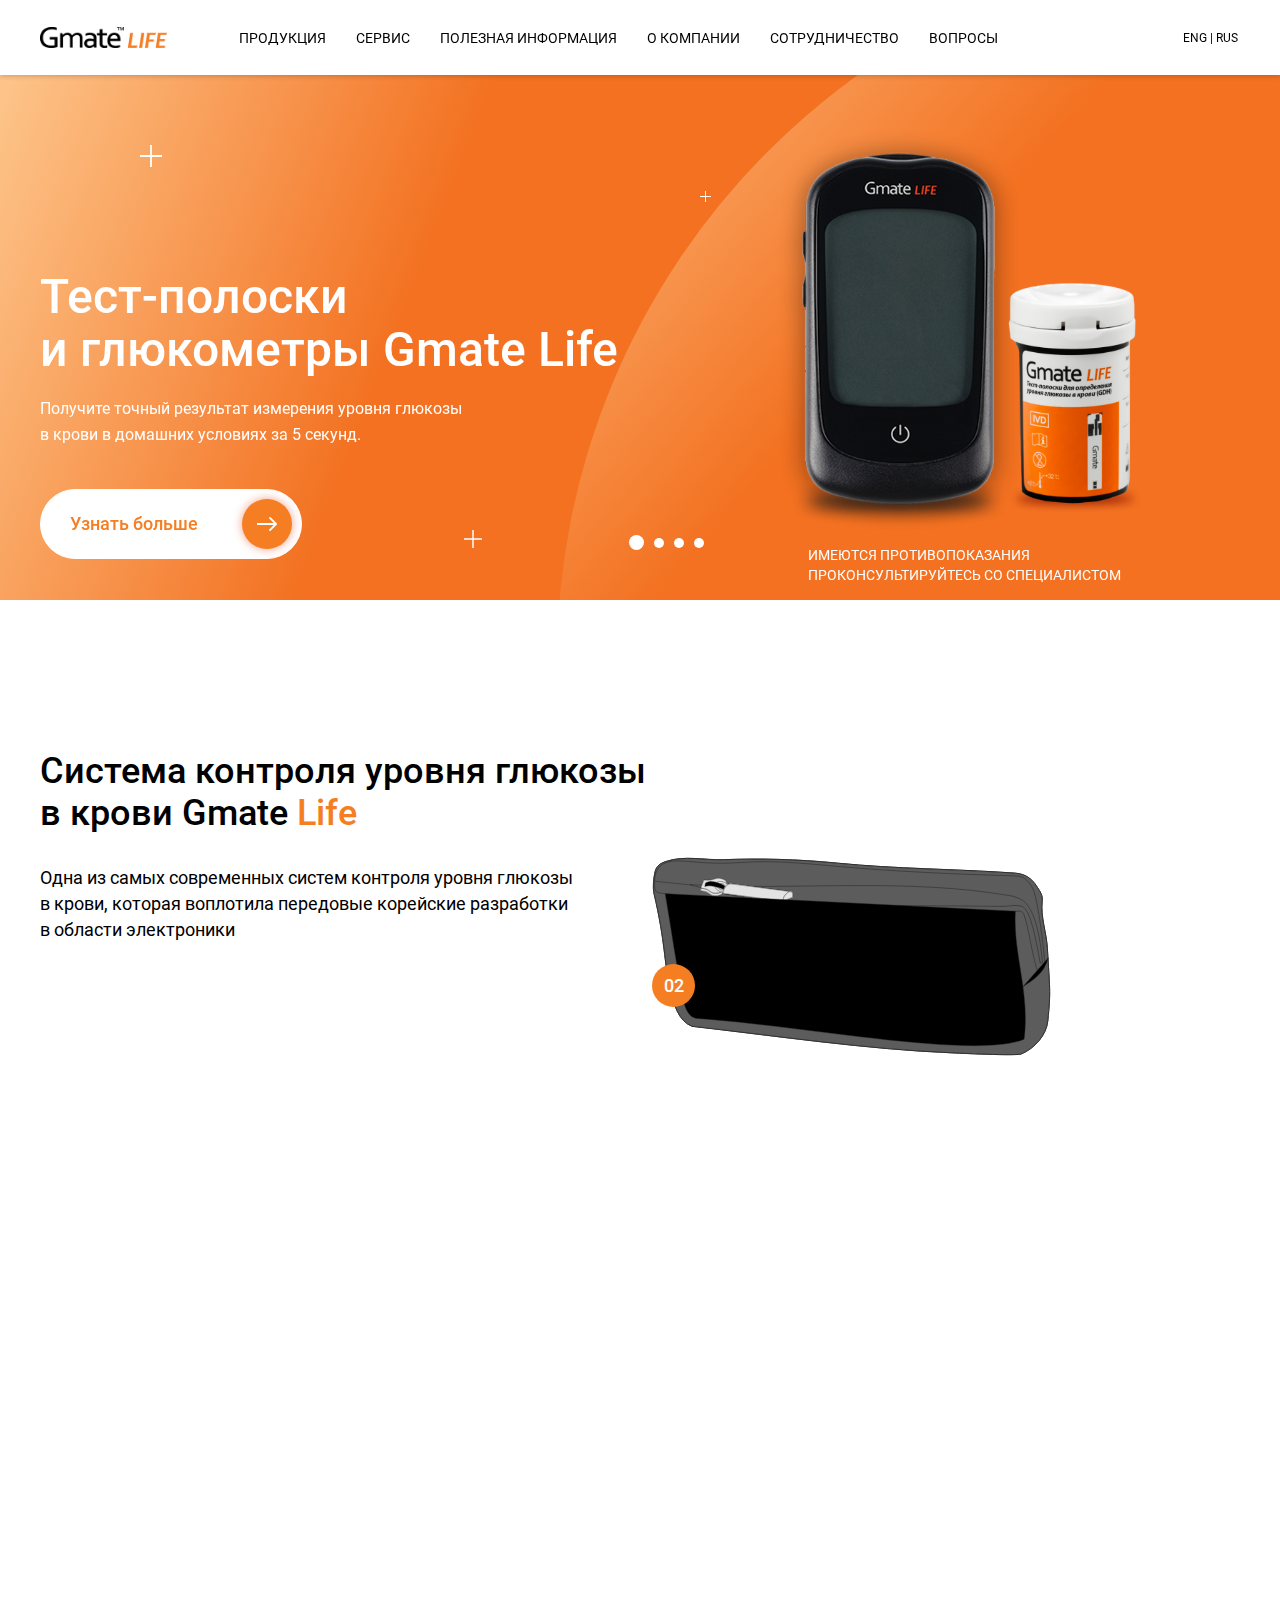
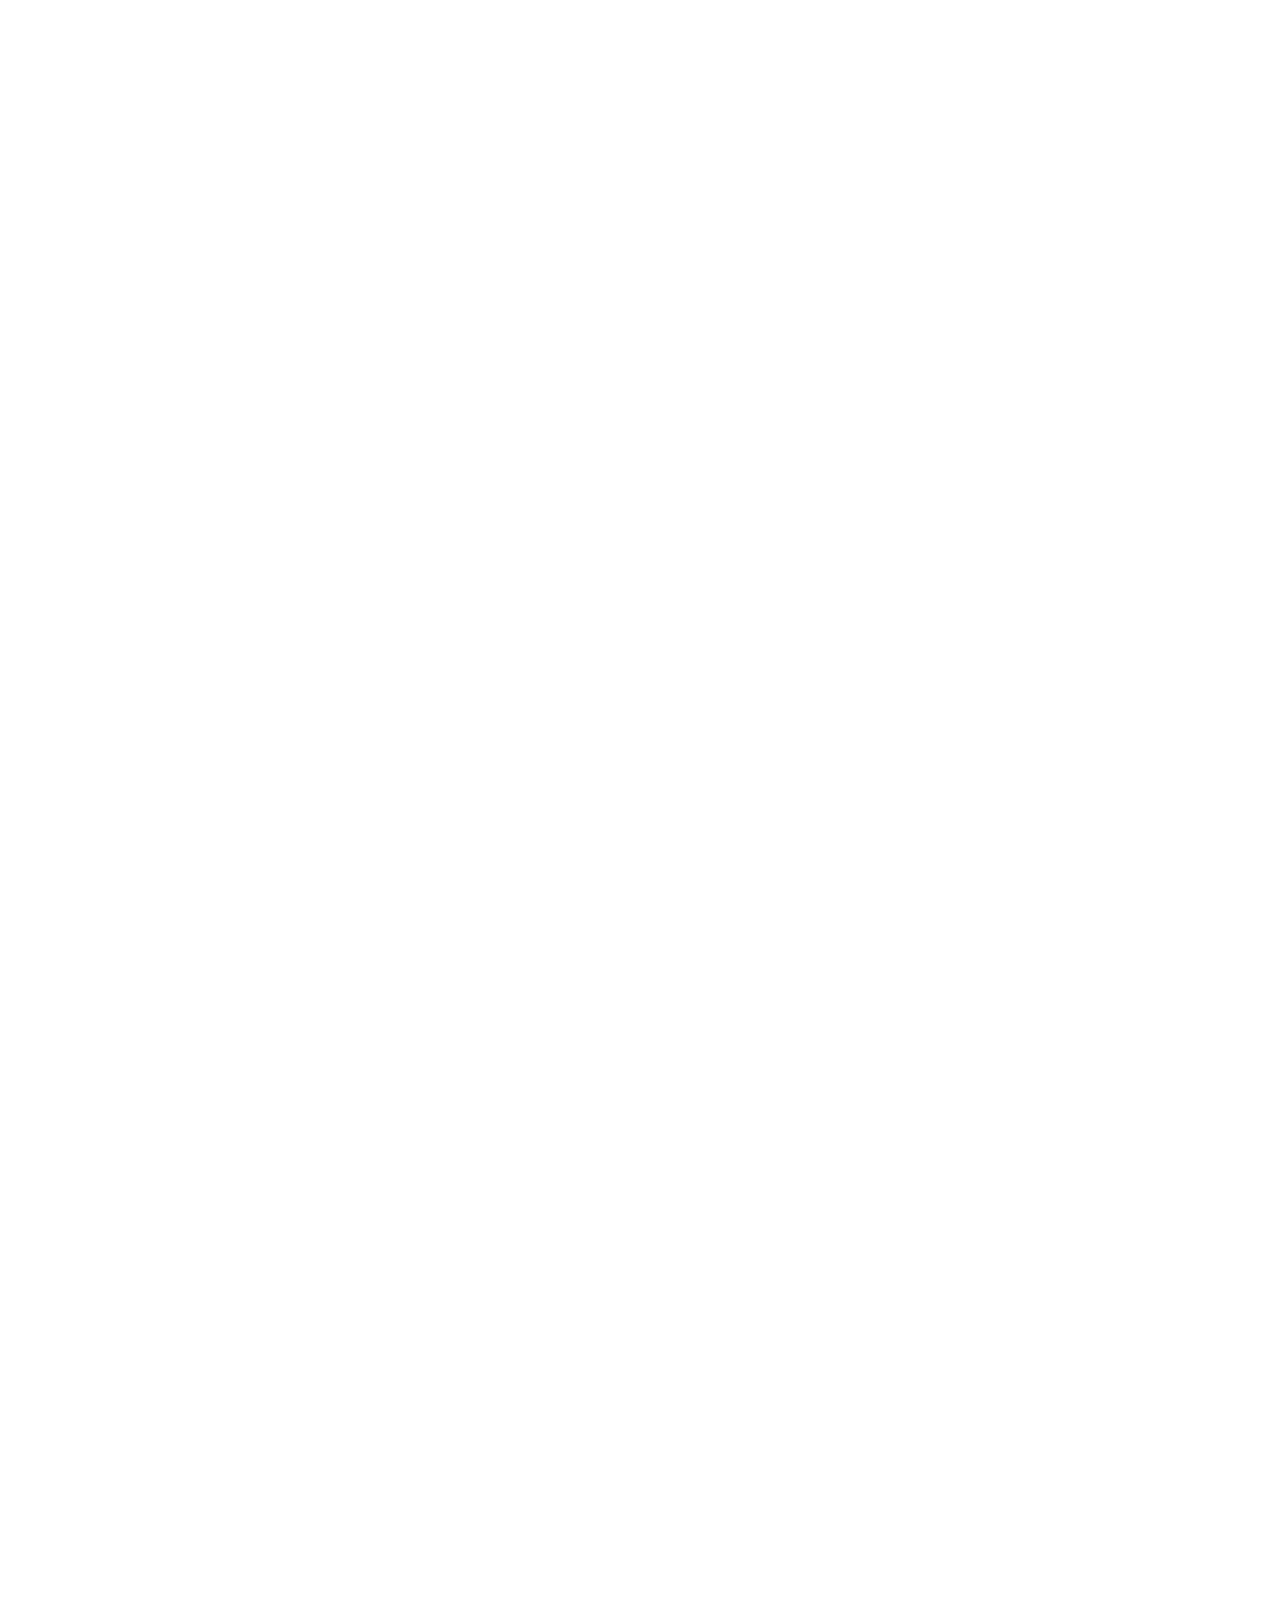
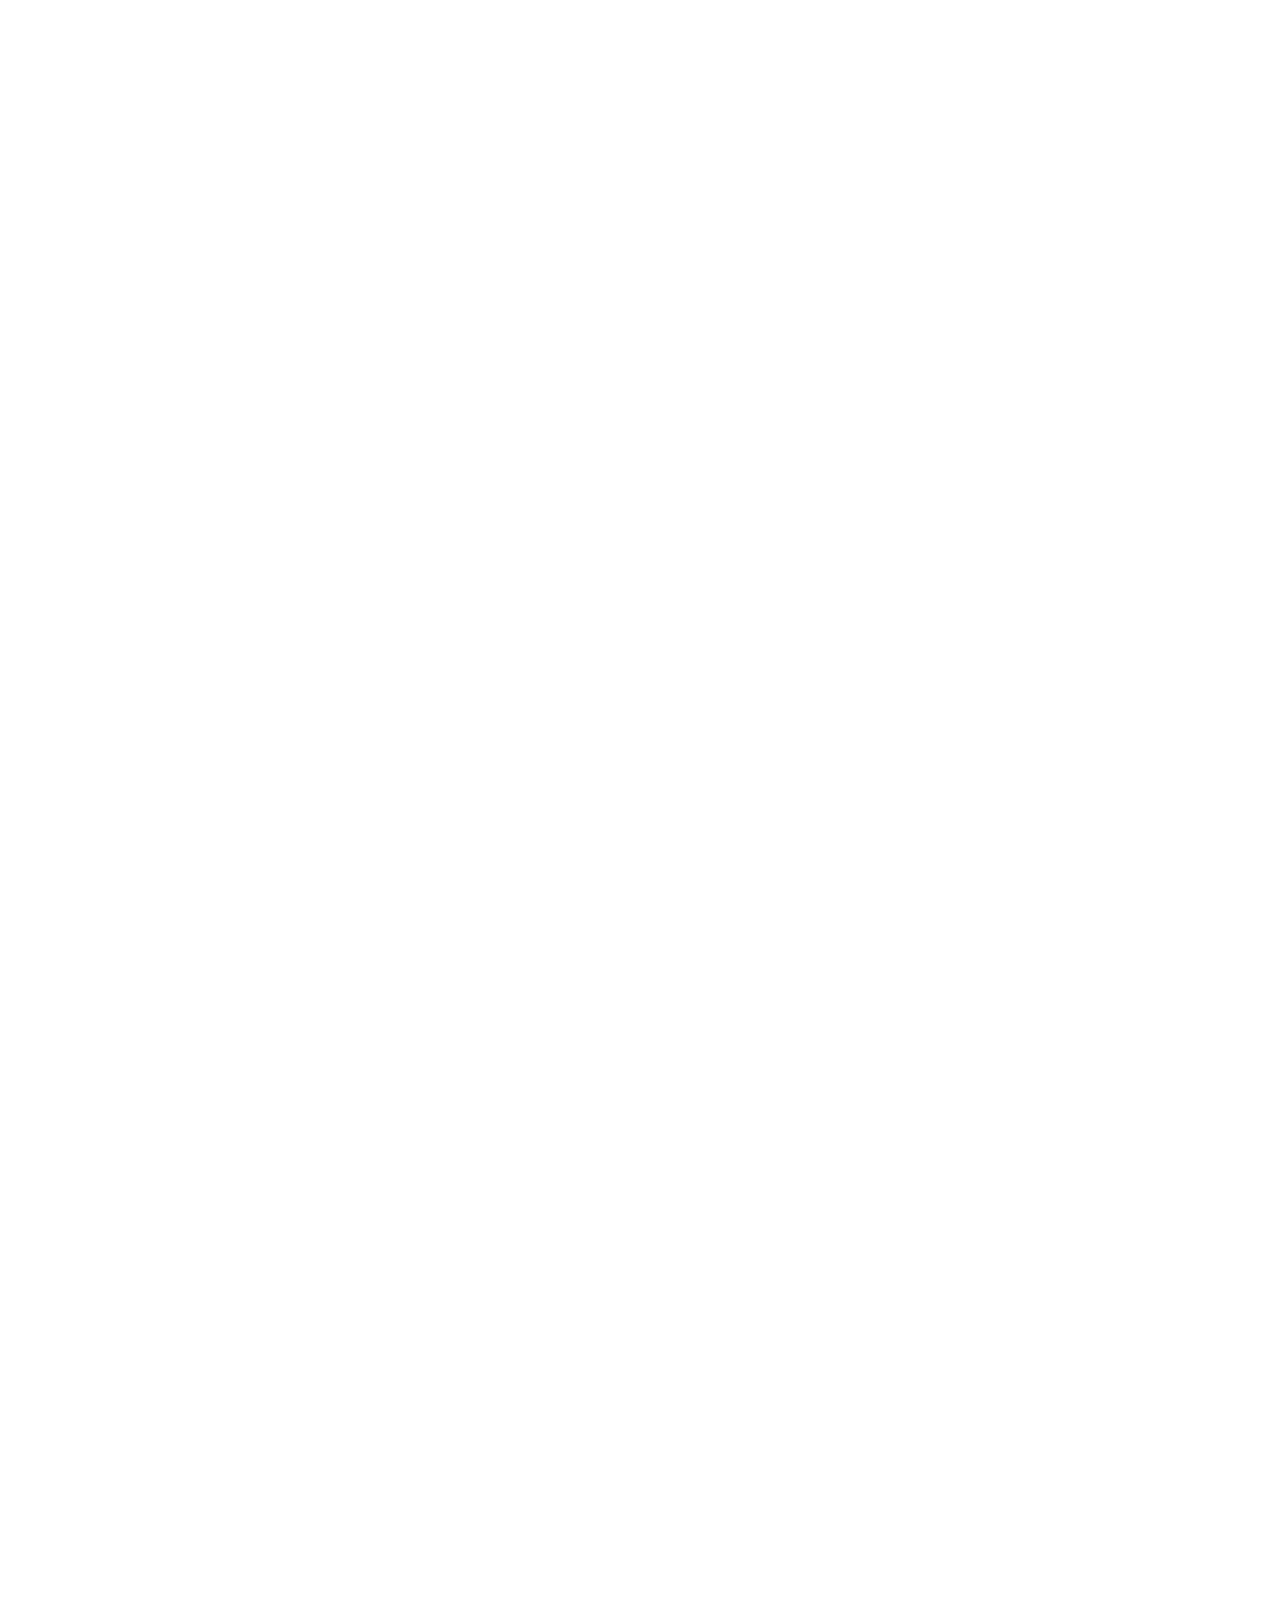
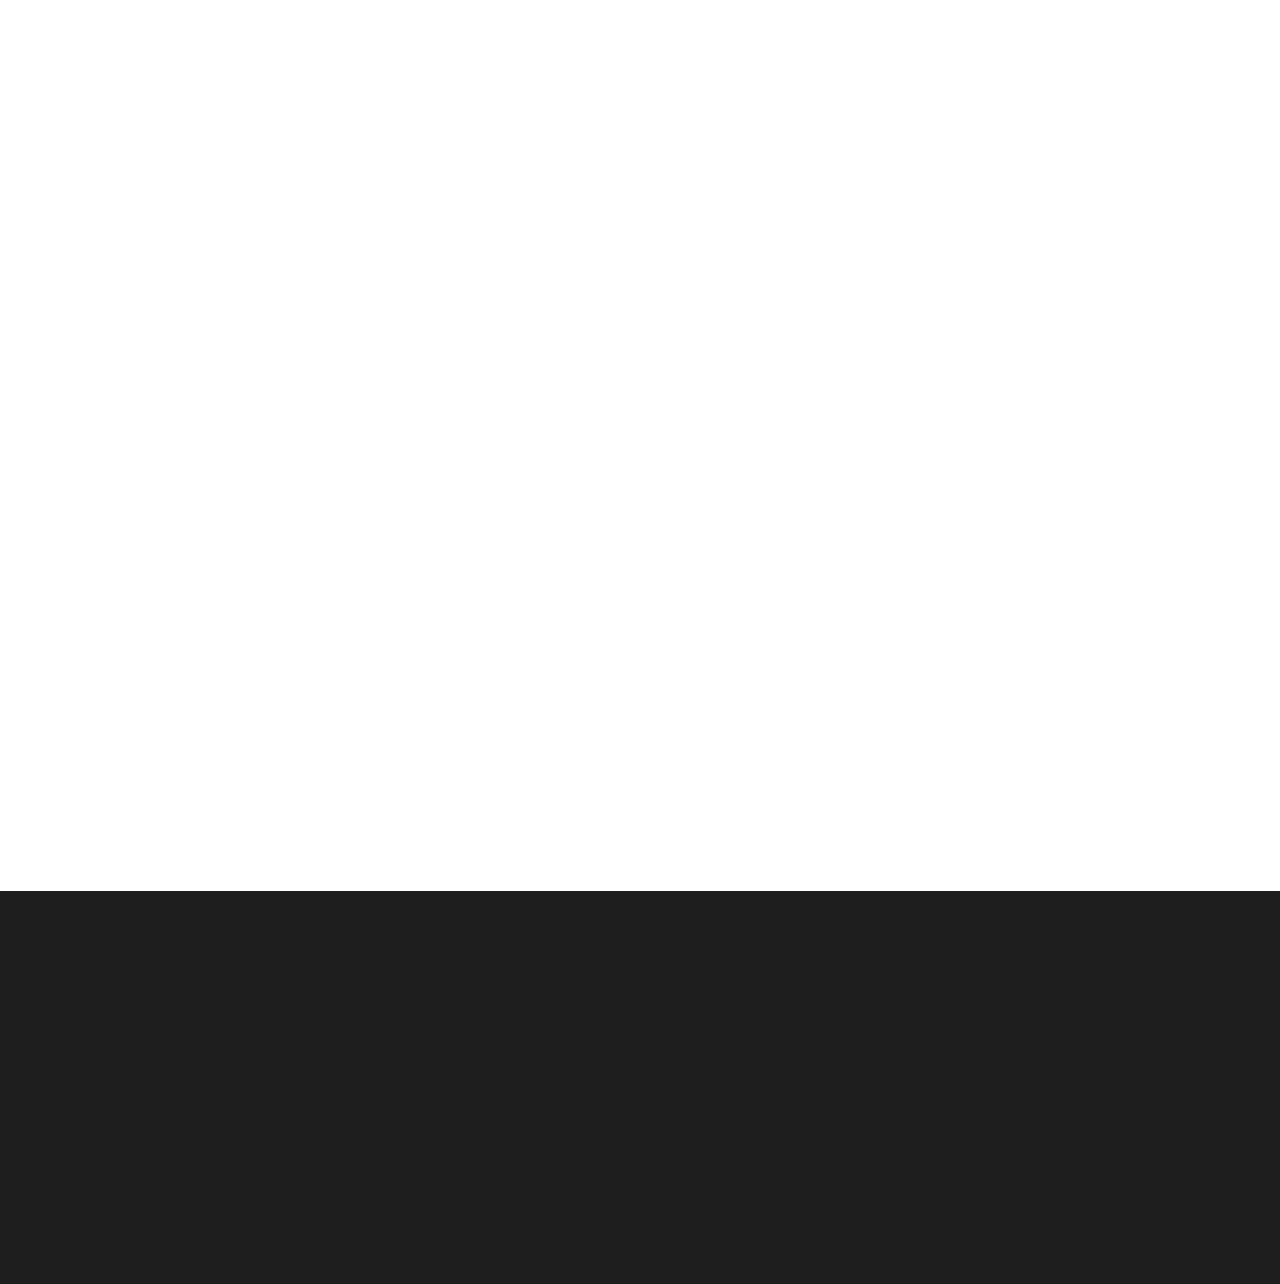
<file: index.html>
<title>Тест-полоски и глюкометры Gmate Life</title><!DOCTYPE html>
<html lang="ru">
	<head>
		<script src="https://cdnjs.cloudflare.com/ajax/libs/wow/1.1.2/wow.min.js"></script><script>new WOW().init();</script>
		<script src="https://api-maps.yandex.ru/2.1/?apikey=5ff531b7-9a7c-40b8-b586-c9571b8253c9&amp;lang=ru_RU" type="text/javascript"></script>
		<meta charset="utf-8">
		<meta http-equiv="X-UA-Compatible" content="IE=edge">
		<meta name="viewport" content="width=device-width, user-scalable=no, initial-scale=1.0, maximum-scale=1.0, minimum-scale=1.0">
		<link rel="icon" href="images/favicon.ico">
		<link rel="stylesheet" href="css/main.css?v=1603003085549">
		<link rel="stylesheet" href="https://vjs.zencdn.net/7.8.4/video-js.css">
		<link rel="stylesheet" href="https://cdnjs.cloudflare.com/ajax/libs/animate.css/4.1.1/animate.min.css">
	</head>
	<body>
		<div class="wrapper">
			<div class="content">
				<header class="header">
					<div class="container">
						<div class="header__wrap"><a class="header__logo" href="/"><img src="images/logo.png" alt="logo"></a>
							<div class="nav__wrap">
								<div class="nav__wrap-squares">
									<div class="squares" style="margin:0 0 90px;">
										<div class="square square--1" style="width:7px;height:7px;margin:0 90px 0 0;"></div>
										<div class="square square--2" style="width:7px;height:7px;margin:0 90px 0 0;"></div>
										<div class="square square--3" style="width:7px;height:7px;margin:0 90px 0 0;"></div>
										<div class="square square--4" style="width:7px;height:7px;margin:0 90px 0 0;"></div>
										<div class="square square--5" style="width:7px;height:7px;margin:0 90px 0 0;"></div>
										<div class="square square--6" style="width:7px;height:7px;margin:0 90px 0 0;"></div>
										<div class="square square--7" style="width:7px;height:7px;margin:0 90px 0 0;"></div>
										<div class="square square--8" style="width:7px;height:7px;margin:0 90px 0 0;"></div>
										<div class="square square--9" style="width:7px;height:7px;margin:0 90px 0 0;"></div>
										<div class="square square--10" style="width:7px;height:7px;margin:0 90px 0 0;"></div>
										<div class="square square--11" style="width:7px;height:7px;margin:0 90px 0 0;"></div>
										<div class="square square--12" style="width:7px;height:7px;margin:0 90px 0 0;"></div>
										<div class="square square--13" style="width:7px;height:7px;margin:0 90px 0 0;"></div>
										<div class="square square--14" style="width:7px;height:7px;margin:0 90px 0 0;"></div>
										<div class="square square--15" style="width:7px;height:7px;margin:0 90px 0 0;"></div>
										<div class="square square--16" style="width:7px;height:7px;margin:0 90px 0 0;"></div>
										<div class="square square--17" style="width:7px;height:7px;margin:0 90px 0 0;"></div>
										<div class="square square--18" style="width:7px;height:7px;margin:0 90px 0 0;"></div>
										<div class="square square--19" style="width:7px;height:7px;margin:0 90px 0 0;"></div>
										<div class="square square--20" style="width:7px;height:7px;margin:0 90px 0 0;"></div>
									</div>
									<div class="squares" style="margin:0 0 90px;">
										<div class="square square--1" style="width:7px;height:7px;margin:0 90px 0 0;"></div>
										<div class="square square--2" style="width:7px;height:7px;margin:0 90px 0 0;"></div>
										<div class="square square--3" style="width:7px;height:7px;margin:0 90px 0 0;"></div>
										<div class="square square--4" style="width:7px;height:7px;margin:0 90px 0 0;"></div>
										<div class="square square--5" style="width:7px;height:7px;margin:0 90px 0 0;"></div>
										<div class="square square--6" style="width:7px;height:7px;margin:0 90px 0 0;"></div>
										<div class="square square--7" style="width:7px;height:7px;margin:0 90px 0 0;"></div>
										<div class="square square--8" style="width:7px;height:7px;margin:0 90px 0 0;"></div>
										<div class="square square--9" style="width:7px;height:7px;margin:0 90px 0 0;"></div>
										<div class="square square--10" style="width:7px;height:7px;margin:0 90px 0 0;"></div>
										<div class="square square--11" style="width:7px;height:7px;margin:0 90px 0 0;"></div>
										<div class="square square--12" style="width:7px;height:7px;margin:0 90px 0 0;"></div>
										<div class="square square--13" style="width:7px;height:7px;margin:0 90px 0 0;"></div>
										<div class="square square--14" style="width:7px;height:7px;margin:0 90px 0 0;"></div>
										<div class="square square--15" style="width:7px;height:7px;margin:0 90px 0 0;"></div>
										<div class="square square--16" style="width:7px;height:7px;margin:0 90px 0 0;"></div>
										<div class="square square--17" style="width:7px;height:7px;margin:0 90px 0 0;"></div>
										<div class="square square--18" style="width:7px;height:7px;margin:0 90px 0 0;"></div>
										<div class="square square--19" style="width:7px;height:7px;margin:0 90px 0 0;"></div>
										<div class="square square--20" style="width:7px;height:7px;margin:0 90px 0 0;"></div>
									</div>
									<div class="squares" style="margin:0 0 90px;">
										<div class="square square--1" style="width:7px;height:7px;margin:0 90px 0 0;"></div>
										<div class="square square--2" style="width:7px;height:7px;margin:0 90px 0 0;"></div>
										<div class="square square--3" style="width:7px;height:7px;margin:0 90px 0 0;"></div>
										<div class="square square--4" style="width:7px;height:7px;margin:0 90px 0 0;"></div>
										<div class="square square--5" style="width:7px;height:7px;margin:0 90px 0 0;"></div>
										<div class="square square--6" style="width:7px;height:7px;margin:0 90px 0 0;"></div>
										<div class="square square--7" style="width:7px;height:7px;margin:0 90px 0 0;"></div>
										<div class="square square--8" style="width:7px;height:7px;margin:0 90px 0 0;"></div>
										<div class="square square--9" style="width:7px;height:7px;margin:0 90px 0 0;"></div>
										<div class="square square--10" style="width:7px;height:7px;margin:0 90px 0 0;"></div>
										<div class="square square--11" style="width:7px;height:7px;margin:0 90px 0 0;"></div>
										<div class="square square--12" style="width:7px;height:7px;margin:0 90px 0 0;"></div>
										<div class="square square--13" style="width:7px;height:7px;margin:0 90px 0 0;"></div>
										<div class="square square--14" style="width:7px;height:7px;margin:0 90px 0 0;"></div>
										<div class="square square--15" style="width:7px;height:7px;margin:0 90px 0 0;"></div>
										<div class="square square--16" style="width:7px;height:7px;margin:0 90px 0 0;"></div>
										<div class="square square--17" style="width:7px;height:7px;margin:0 90px 0 0;"></div>
										<div class="square square--18" style="width:7px;height:7px;margin:0 90px 0 0;"></div>
										<div class="square square--19" style="width:7px;height:7px;margin:0 90px 0 0;"></div>
										<div class="square square--20" style="width:7px;height:7px;margin:0 90px 0 0;"></div>
									</div>
									<div class="squares" style="margin:0 0 90px;">
										<div class="square square--1" style="width:7px;height:7px;margin:0 90px 0 0;"></div>
										<div class="square square--2" style="width:7px;height:7px;margin:0 90px 0 0;"></div>
										<div class="square square--3" style="width:7px;height:7px;margin:0 90px 0 0;"></div>
										<div class="square square--4" style="width:7px;height:7px;margin:0 90px 0 0;"></div>
										<div class="square square--5" style="width:7px;height:7px;margin:0 90px 0 0;"></div>
										<div class="square square--6" style="width:7px;height:7px;margin:0 90px 0 0;"></div>
										<div class="square square--7" style="width:7px;height:7px;margin:0 90px 0 0;"></div>
										<div class="square square--8" style="width:7px;height:7px;margin:0 90px 0 0;"></div>
										<div class="square square--9" style="width:7px;height:7px;margin:0 90px 0 0;"></div>
										<div class="square square--10" style="width:7px;height:7px;margin:0 90px 0 0;"></div>
										<div class="square square--11" style="width:7px;height:7px;margin:0 90px 0 0;"></div>
										<div class="square square--12" style="width:7px;height:7px;margin:0 90px 0 0;"></div>
										<div class="square square--13" style="width:7px;height:7px;margin:0 90px 0 0;"></div>
										<div class="square square--14" style="width:7px;height:7px;margin:0 90px 0 0;"></div>
										<div class="square square--15" style="width:7px;height:7px;margin:0 90px 0 0;"></div>
										<div class="square square--16" style="width:7px;height:7px;margin:0 90px 0 0;"></div>
										<div class="square square--17" style="width:7px;height:7px;margin:0 90px 0 0;"></div>
										<div class="square square--18" style="width:7px;height:7px;margin:0 90px 0 0;"></div>
										<div class="square square--19" style="width:7px;height:7px;margin:0 90px 0 0;"></div>
										<div class="square square--20" style="width:7px;height:7px;margin:0 90px 0 0;"></div>
									</div>
									<div class="squares" style="margin:0 0 90px;">
										<div class="square square--1" style="width:7px;height:7px;margin:0 90px 0 0;"></div>
										<div class="square square--2" style="width:7px;height:7px;margin:0 90px 0 0;"></div>
										<div class="square square--3" style="width:7px;height:7px;margin:0 90px 0 0;"></div>
										<div class="square square--4" style="width:7px;height:7px;margin:0 90px 0 0;"></div>
										<div class="square square--5" style="width:7px;height:7px;margin:0 90px 0 0;"></div>
										<div class="square square--6" style="width:7px;height:7px;margin:0 90px 0 0;"></div>
										<div class="square square--7" style="width:7px;height:7px;margin:0 90px 0 0;"></div>
										<div class="square square--8" style="width:7px;height:7px;margin:0 90px 0 0;"></div>
										<div class="square square--9" style="width:7px;height:7px;margin:0 90px 0 0;"></div>
										<div class="square square--10" style="width:7px;height:7px;margin:0 90px 0 0;"></div>
										<div class="square square--11" style="width:7px;height:7px;margin:0 90px 0 0;"></div>
										<div class="square square--12" style="width:7px;height:7px;margin:0 90px 0 0;"></div>
										<div class="square square--13" style="width:7px;height:7px;margin:0 90px 0 0;"></div>
										<div class="square square--14" style="width:7px;height:7px;margin:0 90px 0 0;"></div>
										<div class="square square--15" style="width:7px;height:7px;margin:0 90px 0 0;"></div>
										<div class="square square--16" style="width:7px;height:7px;margin:0 90px 0 0;"></div>
										<div class="square square--17" style="width:7px;height:7px;margin:0 90px 0 0;"></div>
										<div class="square square--18" style="width:7px;height:7px;margin:0 90px 0 0;"></div>
										<div class="square square--19" style="width:7px;height:7px;margin:0 90px 0 0;"></div>
										<div class="square square--20" style="width:7px;height:7px;margin:0 90px 0 0;"></div>
									</div>
								</div>
								<nav class="nav">
									<ul class="nav__list">
										<li><a class="nav__item" href="/production.html"><span>Продукция</span></a></li>
										<li><a class="nav__item" href="/service.html"><span>Сервис</span></a></li>
										<li><a class="nav__item" href="/useful-information.html"><span>Полезная информация</span></a></li>
										<li><a class="nav__item" href="/about-company.html"><span>О компании</span></a></li>
										<li><a class="nav__item" href="/partnership.html"><span>Сотрудничество</span></a></li>
										<li><a class="nav__item" href="/questions.html"><span>Вопросы</span></a></li>
									</ul>
								</nav><a class="nav__lang" href="#"><span>Eng | Rus</span></a>
							</div>
							<button class="nav__burger" type="button">
								<div class="nav__burger-item nav__burger-item--one"></div>
								<div class="nav__burger-item nav__burger-item--two"></div>
								<div class="nav__burger-item nav__burger-item--three"></div>
							</button>
						</div>
					</div>
				</header>
				<section class="banner">
					<div class="banner__pluses wow animate__animated animate__fadeIn my-delay-3">
						<svg class="plus plus--1">
							<use xlink:href="images/sprites.svg#plus"></use>
						</svg>
						<svg class="plus plus--2">
							<use xlink:href="images/sprites.svg#plus"></use>
						</svg>
						<svg class="plus plus--3">
							<use xlink:href="images/sprites.svg#plus"></use>
						</svg>
					</div>
					<div class="banner__ellipse"></div>
					<div class="banner__group-of-squares">
						<div class="squares" style="margin:0 0 90px;">
							<div class="square square--1" style="width:7px;height:7px;margin:0 90px 0 0;"></div>
							<div class="square square--2" style="width:7px;height:7px;margin:0 90px 0 0;"></div>
							<div class="square square--3" style="width:7px;height:7px;margin:0 90px 0 0;"></div>
							<div class="square square--4" style="width:7px;height:7px;margin:0 90px 0 0;"></div>
							<div class="square square--5" style="width:7px;height:7px;margin:0 90px 0 0;"></div>
							<div class="square square--6" style="width:7px;height:7px;margin:0 90px 0 0;"></div>
							<div class="square square--7" style="width:7px;height:7px;margin:0 90px 0 0;"></div>
							<div class="square square--8" style="width:7px;height:7px;margin:0 90px 0 0;"></div>
							<div class="square square--9" style="width:7px;height:7px;margin:0 90px 0 0;"></div>
							<div class="square square--10" style="width:7px;height:7px;margin:0 90px 0 0;"></div>
							<div class="square square--11" style="width:7px;height:7px;margin:0 90px 0 0;"></div>
							<div class="square square--12" style="width:7px;height:7px;margin:0 90px 0 0;"></div>
							<div class="square square--13" style="width:7px;height:7px;margin:0 90px 0 0;"></div>
							<div class="square square--14" style="width:7px;height:7px;margin:0 90px 0 0;"></div>
							<div class="square square--15" style="width:7px;height:7px;margin:0 90px 0 0;"></div>
							<div class="square square--16" style="width:7px;height:7px;margin:0 90px 0 0;"></div>
							<div class="square square--17" style="width:7px;height:7px;margin:0 90px 0 0;"></div>
							<div class="square square--18" style="width:7px;height:7px;margin:0 90px 0 0;"></div>
							<div class="square square--19" style="width:7px;height:7px;margin:0 90px 0 0;"></div>
							<div class="square square--20" style="width:7px;height:7px;margin:0 90px 0 0;"></div>
						</div>
						<div class="squares" style="margin:0 0 90px;">
							<div class="square square--1" style="width:7px;height:7px;margin:0 90px 0 0;"></div>
							<div class="square square--2" style="width:7px;height:7px;margin:0 90px 0 0;"></div>
							<div class="square square--3" style="width:7px;height:7px;margin:0 90px 0 0;"></div>
							<div class="square square--4" style="width:7px;height:7px;margin:0 90px 0 0;"></div>
							<div class="square square--5" style="width:7px;height:7px;margin:0 90px 0 0;"></div>
							<div class="square square--6" style="width:7px;height:7px;margin:0 90px 0 0;"></div>
							<div class="square square--7" style="width:7px;height:7px;margin:0 90px 0 0;"></div>
							<div class="square square--8" style="width:7px;height:7px;margin:0 90px 0 0;"></div>
							<div class="square square--9" style="width:7px;height:7px;margin:0 90px 0 0;"></div>
							<div class="square square--10" style="width:7px;height:7px;margin:0 90px 0 0;"></div>
							<div class="square square--11" style="width:7px;height:7px;margin:0 90px 0 0;"></div>
							<div class="square square--12" style="width:7px;height:7px;margin:0 90px 0 0;"></div>
							<div class="square square--13" style="width:7px;height:7px;margin:0 90px 0 0;"></div>
							<div class="square square--14" style="width:7px;height:7px;margin:0 90px 0 0;"></div>
							<div class="square square--15" style="width:7px;height:7px;margin:0 90px 0 0;"></div>
							<div class="square square--16" style="width:7px;height:7px;margin:0 90px 0 0;"></div>
							<div class="square square--17" style="width:7px;height:7px;margin:0 90px 0 0;"></div>
							<div class="square square--18" style="width:7px;height:7px;margin:0 90px 0 0;"></div>
							<div class="square square--19" style="width:7px;height:7px;margin:0 90px 0 0;"></div>
							<div class="square square--20" style="width:7px;height:7px;margin:0 90px 0 0;"></div>
						</div>
						<div class="squares" style="margin:0 0 90px;">
							<div class="square square--1" style="width:7px;height:7px;margin:0 90px 0 0;"></div>
							<div class="square square--2" style="width:7px;height:7px;margin:0 90px 0 0;"></div>
							<div class="square square--3" style="width:7px;height:7px;margin:0 90px 0 0;"></div>
							<div class="square square--4" style="width:7px;height:7px;margin:0 90px 0 0;"></div>
							<div class="square square--5" style="width:7px;height:7px;margin:0 90px 0 0;"></div>
							<div class="square square--6" style="width:7px;height:7px;margin:0 90px 0 0;"></div>
							<div class="square square--7" style="width:7px;height:7px;margin:0 90px 0 0;"></div>
							<div class="square square--8" style="width:7px;height:7px;margin:0 90px 0 0;"></div>
							<div class="square square--9" style="width:7px;height:7px;margin:0 90px 0 0;"></div>
							<div class="square square--10" style="width:7px;height:7px;margin:0 90px 0 0;"></div>
							<div class="square square--11" style="width:7px;height:7px;margin:0 90px 0 0;"></div>
							<div class="square square--12" style="width:7px;height:7px;margin:0 90px 0 0;"></div>
							<div class="square square--13" style="width:7px;height:7px;margin:0 90px 0 0;"></div>
							<div class="square square--14" style="width:7px;height:7px;margin:0 90px 0 0;"></div>
							<div class="square square--15" style="width:7px;height:7px;margin:0 90px 0 0;"></div>
							<div class="square square--16" style="width:7px;height:7px;margin:0 90px 0 0;"></div>
							<div class="square square--17" style="width:7px;height:7px;margin:0 90px 0 0;"></div>
							<div class="square square--18" style="width:7px;height:7px;margin:0 90px 0 0;"></div>
							<div class="square square--19" style="width:7px;height:7px;margin:0 90px 0 0;"></div>
							<div class="square square--20" style="width:7px;height:7px;margin:0 90px 0 0;"></div>
						</div>
						<div class="squares" style="margin:0 0 90px;">
							<div class="square square--1" style="width:7px;height:7px;margin:0 90px 0 0;"></div>
							<div class="square square--2" style="width:7px;height:7px;margin:0 90px 0 0;"></div>
							<div class="square square--3" style="width:7px;height:7px;margin:0 90px 0 0;"></div>
							<div class="square square--4" style="width:7px;height:7px;margin:0 90px 0 0;"></div>
							<div class="square square--5" style="width:7px;height:7px;margin:0 90px 0 0;"></div>
							<div class="square square--6" style="width:7px;height:7px;margin:0 90px 0 0;"></div>
							<div class="square square--7" style="width:7px;height:7px;margin:0 90px 0 0;"></div>
							<div class="square square--8" style="width:7px;height:7px;margin:0 90px 0 0;"></div>
							<div class="square square--9" style="width:7px;height:7px;margin:0 90px 0 0;"></div>
							<div class="square square--10" style="width:7px;height:7px;margin:0 90px 0 0;"></div>
							<div class="square square--11" style="width:7px;height:7px;margin:0 90px 0 0;"></div>
							<div class="square square--12" style="width:7px;height:7px;margin:0 90px 0 0;"></div>
							<div class="square square--13" style="width:7px;height:7px;margin:0 90px 0 0;"></div>
							<div class="square square--14" style="width:7px;height:7px;margin:0 90px 0 0;"></div>
							<div class="square square--15" style="width:7px;height:7px;margin:0 90px 0 0;"></div>
							<div class="square square--16" style="width:7px;height:7px;margin:0 90px 0 0;"></div>
							<div class="square square--17" style="width:7px;height:7px;margin:0 90px 0 0;"></div>
							<div class="square square--18" style="width:7px;height:7px;margin:0 90px 0 0;"></div>
							<div class="square square--19" style="width:7px;height:7px;margin:0 90px 0 0;"></div>
							<div class="square square--20" style="width:7px;height:7px;margin:0 90px 0 0;"></div>
						</div>
						<div class="squares" style="margin:0 0 90px;">
							<div class="square square--1" style="width:7px;height:7px;margin:0 90px 0 0;"></div>
							<div class="square square--2" style="width:7px;height:7px;margin:0 90px 0 0;"></div>
							<div class="square square--3" style="width:7px;height:7px;margin:0 90px 0 0;"></div>
							<div class="square square--4" style="width:7px;height:7px;margin:0 90px 0 0;"></div>
							<div class="square square--5" style="width:7px;height:7px;margin:0 90px 0 0;"></div>
							<div class="square square--6" style="width:7px;height:7px;margin:0 90px 0 0;"></div>
							<div class="square square--7" style="width:7px;height:7px;margin:0 90px 0 0;"></div>
							<div class="square square--8" style="width:7px;height:7px;margin:0 90px 0 0;"></div>
							<div class="square square--9" style="width:7px;height:7px;margin:0 90px 0 0;"></div>
							<div class="square square--10" style="width:7px;height:7px;margin:0 90px 0 0;"></div>
							<div class="square square--11" style="width:7px;height:7px;margin:0 90px 0 0;"></div>
							<div class="square square--12" style="width:7px;height:7px;margin:0 90px 0 0;"></div>
							<div class="square square--13" style="width:7px;height:7px;margin:0 90px 0 0;"></div>
							<div class="square square--14" style="width:7px;height:7px;margin:0 90px 0 0;"></div>
							<div class="square square--15" style="width:7px;height:7px;margin:0 90px 0 0;"></div>
							<div class="square square--16" style="width:7px;height:7px;margin:0 90px 0 0;"></div>
							<div class="square square--17" style="width:7px;height:7px;margin:0 90px 0 0;"></div>
							<div class="square square--18" style="width:7px;height:7px;margin:0 90px 0 0;"></div>
							<div class="square square--19" style="width:7px;height:7px;margin:0 90px 0 0;"></div>
							<div class="square square--20" style="width:7px;height:7px;margin:0 90px 0 0;"></div>
						</div>
						<div class="squares" style="margin:0 0 90px;">
							<div class="square square--1" style="width:7px;height:7px;margin:0 90px 0 0;"></div>
							<div class="square square--2" style="width:7px;height:7px;margin:0 90px 0 0;"></div>
							<div class="square square--3" style="width:7px;height:7px;margin:0 90px 0 0;"></div>
							<div class="square square--4" style="width:7px;height:7px;margin:0 90px 0 0;"></div>
							<div class="square square--5" style="width:7px;height:7px;margin:0 90px 0 0;"></div>
							<div class="square square--6" style="width:7px;height:7px;margin:0 90px 0 0;"></div>
							<div class="square square--7" style="width:7px;height:7px;margin:0 90px 0 0;"></div>
							<div class="square square--8" style="width:7px;height:7px;margin:0 90px 0 0;"></div>
							<div class="square square--9" style="width:7px;height:7px;margin:0 90px 0 0;"></div>
							<div class="square square--10" style="width:7px;height:7px;margin:0 90px 0 0;"></div>
							<div class="square square--11" style="width:7px;height:7px;margin:0 90px 0 0;"></div>
							<div class="square square--12" style="width:7px;height:7px;margin:0 90px 0 0;"></div>
							<div class="square square--13" style="width:7px;height:7px;margin:0 90px 0 0;"></div>
							<div class="square square--14" style="width:7px;height:7px;margin:0 90px 0 0;"></div>
							<div class="square square--15" style="width:7px;height:7px;margin:0 90px 0 0;"></div>
							<div class="square square--16" style="width:7px;height:7px;margin:0 90px 0 0;"></div>
							<div class="square square--17" style="width:7px;height:7px;margin:0 90px 0 0;"></div>
							<div class="square square--18" style="width:7px;height:7px;margin:0 90px 0 0;"></div>
							<div class="square square--19" style="width:7px;height:7px;margin:0 90px 0 0;"></div>
							<div class="square square--20" style="width:7px;height:7px;margin:0 90px 0 0;"></div>
						</div>
						<div class="squares" style="margin:0 0 90px;">
							<div class="square square--1" style="width:7px;height:7px;margin:0 90px 0 0;"></div>
							<div class="square square--2" style="width:7px;height:7px;margin:0 90px 0 0;"></div>
							<div class="square square--3" style="width:7px;height:7px;margin:0 90px 0 0;"></div>
							<div class="square square--4" style="width:7px;height:7px;margin:0 90px 0 0;"></div>
							<div class="square square--5" style="width:7px;height:7px;margin:0 90px 0 0;"></div>
							<div class="square square--6" style="width:7px;height:7px;margin:0 90px 0 0;"></div>
							<div class="square square--7" style="width:7px;height:7px;margin:0 90px 0 0;"></div>
							<div class="square square--8" style="width:7px;height:7px;margin:0 90px 0 0;"></div>
							<div class="square square--9" style="width:7px;height:7px;margin:0 90px 0 0;"></div>
							<div class="square square--10" style="width:7px;height:7px;margin:0 90px 0 0;"></div>
							<div class="square square--11" style="width:7px;height:7px;margin:0 90px 0 0;"></div>
							<div class="square square--12" style="width:7px;height:7px;margin:0 90px 0 0;"></div>
							<div class="square square--13" style="width:7px;height:7px;margin:0 90px 0 0;"></div>
							<div class="square square--14" style="width:7px;height:7px;margin:0 90px 0 0;"></div>
							<div class="square square--15" style="width:7px;height:7px;margin:0 90px 0 0;"></div>
							<div class="square square--16" style="width:7px;height:7px;margin:0 90px 0 0;"></div>
							<div class="square square--17" style="width:7px;height:7px;margin:0 90px 0 0;"></div>
							<div class="square square--18" style="width:7px;height:7px;margin:0 90px 0 0;"></div>
							<div class="square square--19" style="width:7px;height:7px;margin:0 90px 0 0;"></div>
							<div class="square square--20" style="width:7px;height:7px;margin:0 90px 0 0;"></div>
						</div>
					</div>
					<div class="banner__wrap">
						<div class="banner__item-wrap">
							<div class="container">
								<div class="banner__item">
									<div class="banner__info wow animate__animated animate__fadeInDown">
										<h1 class="banner__title">Тест-полоски<br>и&nbsp;глюкометры Gmate Life</h1>
										<p class="banner__desc">Получите точный результат измерения уровня глюкозы в&nbsp;крови в&nbsp;домашних условиях за&nbsp;5&nbsp;секунд.</p><a class="btn--white btn" href="card.html"><span class="btn__text">Узнать больше</span><span class="btn__svg">
												<svg>
													<use xlink:href="images/sprites.svg#arrow"></use>
												</svg></span></a>
									</div>
									<div class="banner__slide">
										<div class="banner__img"><img src="images/banner/slide-1.png" alt="gmate"></div>
										<div class="banner__slide-desc">Имеются противопоказания проконсультируйтесь со специалистом</div>
									</div>
								</div>
							</div>
						</div>
						<div class="banner__item-wrap">
							<div class="container">
								<div class="banner__item">
									<div class="banner__info wow animate__animated animate__fadeInDown">
										<h1 class="banner__title">Тест-полоски и&nbsp;глюкометры Gmate Life 2</h1>
										<p class="banner__desc">Получите точный результат измерения уровня глюкозы в&nbsp;крови в&nbsp;домашних условиях за&nbsp;5&nbsp;секунд. 2</p><a class="btn--white btn"><span class="btn__text">Узнать больше</span><span class="btn__svg">
												<svg>
													<use xlink:href="images/sprites.svg#arrow"></use>
												</svg></span></a>
									</div>
									<div class="banner__slide">
										<div class="banner__img"><img src="images/banner/slide-1.png" alt="gmate"></div>
										<div class="banner__slide-desc">Имеются противопоказания проконсультируйтесь со специалистом</div>
									</div>
								</div>
							</div>
						</div>
						<div class="banner__item-wrap">
							<div class="container">
								<div class="banner__item">
									<div class="banner__info wow animate__animated animate__fadeInDown">
										<h1 class="banner__title">Тест-полоски и&nbsp;глюкометры Gmate Life 3</h1>
										<p class="banner__desc">Получите точный результат измерения уровня глюкозы в&nbsp;крови в&nbsp;домашних условиях за&nbsp;5&nbsp;секунд. 3</p><a class="btn--white btn"><span class="btn__text">Узнать больше</span><span class="btn__svg">
												<svg>
													<use xlink:href="images/sprites.svg#arrow"></use>
												</svg></span></a>
									</div>
									<div class="banner__slide">
										<div class="banner__img"><img src="images/banner/slide-1.png" alt="gmate"></div>
										<div class="banner__slide-desc">Имеются противопоказания проконсультируйтесь со специалистом</div>
									</div>
								</div>
							</div>
						</div>
						<div class="banner__item-wrap">
							<div class="container">
								<div class="banner__item">
									<div class="banner__info wow animate__animated animate__fadeInDown">
										<h1 class="banner__title">Тест-полоски и&nbsp;глюкометры Gmate Life</h1>
										<p class="banner__desc">Получите точный результат измерения уровня глюкозы в&nbsp;крови в&nbsp;домашних условиях за&nbsp;5&nbsp;секунд.</p><a class="btn--white btn"><span class="btn__text">Узнать больше</span><span class="btn__svg">
												<svg>
													<use xlink:href="images/sprites.svg#arrow"></use>
												</svg></span></a>
									</div>
									<div class="banner__slide">
										<div class="banner__img"><img src="images/banner/slide-1.png" alt="gmate"></div>
										<div class="banner__slide-desc">Имеются противопоказания проконсультируйтесь со специалистом</div>
									</div>
								</div>
							</div>
						</div>
					</div>
				</section>
				<section class="monitoring">
					<div class="container">
						<h2 class="title monitoring__title wow animate__animated animate__fadeInDown">Система контроля уровня глюкозы в&nbsp;крови Gmate<span class="main-color"> Life</span></h2>
						<div class="monitoring__wrap">
							<div class="monitoring__info">
								<p class="par monitoring__par wow animate__animated animate__fadeInDown">Одна из&nbsp;самых современных систем контроля уровня глюкозы в&nbsp;крови, которая воплотила передовые корейские разработки в&nbsp;области электроники</p>
								<h5 class="subtitle monitoring__subtitle wow animate__animated animate__fadeInDown">Комплектация Cистемы Gmate Life</h5>
								<ul class="monitoring__list">
									<li class="monitoring__item wow animate__animated animate__fadeInDown my-delay-1"><span class="monitoring__item-number main-color">01</span><span class="monitoring__item-text">Глюкометр Gmate Life</span></li>
									<li class="monitoring__item wow animate__animated animate__fadeInDown my-delay-2"><span class="monitoring__item-number main-color">02</span><span class="monitoring__item-text">Футляр</span></li>
									<li class="monitoring__item wow animate__animated animate__fadeInDown my-delay-3"><span class="monitoring__item-number main-color">03</span><span class="monitoring__item-text">Скарификатор</span></li>
									<li class="monitoring__item wow animate__animated animate__fadeInDown my-delay-4"><span class="monitoring__item-number main-color">04</span><span class="monitoring__item-text">Литиевая батарея (СR2032)</span></li>
									<li class="monitoring__item wow animate__animated animate__fadeInDown my-delay-5"><span class="monitoring__item-number main-color">05</span><span class="monitoring__item-text">Тест-полоски Gmate LIFE (GDH)</span></li>
									<li class="monitoring__item wow animate__animated animate__fadeInDown my-delay-6"><span class="monitoring__item-number main-color">06</span><span class="monitoring__item-text">Ланцеты</span></li>
								</ul><a class="monitoring__btn wow animate__animated animate__fadeInDown btn" href="production.html"><span class="btn__text">Узнать больше</span><span class="btn__svg">
										<svg>
											<use xlink:href="images/sprites.svg#arrow"></use>
										</svg></span></a>
							</div>
							<div class="monitoring__images">
								<div class="monitoring__img monitoring__img--1 wow animate__animated animate__fadeInDown my-delay-1"><img src="images/sprites/svg/glucometer.svg" alt="glucometer"></div>
								<div class="monitoring__img monitoring__img--2 wow animate__animated animate__fadeInDown my-delay-2"><img src="images/sprites/svg/case.svg" alt="case"></div>
								<div class="monitoring__img monitoring__img--3 wow animate__animated animate__fadeInDown my-delay-3"><img src="images/sprites/svg/scarifier.svg" alt="scarifier"></div>
								<div class="monitoring__img monitoring__img--4 wow animate__animated animate__fadeInDown my-delay-4"><img src="images/sprites/svg/battary.svg" alt="battary"></div>
								<div class="monitoring__img monitoring__img--5 wow animate__animated animate__fadeInDown my-delay-5"><img src="images/tubus.png" alt="tubus"></div>
								<div class="monitoring__img monitoring__img--6 wow animate__animated animate__fadeInDown my-delay-6"><img src="images/sprites/svg/lancets.svg" alt="lancets"></div>
							</div>
						</div>
					</div>
				</section>
				<section class="advantage">
					<div class="container">
						<div class="advantage__wrap">
							<div class="advantage__left">
								<h2 class="title advantage__title wow animate__animated animate__fadeInDown">Тест-полоски Gmate<span class="main-color"> Life</span></h2>
								<div class="advantage__img wow animate__animated animate__fadeInDown"><img src="images/stripe-tubus.png" alt="stripe-tubus"></div>
							</div>
							<div class="advantage__right">
								<p class="par advantage__par wow animate__animated animate__fadeInDown">Изготавливаются с&nbsp;применением технологии карбонового напыления электродов и&nbsp;использованием фермента нового поколения&nbsp;&mdash; GDH-FAD, что позволяет обеспечить доступную цену и&nbsp;высокую точность измерений, подтвержденную лабораторными исследованиями.</p>
								<h5 class="subtitle advantage__subtitle wow animate__animated animate__fadeInDown">Характеристики</h5>
								<ul class="advantage__list">
									<li class="advantage__item wow animate__animated animate__fadeInDown my-delay-1">
										<div class="advantage__item-title main-color">Электрохимический</div>
										<div class="advantage__item-desc">способ измерения</div>
									</li>
									<li class="advantage__item wow animate__animated animate__fadeInDown my-delay-2">
										<div class="advantage__item-title main-color">до 0,4 мкл</div>
										<div class="advantage__item-desc">объем образца</div>
									</li>
									<li class="advantage__item wow animate__animated animate__fadeInDown my-delay-3">
										<div class="advantage__item-title main-color">3 года</div>
										<div class="advantage__item-desc">срок годности</div>
									</li>
									<li class="advantage__item wow animate__animated animate__fadeInDown my-delay-4">
										<div class="advantage__item-title main-color">от 3 до 5 сек</div>
										<div class="advantage__item-desc">время измерения</div>
									</li>
									<li class="advantage__item wow animate__animated animate__fadeInDown my-delay-5">
										<div class="advantage__item-title main-color">0,6 - 33,3 ммоль/л</div>
										<div class="advantage__item-desc">диапазон измерения</div>
									</li>
									<li class="advantage__item wow animate__animated animate__fadeInDown my-delay-6">
										<div class="advantage__item-title main-color">Точность</div>
										<div class="advantage__item-desc">в соответствии с ГОСТ Р ИСО 15197:2015</div>
									</li>
								</ul><a class="advantage__btn wow animate__animated animate__fadeInDown my-delay-6 btn" href="card.html"><span class="btn__text">Узнать больше</span><span class="btn__svg">
										<svg>
											<use xlink:href="images/sprites.svg#arrow"></use>
										</svg></span></a>
							</div>
						</div>
					</div>
				</section>
				<section class="about">
					<div class="container">
						<div class="about__wrap">
							<div class="about__left wow animate__animated animate__fadeInDown">
								<h2 class="title about__title">О&nbsp;компании</h2>
								<p class="par about__par">ООО &laquo;Медтехсервис&raquo;&nbsp;&mdash; российское производство, обладающее широким спектром технологических и&nbsp;научных компетенций в&nbsp;сфере контроля глюкозы в&nbsp;крови.</p>
								<p class="par about__par">Продукция компании отвечает российским и&nbsp;международным стандартам качества. Предприятие сертифицировано международным органом T&Uuml;V&nbsp;AUSTRIA. Обеспечение междурядных стандартов контроля глюкозы достигнуто благодаря использованию на&nbsp;предприятии уникального для России биохимического анализатора YSI 2900, который признан мировым эталоном точности измерений глюкозы в&nbsp;крови.</p><a class="about__btn btn" href="about-company.html"><span class="btn__text">Узнать больше</span><span class="btn__svg">
										<svg>
											<use xlink:href="images/sprites.svg#arrow"></use>
										</svg></span></a>
							</div>
							<div class="about__right">
								<ul class="about__list">
									<li class="about__item wow animate__animated animate__fadeInDown my-delay-3">
										<div class="about__item-img">
											<svg class="about__plus">
												<use xlink:href="images/sprites.svg#plus"></use>
											</svg>
											<svg class="about__svg">
												<use xlink:href="images/sprites.svg#microscope"></use>
											</svg>
										</div>
										<div class="about__item-title">Современное оборудование</div>
										<div class="about__item-desc">Производственный и&nbsp;лабораторный блок предприятия укомплектованы современным оборудованием</div>
									</li>
									<li class="about__item wow animate__animated animate__fadeInDown my-delay-4">
										<div class="about__item-img">
											<svg class="about__plus">
												<use xlink:href="images/sprites.svg#plus"></use>
											</svg>
											<svg class="about__svg">
												<use xlink:href="images/sprites.svg#hospital"></use>
											</svg>
										</div>
										<div class="about__item-title">Предприятие полного цикла</div>
										<div class="about__item-desc">Единственное в&nbsp;России предприятие полного цикла производства диабетических тест-полосок к&nbsp;глюкометрам</div>
									</li>
									<li class="about__item wow animate__animated animate__fadeInDown my-delay-5">
										<div class="about__item-img">
											<svg class="about__plus">
												<use xlink:href="images/sprites.svg#plus"></use>
											</svg>
											<svg class="about__svg">
												<use xlink:href="images/sprites.svg#document"></use>
											</svg>
										</div>
										<div class="about__item-title">Международные стандарты</div>
										<div class="about__item-desc">Получен международный сертификат крупнейшего сертификационного органа Европейского союза&nbsp;&mdash; T&Uuml;V Austria</div>
									</li>
									<li class="about__item wow animate__animated animate__fadeInDown my-delay-6">
										<div class="about__item-img">
											<svg class="about__plus">
												<use xlink:href="images/sprites.svg#plus"></use>
											</svg>
											<svg class="about__svg">
												<use xlink:href="images/sprites.svg#scientist"></use>
											</svg>
										</div>
										<div class="about__item-title">Компетенции</div>
										<div class="about__item-desc">Мы&nbsp;обладаем широким спектром технологических и&nbsp;научных компетенций в&nbsp;сфере контроля глюкозы в&nbsp;крови</div>
									</li>
								</ul>
							</div>
						</div>
						<div class="about__img-bottom wow animate__animated animate__fadeIn"><img src="images/main-about.jpg" alt="main-about"></div>
					</div>
				</section>
				<section class="useful-information">
					<div class="container">
						<div class="useful-information__top wow animate__animated animate__fadeInDown">
							<h2 class="title useful-information__title">Полезная информация</h2><a class="main-link useful-information__link-top" href="/useful-information.html"><span>Смотреть все</span>
								<svg>
									<use xlink:href="images/sprites.svg#arrow"></use>
								</svg></a>
						</div>
						<div class="useful-information__slider-wrap wow animate__animated animate__fadeInLeft">
							<div class="useful-information__slider">
								<div class="useful-information__slide">
									<div class="useful-information__slide-wrap">
										<div class="useful-information__slide-img"><img src="images/useful-information/01.jpg" alt="01"></div>
										<div class="useful-information__slide-title">База знаний</div>
										<div class="useful-information__slide-desc">Как потратить лишние съеденные калории</div>
										<div class="useful-information__slide-link-wrap"><a class="main-link main-link--min" href="/article.html"><span>Подробней</span>
												<svg>
													<use xlink:href="images/sprites.svg#arrow"></use>
												</svg></a></div>
									</div>
								</div>
								<div class="useful-information__slide">
									<div class="useful-information__slide-wrap">
										<div class="useful-information__slide-img"><img src="images/useful-information/02.jpg" alt="02"></div>
										<div class="useful-information__slide-title">База знаний</div>
										<div class="useful-information__slide-desc">Сахарный диабет 1 типа: что это за заболевание</div>
										<div class="useful-information__slide-link-wrap"><a class="main-link main-link--min" href="/article.html"><span>Подробней</span>
												<svg>
													<use xlink:href="images/sprites.svg#arrow"></use>
												</svg></a></div>
									</div>
								</div>
								<div class="useful-information__slide">
									<div class="useful-information__slide-wrap">
										<div class="useful-information__slide-img"><img src="images/useful-information/03.jpg" alt="03"></div>
										<div class="useful-information__slide-title">Спорт</div>
										<div class="useful-information__slide-desc">Как потратить лишние съеденные калории</div>
										<div class="useful-information__slide-link-wrap"><a class="main-link main-link--min" href="/article.html"><span>Подробней</span>
												<svg>
													<use xlink:href="images/sprites.svg#arrow"></use>
												</svg></a></div>
									</div>
								</div>
								<div class="useful-information__slide">
									<div class="useful-information__slide-wrap">
										<div class="useful-information__slide-img"><img src="images/useful-information/04.jpg" alt="04"></div>
										<div class="useful-information__slide-title">База знаний</div>
										<div class="useful-information__slide-desc">Сахарный диабет 1 типа: что это за заболевание</div>
										<div class="useful-information__slide-link-wrap"><a class="main-link main-link--min" href="/article.html"><span>Подробней</span>
												<svg>
													<use xlink:href="images/sprites.svg#arrow"></use>
												</svg></a></div>
									</div>
								</div>
								<div class="useful-information__slide">
									<div class="useful-information__slide-wrap">
										<div class="useful-information__slide-img"><img src="images/useful-information/02.jpg" alt="02"></div>
										<div class="useful-information__slide-title">База знаний</div>
										<div class="useful-information__slide-desc">Сахарный диабет 1 типа: что это за заболевание</div>
										<div class="useful-information__slide-link-wrap"><a class="main-link main-link--min" href="/article.html"><span>Подробней</span>
												<svg>
													<use xlink:href="images/sprites.svg#arrow"></use>
												</svg></a></div>
									</div>
								</div>
								<div class="useful-information__slide">
									<div class="useful-information__slide-wrap">
										<div class="useful-information__slide-img"><img src="images/useful-information/03.jpg" alt="03"></div>
										<div class="useful-information__slide-title">Спорт</div>
										<div class="useful-information__slide-desc">Как потратить лишние съеденные калории</div>
										<div class="useful-information__slide-link-wrap"><a class="main-link main-link--min" href="#"><span>Подробней</span>
												<svg>
													<use xlink:href="images/sprites.svg#arrow"></use>
												</svg></a></div>
									</div>
								</div>
							</div>
						</div>
					</div>
				</section>
				<section class="partnership">
					<div class="container">
						<div class="partnership__wrap">
							<h2 class="title partnership__title wow animate__animated animate__fadeInDown">Где купить</h2>
							<div id="partnership-tabs">
								<div class="partnership__buttons wow animate__animated animate__fadeInDown">
									<ul>
										<li><a href="#partnership-tabs-maps">На карте</a></li>
										<li><a href="#partnership-tabs-list">Списком</a></li>
									</ul>
									<select id="list-cities">
										<option>Выбрать город</option>
										<option>Иркутск</option>
										<option>Шелехов</option>
										<option>Ангарск</option>
										<option>Усолье-Сибирское</option>
										<option>Мегет</option>
									</select>
								</div>
								<div id="partnership-tabs-maps">
									<div class="partnership__map wow animate__animated animate__fadeIn" id="map"></div>
								</div>
								<div id="partnership-tabs-list">
									<ul class="partnership__cities wow animate__animated animate__fadeIn">
										<li class="partnership__city">
											<button class="partnership__item-button" type="button"><span>г. Иркутск</span>
												<svg>
													<use xlink:href="images/sprites.svg#arrow-down"></use>
												</svg>
											</button>
											<ul class="partnership__shops">
												<li class="partnership__store">
													<div class="partnership__store-address">ул. Волжская, д.3, ТЦ Кедр, 2 этаж, пав.2</div><a class="partnership__store-phone" href="tel:+79643579213">+7 (964) 357 92 13</a>
												</li>
												<li class="partnership__store">
													<div class="partnership__store-address">Трилиссера, 90</div><a class="partnership__store-phone" href="tel:+73952432703">8(3952) 43‒27‒03</a>
												</li>
												<li class="partnership__store">
													<div class="partnership__store-address">ТЦ Рябина, Железнодорожная 2-я, 72</div><a class="partnership__store-phone" href="tel:+73952382127">8(3952) 38‒21‒27</a>
												</li>
												<li class="partnership__store">
													<div class="partnership__store-address">ул. Депутатская, 10</div><a class="partnership__store-phone" href="tel:+73952252120">8(3952) 25‒21‒20</a>
												</li>
												<li class="partnership__store">
													<div class="partnership__store-address">Рябикова бульвар, 5Б</div><a class="partnership__store-phone" href="tel:+73952300158">8(3952) 30‒01‒58</a>
												</li>
												<li class="partnership__store">
													<div class="partnership__store-address">ул. Депутатская, 10</div><a class="partnership__store-phone" href="tel:+73952252120">8(3952) 25‒21‒20</a>
												</li>
												<li class="partnership__store">
													<div class="partnership__store-address">Ленина, 24</div><a class="partnership__store-phone" href="tel:+73952202352">8(3952) 20‒23‒52</a>
												</li>
												<li class="partnership__store">
													<div class="partnership__store-address">Дзержинского, 32</div><a class="partnership__store-phone" href="tel:+73952292569">8(3952) 29‒25‒69</a>
												</li>
												<li class="partnership__store">
													<div class="partnership__store-address">Ленина, 24</div><a class="partnership__store-phone" href="tel:+73952202352">8(3952) 20‒23‒52</a>
												</li>
												<li class="partnership__store">
													<div class="partnership__store-address">Академическая, 4</div><a class="partnership__store-phone" href="tel:+73952419503">8(3952) 41‒95‒03</a>
												</li>
												<li class="partnership__store">
													<div class="partnership__store-address">Лермонтова, 283А</div><a class="partnership__store-phone" href="tel:+73952419490">8(3952) 41‒94‒90</a>
												</li>
												<li class="partnership__store">
													<div class="partnership__store-address">Академическая, 4</div><a class="partnership__store-phone" href="tel:+73952419503">8(3952) 41‒95‒03</a>
												</li>
											</ul>
										</li>
										<li class="partnership__city">
											<button class="partnership__item-button" type="button"><span>г. Шелехов</span>
												<svg>
													<use xlink:href="images/sprites.svg#arrow-down"></use>
												</svg>
											</button>
											<ul class="partnership__shops">
												<li class="partnership__store">
													<div class="partnership__store-address">ул. Волжская, д.3, ТЦ Кедр, 2 этаж, пав.2</div><a class="partnership__store-phone" href="tel:+79643579213">+7 (964) 357 92 13</a>
												</li>
												<li class="partnership__store">
													<div class="partnership__store-address">ТЦ Рябина, Железнодорожная 2-я, 72</div><a class="partnership__store-phone" href="tel:+73952382127">8(3952) 38‒21‒27</a>
												</li>
												<li class="partnership__store">
													<div class="partnership__store-address">ул. Депутатская, 10</div><a class="partnership__store-phone" href="tel:+73952252120">8(3952) 25‒21‒20</a>
												</li>
												<li class="partnership__store">
													<div class="partnership__store-address">Рябикова бульвар, 5Б</div><a class="partnership__store-phone" href="tel:+73952300158">8(3952) 30‒01‒58</a>
												</li>
												<li class="partnership__store">
													<div class="partnership__store-address">Ленина, 24</div><a class="partnership__store-phone" href="tel:+73952202352">8(3952) 20‒23‒52</a>
												</li>
												<li class="partnership__store">
													<div class="partnership__store-address">Дзержинского, 32</div><a class="partnership__store-phone" href="tel:+73952292569">8(3952) 29‒25‒69</a>
												</li>
												<li class="partnership__store">
													<div class="partnership__store-address">Академическая, 4</div><a class="partnership__store-phone" href="tel:+73952419503">8(3952) 41‒95‒03</a>
												</li>
												<li class="partnership__store">
													<div class="partnership__store-address">Лермонтова, 283А</div><a class="partnership__store-phone" href="tel:+73952419490">8(3952) 41‒94‒90</a>
												</li>
											</ul>
										</li>
										<li class="partnership__city">
											<button class="partnership__item-button" type="button"><span>г. Ангарск</span>
												<svg>
													<use xlink:href="images/sprites.svg#arrow-down"></use>
												</svg>
											</button>
											<ul class="partnership__shops">
												<li class="partnership__store">
													<div class="partnership__store-address">ул. Волжская, д.3, ТЦ Кедр, 2 этаж, пав.2</div><a class="partnership__store-phone" href="tel:+79643579213">+7 (964) 357 92 13</a>
												</li>
												<li class="partnership__store">
													<div class="partnership__store-address">Трилиссера, 90</div><a class="partnership__store-phone" href="tel:+73952432703">8(3952) 43‒27‒03</a>
												</li>
												<li class="partnership__store">
													<div class="partnership__store-address">ул. Депутатская, 10</div><a class="partnership__store-phone" href="tel:+73952252120">8(3952) 25‒21‒20</a>
												</li>
												<li class="partnership__store">
													<div class="partnership__store-address">Ленина, 24</div><a class="partnership__store-phone" href="tel:+73952202352">8(3952) 20‒23‒52</a>
												</li>
											</ul>
										</li>
										<li class="partnership__city">
											<button class="partnership__item-button" type="button"><span>г. Усолье - Сибирское</span>
												<svg>
													<use xlink:href="images/sprites.svg#arrow-down"></use>
												</svg>
											</button>
											<ul class="partnership__shops">
												<li class="partnership__store">
													<div class="partnership__store-address">Трилиссера, 90</div><a class="partnership__store-phone" href="tel:+73952432703">8(3952) 43‒27‒03</a>
												</li>
												<li class="partnership__store">
													<div class="partnership__store-address">ТЦ Рябина, Железнодорожная 2-я, 72</div><a class="partnership__store-phone" href="tel:+73952382127">8(3952) 38‒21‒27</a>
												</li>
												<li class="partnership__store">
													<div class="partnership__store-address">ул. Депутатская, 10</div><a class="partnership__store-phone" href="tel:+73952252120">8(3952) 25‒21‒20</a>
												</li>
												<li class="partnership__store">
													<div class="partnership__store-address">Рябикова бульвар, 5Б</div><a class="partnership__store-phone" href="tel:+73952300158">8(3952) 30‒01‒58</a>
												</li>
											</ul>
										</li>
										<li class="partnership__city">
											<button class="partnership__item-button" type="button"><span>г. Мегет</span>
												<svg>
													<use xlink:href="images/sprites.svg#arrow-down"></use>
												</svg>
											</button>
											<ul class="partnership__shops">
												<li class="partnership__store">
													<div class="partnership__store-address">ул. Волжская, д.3, ТЦ Кедр, 2 этаж, пав.2</div><a class="partnership__store-phone" href="tel:+79643579213">+7 (964) 357 92 13</a>
												</li>
												<li class="partnership__store">
													<div class="partnership__store-address">Трилиссера, 90</div><a class="partnership__store-phone" href="tel:+73952432703">8(3952) 43‒27‒03</a>
												</li>
												<li class="partnership__store">
													<div class="partnership__store-address">ТЦ Рябина, Железнодорожная 2-я, 72</div><a class="partnership__store-phone" href="tel:+73952382127">8(3952) 38‒21‒27</a>
												</li>
												<li class="partnership__store">
													<div class="partnership__store-address">ул. Депутатская, 10</div><a class="partnership__store-phone" href="tel:+73952252120">8(3952) 25‒21‒20</a>
												</li>
												<li class="partnership__store">
													<div class="partnership__store-address">ул. Депутатская, 10</div><a class="partnership__store-phone" href="tel:+73952252120">8(3952) 25‒21‒20</a>
												</li>
												<li class="partnership__store">
													<div class="partnership__store-address">Ленина, 24</div><a class="partnership__store-phone" href="tel:+73952202352">8(3952) 20‒23‒52</a>
												</li>
												<li class="partnership__store">
													<div class="partnership__store-address">Дзержинского, 32</div><a class="partnership__store-phone" href="tel:+73952292569">8(3952) 29‒25‒69</a>
												</li>
											</ul>
										</li>
									</ul>
								</div>
							</div>
						</div>
					</div>
				</section>
				<section class="questions">
					<div class="questions__sguares wow animate__animated animate__fadeInRight">
						<div class="squares" style="margin:0 0 50.15px;">
							<div class="square square--1" style="width:4px;height:4px;margin:0 50.15px 0 0;"></div>
							<div class="square square--2" style="width:4px;height:4px;margin:0 50.15px 0 0;"></div>
							<div class="square square--3" style="width:4px;height:4px;margin:0 50.15px 0 0;"></div>
							<div class="square square--4" style="width:4px;height:4px;margin:0 50.15px 0 0;"></div>
							<div class="square square--5" style="width:4px;height:4px;margin:0 50.15px 0 0;"></div>
							<div class="square square--6" style="width:4px;height:4px;margin:0 50.15px 0 0;"></div>
							<div class="square square--7" style="width:4px;height:4px;margin:0 50.15px 0 0;"></div>
							<div class="square square--8" style="width:4px;height:4px;margin:0 50.15px 0 0;"></div>
							<div class="square square--9" style="width:4px;height:4px;margin:0 50.15px 0 0;"></div>
							<div class="square square--10" style="width:4px;height:4px;margin:0 50.15px 0 0;"></div>
							<div class="square square--11" style="width:4px;height:4px;margin:0 50.15px 0 0;"></div>
							<div class="square square--12" style="width:4px;height:4px;margin:0 50.15px 0 0;"></div>
							<div class="square square--13" style="width:4px;height:4px;margin:0 50.15px 0 0;"></div>
							<div class="square square--14" style="width:4px;height:4px;margin:0 50.15px 0 0;"></div>
							<div class="square square--15" style="width:4px;height:4px;margin:0 50.15px 0 0;"></div>
							<div class="square square--16" style="width:4px;height:4px;margin:0 50.15px 0 0;"></div>
							<div class="square square--17" style="width:4px;height:4px;margin:0 50.15px 0 0;"></div>
							<div class="square square--18" style="width:4px;height:4px;margin:0 50.15px 0 0;"></div>
							<div class="square square--19" style="width:4px;height:4px;margin:0 50.15px 0 0;"></div>
							<div class="square square--20" style="width:4px;height:4px;margin:0 50.15px 0 0;"></div>
						</div>
						<div class="squares" style="margin:0 0 50.15px;">
							<div class="square square--1" style="width:4px;height:4px;margin:0 50.15px 0 0;"></div>
							<div class="square square--2" style="width:4px;height:4px;margin:0 50.15px 0 0;"></div>
							<div class="square square--3" style="width:4px;height:4px;margin:0 50.15px 0 0;"></div>
							<div class="square square--4" style="width:4px;height:4px;margin:0 50.15px 0 0;"></div>
							<div class="square square--5" style="width:4px;height:4px;margin:0 50.15px 0 0;"></div>
							<div class="square square--6" style="width:4px;height:4px;margin:0 50.15px 0 0;"></div>
							<div class="square square--7" style="width:4px;height:4px;margin:0 50.15px 0 0;"></div>
							<div class="square square--8" style="width:4px;height:4px;margin:0 50.15px 0 0;"></div>
							<div class="square square--9" style="width:4px;height:4px;margin:0 50.15px 0 0;"></div>
							<div class="square square--10" style="width:4px;height:4px;margin:0 50.15px 0 0;"></div>
							<div class="square square--11" style="width:4px;height:4px;margin:0 50.15px 0 0;"></div>
							<div class="square square--12" style="width:4px;height:4px;margin:0 50.15px 0 0;"></div>
							<div class="square square--13" style="width:4px;height:4px;margin:0 50.15px 0 0;"></div>
							<div class="square square--14" style="width:4px;height:4px;margin:0 50.15px 0 0;"></div>
							<div class="square square--15" style="width:4px;height:4px;margin:0 50.15px 0 0;"></div>
							<div class="square square--16" style="width:4px;height:4px;margin:0 50.15px 0 0;"></div>
							<div class="square square--17" style="width:4px;height:4px;margin:0 50.15px 0 0;"></div>
							<div class="square square--18" style="width:4px;height:4px;margin:0 50.15px 0 0;"></div>
							<div class="square square--19" style="width:4px;height:4px;margin:0 50.15px 0 0;"></div>
							<div class="square square--20" style="width:4px;height:4px;margin:0 50.15px 0 0;"></div>
						</div>
						<div class="squares" style="margin:0 0 50.15px;">
							<div class="square square--1" style="width:4px;height:4px;margin:0 50.15px 0 0;"></div>
							<div class="square square--2" style="width:4px;height:4px;margin:0 50.15px 0 0;"></div>
							<div class="square square--3" style="width:4px;height:4px;margin:0 50.15px 0 0;"></div>
							<div class="square square--4" style="width:4px;height:4px;margin:0 50.15px 0 0;"></div>
							<div class="square square--5" style="width:4px;height:4px;margin:0 50.15px 0 0;"></div>
							<div class="square square--6" style="width:4px;height:4px;margin:0 50.15px 0 0;"></div>
							<div class="square square--7" style="width:4px;height:4px;margin:0 50.15px 0 0;"></div>
							<div class="square square--8" style="width:4px;height:4px;margin:0 50.15px 0 0;"></div>
							<div class="square square--9" style="width:4px;height:4px;margin:0 50.15px 0 0;"></div>
							<div class="square square--10" style="width:4px;height:4px;margin:0 50.15px 0 0;"></div>
							<div class="square square--11" style="width:4px;height:4px;margin:0 50.15px 0 0;"></div>
							<div class="square square--12" style="width:4px;height:4px;margin:0 50.15px 0 0;"></div>
							<div class="square square--13" style="width:4px;height:4px;margin:0 50.15px 0 0;"></div>
							<div class="square square--14" style="width:4px;height:4px;margin:0 50.15px 0 0;"></div>
							<div class="square square--15" style="width:4px;height:4px;margin:0 50.15px 0 0;"></div>
							<div class="square square--16" style="width:4px;height:4px;margin:0 50.15px 0 0;"></div>
							<div class="square square--17" style="width:4px;height:4px;margin:0 50.15px 0 0;"></div>
							<div class="square square--18" style="width:4px;height:4px;margin:0 50.15px 0 0;"></div>
							<div class="square square--19" style="width:4px;height:4px;margin:0 50.15px 0 0;"></div>
							<div class="square square--20" style="width:4px;height:4px;margin:0 50.15px 0 0;"></div>
						</div>
						<div class="squares" style="margin:0 0 50.15px;">
							<div class="square square--1" style="width:4px;height:4px;margin:0 50.15px 0 0;"></div>
							<div class="square square--2" style="width:4px;height:4px;margin:0 50.15px 0 0;"></div>
							<div class="square square--3" style="width:4px;height:4px;margin:0 50.15px 0 0;"></div>
							<div class="square square--4" style="width:4px;height:4px;margin:0 50.15px 0 0;"></div>
							<div class="square square--5" style="width:4px;height:4px;margin:0 50.15px 0 0;"></div>
							<div class="square square--6" style="width:4px;height:4px;margin:0 50.15px 0 0;"></div>
							<div class="square square--7" style="width:4px;height:4px;margin:0 50.15px 0 0;"></div>
							<div class="square square--8" style="width:4px;height:4px;margin:0 50.15px 0 0;"></div>
							<div class="square square--9" style="width:4px;height:4px;margin:0 50.15px 0 0;"></div>
							<div class="square square--10" style="width:4px;height:4px;margin:0 50.15px 0 0;"></div>
							<div class="square square--11" style="width:4px;height:4px;margin:0 50.15px 0 0;"></div>
							<div class="square square--12" style="width:4px;height:4px;margin:0 50.15px 0 0;"></div>
							<div class="square square--13" style="width:4px;height:4px;margin:0 50.15px 0 0;"></div>
							<div class="square square--14" style="width:4px;height:4px;margin:0 50.15px 0 0;"></div>
							<div class="square square--15" style="width:4px;height:4px;margin:0 50.15px 0 0;"></div>
							<div class="square square--16" style="width:4px;height:4px;margin:0 50.15px 0 0;"></div>
							<div class="square square--17" style="width:4px;height:4px;margin:0 50.15px 0 0;"></div>
							<div class="square square--18" style="width:4px;height:4px;margin:0 50.15px 0 0;"></div>
							<div class="square square--19" style="width:4px;height:4px;margin:0 50.15px 0 0;"></div>
							<div class="square square--20" style="width:4px;height:4px;margin:0 50.15px 0 0;"></div>
						</div>
						<div class="squares" style="margin:0 0 50.15px;">
							<div class="square square--1" style="width:4px;height:4px;margin:0 50.15px 0 0;"></div>
							<div class="square square--2" style="width:4px;height:4px;margin:0 50.15px 0 0;"></div>
							<div class="square square--3" style="width:4px;height:4px;margin:0 50.15px 0 0;"></div>
							<div class="square square--4" style="width:4px;height:4px;margin:0 50.15px 0 0;"></div>
							<div class="square square--5" style="width:4px;height:4px;margin:0 50.15px 0 0;"></div>
							<div class="square square--6" style="width:4px;height:4px;margin:0 50.15px 0 0;"></div>
							<div class="square square--7" style="width:4px;height:4px;margin:0 50.15px 0 0;"></div>
							<div class="square square--8" style="width:4px;height:4px;margin:0 50.15px 0 0;"></div>
							<div class="square square--9" style="width:4px;height:4px;margin:0 50.15px 0 0;"></div>
							<div class="square square--10" style="width:4px;height:4px;margin:0 50.15px 0 0;"></div>
							<div class="square square--11" style="width:4px;height:4px;margin:0 50.15px 0 0;"></div>
							<div class="square square--12" style="width:4px;height:4px;margin:0 50.15px 0 0;"></div>
							<div class="square square--13" style="width:4px;height:4px;margin:0 50.15px 0 0;"></div>
							<div class="square square--14" style="width:4px;height:4px;margin:0 50.15px 0 0;"></div>
							<div class="square square--15" style="width:4px;height:4px;margin:0 50.15px 0 0;"></div>
							<div class="square square--16" style="width:4px;height:4px;margin:0 50.15px 0 0;"></div>
							<div class="square square--17" style="width:4px;height:4px;margin:0 50.15px 0 0;"></div>
							<div class="square square--18" style="width:4px;height:4px;margin:0 50.15px 0 0;"></div>
							<div class="square square--19" style="width:4px;height:4px;margin:0 50.15px 0 0;"></div>
							<div class="square square--20" style="width:4px;height:4px;margin:0 50.15px 0 0;"></div>
						</div>
						<div class="squares" style="margin:0 0 50.15px;">
							<div class="square square--1" style="width:4px;height:4px;margin:0 50.15px 0 0;"></div>
							<div class="square square--2" style="width:4px;height:4px;margin:0 50.15px 0 0;"></div>
							<div class="square square--3" style="width:4px;height:4px;margin:0 50.15px 0 0;"></div>
							<div class="square square--4" style="width:4px;height:4px;margin:0 50.15px 0 0;"></div>
							<div class="square square--5" style="width:4px;height:4px;margin:0 50.15px 0 0;"></div>
							<div class="square square--6" style="width:4px;height:4px;margin:0 50.15px 0 0;"></div>
							<div class="square square--7" style="width:4px;height:4px;margin:0 50.15px 0 0;"></div>
							<div class="square square--8" style="width:4px;height:4px;margin:0 50.15px 0 0;"></div>
							<div class="square square--9" style="width:4px;height:4px;margin:0 50.15px 0 0;"></div>
							<div class="square square--10" style="width:4px;height:4px;margin:0 50.15px 0 0;"></div>
							<div class="square square--11" style="width:4px;height:4px;margin:0 50.15px 0 0;"></div>
							<div class="square square--12" style="width:4px;height:4px;margin:0 50.15px 0 0;"></div>
							<div class="square square--13" style="width:4px;height:4px;margin:0 50.15px 0 0;"></div>
							<div class="square square--14" style="width:4px;height:4px;margin:0 50.15px 0 0;"></div>
							<div class="square square--15" style="width:4px;height:4px;margin:0 50.15px 0 0;"></div>
							<div class="square square--16" style="width:4px;height:4px;margin:0 50.15px 0 0;"></div>
							<div class="square square--17" style="width:4px;height:4px;margin:0 50.15px 0 0;"></div>
							<div class="square square--18" style="width:4px;height:4px;margin:0 50.15px 0 0;"></div>
							<div class="square square--19" style="width:4px;height:4px;margin:0 50.15px 0 0;"></div>
							<div class="square square--20" style="width:4px;height:4px;margin:0 50.15px 0 0;"></div>
						</div>
						<div class="squares" style="margin:0 0 50.15px;">
							<div class="square square--1" style="width:4px;height:4px;margin:0 50.15px 0 0;"></div>
							<div class="square square--2" style="width:4px;height:4px;margin:0 50.15px 0 0;"></div>
							<div class="square square--3" style="width:4px;height:4px;margin:0 50.15px 0 0;"></div>
							<div class="square square--4" style="width:4px;height:4px;margin:0 50.15px 0 0;"></div>
							<div class="square square--5" style="width:4px;height:4px;margin:0 50.15px 0 0;"></div>
							<div class="square square--6" style="width:4px;height:4px;margin:0 50.15px 0 0;"></div>
							<div class="square square--7" style="width:4px;height:4px;margin:0 50.15px 0 0;"></div>
							<div class="square square--8" style="width:4px;height:4px;margin:0 50.15px 0 0;"></div>
							<div class="square square--9" style="width:4px;height:4px;margin:0 50.15px 0 0;"></div>
							<div class="square square--10" style="width:4px;height:4px;margin:0 50.15px 0 0;"></div>
							<div class="square square--11" style="width:4px;height:4px;margin:0 50.15px 0 0;"></div>
							<div class="square square--12" style="width:4px;height:4px;margin:0 50.15px 0 0;"></div>
							<div class="square square--13" style="width:4px;height:4px;margin:0 50.15px 0 0;"></div>
							<div class="square square--14" style="width:4px;height:4px;margin:0 50.15px 0 0;"></div>
							<div class="square square--15" style="width:4px;height:4px;margin:0 50.15px 0 0;"></div>
							<div class="square square--16" style="width:4px;height:4px;margin:0 50.15px 0 0;"></div>
							<div class="square square--17" style="width:4px;height:4px;margin:0 50.15px 0 0;"></div>
							<div class="square square--18" style="width:4px;height:4px;margin:0 50.15px 0 0;"></div>
							<div class="square square--19" style="width:4px;height:4px;margin:0 50.15px 0 0;"></div>
							<div class="square square--20" style="width:4px;height:4px;margin:0 50.15px 0 0;"></div>
						</div>
						<div class="squares" style="margin:0 0 50.15px;">
							<div class="square square--1" style="width:4px;height:4px;margin:0 50.15px 0 0;"></div>
							<div class="square square--2" style="width:4px;height:4px;margin:0 50.15px 0 0;"></div>
							<div class="square square--3" style="width:4px;height:4px;margin:0 50.15px 0 0;"></div>
							<div class="square square--4" style="width:4px;height:4px;margin:0 50.15px 0 0;"></div>
							<div class="square square--5" style="width:4px;height:4px;margin:0 50.15px 0 0;"></div>
							<div class="square square--6" style="width:4px;height:4px;margin:0 50.15px 0 0;"></div>
							<div class="square square--7" style="width:4px;height:4px;margin:0 50.15px 0 0;"></div>
							<div class="square square--8" style="width:4px;height:4px;margin:0 50.15px 0 0;"></div>
							<div class="square square--9" style="width:4px;height:4px;margin:0 50.15px 0 0;"></div>
							<div class="square square--10" style="width:4px;height:4px;margin:0 50.15px 0 0;"></div>
							<div class="square square--11" style="width:4px;height:4px;margin:0 50.15px 0 0;"></div>
							<div class="square square--12" style="width:4px;height:4px;margin:0 50.15px 0 0;"></div>
							<div class="square square--13" style="width:4px;height:4px;margin:0 50.15px 0 0;"></div>
							<div class="square square--14" style="width:4px;height:4px;margin:0 50.15px 0 0;"></div>
							<div class="square square--15" style="width:4px;height:4px;margin:0 50.15px 0 0;"></div>
							<div class="square square--16" style="width:4px;height:4px;margin:0 50.15px 0 0;"></div>
							<div class="square square--17" style="width:4px;height:4px;margin:0 50.15px 0 0;"></div>
							<div class="square square--18" style="width:4px;height:4px;margin:0 50.15px 0 0;"></div>
							<div class="square square--19" style="width:4px;height:4px;margin:0 50.15px 0 0;"></div>
							<div class="square square--20" style="width:4px;height:4px;margin:0 50.15px 0 0;"></div>
						</div>
						<div class="squares" style="margin:0 0 50.15px;">
							<div class="square square--1" style="width:4px;height:4px;margin:0 50.15px 0 0;"></div>
							<div class="square square--2" style="width:4px;height:4px;margin:0 50.15px 0 0;"></div>
							<div class="square square--3" style="width:4px;height:4px;margin:0 50.15px 0 0;"></div>
							<div class="square square--4" style="width:4px;height:4px;margin:0 50.15px 0 0;"></div>
							<div class="square square--5" style="width:4px;height:4px;margin:0 50.15px 0 0;"></div>
							<div class="square square--6" style="width:4px;height:4px;margin:0 50.15px 0 0;"></div>
							<div class="square square--7" style="width:4px;height:4px;margin:0 50.15px 0 0;"></div>
							<div class="square square--8" style="width:4px;height:4px;margin:0 50.15px 0 0;"></div>
							<div class="square square--9" style="width:4px;height:4px;margin:0 50.15px 0 0;"></div>
							<div class="square square--10" style="width:4px;height:4px;margin:0 50.15px 0 0;"></div>
							<div class="square square--11" style="width:4px;height:4px;margin:0 50.15px 0 0;"></div>
							<div class="square square--12" style="width:4px;height:4px;margin:0 50.15px 0 0;"></div>
							<div class="square square--13" style="width:4px;height:4px;margin:0 50.15px 0 0;"></div>
							<div class="square square--14" style="width:4px;height:4px;margin:0 50.15px 0 0;"></div>
							<div class="square square--15" style="width:4px;height:4px;margin:0 50.15px 0 0;"></div>
							<div class="square square--16" style="width:4px;height:4px;margin:0 50.15px 0 0;"></div>
							<div class="square square--17" style="width:4px;height:4px;margin:0 50.15px 0 0;"></div>
							<div class="square square--18" style="width:4px;height:4px;margin:0 50.15px 0 0;"></div>
							<div class="square square--19" style="width:4px;height:4px;margin:0 50.15px 0 0;"></div>
							<div class="square square--20" style="width:4px;height:4px;margin:0 50.15px 0 0;"></div>
						</div>
						<div class="squares" style="margin:0 0 50.15px;">
							<div class="square square--1" style="width:4px;height:4px;margin:0 50.15px 0 0;"></div>
							<div class="square square--2" style="width:4px;height:4px;margin:0 50.15px 0 0;"></div>
							<div class="square square--3" style="width:4px;height:4px;margin:0 50.15px 0 0;"></div>
							<div class="square square--4" style="width:4px;height:4px;margin:0 50.15px 0 0;"></div>
							<div class="square square--5" style="width:4px;height:4px;margin:0 50.15px 0 0;"></div>
							<div class="square square--6" style="width:4px;height:4px;margin:0 50.15px 0 0;"></div>
							<div class="square square--7" style="width:4px;height:4px;margin:0 50.15px 0 0;"></div>
							<div class="square square--8" style="width:4px;height:4px;margin:0 50.15px 0 0;"></div>
							<div class="square square--9" style="width:4px;height:4px;margin:0 50.15px 0 0;"></div>
							<div class="square square--10" style="width:4px;height:4px;margin:0 50.15px 0 0;"></div>
							<div class="square square--11" style="width:4px;height:4px;margin:0 50.15px 0 0;"></div>
							<div class="square square--12" style="width:4px;height:4px;margin:0 50.15px 0 0;"></div>
							<div class="square square--13" style="width:4px;height:4px;margin:0 50.15px 0 0;"></div>
							<div class="square square--14" style="width:4px;height:4px;margin:0 50.15px 0 0;"></div>
							<div class="square square--15" style="width:4px;height:4px;margin:0 50.15px 0 0;"></div>
							<div class="square square--16" style="width:4px;height:4px;margin:0 50.15px 0 0;"></div>
							<div class="square square--17" style="width:4px;height:4px;margin:0 50.15px 0 0;"></div>
							<div class="square square--18" style="width:4px;height:4px;margin:0 50.15px 0 0;"></div>
							<div class="square square--19" style="width:4px;height:4px;margin:0 50.15px 0 0;"></div>
							<div class="square square--20" style="width:4px;height:4px;margin:0 50.15px 0 0;"></div>
						</div>
						<div class="squares" style="margin:0 0 50.15px;">
							<div class="square square--1" style="width:4px;height:4px;margin:0 50.15px 0 0;"></div>
							<div class="square square--2" style="width:4px;height:4px;margin:0 50.15px 0 0;"></div>
							<div class="square square--3" style="width:4px;height:4px;margin:0 50.15px 0 0;"></div>
							<div class="square square--4" style="width:4px;height:4px;margin:0 50.15px 0 0;"></div>
							<div class="square square--5" style="width:4px;height:4px;margin:0 50.15px 0 0;"></div>
							<div class="square square--6" style="width:4px;height:4px;margin:0 50.15px 0 0;"></div>
							<div class="square square--7" style="width:4px;height:4px;margin:0 50.15px 0 0;"></div>
							<div class="square square--8" style="width:4px;height:4px;margin:0 50.15px 0 0;"></div>
							<div class="square square--9" style="width:4px;height:4px;margin:0 50.15px 0 0;"></div>
							<div class="square square--10" style="width:4px;height:4px;margin:0 50.15px 0 0;"></div>
							<div class="square square--11" style="width:4px;height:4px;margin:0 50.15px 0 0;"></div>
							<div class="square square--12" style="width:4px;height:4px;margin:0 50.15px 0 0;"></div>
							<div class="square square--13" style="width:4px;height:4px;margin:0 50.15px 0 0;"></div>
							<div class="square square--14" style="width:4px;height:4px;margin:0 50.15px 0 0;"></div>
							<div class="square square--15" style="width:4px;height:4px;margin:0 50.15px 0 0;"></div>
							<div class="square square--16" style="width:4px;height:4px;margin:0 50.15px 0 0;"></div>
							<div class="square square--17" style="width:4px;height:4px;margin:0 50.15px 0 0;"></div>
							<div class="square square--18" style="width:4px;height:4px;margin:0 50.15px 0 0;"></div>
							<div class="square square--19" style="width:4px;height:4px;margin:0 50.15px 0 0;"></div>
							<div class="square square--20" style="width:4px;height:4px;margin:0 50.15px 0 0;"></div>
						</div>
						<div class="squares" style="margin:0 0 50.15px;">
							<div class="square square--1" style="width:4px;height:4px;margin:0 50.15px 0 0;"></div>
							<div class="square square--2" style="width:4px;height:4px;margin:0 50.15px 0 0;"></div>
							<div class="square square--3" style="width:4px;height:4px;margin:0 50.15px 0 0;"></div>
							<div class="square square--4" style="width:4px;height:4px;margin:0 50.15px 0 0;"></div>
							<div class="square square--5" style="width:4px;height:4px;margin:0 50.15px 0 0;"></div>
							<div class="square square--6" style="width:4px;height:4px;margin:0 50.15px 0 0;"></div>
							<div class="square square--7" style="width:4px;height:4px;margin:0 50.15px 0 0;"></div>
							<div class="square square--8" style="width:4px;height:4px;margin:0 50.15px 0 0;"></div>
							<div class="square square--9" style="width:4px;height:4px;margin:0 50.15px 0 0;"></div>
							<div class="square square--10" style="width:4px;height:4px;margin:0 50.15px 0 0;"></div>
							<div class="square square--11" style="width:4px;height:4px;margin:0 50.15px 0 0;"></div>
							<div class="square square--12" style="width:4px;height:4px;margin:0 50.15px 0 0;"></div>
							<div class="square square--13" style="width:4px;height:4px;margin:0 50.15px 0 0;"></div>
							<div class="square square--14" style="width:4px;height:4px;margin:0 50.15px 0 0;"></div>
							<div class="square square--15" style="width:4px;height:4px;margin:0 50.15px 0 0;"></div>
							<div class="square square--16" style="width:4px;height:4px;margin:0 50.15px 0 0;"></div>
							<div class="square square--17" style="width:4px;height:4px;margin:0 50.15px 0 0;"></div>
							<div class="square square--18" style="width:4px;height:4px;margin:0 50.15px 0 0;"></div>
							<div class="square square--19" style="width:4px;height:4px;margin:0 50.15px 0 0;"></div>
							<div class="square square--20" style="width:4px;height:4px;margin:0 50.15px 0 0;"></div>
						</div>
						<div class="squares" style="margin:0 0 50.15px;">
							<div class="square square--1" style="width:4px;height:4px;margin:0 50.15px 0 0;"></div>
							<div class="square square--2" style="width:4px;height:4px;margin:0 50.15px 0 0;"></div>
							<div class="square square--3" style="width:4px;height:4px;margin:0 50.15px 0 0;"></div>
							<div class="square square--4" style="width:4px;height:4px;margin:0 50.15px 0 0;"></div>
							<div class="square square--5" style="width:4px;height:4px;margin:0 50.15px 0 0;"></div>
							<div class="square square--6" style="width:4px;height:4px;margin:0 50.15px 0 0;"></div>
							<div class="square square--7" style="width:4px;height:4px;margin:0 50.15px 0 0;"></div>
							<div class="square square--8" style="width:4px;height:4px;margin:0 50.15px 0 0;"></div>
							<div class="square square--9" style="width:4px;height:4px;margin:0 50.15px 0 0;"></div>
							<div class="square square--10" style="width:4px;height:4px;margin:0 50.15px 0 0;"></div>
							<div class="square square--11" style="width:4px;height:4px;margin:0 50.15px 0 0;"></div>
							<div class="square square--12" style="width:4px;height:4px;margin:0 50.15px 0 0;"></div>
							<div class="square square--13" style="width:4px;height:4px;margin:0 50.15px 0 0;"></div>
							<div class="square square--14" style="width:4px;height:4px;margin:0 50.15px 0 0;"></div>
							<div class="square square--15" style="width:4px;height:4px;margin:0 50.15px 0 0;"></div>
							<div class="square square--16" style="width:4px;height:4px;margin:0 50.15px 0 0;"></div>
							<div class="square square--17" style="width:4px;height:4px;margin:0 50.15px 0 0;"></div>
							<div class="square square--18" style="width:4px;height:4px;margin:0 50.15px 0 0;"></div>
							<div class="square square--19" style="width:4px;height:4px;margin:0 50.15px 0 0;"></div>
							<div class="square square--20" style="width:4px;height:4px;margin:0 50.15px 0 0;"></div>
						</div>
						<div class="squares" style="margin:0 0 50.15px;">
							<div class="square square--1" style="width:4px;height:4px;margin:0 50.15px 0 0;"></div>
							<div class="square square--2" style="width:4px;height:4px;margin:0 50.15px 0 0;"></div>
							<div class="square square--3" style="width:4px;height:4px;margin:0 50.15px 0 0;"></div>
							<div class="square square--4" style="width:4px;height:4px;margin:0 50.15px 0 0;"></div>
							<div class="square square--5" style="width:4px;height:4px;margin:0 50.15px 0 0;"></div>
							<div class="square square--6" style="width:4px;height:4px;margin:0 50.15px 0 0;"></div>
							<div class="square square--7" style="width:4px;height:4px;margin:0 50.15px 0 0;"></div>
							<div class="square square--8" style="width:4px;height:4px;margin:0 50.15px 0 0;"></div>
							<div class="square square--9" style="width:4px;height:4px;margin:0 50.15px 0 0;"></div>
							<div class="square square--10" style="width:4px;height:4px;margin:0 50.15px 0 0;"></div>
							<div class="square square--11" style="width:4px;height:4px;margin:0 50.15px 0 0;"></div>
							<div class="square square--12" style="width:4px;height:4px;margin:0 50.15px 0 0;"></div>
							<div class="square square--13" style="width:4px;height:4px;margin:0 50.15px 0 0;"></div>
							<div class="square square--14" style="width:4px;height:4px;margin:0 50.15px 0 0;"></div>
							<div class="square square--15" style="width:4px;height:4px;margin:0 50.15px 0 0;"></div>
							<div class="square square--16" style="width:4px;height:4px;margin:0 50.15px 0 0;"></div>
							<div class="square square--17" style="width:4px;height:4px;margin:0 50.15px 0 0;"></div>
							<div class="square square--18" style="width:4px;height:4px;margin:0 50.15px 0 0;"></div>
							<div class="square square--19" style="width:4px;height:4px;margin:0 50.15px 0 0;"></div>
							<div class="square square--20" style="width:4px;height:4px;margin:0 50.15px 0 0;"></div>
						</div>
						<div class="squares" style="margin:0 0 50.15px;">
							<div class="square square--1" style="width:4px;height:4px;margin:0 50.15px 0 0;"></div>
							<div class="square square--2" style="width:4px;height:4px;margin:0 50.15px 0 0;"></div>
							<div class="square square--3" style="width:4px;height:4px;margin:0 50.15px 0 0;"></div>
							<div class="square square--4" style="width:4px;height:4px;margin:0 50.15px 0 0;"></div>
							<div class="square square--5" style="width:4px;height:4px;margin:0 50.15px 0 0;"></div>
							<div class="square square--6" style="width:4px;height:4px;margin:0 50.15px 0 0;"></div>
							<div class="square square--7" style="width:4px;height:4px;margin:0 50.15px 0 0;"></div>
							<div class="square square--8" style="width:4px;height:4px;margin:0 50.15px 0 0;"></div>
							<div class="square square--9" style="width:4px;height:4px;margin:0 50.15px 0 0;"></div>
							<div class="square square--10" style="width:4px;height:4px;margin:0 50.15px 0 0;"></div>
							<div class="square square--11" style="width:4px;height:4px;margin:0 50.15px 0 0;"></div>
							<div class="square square--12" style="width:4px;height:4px;margin:0 50.15px 0 0;"></div>
							<div class="square square--13" style="width:4px;height:4px;margin:0 50.15px 0 0;"></div>
							<div class="square square--14" style="width:4px;height:4px;margin:0 50.15px 0 0;"></div>
							<div class="square square--15" style="width:4px;height:4px;margin:0 50.15px 0 0;"></div>
							<div class="square square--16" style="width:4px;height:4px;margin:0 50.15px 0 0;"></div>
							<div class="square square--17" style="width:4px;height:4px;margin:0 50.15px 0 0;"></div>
							<div class="square square--18" style="width:4px;height:4px;margin:0 50.15px 0 0;"></div>
							<div class="square square--19" style="width:4px;height:4px;margin:0 50.15px 0 0;"></div>
							<div class="square square--20" style="width:4px;height:4px;margin:0 50.15px 0 0;"></div>
						</div>
						<div class="squares" style="margin:0 0 50.15px;">
							<div class="square square--1" style="width:4px;height:4px;margin:0 50.15px 0 0;"></div>
							<div class="square square--2" style="width:4px;height:4px;margin:0 50.15px 0 0;"></div>
							<div class="square square--3" style="width:4px;height:4px;margin:0 50.15px 0 0;"></div>
							<div class="square square--4" style="width:4px;height:4px;margin:0 50.15px 0 0;"></div>
							<div class="square square--5" style="width:4px;height:4px;margin:0 50.15px 0 0;"></div>
							<div class="square square--6" style="width:4px;height:4px;margin:0 50.15px 0 0;"></div>
							<div class="square square--7" style="width:4px;height:4px;margin:0 50.15px 0 0;"></div>
							<div class="square square--8" style="width:4px;height:4px;margin:0 50.15px 0 0;"></div>
							<div class="square square--9" style="width:4px;height:4px;margin:0 50.15px 0 0;"></div>
							<div class="square square--10" style="width:4px;height:4px;margin:0 50.15px 0 0;"></div>
							<div class="square square--11" style="width:4px;height:4px;margin:0 50.15px 0 0;"></div>
							<div class="square square--12" style="width:4px;height:4px;margin:0 50.15px 0 0;"></div>
							<div class="square square--13" style="width:4px;height:4px;margin:0 50.15px 0 0;"></div>
							<div class="square square--14" style="width:4px;height:4px;margin:0 50.15px 0 0;"></div>
							<div class="square square--15" style="width:4px;height:4px;margin:0 50.15px 0 0;"></div>
							<div class="square square--16" style="width:4px;height:4px;margin:0 50.15px 0 0;"></div>
							<div class="square square--17" style="width:4px;height:4px;margin:0 50.15px 0 0;"></div>
							<div class="square square--18" style="width:4px;height:4px;margin:0 50.15px 0 0;"></div>
							<div class="square square--19" style="width:4px;height:4px;margin:0 50.15px 0 0;"></div>
							<div class="square square--20" style="width:4px;height:4px;margin:0 50.15px 0 0;"></div>
						</div>
						<div class="squares" style="margin:0 0 50.15px;">
							<div class="square square--1" style="width:4px;height:4px;margin:0 50.15px 0 0;"></div>
							<div class="square square--2" style="width:4px;height:4px;margin:0 50.15px 0 0;"></div>
							<div class="square square--3" style="width:4px;height:4px;margin:0 50.15px 0 0;"></div>
							<div class="square square--4" style="width:4px;height:4px;margin:0 50.15px 0 0;"></div>
							<div class="square square--5" style="width:4px;height:4px;margin:0 50.15px 0 0;"></div>
							<div class="square square--6" style="width:4px;height:4px;margin:0 50.15px 0 0;"></div>
							<div class="square square--7" style="width:4px;height:4px;margin:0 50.15px 0 0;"></div>
							<div class="square square--8" style="width:4px;height:4px;margin:0 50.15px 0 0;"></div>
							<div class="square square--9" style="width:4px;height:4px;margin:0 50.15px 0 0;"></div>
							<div class="square square--10" style="width:4px;height:4px;margin:0 50.15px 0 0;"></div>
							<div class="square square--11" style="width:4px;height:4px;margin:0 50.15px 0 0;"></div>
							<div class="square square--12" style="width:4px;height:4px;margin:0 50.15px 0 0;"></div>
							<div class="square square--13" style="width:4px;height:4px;margin:0 50.15px 0 0;"></div>
							<div class="square square--14" style="width:4px;height:4px;margin:0 50.15px 0 0;"></div>
							<div class="square square--15" style="width:4px;height:4px;margin:0 50.15px 0 0;"></div>
							<div class="square square--16" style="width:4px;height:4px;margin:0 50.15px 0 0;"></div>
							<div class="square square--17" style="width:4px;height:4px;margin:0 50.15px 0 0;"></div>
							<div class="square square--18" style="width:4px;height:4px;margin:0 50.15px 0 0;"></div>
							<div class="square square--19" style="width:4px;height:4px;margin:0 50.15px 0 0;"></div>
							<div class="square square--20" style="width:4px;height:4px;margin:0 50.15px 0 0;"></div>
						</div>
						<div class="squares" style="margin:0 0 50.15px;">
							<div class="square square--1" style="width:4px;height:4px;margin:0 50.15px 0 0;"></div>
							<div class="square square--2" style="width:4px;height:4px;margin:0 50.15px 0 0;"></div>
							<div class="square square--3" style="width:4px;height:4px;margin:0 50.15px 0 0;"></div>
							<div class="square square--4" style="width:4px;height:4px;margin:0 50.15px 0 0;"></div>
							<div class="square square--5" style="width:4px;height:4px;margin:0 50.15px 0 0;"></div>
							<div class="square square--6" style="width:4px;height:4px;margin:0 50.15px 0 0;"></div>
							<div class="square square--7" style="width:4px;height:4px;margin:0 50.15px 0 0;"></div>
							<div class="square square--8" style="width:4px;height:4px;margin:0 50.15px 0 0;"></div>
							<div class="square square--9" style="width:4px;height:4px;margin:0 50.15px 0 0;"></div>
							<div class="square square--10" style="width:4px;height:4px;margin:0 50.15px 0 0;"></div>
							<div class="square square--11" style="width:4px;height:4px;margin:0 50.15px 0 0;"></div>
							<div class="square square--12" style="width:4px;height:4px;margin:0 50.15px 0 0;"></div>
							<div class="square square--13" style="width:4px;height:4px;margin:0 50.15px 0 0;"></div>
							<div class="square square--14" style="width:4px;height:4px;margin:0 50.15px 0 0;"></div>
							<div class="square square--15" style="width:4px;height:4px;margin:0 50.15px 0 0;"></div>
							<div class="square square--16" style="width:4px;height:4px;margin:0 50.15px 0 0;"></div>
							<div class="square square--17" style="width:4px;height:4px;margin:0 50.15px 0 0;"></div>
							<div class="square square--18" style="width:4px;height:4px;margin:0 50.15px 0 0;"></div>
							<div class="square square--19" style="width:4px;height:4px;margin:0 50.15px 0 0;"></div>
							<div class="square square--20" style="width:4px;height:4px;margin:0 50.15px 0 0;"></div>
						</div>
						<div class="squares" style="margin:0 0 50.15px;">
							<div class="square square--1" style="width:4px;height:4px;margin:0 50.15px 0 0;"></div>
							<div class="square square--2" style="width:4px;height:4px;margin:0 50.15px 0 0;"></div>
							<div class="square square--3" style="width:4px;height:4px;margin:0 50.15px 0 0;"></div>
							<div class="square square--4" style="width:4px;height:4px;margin:0 50.15px 0 0;"></div>
							<div class="square square--5" style="width:4px;height:4px;margin:0 50.15px 0 0;"></div>
							<div class="square square--6" style="width:4px;height:4px;margin:0 50.15px 0 0;"></div>
							<div class="square square--7" style="width:4px;height:4px;margin:0 50.15px 0 0;"></div>
							<div class="square square--8" style="width:4px;height:4px;margin:0 50.15px 0 0;"></div>
							<div class="square square--9" style="width:4px;height:4px;margin:0 50.15px 0 0;"></div>
							<div class="square square--10" style="width:4px;height:4px;margin:0 50.15px 0 0;"></div>
							<div class="square square--11" style="width:4px;height:4px;margin:0 50.15px 0 0;"></div>
							<div class="square square--12" style="width:4px;height:4px;margin:0 50.15px 0 0;"></div>
							<div class="square square--13" style="width:4px;height:4px;margin:0 50.15px 0 0;"></div>
							<div class="square square--14" style="width:4px;height:4px;margin:0 50.15px 0 0;"></div>
							<div class="square square--15" style="width:4px;height:4px;margin:0 50.15px 0 0;"></div>
							<div class="square square--16" style="width:4px;height:4px;margin:0 50.15px 0 0;"></div>
							<div class="square square--17" style="width:4px;height:4px;margin:0 50.15px 0 0;"></div>
							<div class="square square--18" style="width:4px;height:4px;margin:0 50.15px 0 0;"></div>
							<div class="square square--19" style="width:4px;height:4px;margin:0 50.15px 0 0;"></div>
							<div class="square square--20" style="width:4px;height:4px;margin:0 50.15px 0 0;"></div>
						</div>
						<div class="squares" style="margin:0 0 50.15px;">
							<div class="square square--1" style="width:4px;height:4px;margin:0 50.15px 0 0;"></div>
							<div class="square square--2" style="width:4px;height:4px;margin:0 50.15px 0 0;"></div>
							<div class="square square--3" style="width:4px;height:4px;margin:0 50.15px 0 0;"></div>
							<div class="square square--4" style="width:4px;height:4px;margin:0 50.15px 0 0;"></div>
							<div class="square square--5" style="width:4px;height:4px;margin:0 50.15px 0 0;"></div>
							<div class="square square--6" style="width:4px;height:4px;margin:0 50.15px 0 0;"></div>
							<div class="square square--7" style="width:4px;height:4px;margin:0 50.15px 0 0;"></div>
							<div class="square square--8" style="width:4px;height:4px;margin:0 50.15px 0 0;"></div>
							<div class="square square--9" style="width:4px;height:4px;margin:0 50.15px 0 0;"></div>
							<div class="square square--10" style="width:4px;height:4px;margin:0 50.15px 0 0;"></div>
							<div class="square square--11" style="width:4px;height:4px;margin:0 50.15px 0 0;"></div>
							<div class="square square--12" style="width:4px;height:4px;margin:0 50.15px 0 0;"></div>
							<div class="square square--13" style="width:4px;height:4px;margin:0 50.15px 0 0;"></div>
							<div class="square square--14" style="width:4px;height:4px;margin:0 50.15px 0 0;"></div>
							<div class="square square--15" style="width:4px;height:4px;margin:0 50.15px 0 0;"></div>
							<div class="square square--16" style="width:4px;height:4px;margin:0 50.15px 0 0;"></div>
							<div class="square square--17" style="width:4px;height:4px;margin:0 50.15px 0 0;"></div>
							<div class="square square--18" style="width:4px;height:4px;margin:0 50.15px 0 0;"></div>
							<div class="square square--19" style="width:4px;height:4px;margin:0 50.15px 0 0;"></div>
							<div class="square square--20" style="width:4px;height:4px;margin:0 50.15px 0 0;"></div>
						</div>
					</div>
					<div class="questions__wrap">
						<div class="container">
							<h2 class="title main-color questions__title wow animate__animated animate__fadeInDown">Популярные вопросы</h2>
							<div class="questions__accordion">
								<div class="questions__accordion-item questions__accordion-item--active wow animate__animated animate__fadeInDown my-delay-1">
									<div class="questions__accordion-top">
										<div class="questions__accordion-title">Сломался глюкометр, как найти сервисный центр</div>
										<button class="questions__accordion-arrow" type="button">
											<svg>
												<use xlink:href="images/sprites.svg#arrow"></use>
											</svg>
										</button>
									</div>
									<div class="questions__accordion-desc-wrap">
										<div class="questions__accordion-desc">Адреса сервисных центров Вы можете посмотреть на нашем сайте по&nbsp<a href="/questions.html">ссылке.</a><br>Или позвоните на горячую линию и вам помогут разобраться с этим вопросом</div>
									</div>
								</div>
								<div class="questions__accordion-item wow animate__animated animate__fadeInDown my-delay-2">
									<div class="questions__accordion-top">
										<div class="questions__accordion-title">Сломался глюкометр, как найти сервисный центр</div>
										<button class="questions__accordion-arrow" type="button">
											<svg>
												<use xlink:href="images/sprites.svg#arrow"></use>
											</svg>
										</button>
									</div>
									<div class="questions__accordion-desc-wrap">
										<div class="questions__accordion-desc">Адреса сервисных центров Вы можете посмотреть на нашем сайте по&nbsp<a href="/questions.html">ссылке.</a><br>Или позвоните на горячую линию и вам помогут разобраться с этим вопросом</div>
									</div>
								</div>
								<div class="questions__accordion-item wow animate__animated animate__fadeInDown my-delay-3">
									<div class="questions__accordion-top">
										<div class="questions__accordion-title">Сломался глюкометр, как найти сервисный центр</div>
										<button class="questions__accordion-arrow" type="button">
											<svg>
												<use xlink:href="images/sprites.svg#arrow"></use>
											</svg>
										</button>
									</div>
									<div class="questions__accordion-desc-wrap">
										<div class="questions__accordion-desc">Адреса сервисных центров Вы можете посмотреть на нашем сайте по&nbsp<a href="/questions.html">ссылке.</a><br>Или позвоните на горячую линию и вам помогут разобраться с этим вопросом</div>
									</div>
								</div>
								<div class="questions__accordion-item wow animate__animated animate__fadeInDown my-delay-4">
									<div class="questions__accordion-top">
										<div class="questions__accordion-title">Сломался глюкометр, как найти сервисный центр</div>
										<button class="questions__accordion-arrow" type="button">
											<svg>
												<use xlink:href="images/sprites.svg#arrow"></use>
											</svg>
										</button>
									</div>
									<div class="questions__accordion-desc-wrap">
										<div class="questions__accordion-desc">Адреса сервисных центров Вы можете посмотреть на нашем сайте по&nbsp<a href="/questions.html">ссылке.</a><br>Или позвоните на горячую линию и вам помогут разобраться с этим вопросом</div>
									</div>
								</div>
							</div>
							<form class="questions__form">
								<h3 class="questions__form-title main-color wow animate__animated animate__fadeInDown">Остались вопросы?</h3>
								<p class="par questions__form-par wow animate__animated animate__fadeInDown">Задайте вопрос и мы ответим в ближайшее время</p>
								<div class="questions__wrap-inputs">
									<div class="questions__top-inputs">
										<input class="input questions__input questions__input-name wow animate__animated animate__fadeInDown my-delay-1" type="text" placeholder="Имя" required>
										<input class="input questions__input questions__input-mail wow animate__animated animate__fadeInDown my-delay-3" type="text" placeholder="Email" required>
									</div>
									<div class="questions__bottom-inputs">
										<textarea class="input questions__textarea textarea wow animate__animated animate__fadeInDown my-delay-5" placeholder="Ваш вопрос" rows="1"></textarea>
									</div>
									<label class="checkbox questions__person wow animate__animated animate__fadeInDown my-delay-6">
										<input type="checkbox" checked><span class="checkbox__text">Я согласен с обработкой&nbsp;<a href="https://www.google.com/" target="_blank">персональных данных</a></span>
									</label>
								</div>
								<div class="questions__btn-wrap wow animate__animated animate__fadeInDown my-delay-6">
									<button class="btn btn--outline btn--min" type="submit"><span class="btn__text">Отправить</span><span class="btn__svg">
											<svg>
												<use xlink:href="images/sprites.svg#arrow"></use>
											</svg></span></button>
								</div>
							</form>
						</div>
					</div>
				</section>
			</div>
			<footer class="footer">
				<div class="container">
					<div class="footer__wrap">
						<div class="footer__logo wow animate__animated animate__fadeInLeft"><a href="/"><img src="images/logo-white.png" alt="logo"></a></div>
						<form class="footer__form">
							<div class="footer__form-title wow animate__animated animate__fadeInDown">Подпишитесь на акции и предложения</div>
							<input class="footer__form-input wow animate__animated animate__fadeInDown my-delay-2" type="text" placeholder="Email" required>
							<label class="checkbox footer__checkbox wow animate__animated animate__fadeInDown my-delay-4">
								<input type="checkbox" checked><span class="checkbox__text">Я согласен с обработкой&nbsp;<a href="https://www.google.com/" target="_blank">персональных данных</a></span>
							</label>
							<button class="btn btn--white btn--outline btn--min wow animate__animated animate__fadeInDown my-delay-6" type="submit"><span class="btn__text">Отправить</span><span class="btn__svg">
									<svg>
										<use xlink:href="images/sprites.svg#arrow"></use>
									</svg></span></button>
						</form>
						<nav class="footer__nav">
							<ul class="footer__nav-list">
								<li class="footer__nav-item wow animate__animated animate__fadeInDown"><a href="/production.html">Продукция</a></li>
								<li class="footer__nav-item wow animate__animated animate__fadeInDown my-delay-1"><a href="/service.html">Сервис</a></li>
								<li class="footer__nav-item wow animate__animated animate__fadeInDown my-delay-2"><a href="/useful-information.html">Полезная информация</a></li>
								<li class="footer__nav-item wow animate__animated animate__fadeInDown my-delay-3"><a href="/about-company.html">О компании</a></li>
								<li class="footer__nav-item wow animate__animated animate__fadeInDown my-delay-4"><a href="/partnership.html">Сотрудничество</a></li>
							</ul>
							<div class="footer__nav-lang wow animate__animated animate__fadeInDown my-delay-5"><a href="#">Eng | Rus</a></div>
						</nav>
						<ul class="footer__social wow animate__animated animate__fadeInRight">
							<li class="footer__social-item"><a href="https://vk.com/gmate_life" target="_blank">
									<svg class="footer__social-svg">
										<use xlink:href="images/sprites.svg#vk"></use>
									</svg></a></li>
							<li class="footer__social-item"><a href="https://www.instagram.com/gmate_life/" target="_blank">
									<svg class="footer__social-svg footer__social-svg--instagram">
										<use xlink:href="images/sprites.svg#instagram"></use>
									</svg></a></li>
						</ul>
					</div>
					<div class="footer__bottom">
						<div class="footer__dev wow animate__animated animate__fadeInLeft"><span>Разработано:&nbsp;</span><a href="https://rowstudio.ru/" target="_blank">row studio</a></div>
						<div class="footer__info wow animate__animated animate__fadeInRight">Имеются противопоказания проконсультируйтесь со специалистом</div>
					</div>
				</div>
			</footer>
		</div>
		<script src="js/vendor.js?v=1603003085551"></script>
		<script src="https://vjs.zencdn.net/7.8.4/video.js"></script>
		<script src="js/main.js?v=1603003085551"></script>
	</body>
</html>
</file>
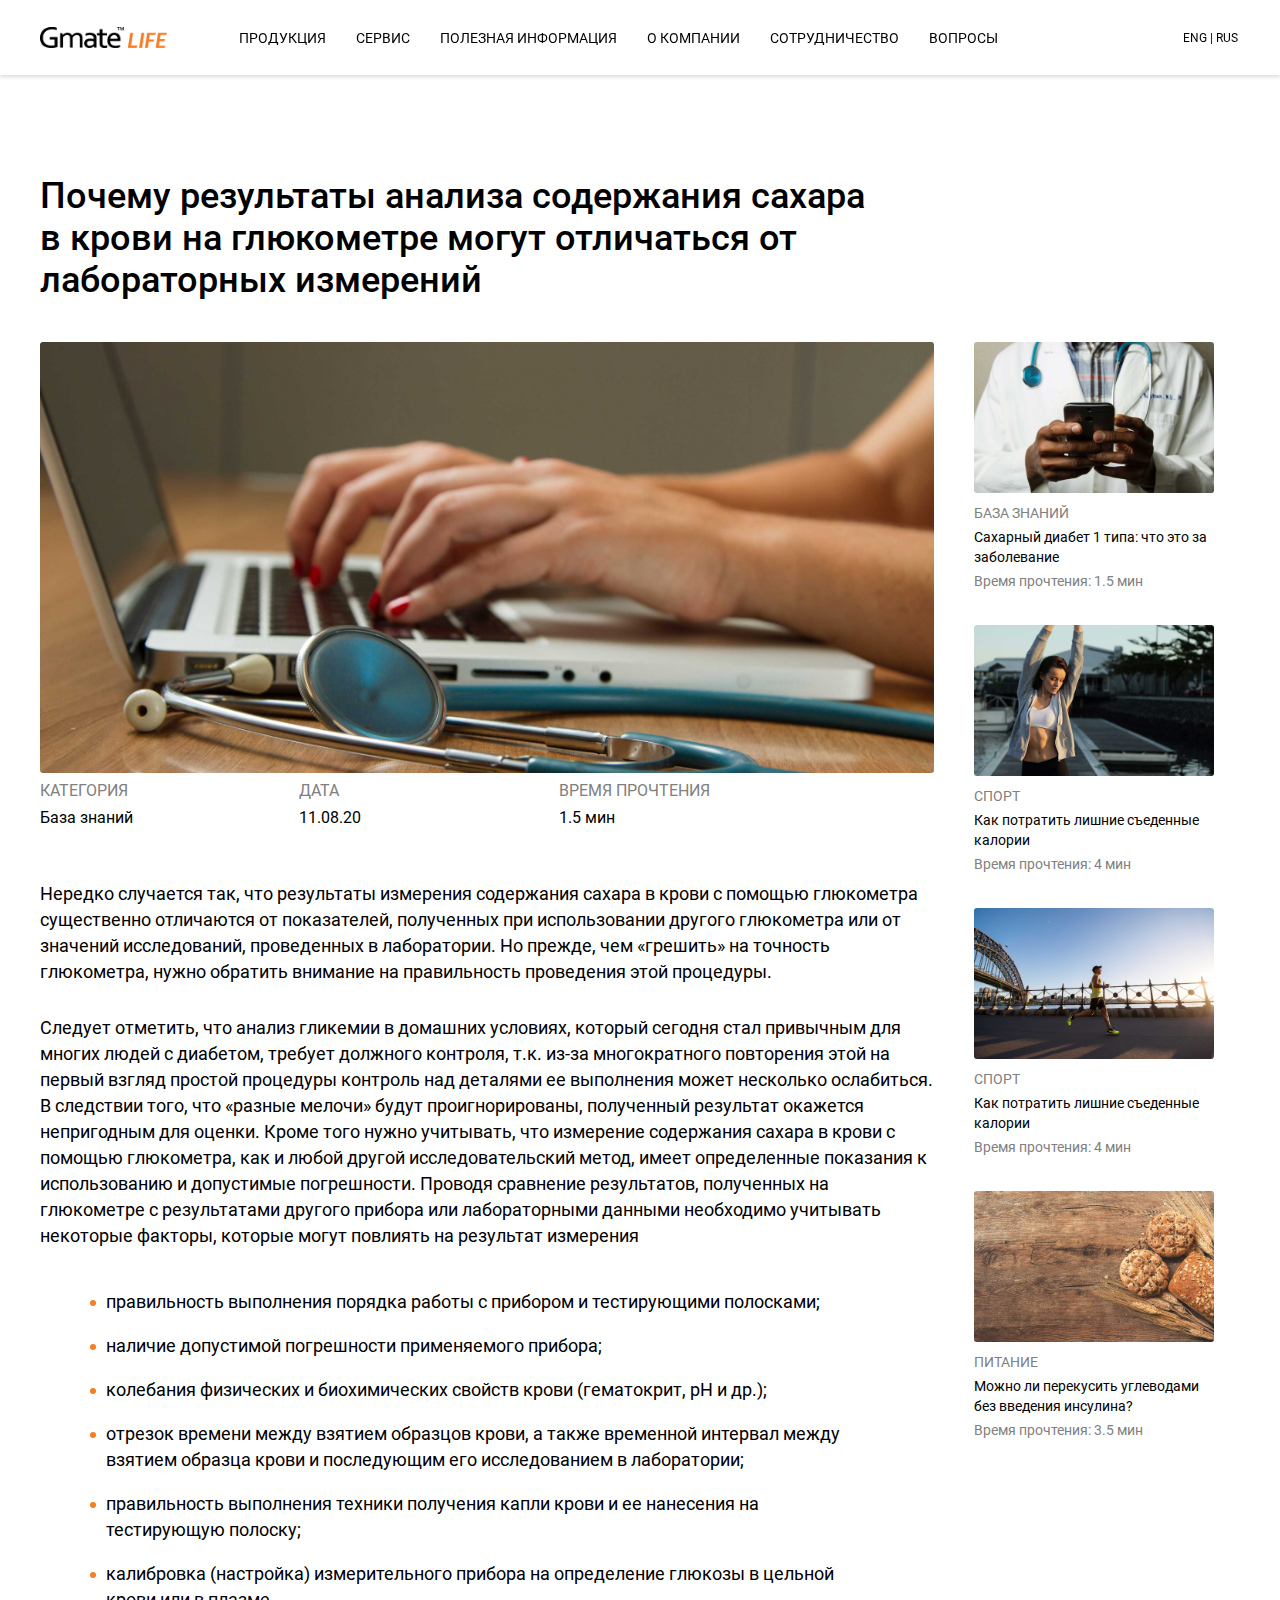
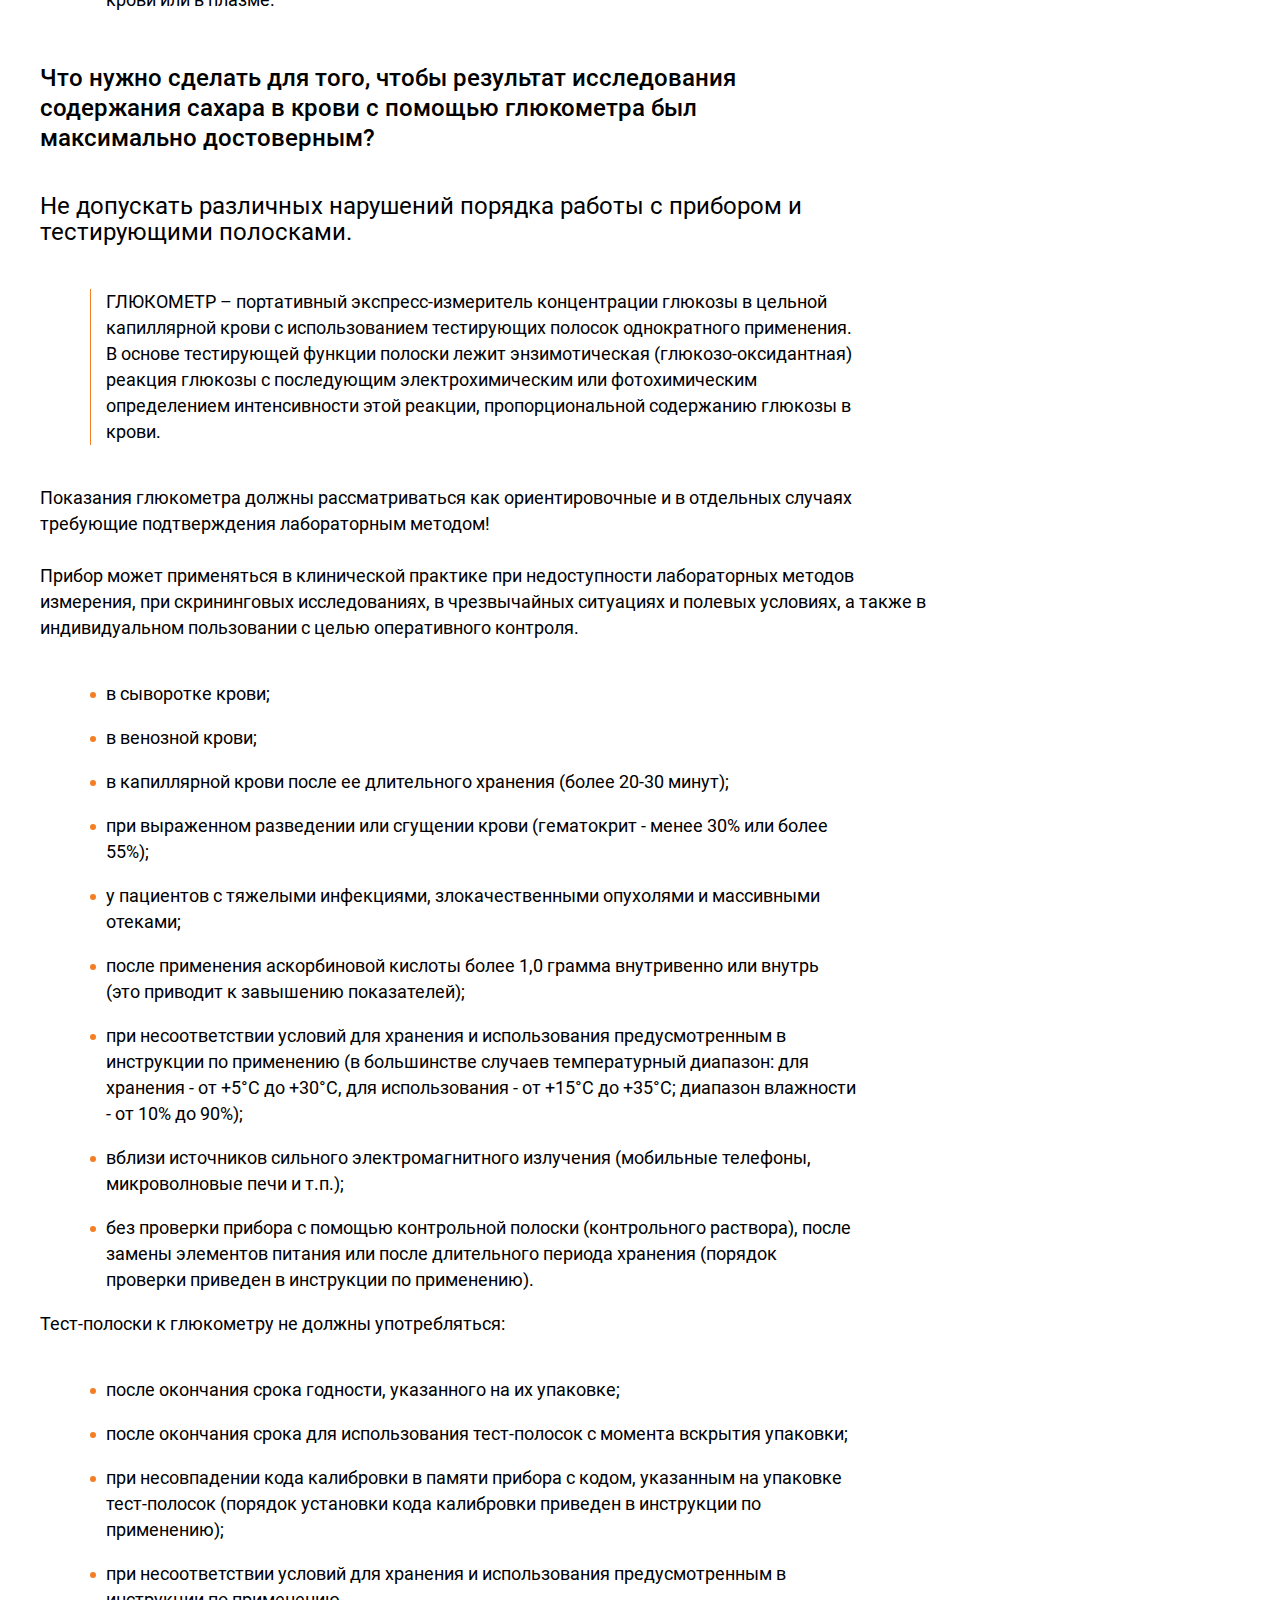
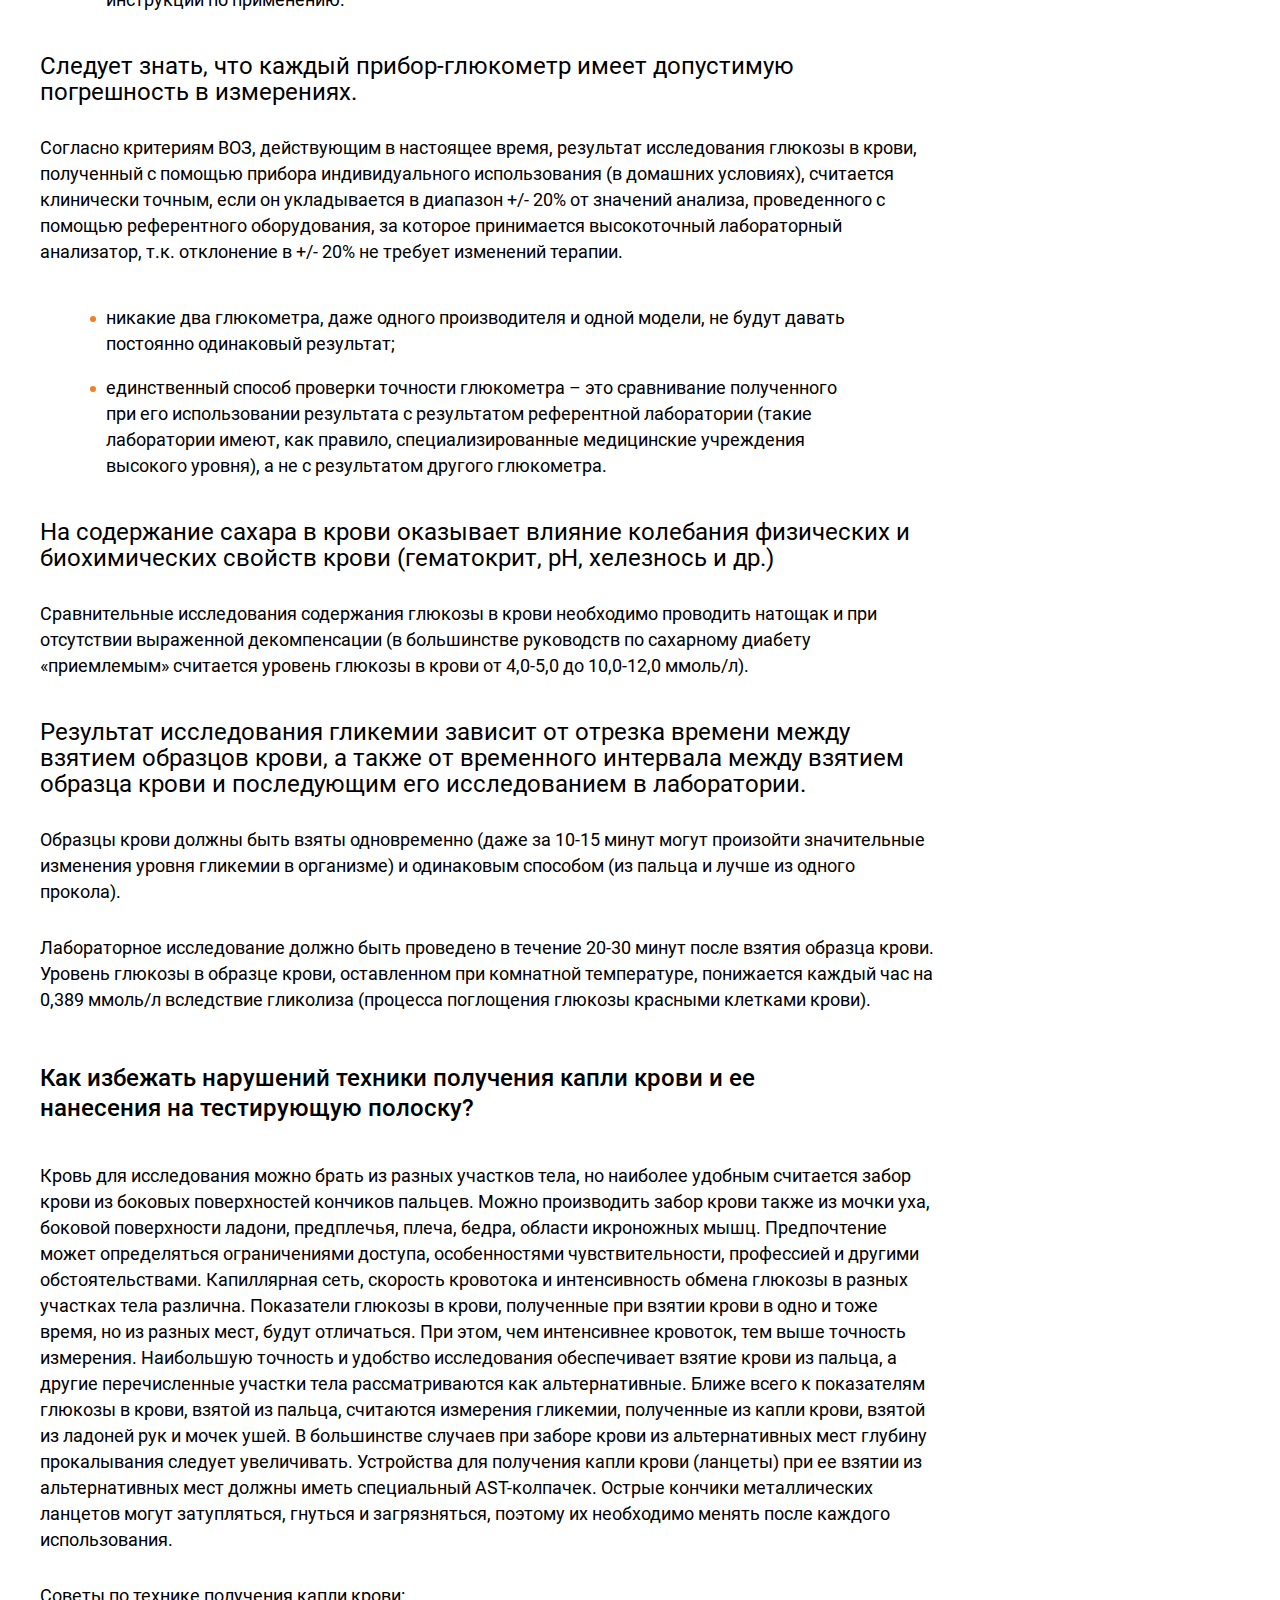
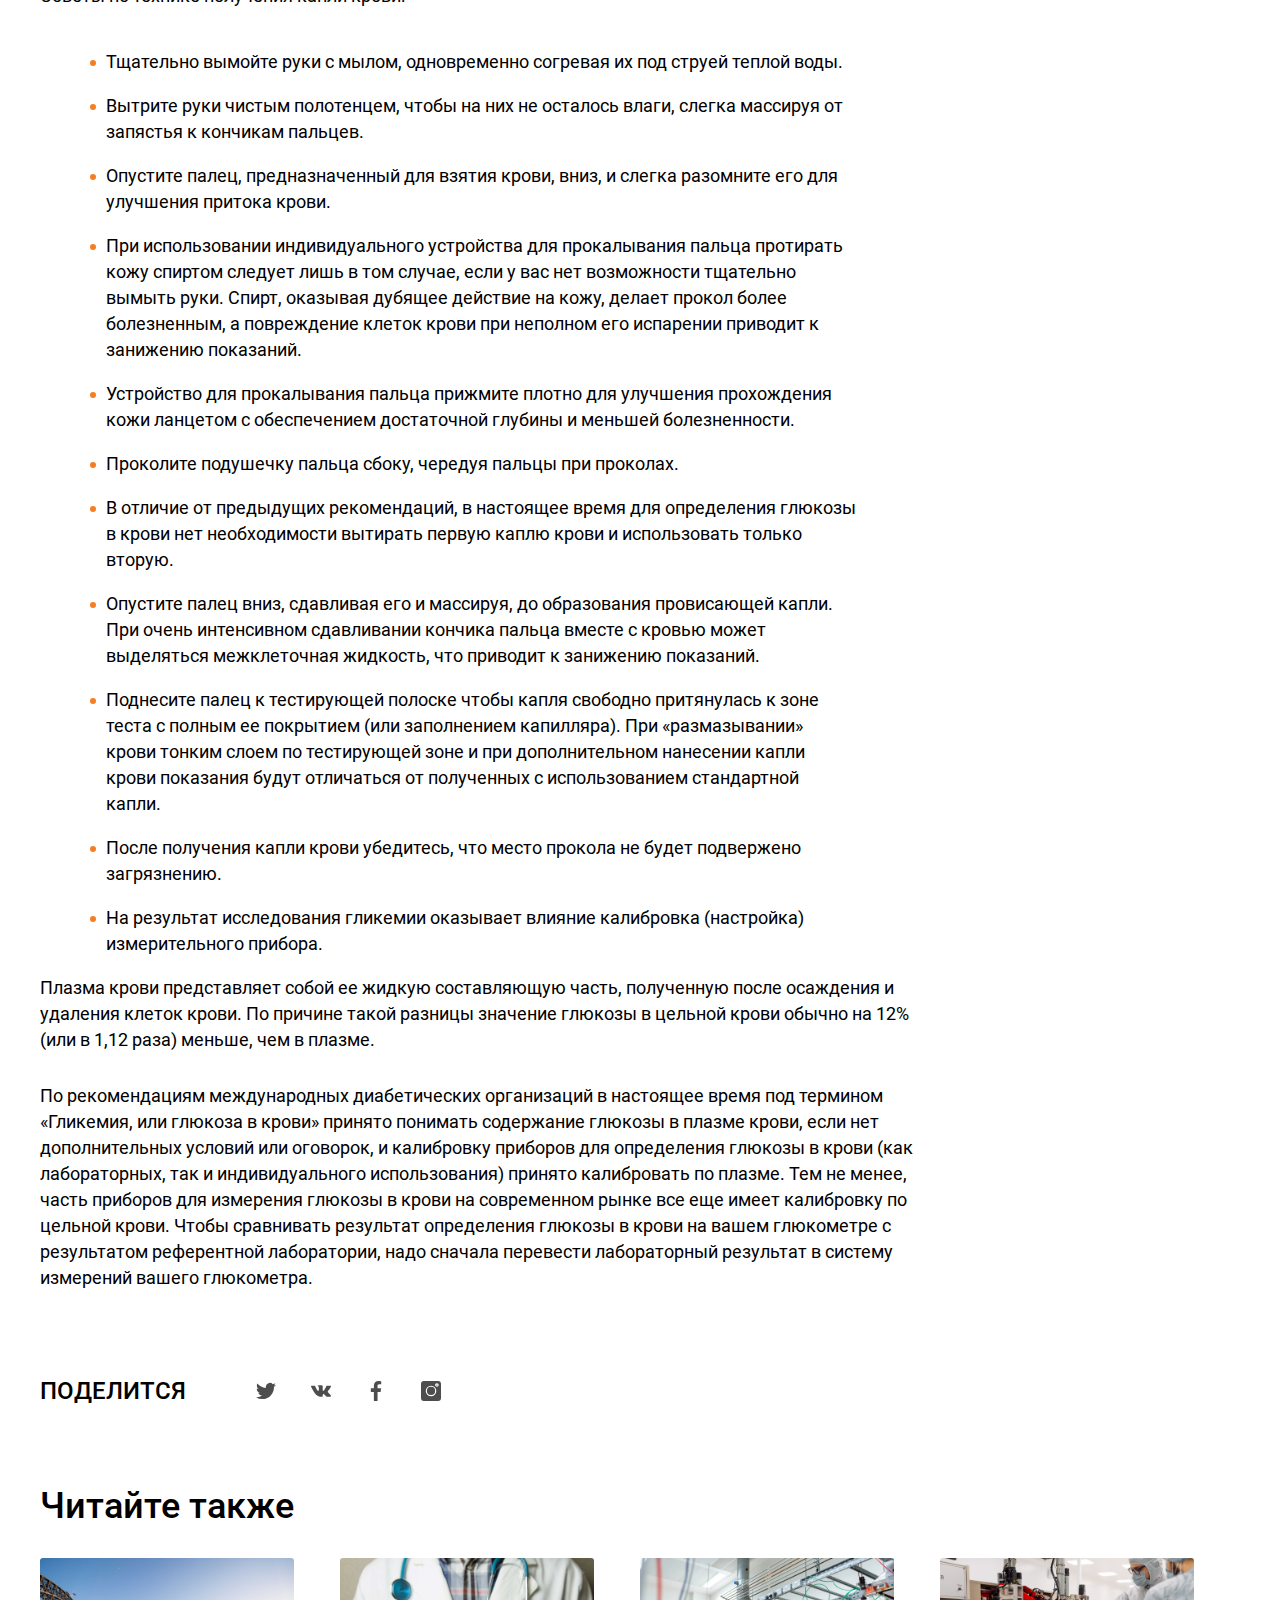
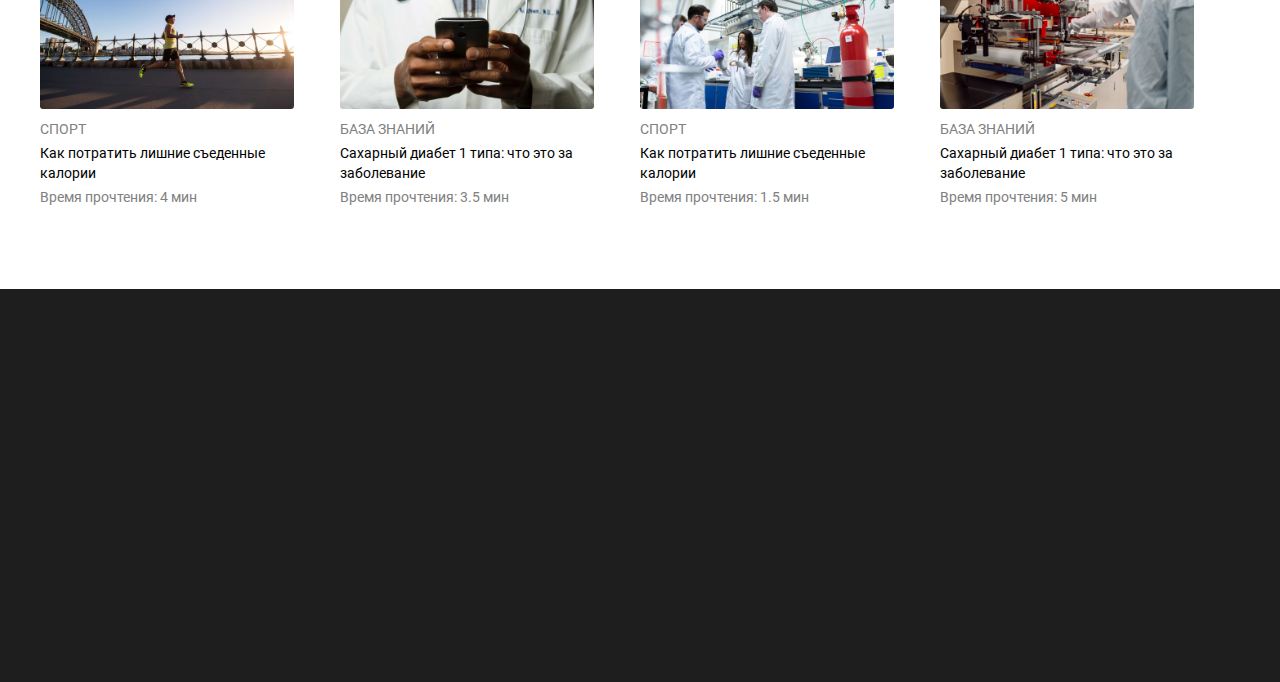
<file: article.html>
<title>Статья Gmate Life</title><!DOCTYPE html>
<html lang="ru">
	<head>
		<script src="https://cdnjs.cloudflare.com/ajax/libs/wow/1.1.2/wow.min.js"></script><script>new WOW().init();</script>
		<script src="https://api-maps.yandex.ru/2.1/?apikey=5ff531b7-9a7c-40b8-b586-c9571b8253c9&amp;lang=ru_RU" type="text/javascript"></script>
		<meta charset="utf-8">
		<meta http-equiv="X-UA-Compatible" content="IE=edge">
		<meta name="viewport" content="width=device-width, user-scalable=no, initial-scale=1.0, maximum-scale=1.0, minimum-scale=1.0">
		<link rel="icon" href="images/favicon.ico">
		<link rel="stylesheet" href="css/main.css?v=1603003083579">
		<link rel="stylesheet" href="https://vjs.zencdn.net/7.8.4/video-js.css">
		<link rel="stylesheet" href="https://cdnjs.cloudflare.com/ajax/libs/animate.css/4.1.1/animate.min.css">
	</head>
	<body>
		<div class="wrapper">
			<div class="content">
				<header class="header">
					<div class="container">
						<div class="header__wrap"><a class="header__logo" href="/"><img src="images/logo.png" alt="logo"></a>
							<div class="nav__wrap">
								<div class="nav__wrap-squares">
									<div class="squares" style="margin:0 0 90px;">
										<div class="square square--1" style="width:7px;height:7px;margin:0 90px 0 0;"></div>
										<div class="square square--2" style="width:7px;height:7px;margin:0 90px 0 0;"></div>
										<div class="square square--3" style="width:7px;height:7px;margin:0 90px 0 0;"></div>
										<div class="square square--4" style="width:7px;height:7px;margin:0 90px 0 0;"></div>
										<div class="square square--5" style="width:7px;height:7px;margin:0 90px 0 0;"></div>
										<div class="square square--6" style="width:7px;height:7px;margin:0 90px 0 0;"></div>
										<div class="square square--7" style="width:7px;height:7px;margin:0 90px 0 0;"></div>
										<div class="square square--8" style="width:7px;height:7px;margin:0 90px 0 0;"></div>
										<div class="square square--9" style="width:7px;height:7px;margin:0 90px 0 0;"></div>
										<div class="square square--10" style="width:7px;height:7px;margin:0 90px 0 0;"></div>
										<div class="square square--11" style="width:7px;height:7px;margin:0 90px 0 0;"></div>
										<div class="square square--12" style="width:7px;height:7px;margin:0 90px 0 0;"></div>
										<div class="square square--13" style="width:7px;height:7px;margin:0 90px 0 0;"></div>
										<div class="square square--14" style="width:7px;height:7px;margin:0 90px 0 0;"></div>
										<div class="square square--15" style="width:7px;height:7px;margin:0 90px 0 0;"></div>
										<div class="square square--16" style="width:7px;height:7px;margin:0 90px 0 0;"></div>
										<div class="square square--17" style="width:7px;height:7px;margin:0 90px 0 0;"></div>
										<div class="square square--18" style="width:7px;height:7px;margin:0 90px 0 0;"></div>
										<div class="square square--19" style="width:7px;height:7px;margin:0 90px 0 0;"></div>
										<div class="square square--20" style="width:7px;height:7px;margin:0 90px 0 0;"></div>
									</div>
									<div class="squares" style="margin:0 0 90px;">
										<div class="square square--1" style="width:7px;height:7px;margin:0 90px 0 0;"></div>
										<div class="square square--2" style="width:7px;height:7px;margin:0 90px 0 0;"></div>
										<div class="square square--3" style="width:7px;height:7px;margin:0 90px 0 0;"></div>
										<div class="square square--4" style="width:7px;height:7px;margin:0 90px 0 0;"></div>
										<div class="square square--5" style="width:7px;height:7px;margin:0 90px 0 0;"></div>
										<div class="square square--6" style="width:7px;height:7px;margin:0 90px 0 0;"></div>
										<div class="square square--7" style="width:7px;height:7px;margin:0 90px 0 0;"></div>
										<div class="square square--8" style="width:7px;height:7px;margin:0 90px 0 0;"></div>
										<div class="square square--9" style="width:7px;height:7px;margin:0 90px 0 0;"></div>
										<div class="square square--10" style="width:7px;height:7px;margin:0 90px 0 0;"></div>
										<div class="square square--11" style="width:7px;height:7px;margin:0 90px 0 0;"></div>
										<div class="square square--12" style="width:7px;height:7px;margin:0 90px 0 0;"></div>
										<div class="square square--13" style="width:7px;height:7px;margin:0 90px 0 0;"></div>
										<div class="square square--14" style="width:7px;height:7px;margin:0 90px 0 0;"></div>
										<div class="square square--15" style="width:7px;height:7px;margin:0 90px 0 0;"></div>
										<div class="square square--16" style="width:7px;height:7px;margin:0 90px 0 0;"></div>
										<div class="square square--17" style="width:7px;height:7px;margin:0 90px 0 0;"></div>
										<div class="square square--18" style="width:7px;height:7px;margin:0 90px 0 0;"></div>
										<div class="square square--19" style="width:7px;height:7px;margin:0 90px 0 0;"></div>
										<div class="square square--20" style="width:7px;height:7px;margin:0 90px 0 0;"></div>
									</div>
									<div class="squares" style="margin:0 0 90px;">
										<div class="square square--1" style="width:7px;height:7px;margin:0 90px 0 0;"></div>
										<div class="square square--2" style="width:7px;height:7px;margin:0 90px 0 0;"></div>
										<div class="square square--3" style="width:7px;height:7px;margin:0 90px 0 0;"></div>
										<div class="square square--4" style="width:7px;height:7px;margin:0 90px 0 0;"></div>
										<div class="square square--5" style="width:7px;height:7px;margin:0 90px 0 0;"></div>
										<div class="square square--6" style="width:7px;height:7px;margin:0 90px 0 0;"></div>
										<div class="square square--7" style="width:7px;height:7px;margin:0 90px 0 0;"></div>
										<div class="square square--8" style="width:7px;height:7px;margin:0 90px 0 0;"></div>
										<div class="square square--9" style="width:7px;height:7px;margin:0 90px 0 0;"></div>
										<div class="square square--10" style="width:7px;height:7px;margin:0 90px 0 0;"></div>
										<div class="square square--11" style="width:7px;height:7px;margin:0 90px 0 0;"></div>
										<div class="square square--12" style="width:7px;height:7px;margin:0 90px 0 0;"></div>
										<div class="square square--13" style="width:7px;height:7px;margin:0 90px 0 0;"></div>
										<div class="square square--14" style="width:7px;height:7px;margin:0 90px 0 0;"></div>
										<div class="square square--15" style="width:7px;height:7px;margin:0 90px 0 0;"></div>
										<div class="square square--16" style="width:7px;height:7px;margin:0 90px 0 0;"></div>
										<div class="square square--17" style="width:7px;height:7px;margin:0 90px 0 0;"></div>
										<div class="square square--18" style="width:7px;height:7px;margin:0 90px 0 0;"></div>
										<div class="square square--19" style="width:7px;height:7px;margin:0 90px 0 0;"></div>
										<div class="square square--20" style="width:7px;height:7px;margin:0 90px 0 0;"></div>
									</div>
									<div class="squares" style="margin:0 0 90px;">
										<div class="square square--1" style="width:7px;height:7px;margin:0 90px 0 0;"></div>
										<div class="square square--2" style="width:7px;height:7px;margin:0 90px 0 0;"></div>
										<div class="square square--3" style="width:7px;height:7px;margin:0 90px 0 0;"></div>
										<div class="square square--4" style="width:7px;height:7px;margin:0 90px 0 0;"></div>
										<div class="square square--5" style="width:7px;height:7px;margin:0 90px 0 0;"></div>
										<div class="square square--6" style="width:7px;height:7px;margin:0 90px 0 0;"></div>
										<div class="square square--7" style="width:7px;height:7px;margin:0 90px 0 0;"></div>
										<div class="square square--8" style="width:7px;height:7px;margin:0 90px 0 0;"></div>
										<div class="square square--9" style="width:7px;height:7px;margin:0 90px 0 0;"></div>
										<div class="square square--10" style="width:7px;height:7px;margin:0 90px 0 0;"></div>
										<div class="square square--11" style="width:7px;height:7px;margin:0 90px 0 0;"></div>
										<div class="square square--12" style="width:7px;height:7px;margin:0 90px 0 0;"></div>
										<div class="square square--13" style="width:7px;height:7px;margin:0 90px 0 0;"></div>
										<div class="square square--14" style="width:7px;height:7px;margin:0 90px 0 0;"></div>
										<div class="square square--15" style="width:7px;height:7px;margin:0 90px 0 0;"></div>
										<div class="square square--16" style="width:7px;height:7px;margin:0 90px 0 0;"></div>
										<div class="square square--17" style="width:7px;height:7px;margin:0 90px 0 0;"></div>
										<div class="square square--18" style="width:7px;height:7px;margin:0 90px 0 0;"></div>
										<div class="square square--19" style="width:7px;height:7px;margin:0 90px 0 0;"></div>
										<div class="square square--20" style="width:7px;height:7px;margin:0 90px 0 0;"></div>
									</div>
									<div class="squares" style="margin:0 0 90px;">
										<div class="square square--1" style="width:7px;height:7px;margin:0 90px 0 0;"></div>
										<div class="square square--2" style="width:7px;height:7px;margin:0 90px 0 0;"></div>
										<div class="square square--3" style="width:7px;height:7px;margin:0 90px 0 0;"></div>
										<div class="square square--4" style="width:7px;height:7px;margin:0 90px 0 0;"></div>
										<div class="square square--5" style="width:7px;height:7px;margin:0 90px 0 0;"></div>
										<div class="square square--6" style="width:7px;height:7px;margin:0 90px 0 0;"></div>
										<div class="square square--7" style="width:7px;height:7px;margin:0 90px 0 0;"></div>
										<div class="square square--8" style="width:7px;height:7px;margin:0 90px 0 0;"></div>
										<div class="square square--9" style="width:7px;height:7px;margin:0 90px 0 0;"></div>
										<div class="square square--10" style="width:7px;height:7px;margin:0 90px 0 0;"></div>
										<div class="square square--11" style="width:7px;height:7px;margin:0 90px 0 0;"></div>
										<div class="square square--12" style="width:7px;height:7px;margin:0 90px 0 0;"></div>
										<div class="square square--13" style="width:7px;height:7px;margin:0 90px 0 0;"></div>
										<div class="square square--14" style="width:7px;height:7px;margin:0 90px 0 0;"></div>
										<div class="square square--15" style="width:7px;height:7px;margin:0 90px 0 0;"></div>
										<div class="square square--16" style="width:7px;height:7px;margin:0 90px 0 0;"></div>
										<div class="square square--17" style="width:7px;height:7px;margin:0 90px 0 0;"></div>
										<div class="square square--18" style="width:7px;height:7px;margin:0 90px 0 0;"></div>
										<div class="square square--19" style="width:7px;height:7px;margin:0 90px 0 0;"></div>
										<div class="square square--20" style="width:7px;height:7px;margin:0 90px 0 0;"></div>
									</div>
								</div>
								<nav class="nav">
									<ul class="nav__list">
										<li><a class="nav__item" href="/production.html"><span>Продукция</span></a></li>
										<li><a class="nav__item" href="/service.html"><span>Сервис</span></a></li>
										<li><a class="nav__item" href="/useful-information.html"><span>Полезная информация</span></a></li>
										<li><a class="nav__item" href="/about-company.html"><span>О компании</span></a></li>
										<li><a class="nav__item" href="/partnership.html"><span>Сотрудничество</span></a></li>
										<li><a class="nav__item" href="/questions.html"><span>Вопросы</span></a></li>
									</ul>
								</nav><a class="nav__lang" href="#"><span>Eng | Rus</span></a>
							</div>
							<button class="nav__burger" type="button">
								<div class="nav__burger-item nav__burger-item--one"></div>
								<div class="nav__burger-item nav__burger-item--two"></div>
								<div class="nav__burger-item nav__burger-item--three"></div>
							</button>
						</div>
					</div>
				</header>
				<div class="article__wrapper">
					<div class="container">
						<h1 class="title article__title">Почему результаты анализа содержания сахара в крови на глюкометре могут отличаться от лабораторных измерений</h1>
						<div class="article__wrap">
							<section class="article">
								<div class="article__img"><img src="images/article/1.png" alt="1"></div>
								<div class="article__info">
									<div class="article__info-item">
										<div class="article__info-item-title">Категория</div>
										<div class="article__info-item-desc">База знаний</div>
									</div>
									<div class="article__info-item">
										<div class="article__info-item-title">Дата</div>
										<div class="article__info-item-desc">11.08.20</div>
									</div>
									<div class="article__info-item">
										<div class="article__info-item-title">Время прочтения</div>
										<div class="article__info-item-desc">1.5 мин</div>
									</div>
								</div>
								<p class="article__par">Нередко случается так, что результаты измерения содержания сахара в крови с помощью глюкометра существенно отличаются от показателей, полученных при использовании другого глюкометра или от значений исследований, проведенных в лаборатории. Но прежде, чем «грешить» на точность глюкометра, нужно обратить внимание на правильность проведения этой процедуры.</p>
								<p class="article__par">Следует отметить, что анализ гликемии в домашних условиях, который сегодня стал привычным для многих людей с диабетом, требует должного контроля, т.к. из-за многократного повторения этой на первый взгляд простой процедуры контроль над деталями ее выполнения может несколько ослабиться. В следствии того, что «разные мелочи» будут проигнорированы, полученный результат окажется непригодным для оценки. Кроме того нужно учитывать, что измерение содержания сахара в крови с помощью глюкометра, как и любой другой исследовательский метод, имеет определенные показания к использованию и допустимые погрешности. Проводя сравнение результатов, полученных на глюкометре с результатами другого прибора или лабораторными данными необходимо учитывать некоторые факторы, которые могут повлиять на результат измерения</p>
								<ul class="article__list">
									<li>правильность выполнения порядка работы с прибором и тестирующими полосками;</li>
									<li>наличие допустимой погрешности применяемого прибора;</li>
									<li>колебания физических и биохимических свойств крови (гематокрит, рН и др.);</li>
									<li>отрезок времени между взятием образцов крови, а также временной интервал между взятием образца крови и последующим его исследованием в лаборатории;</li>
									<li>правильность выполнения техники получения капли крови и ее нанесения на тестирующую полоску;</li>
									<li>калибровка (настройка) измерительного прибора на определение глюкозы в цельной крови или в плазме.</li>
								</ul>
								<h2 class="article__subtitle">Что нужно сделать для того, чтобы результат исследования содержания сахара в крови с помощью глюкометра был максимально достоверным?</h2>
								<h3 class="article__desc">Не допускать различных нарушений порядка работы с прибором и тестирующими полосками.</h3>
								<div class="article__block">ГЛЮКОМЕТР – портативный экспресс-измеритель концентрации глюкозы в цельной капиллярной крови с использованием тестирующих полосок однократного применения. В основе тестирующей функции полоски лежит энзимотическая (глюкозо-оксидантная) реакция глюкозы с последующим электрохимическим или фотохимическим определением интенсивности этой реакции, пропорциональной содержанию глюкозы в крови.</div>
								<p class="article__par">Показания глюкометра должны рассматриваться как ориентировочные и в отдельных случаях требующие подтверждения лабораторным методом!<br><br>Прибор может применяться в клинической практике при недоступности лабораторных методов измерения, при скрининговых исследованиях, в чрезвычайных ситуациях и полевых условиях, а также в индивидуальном пользовании с целью оперативного контроля.</p>
								<ul class="article__list">
									<li>в сыворотке крови;</li>
									<li>в венозной крови;</li>
									<li>в капиллярной крови после ее длительного хранения (более 20-30 минут);</li>
									<li>при выраженном разведении или сгущении крови (гематокрит - менее 30% или более 55%);</li>
									<li>у пациентов с тяжелыми инфекциями, злокачественными опухолями и массивными отеками;</li>
									<li>после применения аскорбиновой кислоты более 1,0 грамма внутривенно или внутрь (это приводит к завышению показателей);</li>
									<li>при несоответствии условий для хранения и использования предусмотренным в инструкции по применению (в большинстве случаев температурный диапазон: для хранения - от +5°С до +30°С, для использования - от +15°С до +35°С; диапазон влажности - от 10% до 90%);</li>
									<li>вблизи источников сильного электромагнитного излучения (мобильные телефоны, микроволновые печи и т.п.);</li>
									<li>без проверки прибора с помощью контрольной полоски (контрольного раствора), после замены элементов питания или после длительного периода хранения (порядок проверки приведен в инструкции по применению).</li>
								</ul>
								<p class="article__par">Тест-полоски к глюкометру не должны употребляться:</p>
								<ul class="article__list">
									<li>после окончания срока годности, указанного на их упаковке;</li>
									<li>после окончания срока для использования тест-полосок с момента вскрытия упаковки;</li>
									<li>при несовпадении кода калибровки в памяти прибора с кодом, указанным на упаковке тест-полосок (порядок установки кода калибровки приведен в инструкции по применению);</li>
									<li>при несоответствии условий для хранения и использования предусмотренным в инструкции по применению.</li>
								</ul>
								<h3 class="article__desc">Следует знать, что каждый прибор-глюкометр имеет допустимую погрешность в измерениях.</h3>
								<p class="article__par">Согласно критериям ВОЗ, действующим в настоящее время, результат исследования глюкозы в крови, полученный с помощью прибора индивидуального использования (в домашних условиях), считается клинически точным, если он укладывается в диапазон +/- 20% от значений анализа, проведенного с помощью референтного оборудования, за которое принимается высокоточный лабораторный анализатор, т.к. отклонение в +/- 20% не требует изменений терапии.</p>
								<ul class="article__list">
									<li>никакие два глюкометра, даже одного производителя и одной модели, не будут давать постоянно одинаковый результат;</li>
									<li>единственный способ проверки точности глюкометра – это сравнивание полученного при его использовании результата с результатом референтной лаборатории (такие лаборатории имеют, как правило, специализированные медицинские учреждения высокого уровня), а не с результатом другого глюкометра.</li>
								</ul>
								<h3 class="article__desc">На содержание сахара в крови оказывает влияние колебания физических и биохимических свойств крови (гематокрит, рН, хелезнось и др.)</h3>
								<p class="article__par">Сравнительные исследования содержания глюкозы в крови необходимо проводить натощак и при отсутствии выраженной декомпенсации (в большинстве руководств по сахарному диабету «приемлемым» считается уровень глюкозы в крови от 4,0-5,0 до 10,0-12,0 ммоль/л).</p>
								<h3 class="article__desc">Результат исследования гликемии зависит от отрезка времени между взятием образцов крови, а также от временного интервала между взятием образца крови и последующим его исследованием в лаборатории.</h3>
								<p class="article__par">Образцы крови должны быть взяты одновременно (даже за 10-15 минут могут произойти значительные изменения уровня гликемии в организме) и одинаковым способом (из пальца и лучше из одного прокола).</p>
								<p class="article__par">Лабораторное исследование должно быть проведено в течение 20-30 минут после взятия образца крови. Уровень глюкозы в образце крови, оставленном при комнатной температуре, понижается каждый час на 0,389 ммоль/л вследствие гликолиза (процесса поглощения глюкозы красными клетками крови).</p>
								<h2 class="article__subtitle">Как избежать нарушений техники получения капли крови и ее нанесения на тестирующую полоску?</h2>
								<p class="article__par">Кровь для исследования можно брать из разных участков тела, но наиболее удобным считается забор крови из боковых поверхностей кончиков пальцев. Можно производить забор крови также из мочки уха, боковой поверхности ладони, предплечья, плеча, бедра, области икроножных мышц. Предпочтение может определяться ограничениями доступа, особенностями чувствительности, профессией и другими обстоятельствами. Капиллярная сеть, скорость кровотока и интенсивность обмена глюкозы в разных участках тела различна. Показатели глюкозы в крови, полученные при взятии крови в одно и тоже время, но из разных мест, будут отличаться. При этом, чем интенсивнее кровоток, тем выше точность измерения. Наибольшую точность и удобство исследования обеспечивает взятие крови из пальца, а другие перечисленные участки тела рассматриваются как альтернативные. Ближе всего к показателям глюкозы в крови, взятой из пальца, считаются измерения гликемии, полученные из капли крови, взятой из ладоней рук и мочек ушей. В большинстве случаев при заборе крови из альтернативных мест глубину прокалывания следует увеличивать. Устройства для получения капли крови (ланцеты) при ее взятии из альтернативных мест должны иметь специальный AST-колпачек. Острые кончики металлических ланцетов могут затупляться, гнуться и загрязняться, поэтому их необходимо менять после каждого использования.</p>
								<p class="article__par">Советы по технике получения капли крови:</p>
								<ul class="article__list">
									<li>Тщательно вымойте руки с мылом, одновременно согревая их под струей теплой воды.</li>
									<li>Вытрите руки чистым полотенцем, чтобы на них не осталось влаги, слегка массируя от запястья к кончикам пальцев.</li>
									<li>Опустите палец, предназначенный для взятия крови, вниз, и слегка разомните его для улучшения притока крови.</li>
									<li>При использовании индивидуального устройства для прокалывания пальца протирать кожу спиртом следует лишь в том случае, если у вас нет возможности тщательно вымыть руки. Спирт, оказывая дубящее действие на кожу, делает прокол более болезненным, а повреждение клеток крови при неполном его испарении приводит к занижению показаний.</li>
									<li>Устройство для прокалывания пальца прижмите плотно для улучшения прохождения кожи ланцетом с обеспечением достаточной глубины и меньшей болезненности.</li>
									<li>Проколите подушечку пальца сбоку, чередуя пальцы при проколах.</li>
									<li>В отличие от предыдущих рекомендаций, в настоящее время для определения глюкозы в крови нет необходимости вытирать первую каплю крови и использовать только вторую.</li>
									<li>Опустите палец вниз, сдавливая его и массируя, до образования провисающей капли. При очень интенсивном сдавливании кончика пальца вместе с кровью может выделяться межклеточная жидкость, что приводит к занижению показаний.</li>
									<li>Поднесите палец к тестирующей полоске чтобы капля свободно притянулась к зоне теста с полным ее покрытием (или заполнением капилляра). При «размазывании» крови тонким слоем по тестирующей зоне и при дополнительном нанесении капли крови показания будут отличаться от полученных с использованием стандартной капли.</li>
									<li>После получения капли крови убедитесь, что место прокола не будет подвержено загрязнению.</li>
									<li>На результат исследования гликемии оказывает влияние калибровка (настройка) измерительного прибора.</li>
								</ul>
								<p class="article__par">Плазма крови представляет собой ее жидкую составляющую часть, полученную после осаждения и удаления клеток крови. По причине такой разницы значение глюкозы в цельной крови обычно на 12% (или в 1,12 раза) меньше, чем в плазме.</p>
								<p class="article__par">По рекомендациям международных диабетических организаций в настоящее время под термином «Гликемия, или глюкоза в крови» принято понимать содержание глюкозы в плазме крови, если нет дополнительных условий или оговорок, и калибровку приборов для определения глюкозы в крови (как лабораторных, так и индивидуального использования) принято калибровать по плазме. Тем не менее, часть приборов для измерения глюкозы в крови на современном рынке все еще имеет калибровку по цельной крови. Чтобы сравнивать результат определения глюкозы в крови на вашем глюкометре с результатом референтной лаборатории, надо сначала перевести лабораторный результат в систему измерений вашего глюкометра.</p>
								<div class="article__social-wrap">
									<div class="article__social-title">Поделится</div>
									<div class="article__social"><a href="https://vk.com/gmate_life" target="_blank">
											<svg>
												<use xlink:href="images/sprites.svg#twitter"></use>
											</svg></a><a href="https://vk.com/gmate_life" target="_blank">
											<svg>
												<use xlink:href="images/sprites.svg#vk"></use>
											</svg></a><a href="https://vk.com/gmate_life" target="_blank">
											<svg>
												<use xlink:href="images/sprites.svg#facebook"></use>
											</svg></a><a href="https://www.instagram.com/gmate_life/" target="_blank">
											<svg>
												<use xlink:href="images/sprites.svg#instagram"></use>
											</svg></a></div>
								</div>
							</section>
							<div class="sidebar"><a class="useful-articles__item" href="/article.html">
									<div class="useful-articles__item-img"><img src="images/article/2.png" alt="1"></div>
									<div class="useful-articles__item-title">База знаний</div>
									<div class="useful-articles__item-subtitle">Сахарный диабет 1 типа: что это за заболевание</div>
									<div class="useful-articles__item-desc">Время прочтения: 1.5 мин</div></a><a class="useful-articles__item" href="/article.html">
									<div class="useful-articles__item-img"><img src="images/article/3.png" alt="1"></div>
									<div class="useful-articles__item-title">Спорт</div>
									<div class="useful-articles__item-subtitle">Как потратить лишние съеденные калории</div>
									<div class="useful-articles__item-desc">Время прочтения: 4 мин</div></a><a class="useful-articles__item" href="/article.html">
									<div class="useful-articles__item-img"><img src="images/article/4.png" alt="1"></div>
									<div class="useful-articles__item-title">Спорт</div>
									<div class="useful-articles__item-subtitle">Как потратить лишние съеденные калории</div>
									<div class="useful-articles__item-desc">Время прочтения: 4 мин</div></a><a class="useful-articles__item" href="/article.html">
									<div class="useful-articles__item-img"><img src="images/article/5.png" alt="1"></div>
									<div class="useful-articles__item-title">Питание</div>
									<div class="useful-articles__item-subtitle">Можно ли перекусить углеводами без введения инсулина?</div>
									<div class="useful-articles__item-desc">Время прочтения: 3.5 мин</div></a></div>
						</div>
						<h3 class="article__title-bottom">Читайте также</h3>
						<div class="useful-articles__bottom"><a class="useful-articles__item" href="/article.html">
								<div class="useful-articles__item-img"><img src="images/useful-articles/6.png" alt="1"></div>
								<div class="useful-articles__item-title">Спорт</div>
								<div class="useful-articles__item-subtitle">Как потратить лишние съеденные калории</div>
								<div class="useful-articles__item-desc">Время прочтения: 4 мин</div></a><a class="useful-articles__item" href="/article.html">
								<div class="useful-articles__item-img"><img src="images/useful-articles/7.png" alt="1"></div>
								<div class="useful-articles__item-title">База знаний</div>
								<div class="useful-articles__item-subtitle">Сахарный диабет 1 типа: что это за заболевание</div>
								<div class="useful-articles__item-desc">Время прочтения: 3.5 мин</div></a><a class="useful-articles__item" href="/article.html">
								<div class="useful-articles__item-img"><img src="images/useful-articles/8.png" alt="1"></div>
								<div class="useful-articles__item-title">Спорт</div>
								<div class="useful-articles__item-subtitle">Как потратить лишние съеденные калории</div>
								<div class="useful-articles__item-desc">Время прочтения: 1.5 мин</div></a><a class="useful-articles__item" href="/article.html">
								<div class="useful-articles__item-img"><img src="images/useful-articles/9.png" alt="1"></div>
								<div class="useful-articles__item-title">База знаний</div>
								<div class="useful-articles__item-subtitle">Сахарный диабет 1 типа: что это за заболевание</div>
								<div class="useful-articles__item-desc">Время прочтения: 5 мин</div></a></div>
					</div>
				</div>
			</div>
			<footer class="footer">
				<div class="container">
					<div class="footer__wrap">
						<div class="footer__logo wow animate__animated animate__fadeInLeft"><a href="/"><img src="images/logo-white.png" alt="logo"></a></div>
						<form class="footer__form">
							<div class="footer__form-title wow animate__animated animate__fadeInDown">Подпишитесь на акции и предложения</div>
							<input class="footer__form-input wow animate__animated animate__fadeInDown my-delay-2" type="text" placeholder="Email" required>
							<label class="checkbox footer__checkbox wow animate__animated animate__fadeInDown my-delay-4">
								<input type="checkbox" checked><span class="checkbox__text">Я согласен с обработкой&nbsp;<a href="https://www.google.com/" target="_blank">персональных данных</a></span>
							</label>
							<button class="btn btn--white btn--outline btn--min wow animate__animated animate__fadeInDown my-delay-6" type="submit"><span class="btn__text">Отправить</span><span class="btn__svg">
									<svg>
										<use xlink:href="images/sprites.svg#arrow"></use>
									</svg></span></button>
						</form>
						<nav class="footer__nav">
							<ul class="footer__nav-list">
								<li class="footer__nav-item wow animate__animated animate__fadeInDown"><a href="/production.html">Продукция</a></li>
								<li class="footer__nav-item wow animate__animated animate__fadeInDown my-delay-1"><a href="/service.html">Сервис</a></li>
								<li class="footer__nav-item wow animate__animated animate__fadeInDown my-delay-2"><a href="/useful-information.html">Полезная информация</a></li>
								<li class="footer__nav-item wow animate__animated animate__fadeInDown my-delay-3"><a href="/about-company.html">О компании</a></li>
								<li class="footer__nav-item wow animate__animated animate__fadeInDown my-delay-4"><a href="/partnership.html">Сотрудничество</a></li>
							</ul>
							<div class="footer__nav-lang wow animate__animated animate__fadeInDown my-delay-5"><a href="#">Eng | Rus</a></div>
						</nav>
						<ul class="footer__social wow animate__animated animate__fadeInRight">
							<li class="footer__social-item"><a href="https://vk.com/gmate_life" target="_blank">
									<svg class="footer__social-svg">
										<use xlink:href="images/sprites.svg#vk"></use>
									</svg></a></li>
							<li class="footer__social-item"><a href="https://www.instagram.com/gmate_life/" target="_blank">
									<svg class="footer__social-svg footer__social-svg--instagram">
										<use xlink:href="images/sprites.svg#instagram"></use>
									</svg></a></li>
						</ul>
					</div>
					<div class="footer__bottom">
						<div class="footer__dev wow animate__animated animate__fadeInLeft"><span>Разработано:&nbsp;</span><a href="https://rowstudio.ru/" target="_blank">row studio</a></div>
						<div class="footer__info wow animate__animated animate__fadeInRight">Имеются противопоказания проконсультируйтесь со специалистом</div>
					</div>
				</div>
			</footer>
		</div>
		<script src="js/vendor.js?v=1603003083580"></script>
		<script src="https://vjs.zencdn.net/7.8.4/video.js"></script>
		<script src="js/main.js?v=1603003083580"></script>
	</body>
</html>
</file>
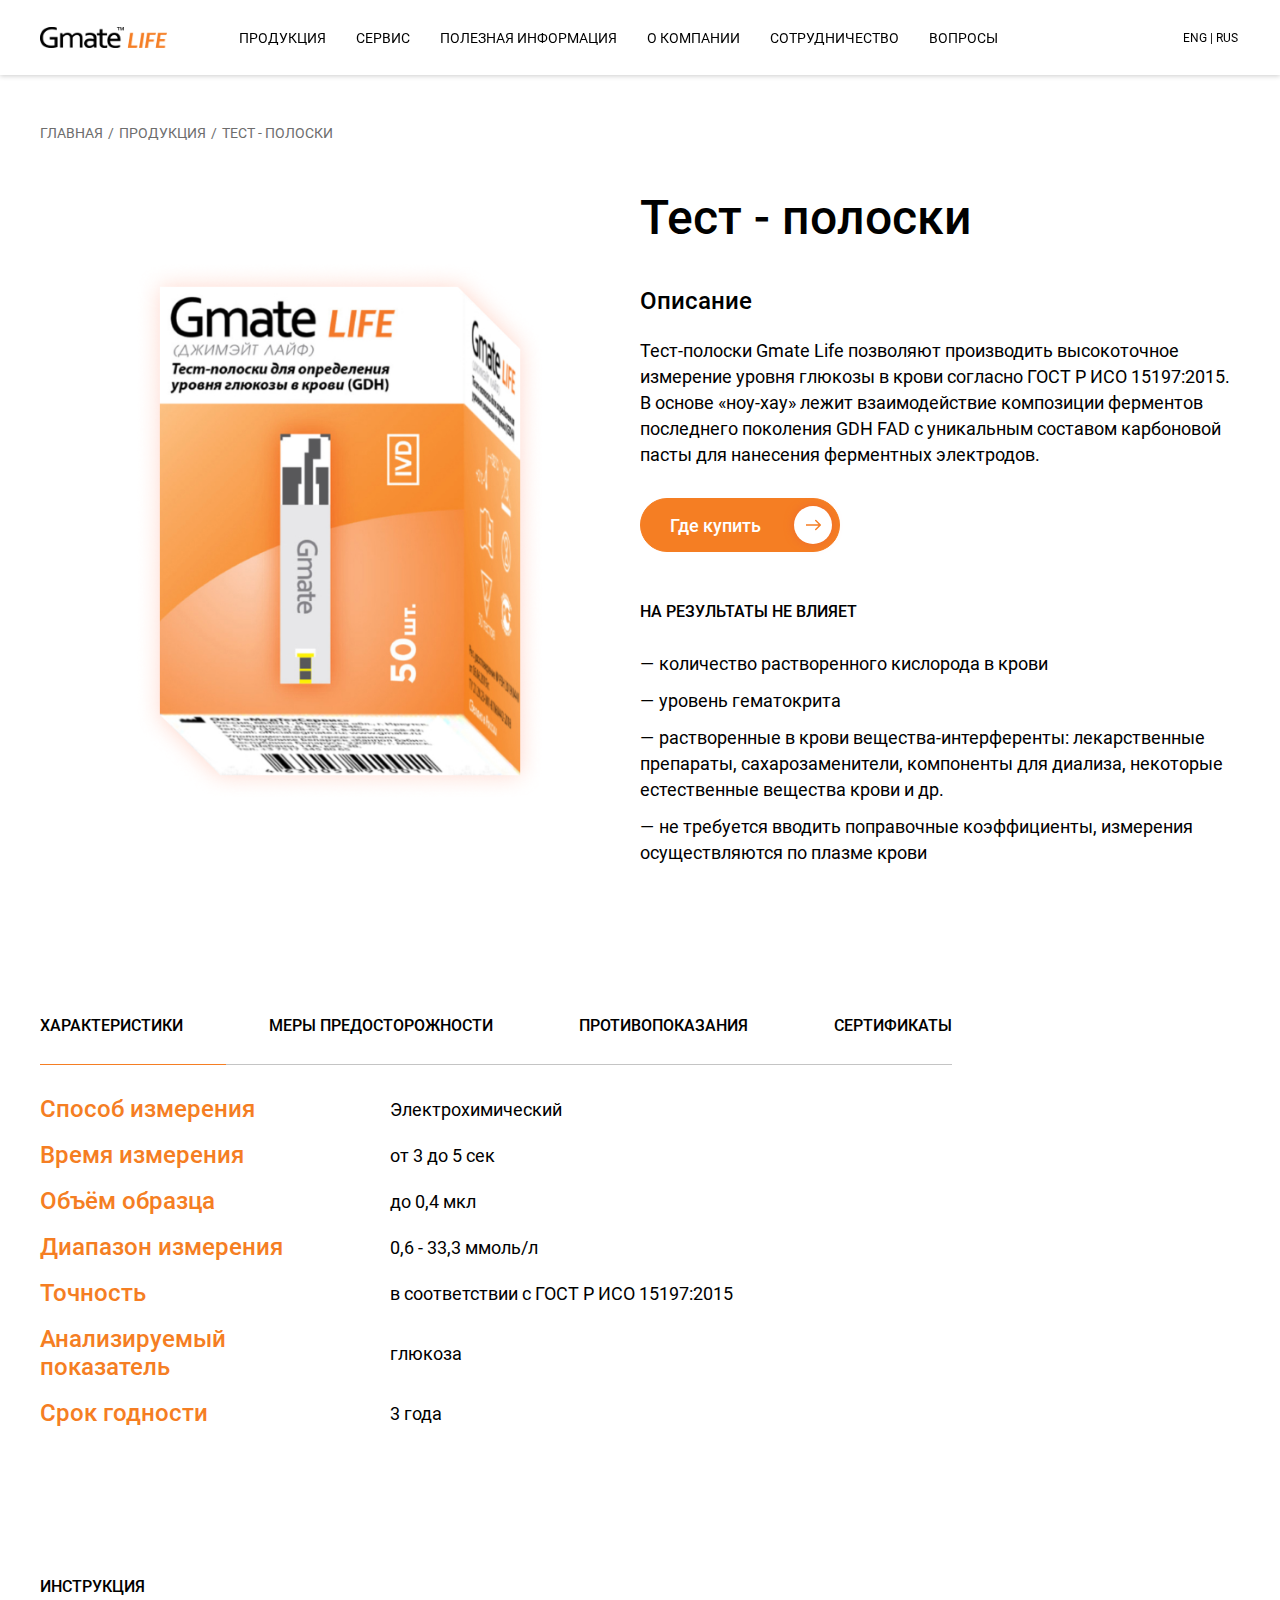
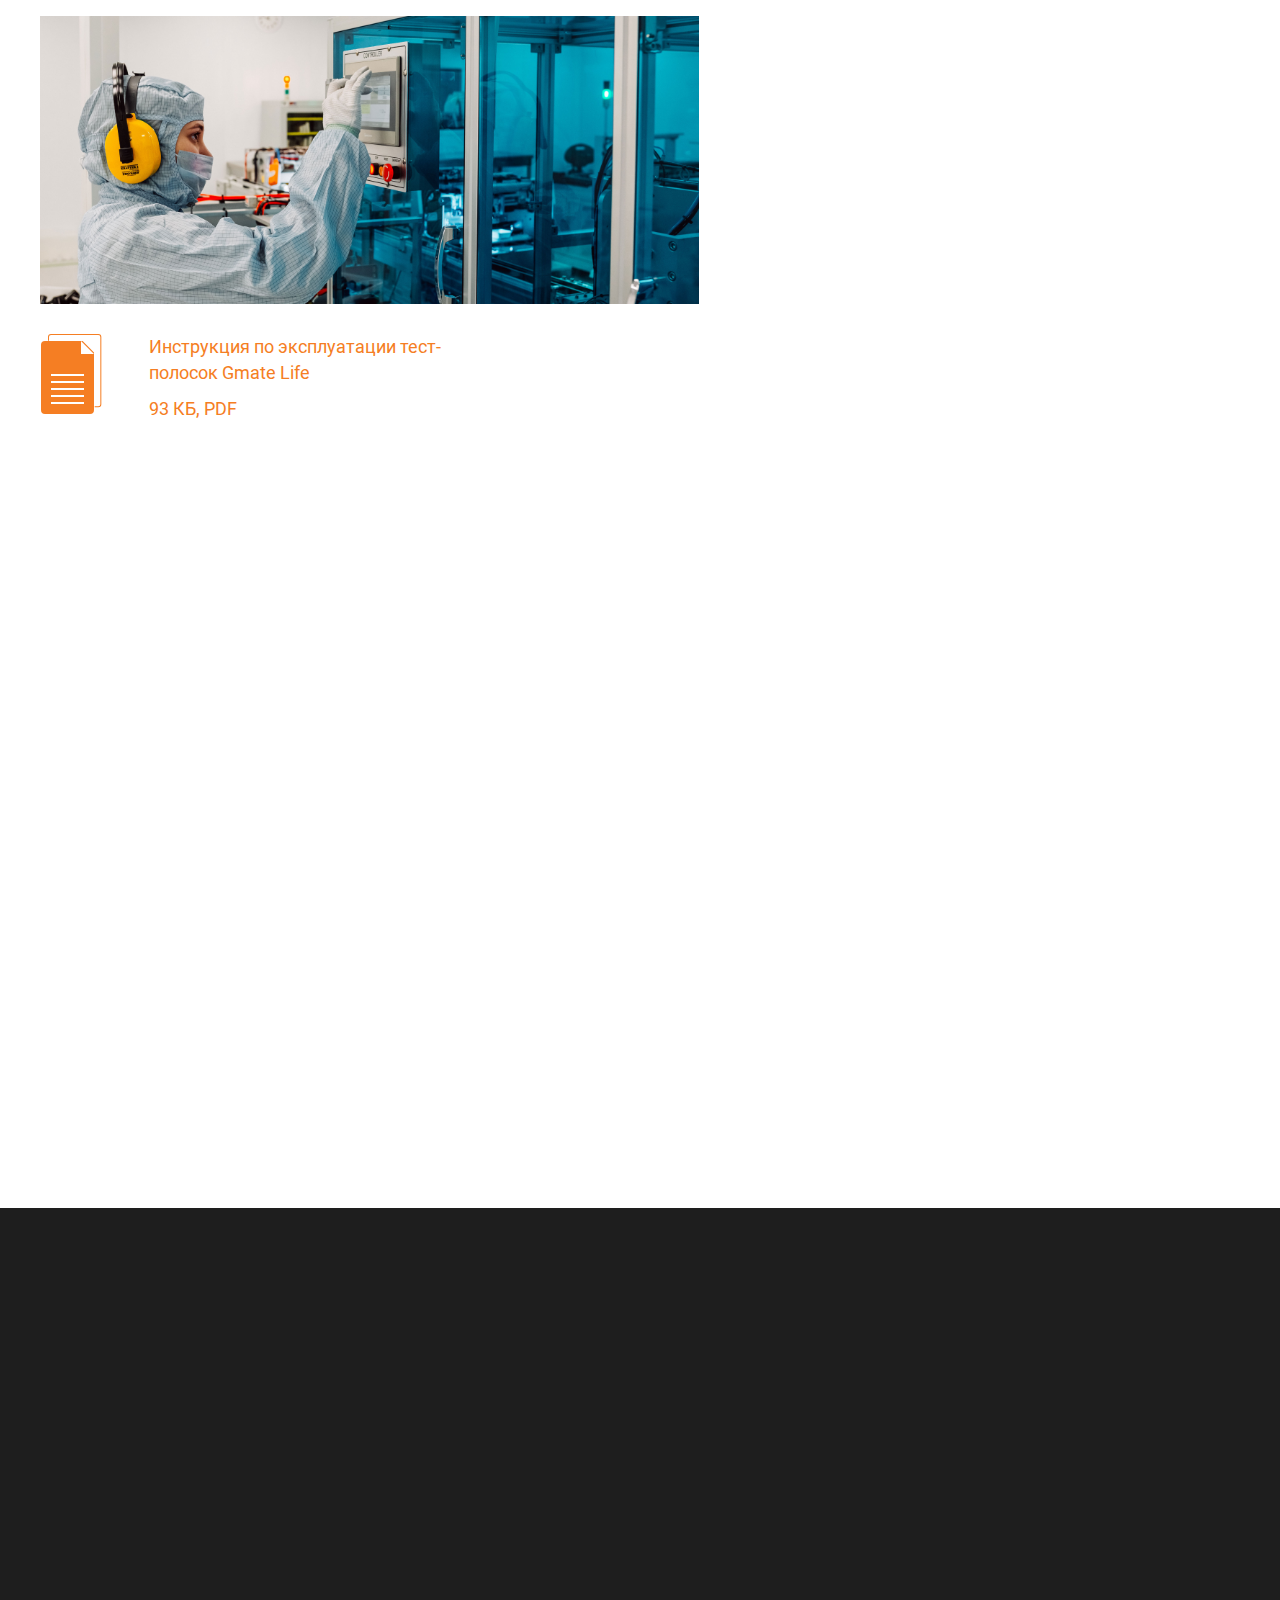
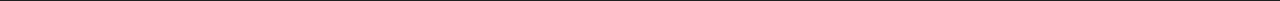
<file: card.html>
<title>Тест-полоска Gmate Life</title><!DOCTYPE html>
<html lang="ru">
	<head>
		<script src="https://cdnjs.cloudflare.com/ajax/libs/wow/1.1.2/wow.min.js"></script><script>new WOW().init();</script>
		<script src="https://api-maps.yandex.ru/2.1/?apikey=5ff531b7-9a7c-40b8-b586-c9571b8253c9&amp;lang=ru_RU" type="text/javascript"></script>
		<meta charset="utf-8">
		<meta http-equiv="X-UA-Compatible" content="IE=edge">
		<meta name="viewport" content="width=device-width, user-scalable=no, initial-scale=1.0, maximum-scale=1.0, minimum-scale=1.0">
		<link rel="icon" href="images/favicon.ico">
		<link rel="stylesheet" href="css/main.css?v=1603003084570">
		<link rel="stylesheet" href="https://vjs.zencdn.net/7.8.4/video-js.css">
		<link rel="stylesheet" href="https://cdnjs.cloudflare.com/ajax/libs/animate.css/4.1.1/animate.min.css">
	</head>
	<body>
		<div class="wrapper">
			<div class="content">
				<header class="header">
					<div class="container">
						<div class="header__wrap"><a class="header__logo" href="/"><img src="images/logo.png" alt="logo"></a>
							<div class="nav__wrap">
								<div class="nav__wrap-squares">
									<div class="squares" style="margin:0 0 90px;">
										<div class="square square--1" style="width:7px;height:7px;margin:0 90px 0 0;"></div>
										<div class="square square--2" style="width:7px;height:7px;margin:0 90px 0 0;"></div>
										<div class="square square--3" style="width:7px;height:7px;margin:0 90px 0 0;"></div>
										<div class="square square--4" style="width:7px;height:7px;margin:0 90px 0 0;"></div>
										<div class="square square--5" style="width:7px;height:7px;margin:0 90px 0 0;"></div>
										<div class="square square--6" style="width:7px;height:7px;margin:0 90px 0 0;"></div>
										<div class="square square--7" style="width:7px;height:7px;margin:0 90px 0 0;"></div>
										<div class="square square--8" style="width:7px;height:7px;margin:0 90px 0 0;"></div>
										<div class="square square--9" style="width:7px;height:7px;margin:0 90px 0 0;"></div>
										<div class="square square--10" style="width:7px;height:7px;margin:0 90px 0 0;"></div>
										<div class="square square--11" style="width:7px;height:7px;margin:0 90px 0 0;"></div>
										<div class="square square--12" style="width:7px;height:7px;margin:0 90px 0 0;"></div>
										<div class="square square--13" style="width:7px;height:7px;margin:0 90px 0 0;"></div>
										<div class="square square--14" style="width:7px;height:7px;margin:0 90px 0 0;"></div>
										<div class="square square--15" style="width:7px;height:7px;margin:0 90px 0 0;"></div>
										<div class="square square--16" style="width:7px;height:7px;margin:0 90px 0 0;"></div>
										<div class="square square--17" style="width:7px;height:7px;margin:0 90px 0 0;"></div>
										<div class="square square--18" style="width:7px;height:7px;margin:0 90px 0 0;"></div>
										<div class="square square--19" style="width:7px;height:7px;margin:0 90px 0 0;"></div>
										<div class="square square--20" style="width:7px;height:7px;margin:0 90px 0 0;"></div>
									</div>
									<div class="squares" style="margin:0 0 90px;">
										<div class="square square--1" style="width:7px;height:7px;margin:0 90px 0 0;"></div>
										<div class="square square--2" style="width:7px;height:7px;margin:0 90px 0 0;"></div>
										<div class="square square--3" style="width:7px;height:7px;margin:0 90px 0 0;"></div>
										<div class="square square--4" style="width:7px;height:7px;margin:0 90px 0 0;"></div>
										<div class="square square--5" style="width:7px;height:7px;margin:0 90px 0 0;"></div>
										<div class="square square--6" style="width:7px;height:7px;margin:0 90px 0 0;"></div>
										<div class="square square--7" style="width:7px;height:7px;margin:0 90px 0 0;"></div>
										<div class="square square--8" style="width:7px;height:7px;margin:0 90px 0 0;"></div>
										<div class="square square--9" style="width:7px;height:7px;margin:0 90px 0 0;"></div>
										<div class="square square--10" style="width:7px;height:7px;margin:0 90px 0 0;"></div>
										<div class="square square--11" style="width:7px;height:7px;margin:0 90px 0 0;"></div>
										<div class="square square--12" style="width:7px;height:7px;margin:0 90px 0 0;"></div>
										<div class="square square--13" style="width:7px;height:7px;margin:0 90px 0 0;"></div>
										<div class="square square--14" style="width:7px;height:7px;margin:0 90px 0 0;"></div>
										<div class="square square--15" style="width:7px;height:7px;margin:0 90px 0 0;"></div>
										<div class="square square--16" style="width:7px;height:7px;margin:0 90px 0 0;"></div>
										<div class="square square--17" style="width:7px;height:7px;margin:0 90px 0 0;"></div>
										<div class="square square--18" style="width:7px;height:7px;margin:0 90px 0 0;"></div>
										<div class="square square--19" style="width:7px;height:7px;margin:0 90px 0 0;"></div>
										<div class="square square--20" style="width:7px;height:7px;margin:0 90px 0 0;"></div>
									</div>
									<div class="squares" style="margin:0 0 90px;">
										<div class="square square--1" style="width:7px;height:7px;margin:0 90px 0 0;"></div>
										<div class="square square--2" style="width:7px;height:7px;margin:0 90px 0 0;"></div>
										<div class="square square--3" style="width:7px;height:7px;margin:0 90px 0 0;"></div>
										<div class="square square--4" style="width:7px;height:7px;margin:0 90px 0 0;"></div>
										<div class="square square--5" style="width:7px;height:7px;margin:0 90px 0 0;"></div>
										<div class="square square--6" style="width:7px;height:7px;margin:0 90px 0 0;"></div>
										<div class="square square--7" style="width:7px;height:7px;margin:0 90px 0 0;"></div>
										<div class="square square--8" style="width:7px;height:7px;margin:0 90px 0 0;"></div>
										<div class="square square--9" style="width:7px;height:7px;margin:0 90px 0 0;"></div>
										<div class="square square--10" style="width:7px;height:7px;margin:0 90px 0 0;"></div>
										<div class="square square--11" style="width:7px;height:7px;margin:0 90px 0 0;"></div>
										<div class="square square--12" style="width:7px;height:7px;margin:0 90px 0 0;"></div>
										<div class="square square--13" style="width:7px;height:7px;margin:0 90px 0 0;"></div>
										<div class="square square--14" style="width:7px;height:7px;margin:0 90px 0 0;"></div>
										<div class="square square--15" style="width:7px;height:7px;margin:0 90px 0 0;"></div>
										<div class="square square--16" style="width:7px;height:7px;margin:0 90px 0 0;"></div>
										<div class="square square--17" style="width:7px;height:7px;margin:0 90px 0 0;"></div>
										<div class="square square--18" style="width:7px;height:7px;margin:0 90px 0 0;"></div>
										<div class="square square--19" style="width:7px;height:7px;margin:0 90px 0 0;"></div>
										<div class="square square--20" style="width:7px;height:7px;margin:0 90px 0 0;"></div>
									</div>
									<div class="squares" style="margin:0 0 90px;">
										<div class="square square--1" style="width:7px;height:7px;margin:0 90px 0 0;"></div>
										<div class="square square--2" style="width:7px;height:7px;margin:0 90px 0 0;"></div>
										<div class="square square--3" style="width:7px;height:7px;margin:0 90px 0 0;"></div>
										<div class="square square--4" style="width:7px;height:7px;margin:0 90px 0 0;"></div>
										<div class="square square--5" style="width:7px;height:7px;margin:0 90px 0 0;"></div>
										<div class="square square--6" style="width:7px;height:7px;margin:0 90px 0 0;"></div>
										<div class="square square--7" style="width:7px;height:7px;margin:0 90px 0 0;"></div>
										<div class="square square--8" style="width:7px;height:7px;margin:0 90px 0 0;"></div>
										<div class="square square--9" style="width:7px;height:7px;margin:0 90px 0 0;"></div>
										<div class="square square--10" style="width:7px;height:7px;margin:0 90px 0 0;"></div>
										<div class="square square--11" style="width:7px;height:7px;margin:0 90px 0 0;"></div>
										<div class="square square--12" style="width:7px;height:7px;margin:0 90px 0 0;"></div>
										<div class="square square--13" style="width:7px;height:7px;margin:0 90px 0 0;"></div>
										<div class="square square--14" style="width:7px;height:7px;margin:0 90px 0 0;"></div>
										<div class="square square--15" style="width:7px;height:7px;margin:0 90px 0 0;"></div>
										<div class="square square--16" style="width:7px;height:7px;margin:0 90px 0 0;"></div>
										<div class="square square--17" style="width:7px;height:7px;margin:0 90px 0 0;"></div>
										<div class="square square--18" style="width:7px;height:7px;margin:0 90px 0 0;"></div>
										<div class="square square--19" style="width:7px;height:7px;margin:0 90px 0 0;"></div>
										<div class="square square--20" style="width:7px;height:7px;margin:0 90px 0 0;"></div>
									</div>
									<div class="squares" style="margin:0 0 90px;">
										<div class="square square--1" style="width:7px;height:7px;margin:0 90px 0 0;"></div>
										<div class="square square--2" style="width:7px;height:7px;margin:0 90px 0 0;"></div>
										<div class="square square--3" style="width:7px;height:7px;margin:0 90px 0 0;"></div>
										<div class="square square--4" style="width:7px;height:7px;margin:0 90px 0 0;"></div>
										<div class="square square--5" style="width:7px;height:7px;margin:0 90px 0 0;"></div>
										<div class="square square--6" style="width:7px;height:7px;margin:0 90px 0 0;"></div>
										<div class="square square--7" style="width:7px;height:7px;margin:0 90px 0 0;"></div>
										<div class="square square--8" style="width:7px;height:7px;margin:0 90px 0 0;"></div>
										<div class="square square--9" style="width:7px;height:7px;margin:0 90px 0 0;"></div>
										<div class="square square--10" style="width:7px;height:7px;margin:0 90px 0 0;"></div>
										<div class="square square--11" style="width:7px;height:7px;margin:0 90px 0 0;"></div>
										<div class="square square--12" style="width:7px;height:7px;margin:0 90px 0 0;"></div>
										<div class="square square--13" style="width:7px;height:7px;margin:0 90px 0 0;"></div>
										<div class="square square--14" style="width:7px;height:7px;margin:0 90px 0 0;"></div>
										<div class="square square--15" style="width:7px;height:7px;margin:0 90px 0 0;"></div>
										<div class="square square--16" style="width:7px;height:7px;margin:0 90px 0 0;"></div>
										<div class="square square--17" style="width:7px;height:7px;margin:0 90px 0 0;"></div>
										<div class="square square--18" style="width:7px;height:7px;margin:0 90px 0 0;"></div>
										<div class="square square--19" style="width:7px;height:7px;margin:0 90px 0 0;"></div>
										<div class="square square--20" style="width:7px;height:7px;margin:0 90px 0 0;"></div>
									</div>
								</div>
								<nav class="nav">
									<ul class="nav__list">
										<li><a class="nav__item" href="/production.html"><span>Продукция</span></a></li>
										<li><a class="nav__item" href="/service.html"><span>Сервис</span></a></li>
										<li><a class="nav__item" href="/useful-information.html"><span>Полезная информация</span></a></li>
										<li><a class="nav__item" href="/about-company.html"><span>О компании</span></a></li>
										<li><a class="nav__item" href="/partnership.html"><span>Сотрудничество</span></a></li>
										<li><a class="nav__item" href="/questions.html"><span>Вопросы</span></a></li>
									</ul>
								</nav><a class="nav__lang" href="#"><span>Eng | Rus</span></a>
							</div>
							<button class="nav__burger" type="button">
								<div class="nav__burger-item nav__burger-item--one"></div>
								<div class="nav__burger-item nav__burger-item--two"></div>
								<div class="nav__burger-item nav__burger-item--three"></div>
							</button>
						</div>
					</div>
				</header>
				<div class="breadcrumbs">
					<div class="container">
						<div class="breadcrumbs__wrap"><a class="breadcrumb" href="/">Главная</a><a class="breadcrumb" href="/production.html">Продукция</a>
							<div class="breadcrumb">Тест - полоски</div>
						</div>
					</div>
				</div>
				<section class="card">
					<div class="container">
						<div class="card__wrap">
							<div class="card__img wow animate__animated animate__fadeIn"><img src="images/production/02.png" alt="1"></div>
							<div class="card-info__wrap">
								<div class="card__info"><span class="card__info-wrap">
										<h1 class="title card__title wow animate__animated animate__fadeInDown">Тест - полоски</h1>
										<h2 class="card__subtitle wow animate__animated animate__fadeInDown my-delay-1">Описание</h2>
										<p class="card__par wow animate__animated animate__fadeInDown my-delay-2">Тест-полоски Gmate Life позволяют производить высокоточное измерение уровня глюкозы в крови согласно ГОСТ Р ИСО 15197:2015. В основе «ноу-хау» лежит взаимодействие композиции ферментов последнего поколения GDH FAD с уникальным составом карбоновой пасты для нанесения ферментных электродов.</p><a class="btn--min wow animate__animated animate__fadeInDown my-delay-3 btn" href="contact.html"><span class="btn__text">Где купить</span><span class="btn__svg">
												<svg>
													<use xlink:href="images/sprites.svg#arrow"></use>
												</svg></span></a></span></div>
								<div class="card__info-two">
									<h3 class="card__min-subtitle wow animate__animated animate__fadeInDown my-delay-4">На результаты не влияет</h3>
									<ul class="card__list wow animate__animated animate__fadeInDown my-delay-5">
										<li>количество растворенного кислорода в крови</li>
										<li>уровень гематокрита</li>
										<li>растворенные в крови вещества-интерференты: лекарственные препараты, сахарозаменители, компоненты для диализа, некоторые естественные вещества крови и др.</li>
										<li>не требуется вводить поправочные коэффициенты, измерения осуществляются по плазме крови</li>
									</ul>
								</div>
							</div>
						</div>
					</div>
				</section>
				<section class="card-info">
					<div class="container">
						<div class="card-info-wrap">
							<div id="card-info">
								<ul class="card-info__tabs">
									<li class="card-info__tab"><a href="#specifications">Характеристики</a></li>
									<li class="card-info__tab"><a href="#safety-precautions">Меры предосторожности</a></li>
									<li class="card-info__tab"><a href="#contraindications">Противопоказания</a></li>
									<li class="card-info__tab"><a href="#certificates">Сертификаты</a></li>
								</ul>
								<div id="specifications">
									<div class="card-info__specifications">
										<ul class="card-info__specifications-list">
											<li class="card-info__specifications-item">
												<div class="card-info__specifications-item-title">Способ измерения</div>
												<div class="card-info__specifications-item-desc">Электрохимический</div>
											</li>
											<li class="card-info__specifications-item">
												<div class="card-info__specifications-item-title">Время измерения</div>
												<div class="card-info__specifications-item-desc">от 3 до 5 сек</div>
											</li>
											<li class="card-info__specifications-item">
												<div class="card-info__specifications-item-title">Объём образца</div>
												<div class="card-info__specifications-item-desc">до 0,4 мкл</div>
											</li>
											<li class="card-info__specifications-item">
												<div class="card-info__specifications-item-title">Диапазон измерения</div>
												<div class="card-info__specifications-item-desc">0,6 - 33,3 ммоль/л</div>
											</li>
											<li class="card-info__specifications-item">
												<div class="card-info__specifications-item-title">Точность</div>
												<div class="card-info__specifications-item-desc">в соответствии с ГОСТ Р ИСО 15197:2015</div>
											</li>
											<li class="card-info__specifications-item">
												<div class="card-info__specifications-item-title">Анализируемый показатель</div>
												<div class="card-info__specifications-item-desc">глюкоза</div>
											</li>
											<li class="card-info__specifications-item">
												<div class="card-info__specifications-item-title">Срок годности</div>
												<div class="card-info__specifications-item-desc">3 года</div>
											</li>
										</ul>
									</div>
								</div>
								<div id="safety-precautions">
									<div class="card-info__safety-precautions">
										<ul class="card-info__safety-precautions__list">
											<li class="card-info__safety-precautions__item"><span class="card-info__safety-precautions__item-number main-color">01</span><span class="card-info__safety-precautions__item-text">Храните тест-полоски в прохладном сухом месте при температуре от 2° до 32°C (36° and90°F).</span></li>
											<li class="card-info__safety-precautions__item"><span class="card-info__safety-precautions__item-number main-color">02</span><span class="card-info__safety-precautions__item-text">Не подвергайте воздействию прямых солнечных лучей и перегреву.</span></li>
											<li class="card-info__safety-precautions__item"><span class="card-info__safety-precautions__item-number main-color">03</span><span class="card-info__safety-precautions__item-text">Достав тест-полоску из упаковки, сразу же плотно закройте крышку. Если надолго оставить упаковку открытой, можно получить неточный результат.</span></li>
											<li class="card-info__safety-precautions__item"><span class="card-info__safety-precautions__item-number main-color">04</span><span class="card-info__safety-precautions__item-text">Не помещайте каплю крови непосредственно на поверхность тест-полоски.</span></li>
											<li class="card-info__safety-precautions__item"><span class="card-info__safety-precautions__item-number main-color">05</span><span class="card-info__safety-precautions__item-text">Не прижимайте тест-полоску к пальцу. Это может привести к неправильной аспирации крови.</span></li>
											<li class="card-info__safety-precautions__item"><span class="card-info__safety-precautions__item-number main-color">06</span><span class="card-info__safety-precautions__item-text">Не пользуйтесь тест-полоской, которая кажется поврежденной или использованной.<br>Тест-полоски предназначены для одноразового использования.</span></li>
											<li class="card-info__safety-precautions__item"><span class="card-info__safety-precautions__item-number main-color">07</span><span class="card-info__safety-precautions__item-text">Храните тест-полоски в оригинальной упаковке.</span></li>
											<li class="card-info__safety-precautions__item"><span class="card-info__safety-precautions__item-number main-color">08</span><span class="card-info__safety-precautions__item-text">Вынимайте тест-полоску из упаковки и вставляйте её в порт чистыми сухими руками.</span></li>
											<li class="card-info__safety-precautions__item"><span class="card-info__safety-precautions__item-number main-color">09</span><span class="card-info__safety-precautions__item-text">Не сгибайте, не разрезайте и не переделывайте тест-полоски</span></li>
										</ul>
									</div>
								</div>
								<div id="contraindications">
									<div class="card-info__contraindications">Результаты теста могут быть неточными, если пациент находится в состоянии стресса, обезвоживания или гипотонии</div>
								</div>
								<div id="certificates">
									<div class="card-info__certificates"><a class="documents__document" href="https://www.google.com/" target="_blank">
											<svg>
												<use xlink:href="images/sprites.svg#documents"></use>
											</svg>
											<div class="documents__document-text">
												<div class="documents__document-title">Сертификат соответствия тест-полоски</div>
												<div class="documents__document-info">364 КБ, PDF</div>
											</div></a><a class="documents__document" href="https://www.google.com/" target="_blank">
											<svg>
												<use xlink:href="images/sprites.svg#documents"></use>
											</svg>
											<div class="documents__document-text">
												<div class="documents__document-title">Сертификат TÜV</div>
												<div class="documents__document-info">855 КБ, PDF</div>
											</div></a></div>
								</div>
							</div>
						</div>
					</div>
				</section>
				<section class="card-instruction">
					<div class="container">
						<div class="card-instruction__wrap">
							<h3 class="card-instruction__title">Инструкция</h3>
							<div class="card-instruction__video"><img src="images/card-instruction.png" alt="card-instruction"></div><a class="documents__document" href="https://www.google.com/" target="_blank">
								<svg>
									<use xlink:href="images/sprites.svg#documents"></use>
								</svg>
								<div class="documents__document-text">
									<div class="documents__document-title">Инструкция по эксплуатации тест-полосок Gmate Life</div>
									<div class="documents__document-info">93 КБ, PDF</div>
								</div></a>
						</div>
					</div>
				</section>
				<div class="card-maps">
					<section class="partnership">
						<div class="container">
							<div class="partnership__wrap">
								<h2 class="title partnership__title wow animate__animated animate__fadeInDown">Где купить</h2>
								<div id="partnership-tabs">
									<div class="partnership__buttons wow animate__animated animate__fadeInDown">
										<ul>
											<li><a href="#partnership-tabs-maps">На карте</a></li>
											<li><a href="#partnership-tabs-list">Списком</a></li>
										</ul>
										<select id="list-cities">
											<option>Выбрать город</option>
											<option>Иркутск</option>
											<option>Шелехов</option>
											<option>Ангарск</option>
											<option>Усолье-Сибирское</option>
											<option>Мегет</option>
										</select>
									</div>
									<div id="partnership-tabs-maps">
										<div class="partnership__map wow animate__animated animate__fadeIn" id="map"></div>
									</div>
									<div id="partnership-tabs-list">
										<ul class="partnership__cities wow animate__animated animate__fadeIn">
											<li class="partnership__city">
												<button class="partnership__item-button" type="button"><span>г. Иркутск</span>
													<svg>
														<use xlink:href="images/sprites.svg#arrow-down"></use>
													</svg>
												</button>
												<ul class="partnership__shops">
													<li class="partnership__store">
														<div class="partnership__store-address">ул. Волжская, д.3, ТЦ Кедр, 2 этаж, пав.2</div><a class="partnership__store-phone" href="tel:+79643579213">+7 (964) 357 92 13</a>
													</li>
													<li class="partnership__store">
														<div class="partnership__store-address">Трилиссера, 90</div><a class="partnership__store-phone" href="tel:+73952432703">8(3952) 43‒27‒03</a>
													</li>
													<li class="partnership__store">
														<div class="partnership__store-address">ТЦ Рябина, Железнодорожная 2-я, 72</div><a class="partnership__store-phone" href="tel:+73952382127">8(3952) 38‒21‒27</a>
													</li>
													<li class="partnership__store">
														<div class="partnership__store-address">ул. Депутатская, 10</div><a class="partnership__store-phone" href="tel:+73952252120">8(3952) 25‒21‒20</a>
													</li>
													<li class="partnership__store">
														<div class="partnership__store-address">Рябикова бульвар, 5Б</div><a class="partnership__store-phone" href="tel:+73952300158">8(3952) 30‒01‒58</a>
													</li>
													<li class="partnership__store">
														<div class="partnership__store-address">ул. Депутатская, 10</div><a class="partnership__store-phone" href="tel:+73952252120">8(3952) 25‒21‒20</a>
													</li>
													<li class="partnership__store">
														<div class="partnership__store-address">Ленина, 24</div><a class="partnership__store-phone" href="tel:+73952202352">8(3952) 20‒23‒52</a>
													</li>
													<li class="partnership__store">
														<div class="partnership__store-address">Дзержинского, 32</div><a class="partnership__store-phone" href="tel:+73952292569">8(3952) 29‒25‒69</a>
													</li>
													<li class="partnership__store">
														<div class="partnership__store-address">Ленина, 24</div><a class="partnership__store-phone" href="tel:+73952202352">8(3952) 20‒23‒52</a>
													</li>
													<li class="partnership__store">
														<div class="partnership__store-address">Академическая, 4</div><a class="partnership__store-phone" href="tel:+73952419503">8(3952) 41‒95‒03</a>
													</li>
													<li class="partnership__store">
														<div class="partnership__store-address">Лермонтова, 283А</div><a class="partnership__store-phone" href="tel:+73952419490">8(3952) 41‒94‒90</a>
													</li>
													<li class="partnership__store">
														<div class="partnership__store-address">Академическая, 4</div><a class="partnership__store-phone" href="tel:+73952419503">8(3952) 41‒95‒03</a>
													</li>
												</ul>
											</li>
											<li class="partnership__city">
												<button class="partnership__item-button" type="button"><span>г. Шелехов</span>
													<svg>
														<use xlink:href="images/sprites.svg#arrow-down"></use>
													</svg>
												</button>
												<ul class="partnership__shops">
													<li class="partnership__store">
														<div class="partnership__store-address">ул. Волжская, д.3, ТЦ Кедр, 2 этаж, пав.2</div><a class="partnership__store-phone" href="tel:+79643579213">+7 (964) 357 92 13</a>
													</li>
													<li class="partnership__store">
														<div class="partnership__store-address">ТЦ Рябина, Железнодорожная 2-я, 72</div><a class="partnership__store-phone" href="tel:+73952382127">8(3952) 38‒21‒27</a>
													</li>
													<li class="partnership__store">
														<div class="partnership__store-address">ул. Депутатская, 10</div><a class="partnership__store-phone" href="tel:+73952252120">8(3952) 25‒21‒20</a>
													</li>
													<li class="partnership__store">
														<div class="partnership__store-address">Рябикова бульвар, 5Б</div><a class="partnership__store-phone" href="tel:+73952300158">8(3952) 30‒01‒58</a>
													</li>
													<li class="partnership__store">
														<div class="partnership__store-address">Ленина, 24</div><a class="partnership__store-phone" href="tel:+73952202352">8(3952) 20‒23‒52</a>
													</li>
													<li class="partnership__store">
														<div class="partnership__store-address">Дзержинского, 32</div><a class="partnership__store-phone" href="tel:+73952292569">8(3952) 29‒25‒69</a>
													</li>
													<li class="partnership__store">
														<div class="partnership__store-address">Академическая, 4</div><a class="partnership__store-phone" href="tel:+73952419503">8(3952) 41‒95‒03</a>
													</li>
													<li class="partnership__store">
														<div class="partnership__store-address">Лермонтова, 283А</div><a class="partnership__store-phone" href="tel:+73952419490">8(3952) 41‒94‒90</a>
													</li>
												</ul>
											</li>
											<li class="partnership__city">
												<button class="partnership__item-button" type="button"><span>г. Ангарск</span>
													<svg>
														<use xlink:href="images/sprites.svg#arrow-down"></use>
													</svg>
												</button>
												<ul class="partnership__shops">
													<li class="partnership__store">
														<div class="partnership__store-address">ул. Волжская, д.3, ТЦ Кедр, 2 этаж, пав.2</div><a class="partnership__store-phone" href="tel:+79643579213">+7 (964) 357 92 13</a>
													</li>
													<li class="partnership__store">
														<div class="partnership__store-address">Трилиссера, 90</div><a class="partnership__store-phone" href="tel:+73952432703">8(3952) 43‒27‒03</a>
													</li>
													<li class="partnership__store">
														<div class="partnership__store-address">ул. Депутатская, 10</div><a class="partnership__store-phone" href="tel:+73952252120">8(3952) 25‒21‒20</a>
													</li>
													<li class="partnership__store">
														<div class="partnership__store-address">Ленина, 24</div><a class="partnership__store-phone" href="tel:+73952202352">8(3952) 20‒23‒52</a>
													</li>
												</ul>
											</li>
											<li class="partnership__city">
												<button class="partnership__item-button" type="button"><span>г. Усолье - Сибирское</span>
													<svg>
														<use xlink:href="images/sprites.svg#arrow-down"></use>
													</svg>
												</button>
												<ul class="partnership__shops">
													<li class="partnership__store">
														<div class="partnership__store-address">Трилиссера, 90</div><a class="partnership__store-phone" href="tel:+73952432703">8(3952) 43‒27‒03</a>
													</li>
													<li class="partnership__store">
														<div class="partnership__store-address">ТЦ Рябина, Железнодорожная 2-я, 72</div><a class="partnership__store-phone" href="tel:+73952382127">8(3952) 38‒21‒27</a>
													</li>
													<li class="partnership__store">
														<div class="partnership__store-address">ул. Депутатская, 10</div><a class="partnership__store-phone" href="tel:+73952252120">8(3952) 25‒21‒20</a>
													</li>
													<li class="partnership__store">
														<div class="partnership__store-address">Рябикова бульвар, 5Б</div><a class="partnership__store-phone" href="tel:+73952300158">8(3952) 30‒01‒58</a>
													</li>
												</ul>
											</li>
											<li class="partnership__city">
												<button class="partnership__item-button" type="button"><span>г. Мегет</span>
													<svg>
														<use xlink:href="images/sprites.svg#arrow-down"></use>
													</svg>
												</button>
												<ul class="partnership__shops">
													<li class="partnership__store">
														<div class="partnership__store-address">ул. Волжская, д.3, ТЦ Кедр, 2 этаж, пав.2</div><a class="partnership__store-phone" href="tel:+79643579213">+7 (964) 357 92 13</a>
													</li>
													<li class="partnership__store">
														<div class="partnership__store-address">Трилиссера, 90</div><a class="partnership__store-phone" href="tel:+73952432703">8(3952) 43‒27‒03</a>
													</li>
													<li class="partnership__store">
														<div class="partnership__store-address">ТЦ Рябина, Железнодорожная 2-я, 72</div><a class="partnership__store-phone" href="tel:+73952382127">8(3952) 38‒21‒27</a>
													</li>
													<li class="partnership__store">
														<div class="partnership__store-address">ул. Депутатская, 10</div><a class="partnership__store-phone" href="tel:+73952252120">8(3952) 25‒21‒20</a>
													</li>
													<li class="partnership__store">
														<div class="partnership__store-address">ул. Депутатская, 10</div><a class="partnership__store-phone" href="tel:+73952252120">8(3952) 25‒21‒20</a>
													</li>
													<li class="partnership__store">
														<div class="partnership__store-address">Ленина, 24</div><a class="partnership__store-phone" href="tel:+73952202352">8(3952) 20‒23‒52</a>
													</li>
													<li class="partnership__store">
														<div class="partnership__store-address">Дзержинского, 32</div><a class="partnership__store-phone" href="tel:+73952292569">8(3952) 29‒25‒69</a>
													</li>
												</ul>
											</li>
										</ul>
									</div>
								</div>
							</div>
						</div>
					</section><br><br>
				</div>
			</div>
			<footer class="footer">
				<div class="container">
					<div class="footer__wrap">
						<div class="footer__logo wow animate__animated animate__fadeInLeft"><a href="/"><img src="images/logo-white.png" alt="logo"></a></div>
						<form class="footer__form">
							<div class="footer__form-title wow animate__animated animate__fadeInDown">Подпишитесь на акции и предложения</div>
							<input class="footer__form-input wow animate__animated animate__fadeInDown my-delay-2" type="text" placeholder="Email" required>
							<label class="checkbox footer__checkbox wow animate__animated animate__fadeInDown my-delay-4">
								<input type="checkbox" checked><span class="checkbox__text">Я согласен с обработкой&nbsp;<a href="https://www.google.com/" target="_blank">персональных данных</a></span>
							</label>
							<button class="btn btn--white btn--outline btn--min wow animate__animated animate__fadeInDown my-delay-6" type="submit"><span class="btn__text">Отправить</span><span class="btn__svg">
									<svg>
										<use xlink:href="images/sprites.svg#arrow"></use>
									</svg></span></button>
						</form>
						<nav class="footer__nav">
							<ul class="footer__nav-list">
								<li class="footer__nav-item wow animate__animated animate__fadeInDown"><a href="/production.html">Продукция</a></li>
								<li class="footer__nav-item wow animate__animated animate__fadeInDown my-delay-1"><a href="/service.html">Сервис</a></li>
								<li class="footer__nav-item wow animate__animated animate__fadeInDown my-delay-2"><a href="/useful-information.html">Полезная информация</a></li>
								<li class="footer__nav-item wow animate__animated animate__fadeInDown my-delay-3"><a href="/about-company.html">О компании</a></li>
								<li class="footer__nav-item wow animate__animated animate__fadeInDown my-delay-4"><a href="/partnership.html">Сотрудничество</a></li>
							</ul>
							<div class="footer__nav-lang wow animate__animated animate__fadeInDown my-delay-5"><a href="#">Eng | Rus</a></div>
						</nav>
						<ul class="footer__social wow animate__animated animate__fadeInRight">
							<li class="footer__social-item"><a href="https://vk.com/gmate_life" target="_blank">
									<svg class="footer__social-svg">
										<use xlink:href="images/sprites.svg#vk"></use>
									</svg></a></li>
							<li class="footer__social-item"><a href="https://www.instagram.com/gmate_life/" target="_blank">
									<svg class="footer__social-svg footer__social-svg--instagram">
										<use xlink:href="images/sprites.svg#instagram"></use>
									</svg></a></li>
						</ul>
					</div>
					<div class="footer__bottom">
						<div class="footer__dev wow animate__animated animate__fadeInLeft"><span>Разработано:&nbsp;</span><a href="https://rowstudio.ru/" target="_blank">row studio</a></div>
						<div class="footer__info wow animate__animated animate__fadeInRight">Имеются противопоказания проконсультируйтесь со специалистом</div>
					</div>
				</div>
			</footer>
		</div>
		<script src="js/vendor.js?v=1603003084571"></script>
		<script src="https://vjs.zencdn.net/7.8.4/video.js"></script>
		<script src="js/main.js?v=1603003084571"></script>
	</body>
</html>
</file>
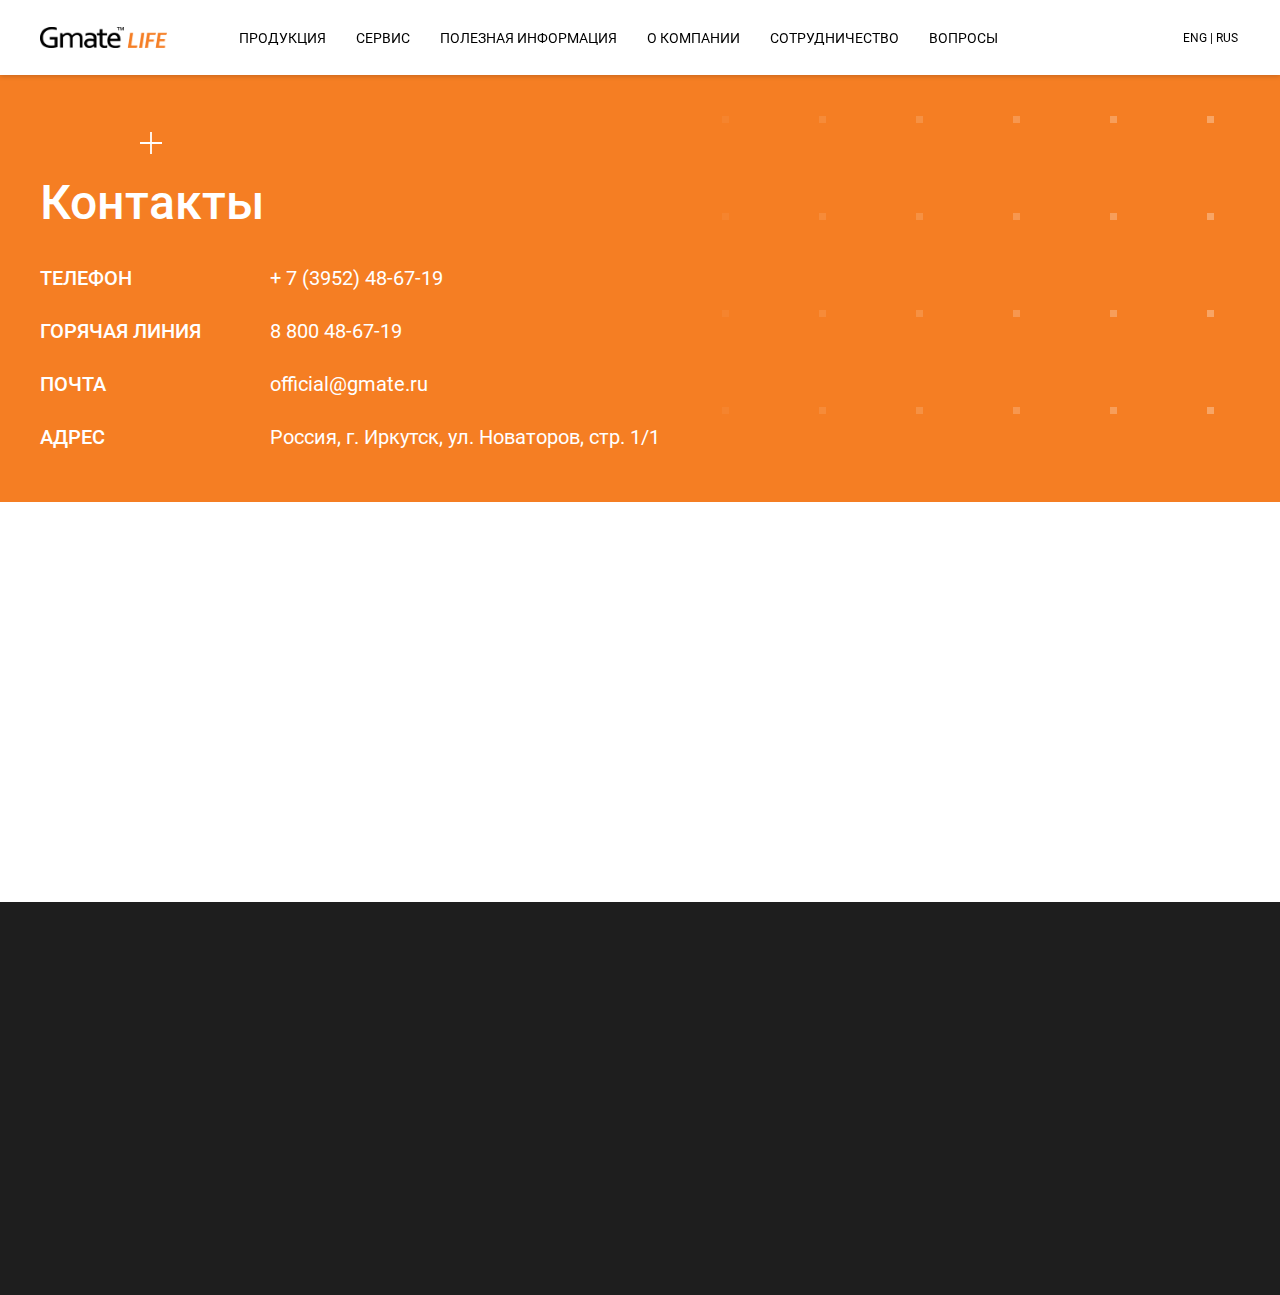
<file: contact.html>
<title>Контакты Gmate Life</title><!DOCTYPE html>
<html lang="ru">
	<head>
		<script src="https://cdnjs.cloudflare.com/ajax/libs/wow/1.1.2/wow.min.js"></script><script>new WOW().init();</script>
		<script src="https://api-maps.yandex.ru/2.1/?apikey=5ff531b7-9a7c-40b8-b586-c9571b8253c9&amp;lang=ru_RU" type="text/javascript"></script>
		<meta charset="utf-8">
		<meta http-equiv="X-UA-Compatible" content="IE=edge">
		<meta name="viewport" content="width=device-width, user-scalable=no, initial-scale=1.0, maximum-scale=1.0, minimum-scale=1.0">
		<link rel="icon" href="images/favicon.ico">
		<link rel="stylesheet" href="css/main.css?v=1603003084703">
		<link rel="stylesheet" href="https://vjs.zencdn.net/7.8.4/video-js.css">
		<link rel="stylesheet" href="https://cdnjs.cloudflare.com/ajax/libs/animate.css/4.1.1/animate.min.css">
	</head>
	<body>
		<div class="wrapper">
			<div class="content content--contact">
				<header class="header">
					<div class="container">
						<div class="header__wrap"><a class="header__logo" href="/"><img src="images/logo.png" alt="logo"></a>
							<div class="nav__wrap">
								<div class="nav__wrap-squares">
									<div class="squares" style="margin:0 0 90px;">
										<div class="square square--1" style="width:7px;height:7px;margin:0 90px 0 0;"></div>
										<div class="square square--2" style="width:7px;height:7px;margin:0 90px 0 0;"></div>
										<div class="square square--3" style="width:7px;height:7px;margin:0 90px 0 0;"></div>
										<div class="square square--4" style="width:7px;height:7px;margin:0 90px 0 0;"></div>
										<div class="square square--5" style="width:7px;height:7px;margin:0 90px 0 0;"></div>
										<div class="square square--6" style="width:7px;height:7px;margin:0 90px 0 0;"></div>
										<div class="square square--7" style="width:7px;height:7px;margin:0 90px 0 0;"></div>
										<div class="square square--8" style="width:7px;height:7px;margin:0 90px 0 0;"></div>
										<div class="square square--9" style="width:7px;height:7px;margin:0 90px 0 0;"></div>
										<div class="square square--10" style="width:7px;height:7px;margin:0 90px 0 0;"></div>
										<div class="square square--11" style="width:7px;height:7px;margin:0 90px 0 0;"></div>
										<div class="square square--12" style="width:7px;height:7px;margin:0 90px 0 0;"></div>
										<div class="square square--13" style="width:7px;height:7px;margin:0 90px 0 0;"></div>
										<div class="square square--14" style="width:7px;height:7px;margin:0 90px 0 0;"></div>
										<div class="square square--15" style="width:7px;height:7px;margin:0 90px 0 0;"></div>
										<div class="square square--16" style="width:7px;height:7px;margin:0 90px 0 0;"></div>
										<div class="square square--17" style="width:7px;height:7px;margin:0 90px 0 0;"></div>
										<div class="square square--18" style="width:7px;height:7px;margin:0 90px 0 0;"></div>
										<div class="square square--19" style="width:7px;height:7px;margin:0 90px 0 0;"></div>
										<div class="square square--20" style="width:7px;height:7px;margin:0 90px 0 0;"></div>
									</div>
									<div class="squares" style="margin:0 0 90px;">
										<div class="square square--1" style="width:7px;height:7px;margin:0 90px 0 0;"></div>
										<div class="square square--2" style="width:7px;height:7px;margin:0 90px 0 0;"></div>
										<div class="square square--3" style="width:7px;height:7px;margin:0 90px 0 0;"></div>
										<div class="square square--4" style="width:7px;height:7px;margin:0 90px 0 0;"></div>
										<div class="square square--5" style="width:7px;height:7px;margin:0 90px 0 0;"></div>
										<div class="square square--6" style="width:7px;height:7px;margin:0 90px 0 0;"></div>
										<div class="square square--7" style="width:7px;height:7px;margin:0 90px 0 0;"></div>
										<div class="square square--8" style="width:7px;height:7px;margin:0 90px 0 0;"></div>
										<div class="square square--9" style="width:7px;height:7px;margin:0 90px 0 0;"></div>
										<div class="square square--10" style="width:7px;height:7px;margin:0 90px 0 0;"></div>
										<div class="square square--11" style="width:7px;height:7px;margin:0 90px 0 0;"></div>
										<div class="square square--12" style="width:7px;height:7px;margin:0 90px 0 0;"></div>
										<div class="square square--13" style="width:7px;height:7px;margin:0 90px 0 0;"></div>
										<div class="square square--14" style="width:7px;height:7px;margin:0 90px 0 0;"></div>
										<div class="square square--15" style="width:7px;height:7px;margin:0 90px 0 0;"></div>
										<div class="square square--16" style="width:7px;height:7px;margin:0 90px 0 0;"></div>
										<div class="square square--17" style="width:7px;height:7px;margin:0 90px 0 0;"></div>
										<div class="square square--18" style="width:7px;height:7px;margin:0 90px 0 0;"></div>
										<div class="square square--19" style="width:7px;height:7px;margin:0 90px 0 0;"></div>
										<div class="square square--20" style="width:7px;height:7px;margin:0 90px 0 0;"></div>
									</div>
									<div class="squares" style="margin:0 0 90px;">
										<div class="square square--1" style="width:7px;height:7px;margin:0 90px 0 0;"></div>
										<div class="square square--2" style="width:7px;height:7px;margin:0 90px 0 0;"></div>
										<div class="square square--3" style="width:7px;height:7px;margin:0 90px 0 0;"></div>
										<div class="square square--4" style="width:7px;height:7px;margin:0 90px 0 0;"></div>
										<div class="square square--5" style="width:7px;height:7px;margin:0 90px 0 0;"></div>
										<div class="square square--6" style="width:7px;height:7px;margin:0 90px 0 0;"></div>
										<div class="square square--7" style="width:7px;height:7px;margin:0 90px 0 0;"></div>
										<div class="square square--8" style="width:7px;height:7px;margin:0 90px 0 0;"></div>
										<div class="square square--9" style="width:7px;height:7px;margin:0 90px 0 0;"></div>
										<div class="square square--10" style="width:7px;height:7px;margin:0 90px 0 0;"></div>
										<div class="square square--11" style="width:7px;height:7px;margin:0 90px 0 0;"></div>
										<div class="square square--12" style="width:7px;height:7px;margin:0 90px 0 0;"></div>
										<div class="square square--13" style="width:7px;height:7px;margin:0 90px 0 0;"></div>
										<div class="square square--14" style="width:7px;height:7px;margin:0 90px 0 0;"></div>
										<div class="square square--15" style="width:7px;height:7px;margin:0 90px 0 0;"></div>
										<div class="square square--16" style="width:7px;height:7px;margin:0 90px 0 0;"></div>
										<div class="square square--17" style="width:7px;height:7px;margin:0 90px 0 0;"></div>
										<div class="square square--18" style="width:7px;height:7px;margin:0 90px 0 0;"></div>
										<div class="square square--19" style="width:7px;height:7px;margin:0 90px 0 0;"></div>
										<div class="square square--20" style="width:7px;height:7px;margin:0 90px 0 0;"></div>
									</div>
									<div class="squares" style="margin:0 0 90px;">
										<div class="square square--1" style="width:7px;height:7px;margin:0 90px 0 0;"></div>
										<div class="square square--2" style="width:7px;height:7px;margin:0 90px 0 0;"></div>
										<div class="square square--3" style="width:7px;height:7px;margin:0 90px 0 0;"></div>
										<div class="square square--4" style="width:7px;height:7px;margin:0 90px 0 0;"></div>
										<div class="square square--5" style="width:7px;height:7px;margin:0 90px 0 0;"></div>
										<div class="square square--6" style="width:7px;height:7px;margin:0 90px 0 0;"></div>
										<div class="square square--7" style="width:7px;height:7px;margin:0 90px 0 0;"></div>
										<div class="square square--8" style="width:7px;height:7px;margin:0 90px 0 0;"></div>
										<div class="square square--9" style="width:7px;height:7px;margin:0 90px 0 0;"></div>
										<div class="square square--10" style="width:7px;height:7px;margin:0 90px 0 0;"></div>
										<div class="square square--11" style="width:7px;height:7px;margin:0 90px 0 0;"></div>
										<div class="square square--12" style="width:7px;height:7px;margin:0 90px 0 0;"></div>
										<div class="square square--13" style="width:7px;height:7px;margin:0 90px 0 0;"></div>
										<div class="square square--14" style="width:7px;height:7px;margin:0 90px 0 0;"></div>
										<div class="square square--15" style="width:7px;height:7px;margin:0 90px 0 0;"></div>
										<div class="square square--16" style="width:7px;height:7px;margin:0 90px 0 0;"></div>
										<div class="square square--17" style="width:7px;height:7px;margin:0 90px 0 0;"></div>
										<div class="square square--18" style="width:7px;height:7px;margin:0 90px 0 0;"></div>
										<div class="square square--19" style="width:7px;height:7px;margin:0 90px 0 0;"></div>
										<div class="square square--20" style="width:7px;height:7px;margin:0 90px 0 0;"></div>
									</div>
									<div class="squares" style="margin:0 0 90px;">
										<div class="square square--1" style="width:7px;height:7px;margin:0 90px 0 0;"></div>
										<div class="square square--2" style="width:7px;height:7px;margin:0 90px 0 0;"></div>
										<div class="square square--3" style="width:7px;height:7px;margin:0 90px 0 0;"></div>
										<div class="square square--4" style="width:7px;height:7px;margin:0 90px 0 0;"></div>
										<div class="square square--5" style="width:7px;height:7px;margin:0 90px 0 0;"></div>
										<div class="square square--6" style="width:7px;height:7px;margin:0 90px 0 0;"></div>
										<div class="square square--7" style="width:7px;height:7px;margin:0 90px 0 0;"></div>
										<div class="square square--8" style="width:7px;height:7px;margin:0 90px 0 0;"></div>
										<div class="square square--9" style="width:7px;height:7px;margin:0 90px 0 0;"></div>
										<div class="square square--10" style="width:7px;height:7px;margin:0 90px 0 0;"></div>
										<div class="square square--11" style="width:7px;height:7px;margin:0 90px 0 0;"></div>
										<div class="square square--12" style="width:7px;height:7px;margin:0 90px 0 0;"></div>
										<div class="square square--13" style="width:7px;height:7px;margin:0 90px 0 0;"></div>
										<div class="square square--14" style="width:7px;height:7px;margin:0 90px 0 0;"></div>
										<div class="square square--15" style="width:7px;height:7px;margin:0 90px 0 0;"></div>
										<div class="square square--16" style="width:7px;height:7px;margin:0 90px 0 0;"></div>
										<div class="square square--17" style="width:7px;height:7px;margin:0 90px 0 0;"></div>
										<div class="square square--18" style="width:7px;height:7px;margin:0 90px 0 0;"></div>
										<div class="square square--19" style="width:7px;height:7px;margin:0 90px 0 0;"></div>
										<div class="square square--20" style="width:7px;height:7px;margin:0 90px 0 0;"></div>
									</div>
								</div>
								<nav class="nav">
									<ul class="nav__list">
										<li><a class="nav__item" href="/production.html"><span>Продукция</span></a></li>
										<li><a class="nav__item" href="/service.html"><span>Сервис</span></a></li>
										<li><a class="nav__item" href="/useful-information.html"><span>Полезная информация</span></a></li>
										<li><a class="nav__item" href="/about-company.html"><span>О компании</span></a></li>
										<li><a class="nav__item" href="/partnership.html"><span>Сотрудничество</span></a></li>
										<li><a class="nav__item" href="/questions.html"><span>Вопросы</span></a></li>
									</ul>
								</nav><a class="nav__lang" href="#"><span>Eng | Rus</span></a>
							</div>
							<button class="nav__burger" type="button">
								<div class="nav__burger-item nav__burger-item--one"></div>
								<div class="nav__burger-item nav__burger-item--two"></div>
								<div class="nav__burger-item nav__burger-item--three"></div>
							</button>
						</div>
					</div>
				</header>
				<section class="contact-banner">
					<div class="container">
						<div class="contact-banner__wrap">
							<h1 class="title contact-banner__title">Контакты</h1>
							<ul class="contact-banner__list">
								<li class="contact-banner__item">
									<div class="contact-banner__item-title">телефон</div><a class="contact-banner__item-desc" href="#">+ 7 (3952) 48-67-19</a>
								</li>
								<li class="contact-banner__item">
									<div class="contact-banner__item-title">горячая линия</div><a class="contact-banner__item-desc" href="#">8 800 48-67-19</a>
								</li>
								<li class="contact-banner__item">
									<div class="contact-banner__item-title">Почта</div><a class="contact-banner__item-desc" href="#">official@gmate.ru</a>
								</li>
								<li class="contact-banner__item">
									<div class="contact-banner__item-title">Адрес</div><a class="contact-banner__item-desc" href="#">Россия, г. Иркутск, ул. Новаторов, стр. 1/1</a>
								</li>
							</ul>
						</div>
					</div>
					<div class="contact-banner__sguares">
						<div class="squares" style="margin:0 0 90px;">
							<div class="square square--1" style="width:7px;height:7px;margin:0 90px 0 0;"></div>
							<div class="square square--2" style="width:7px;height:7px;margin:0 90px 0 0;"></div>
							<div class="square square--3" style="width:7px;height:7px;margin:0 90px 0 0;"></div>
							<div class="square square--4" style="width:7px;height:7px;margin:0 90px 0 0;"></div>
							<div class="square square--5" style="width:7px;height:7px;margin:0 90px 0 0;"></div>
							<div class="square square--6" style="width:7px;height:7px;margin:0 90px 0 0;"></div>
							<div class="square square--7" style="width:7px;height:7px;margin:0 90px 0 0;"></div>
							<div class="square square--8" style="width:7px;height:7px;margin:0 90px 0 0;"></div>
							<div class="square square--9" style="width:7px;height:7px;margin:0 90px 0 0;"></div>
							<div class="square square--10" style="width:7px;height:7px;margin:0 90px 0 0;"></div>
							<div class="square square--11" style="width:7px;height:7px;margin:0 90px 0 0;"></div>
							<div class="square square--12" style="width:7px;height:7px;margin:0 90px 0 0;"></div>
							<div class="square square--13" style="width:7px;height:7px;margin:0 90px 0 0;"></div>
							<div class="square square--14" style="width:7px;height:7px;margin:0 90px 0 0;"></div>
							<div class="square square--15" style="width:7px;height:7px;margin:0 90px 0 0;"></div>
							<div class="square square--16" style="width:7px;height:7px;margin:0 90px 0 0;"></div>
							<div class="square square--17" style="width:7px;height:7px;margin:0 90px 0 0;"></div>
							<div class="square square--18" style="width:7px;height:7px;margin:0 90px 0 0;"></div>
							<div class="square square--19" style="width:7px;height:7px;margin:0 90px 0 0;"></div>
							<div class="square square--20" style="width:7px;height:7px;margin:0 90px 0 0;"></div>
						</div>
						<div class="squares" style="margin:0 0 90px;">
							<div class="square square--1" style="width:7px;height:7px;margin:0 90px 0 0;"></div>
							<div class="square square--2" style="width:7px;height:7px;margin:0 90px 0 0;"></div>
							<div class="square square--3" style="width:7px;height:7px;margin:0 90px 0 0;"></div>
							<div class="square square--4" style="width:7px;height:7px;margin:0 90px 0 0;"></div>
							<div class="square square--5" style="width:7px;height:7px;margin:0 90px 0 0;"></div>
							<div class="square square--6" style="width:7px;height:7px;margin:0 90px 0 0;"></div>
							<div class="square square--7" style="width:7px;height:7px;margin:0 90px 0 0;"></div>
							<div class="square square--8" style="width:7px;height:7px;margin:0 90px 0 0;"></div>
							<div class="square square--9" style="width:7px;height:7px;margin:0 90px 0 0;"></div>
							<div class="square square--10" style="width:7px;height:7px;margin:0 90px 0 0;"></div>
							<div class="square square--11" style="width:7px;height:7px;margin:0 90px 0 0;"></div>
							<div class="square square--12" style="width:7px;height:7px;margin:0 90px 0 0;"></div>
							<div class="square square--13" style="width:7px;height:7px;margin:0 90px 0 0;"></div>
							<div class="square square--14" style="width:7px;height:7px;margin:0 90px 0 0;"></div>
							<div class="square square--15" style="width:7px;height:7px;margin:0 90px 0 0;"></div>
							<div class="square square--16" style="width:7px;height:7px;margin:0 90px 0 0;"></div>
							<div class="square square--17" style="width:7px;height:7px;margin:0 90px 0 0;"></div>
							<div class="square square--18" style="width:7px;height:7px;margin:0 90px 0 0;"></div>
							<div class="square square--19" style="width:7px;height:7px;margin:0 90px 0 0;"></div>
							<div class="square square--20" style="width:7px;height:7px;margin:0 90px 0 0;"></div>
						</div>
						<div class="squares" style="margin:0 0 90px;">
							<div class="square square--1" style="width:7px;height:7px;margin:0 90px 0 0;"></div>
							<div class="square square--2" style="width:7px;height:7px;margin:0 90px 0 0;"></div>
							<div class="square square--3" style="width:7px;height:7px;margin:0 90px 0 0;"></div>
							<div class="square square--4" style="width:7px;height:7px;margin:0 90px 0 0;"></div>
							<div class="square square--5" style="width:7px;height:7px;margin:0 90px 0 0;"></div>
							<div class="square square--6" style="width:7px;height:7px;margin:0 90px 0 0;"></div>
							<div class="square square--7" style="width:7px;height:7px;margin:0 90px 0 0;"></div>
							<div class="square square--8" style="width:7px;height:7px;margin:0 90px 0 0;"></div>
							<div class="square square--9" style="width:7px;height:7px;margin:0 90px 0 0;"></div>
							<div class="square square--10" style="width:7px;height:7px;margin:0 90px 0 0;"></div>
							<div class="square square--11" style="width:7px;height:7px;margin:0 90px 0 0;"></div>
							<div class="square square--12" style="width:7px;height:7px;margin:0 90px 0 0;"></div>
							<div class="square square--13" style="width:7px;height:7px;margin:0 90px 0 0;"></div>
							<div class="square square--14" style="width:7px;height:7px;margin:0 90px 0 0;"></div>
							<div class="square square--15" style="width:7px;height:7px;margin:0 90px 0 0;"></div>
							<div class="square square--16" style="width:7px;height:7px;margin:0 90px 0 0;"></div>
							<div class="square square--17" style="width:7px;height:7px;margin:0 90px 0 0;"></div>
							<div class="square square--18" style="width:7px;height:7px;margin:0 90px 0 0;"></div>
							<div class="square square--19" style="width:7px;height:7px;margin:0 90px 0 0;"></div>
							<div class="square square--20" style="width:7px;height:7px;margin:0 90px 0 0;"></div>
						</div>
						<div class="squares" style="margin:0 0 90px;">
							<div class="square square--1" style="width:7px;height:7px;margin:0 90px 0 0;"></div>
							<div class="square square--2" style="width:7px;height:7px;margin:0 90px 0 0;"></div>
							<div class="square square--3" style="width:7px;height:7px;margin:0 90px 0 0;"></div>
							<div class="square square--4" style="width:7px;height:7px;margin:0 90px 0 0;"></div>
							<div class="square square--5" style="width:7px;height:7px;margin:0 90px 0 0;"></div>
							<div class="square square--6" style="width:7px;height:7px;margin:0 90px 0 0;"></div>
							<div class="square square--7" style="width:7px;height:7px;margin:0 90px 0 0;"></div>
							<div class="square square--8" style="width:7px;height:7px;margin:0 90px 0 0;"></div>
							<div class="square square--9" style="width:7px;height:7px;margin:0 90px 0 0;"></div>
							<div class="square square--10" style="width:7px;height:7px;margin:0 90px 0 0;"></div>
							<div class="square square--11" style="width:7px;height:7px;margin:0 90px 0 0;"></div>
							<div class="square square--12" style="width:7px;height:7px;margin:0 90px 0 0;"></div>
							<div class="square square--13" style="width:7px;height:7px;margin:0 90px 0 0;"></div>
							<div class="square square--14" style="width:7px;height:7px;margin:0 90px 0 0;"></div>
							<div class="square square--15" style="width:7px;height:7px;margin:0 90px 0 0;"></div>
							<div class="square square--16" style="width:7px;height:7px;margin:0 90px 0 0;"></div>
							<div class="square square--17" style="width:7px;height:7px;margin:0 90px 0 0;"></div>
							<div class="square square--18" style="width:7px;height:7px;margin:0 90px 0 0;"></div>
							<div class="square square--19" style="width:7px;height:7px;margin:0 90px 0 0;"></div>
							<div class="square square--20" style="width:7px;height:7px;margin:0 90px 0 0;"></div>
						</div>
						<div class="squares" style="margin:0 0 90px;">
							<div class="square square--1" style="width:7px;height:7px;margin:0 90px 0 0;"></div>
							<div class="square square--2" style="width:7px;height:7px;margin:0 90px 0 0;"></div>
							<div class="square square--3" style="width:7px;height:7px;margin:0 90px 0 0;"></div>
							<div class="square square--4" style="width:7px;height:7px;margin:0 90px 0 0;"></div>
							<div class="square square--5" style="width:7px;height:7px;margin:0 90px 0 0;"></div>
							<div class="square square--6" style="width:7px;height:7px;margin:0 90px 0 0;"></div>
							<div class="square square--7" style="width:7px;height:7px;margin:0 90px 0 0;"></div>
							<div class="square square--8" style="width:7px;height:7px;margin:0 90px 0 0;"></div>
							<div class="square square--9" style="width:7px;height:7px;margin:0 90px 0 0;"></div>
							<div class="square square--10" style="width:7px;height:7px;margin:0 90px 0 0;"></div>
							<div class="square square--11" style="width:7px;height:7px;margin:0 90px 0 0;"></div>
							<div class="square square--12" style="width:7px;height:7px;margin:0 90px 0 0;"></div>
							<div class="square square--13" style="width:7px;height:7px;margin:0 90px 0 0;"></div>
							<div class="square square--14" style="width:7px;height:7px;margin:0 90px 0 0;"></div>
							<div class="square square--15" style="width:7px;height:7px;margin:0 90px 0 0;"></div>
							<div class="square square--16" style="width:7px;height:7px;margin:0 90px 0 0;"></div>
							<div class="square square--17" style="width:7px;height:7px;margin:0 90px 0 0;"></div>
							<div class="square square--18" style="width:7px;height:7px;margin:0 90px 0 0;"></div>
							<div class="square square--19" style="width:7px;height:7px;margin:0 90px 0 0;"></div>
							<div class="square square--20" style="width:7px;height:7px;margin:0 90px 0 0;"></div>
						</div>
						<div class="squares" style="margin:0 0 90px;">
							<div class="square square--1" style="width:7px;height:7px;margin:0 90px 0 0;"></div>
							<div class="square square--2" style="width:7px;height:7px;margin:0 90px 0 0;"></div>
							<div class="square square--3" style="width:7px;height:7px;margin:0 90px 0 0;"></div>
							<div class="square square--4" style="width:7px;height:7px;margin:0 90px 0 0;"></div>
							<div class="square square--5" style="width:7px;height:7px;margin:0 90px 0 0;"></div>
							<div class="square square--6" style="width:7px;height:7px;margin:0 90px 0 0;"></div>
							<div class="square square--7" style="width:7px;height:7px;margin:0 90px 0 0;"></div>
							<div class="square square--8" style="width:7px;height:7px;margin:0 90px 0 0;"></div>
							<div class="square square--9" style="width:7px;height:7px;margin:0 90px 0 0;"></div>
							<div class="square square--10" style="width:7px;height:7px;margin:0 90px 0 0;"></div>
							<div class="square square--11" style="width:7px;height:7px;margin:0 90px 0 0;"></div>
							<div class="square square--12" style="width:7px;height:7px;margin:0 90px 0 0;"></div>
							<div class="square square--13" style="width:7px;height:7px;margin:0 90px 0 0;"></div>
							<div class="square square--14" style="width:7px;height:7px;margin:0 90px 0 0;"></div>
							<div class="square square--15" style="width:7px;height:7px;margin:0 90px 0 0;"></div>
							<div class="square square--16" style="width:7px;height:7px;margin:0 90px 0 0;"></div>
							<div class="square square--17" style="width:7px;height:7px;margin:0 90px 0 0;"></div>
							<div class="square square--18" style="width:7px;height:7px;margin:0 90px 0 0;"></div>
							<div class="square square--19" style="width:7px;height:7px;margin:0 90px 0 0;"></div>
							<div class="square square--20" style="width:7px;height:7px;margin:0 90px 0 0;"></div>
						</div>
						<div class="squares" style="margin:0 0 90px;">
							<div class="square square--1" style="width:7px;height:7px;margin:0 90px 0 0;"></div>
							<div class="square square--2" style="width:7px;height:7px;margin:0 90px 0 0;"></div>
							<div class="square square--3" style="width:7px;height:7px;margin:0 90px 0 0;"></div>
							<div class="square square--4" style="width:7px;height:7px;margin:0 90px 0 0;"></div>
							<div class="square square--5" style="width:7px;height:7px;margin:0 90px 0 0;"></div>
							<div class="square square--6" style="width:7px;height:7px;margin:0 90px 0 0;"></div>
							<div class="square square--7" style="width:7px;height:7px;margin:0 90px 0 0;"></div>
							<div class="square square--8" style="width:7px;height:7px;margin:0 90px 0 0;"></div>
							<div class="square square--9" style="width:7px;height:7px;margin:0 90px 0 0;"></div>
							<div class="square square--10" style="width:7px;height:7px;margin:0 90px 0 0;"></div>
							<div class="square square--11" style="width:7px;height:7px;margin:0 90px 0 0;"></div>
							<div class="square square--12" style="width:7px;height:7px;margin:0 90px 0 0;"></div>
							<div class="square square--13" style="width:7px;height:7px;margin:0 90px 0 0;"></div>
							<div class="square square--14" style="width:7px;height:7px;margin:0 90px 0 0;"></div>
							<div class="square square--15" style="width:7px;height:7px;margin:0 90px 0 0;"></div>
							<div class="square square--16" style="width:7px;height:7px;margin:0 90px 0 0;"></div>
							<div class="square square--17" style="width:7px;height:7px;margin:0 90px 0 0;"></div>
							<div class="square square--18" style="width:7px;height:7px;margin:0 90px 0 0;"></div>
							<div class="square square--19" style="width:7px;height:7px;margin:0 90px 0 0;"></div>
							<div class="square square--20" style="width:7px;height:7px;margin:0 90px 0 0;"></div>
						</div>
					</div>
					<div class="contact-banner__pluses">
						<svg class="plus plus--1">
							<use xlink:href="images/sprites.svg#plus"></use>
						</svg>
					</div>
				</section>
				<div id="map"></div>
			</div>
			<footer class="footer">
				<div class="container">
					<div class="footer__wrap">
						<div class="footer__logo wow animate__animated animate__fadeInLeft"><a href="/"><img src="images/logo-white.png" alt="logo"></a></div>
						<form class="footer__form">
							<div class="footer__form-title wow animate__animated animate__fadeInDown">Подпишитесь на акции и предложения</div>
							<input class="footer__form-input wow animate__animated animate__fadeInDown my-delay-2" type="text" placeholder="Email" required>
							<label class="checkbox footer__checkbox wow animate__animated animate__fadeInDown my-delay-4">
								<input type="checkbox" checked><span class="checkbox__text">Я согласен с обработкой&nbsp;<a href="https://www.google.com/" target="_blank">персональных данных</a></span>
							</label>
							<button class="btn btn--white btn--outline btn--min wow animate__animated animate__fadeInDown my-delay-6" type="submit"><span class="btn__text">Отправить</span><span class="btn__svg">
									<svg>
										<use xlink:href="images/sprites.svg#arrow"></use>
									</svg></span></button>
						</form>
						<nav class="footer__nav">
							<ul class="footer__nav-list">
								<li class="footer__nav-item wow animate__animated animate__fadeInDown"><a href="/production.html">Продукция</a></li>
								<li class="footer__nav-item wow animate__animated animate__fadeInDown my-delay-1"><a href="/service.html">Сервис</a></li>
								<li class="footer__nav-item wow animate__animated animate__fadeInDown my-delay-2"><a href="/useful-information.html">Полезная информация</a></li>
								<li class="footer__nav-item wow animate__animated animate__fadeInDown my-delay-3"><a href="/about-company.html">О компании</a></li>
								<li class="footer__nav-item wow animate__animated animate__fadeInDown my-delay-4"><a href="/partnership.html">Сотрудничество</a></li>
							</ul>
							<div class="footer__nav-lang wow animate__animated animate__fadeInDown my-delay-5"><a href="#">Eng | Rus</a></div>
						</nav>
						<ul class="footer__social wow animate__animated animate__fadeInRight">
							<li class="footer__social-item"><a href="https://vk.com/gmate_life" target="_blank">
									<svg class="footer__social-svg">
										<use xlink:href="images/sprites.svg#vk"></use>
									</svg></a></li>
							<li class="footer__social-item"><a href="https://www.instagram.com/gmate_life/" target="_blank">
									<svg class="footer__social-svg footer__social-svg--instagram">
										<use xlink:href="images/sprites.svg#instagram"></use>
									</svg></a></li>
						</ul>
					</div>
					<div class="footer__bottom">
						<div class="footer__dev wow animate__animated animate__fadeInLeft"><span>Разработано:&nbsp;</span><a href="https://rowstudio.ru/" target="_blank">row studio</a></div>
						<div class="footer__info wow animate__animated animate__fadeInRight">Имеются противопоказания проконсультируйтесь со специалистом</div>
					</div>
				</div>
			</footer>
		</div>
		<script src="js/vendor.js?v=1603003084704"></script>
		<script src="https://vjs.zencdn.net/7.8.4/video.js"></script>
		<script src="js/main.js?v=1603003084704"></script>
	</body>
</html>
</file>
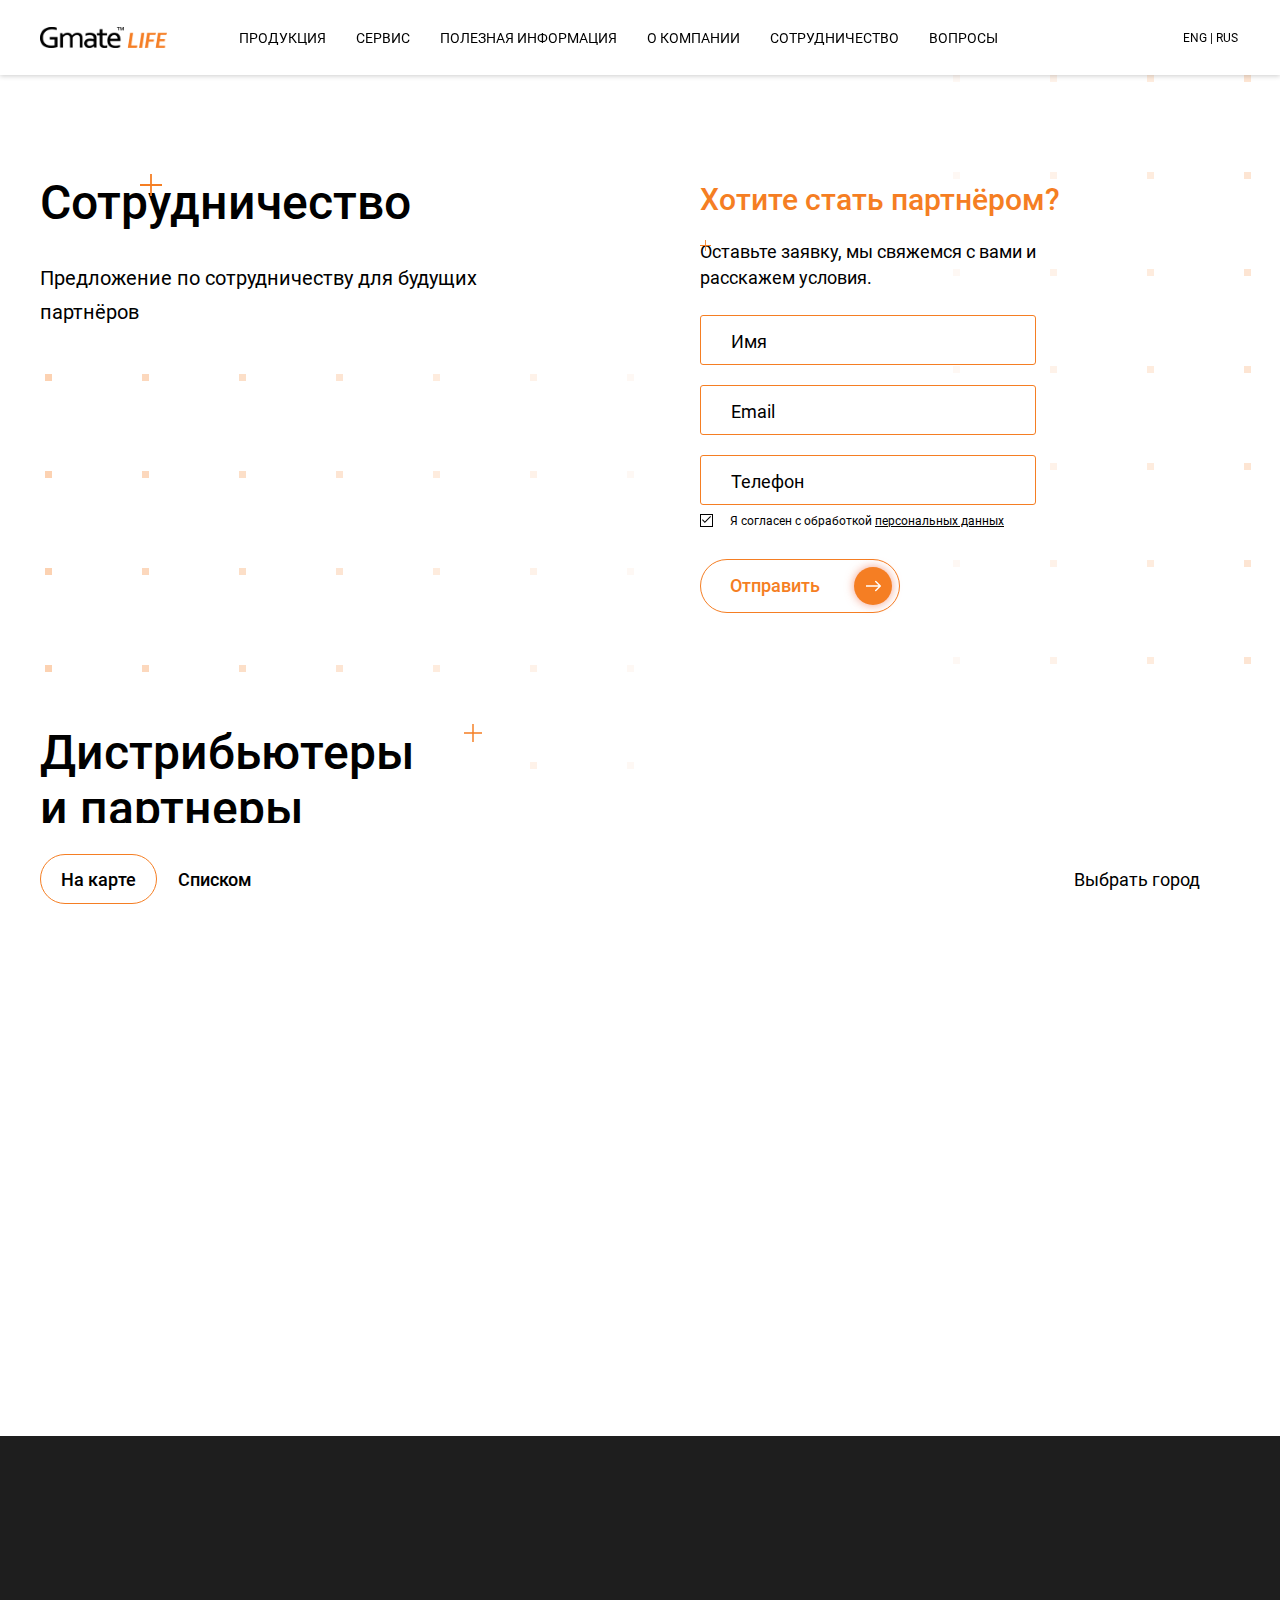
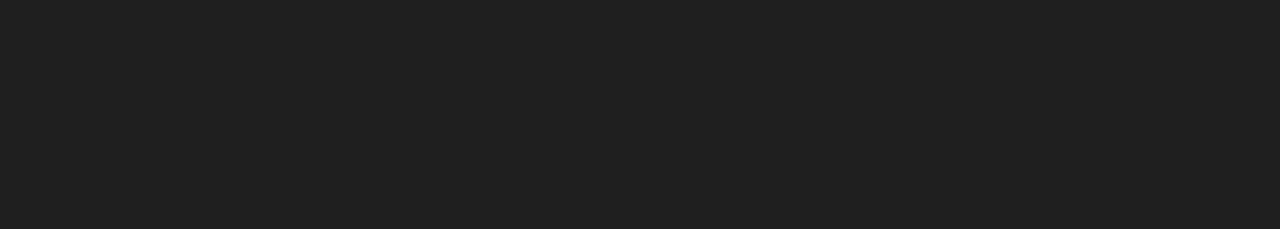
<file: partnership.html>
<title>Сотрудничество Gmate Life</title><!DOCTYPE html>
<html lang="ru">
	<head>
		<script src="https://cdnjs.cloudflare.com/ajax/libs/wow/1.1.2/wow.min.js"></script><script>new WOW().init();</script>
		<script src="https://api-maps.yandex.ru/2.1/?apikey=5ff531b7-9a7c-40b8-b586-c9571b8253c9&amp;lang=ru_RU" type="text/javascript"></script>
		<meta charset="utf-8">
		<meta http-equiv="X-UA-Compatible" content="IE=edge">
		<meta name="viewport" content="width=device-width, user-scalable=no, initial-scale=1.0, maximum-scale=1.0, minimum-scale=1.0">
		<link rel="icon" href="images/favicon.ico">
		<link rel="stylesheet" href="css/main.css?v=1603003085752">
		<link rel="stylesheet" href="https://vjs.zencdn.net/7.8.4/video-js.css">
		<link rel="stylesheet" href="https://cdnjs.cloudflare.com/ajax/libs/animate.css/4.1.1/animate.min.css">
	</head>
	<body>
		<div class="wrapper">
			<div class="content">
				<header class="header">
					<div class="container">
						<div class="header__wrap"><a class="header__logo" href="/"><img src="images/logo.png" alt="logo"></a>
							<div class="nav__wrap">
								<div class="nav__wrap-squares">
									<div class="squares" style="margin:0 0 90px;">
										<div class="square square--1" style="width:7px;height:7px;margin:0 90px 0 0;"></div>
										<div class="square square--2" style="width:7px;height:7px;margin:0 90px 0 0;"></div>
										<div class="square square--3" style="width:7px;height:7px;margin:0 90px 0 0;"></div>
										<div class="square square--4" style="width:7px;height:7px;margin:0 90px 0 0;"></div>
										<div class="square square--5" style="width:7px;height:7px;margin:0 90px 0 0;"></div>
										<div class="square square--6" style="width:7px;height:7px;margin:0 90px 0 0;"></div>
										<div class="square square--7" style="width:7px;height:7px;margin:0 90px 0 0;"></div>
										<div class="square square--8" style="width:7px;height:7px;margin:0 90px 0 0;"></div>
										<div class="square square--9" style="width:7px;height:7px;margin:0 90px 0 0;"></div>
										<div class="square square--10" style="width:7px;height:7px;margin:0 90px 0 0;"></div>
										<div class="square square--11" style="width:7px;height:7px;margin:0 90px 0 0;"></div>
										<div class="square square--12" style="width:7px;height:7px;margin:0 90px 0 0;"></div>
										<div class="square square--13" style="width:7px;height:7px;margin:0 90px 0 0;"></div>
										<div class="square square--14" style="width:7px;height:7px;margin:0 90px 0 0;"></div>
										<div class="square square--15" style="width:7px;height:7px;margin:0 90px 0 0;"></div>
										<div class="square square--16" style="width:7px;height:7px;margin:0 90px 0 0;"></div>
										<div class="square square--17" style="width:7px;height:7px;margin:0 90px 0 0;"></div>
										<div class="square square--18" style="width:7px;height:7px;margin:0 90px 0 0;"></div>
										<div class="square square--19" style="width:7px;height:7px;margin:0 90px 0 0;"></div>
										<div class="square square--20" style="width:7px;height:7px;margin:0 90px 0 0;"></div>
									</div>
									<div class="squares" style="margin:0 0 90px;">
										<div class="square square--1" style="width:7px;height:7px;margin:0 90px 0 0;"></div>
										<div class="square square--2" style="width:7px;height:7px;margin:0 90px 0 0;"></div>
										<div class="square square--3" style="width:7px;height:7px;margin:0 90px 0 0;"></div>
										<div class="square square--4" style="width:7px;height:7px;margin:0 90px 0 0;"></div>
										<div class="square square--5" style="width:7px;height:7px;margin:0 90px 0 0;"></div>
										<div class="square square--6" style="width:7px;height:7px;margin:0 90px 0 0;"></div>
										<div class="square square--7" style="width:7px;height:7px;margin:0 90px 0 0;"></div>
										<div class="square square--8" style="width:7px;height:7px;margin:0 90px 0 0;"></div>
										<div class="square square--9" style="width:7px;height:7px;margin:0 90px 0 0;"></div>
										<div class="square square--10" style="width:7px;height:7px;margin:0 90px 0 0;"></div>
										<div class="square square--11" style="width:7px;height:7px;margin:0 90px 0 0;"></div>
										<div class="square square--12" style="width:7px;height:7px;margin:0 90px 0 0;"></div>
										<div class="square square--13" style="width:7px;height:7px;margin:0 90px 0 0;"></div>
										<div class="square square--14" style="width:7px;height:7px;margin:0 90px 0 0;"></div>
										<div class="square square--15" style="width:7px;height:7px;margin:0 90px 0 0;"></div>
										<div class="square square--16" style="width:7px;height:7px;margin:0 90px 0 0;"></div>
										<div class="square square--17" style="width:7px;height:7px;margin:0 90px 0 0;"></div>
										<div class="square square--18" style="width:7px;height:7px;margin:0 90px 0 0;"></div>
										<div class="square square--19" style="width:7px;height:7px;margin:0 90px 0 0;"></div>
										<div class="square square--20" style="width:7px;height:7px;margin:0 90px 0 0;"></div>
									</div>
									<div class="squares" style="margin:0 0 90px;">
										<div class="square square--1" style="width:7px;height:7px;margin:0 90px 0 0;"></div>
										<div class="square square--2" style="width:7px;height:7px;margin:0 90px 0 0;"></div>
										<div class="square square--3" style="width:7px;height:7px;margin:0 90px 0 0;"></div>
										<div class="square square--4" style="width:7px;height:7px;margin:0 90px 0 0;"></div>
										<div class="square square--5" style="width:7px;height:7px;margin:0 90px 0 0;"></div>
										<div class="square square--6" style="width:7px;height:7px;margin:0 90px 0 0;"></div>
										<div class="square square--7" style="width:7px;height:7px;margin:0 90px 0 0;"></div>
										<div class="square square--8" style="width:7px;height:7px;margin:0 90px 0 0;"></div>
										<div class="square square--9" style="width:7px;height:7px;margin:0 90px 0 0;"></div>
										<div class="square square--10" style="width:7px;height:7px;margin:0 90px 0 0;"></div>
										<div class="square square--11" style="width:7px;height:7px;margin:0 90px 0 0;"></div>
										<div class="square square--12" style="width:7px;height:7px;margin:0 90px 0 0;"></div>
										<div class="square square--13" style="width:7px;height:7px;margin:0 90px 0 0;"></div>
										<div class="square square--14" style="width:7px;height:7px;margin:0 90px 0 0;"></div>
										<div class="square square--15" style="width:7px;height:7px;margin:0 90px 0 0;"></div>
										<div class="square square--16" style="width:7px;height:7px;margin:0 90px 0 0;"></div>
										<div class="square square--17" style="width:7px;height:7px;margin:0 90px 0 0;"></div>
										<div class="square square--18" style="width:7px;height:7px;margin:0 90px 0 0;"></div>
										<div class="square square--19" style="width:7px;height:7px;margin:0 90px 0 0;"></div>
										<div class="square square--20" style="width:7px;height:7px;margin:0 90px 0 0;"></div>
									</div>
									<div class="squares" style="margin:0 0 90px;">
										<div class="square square--1" style="width:7px;height:7px;margin:0 90px 0 0;"></div>
										<div class="square square--2" style="width:7px;height:7px;margin:0 90px 0 0;"></div>
										<div class="square square--3" style="width:7px;height:7px;margin:0 90px 0 0;"></div>
										<div class="square square--4" style="width:7px;height:7px;margin:0 90px 0 0;"></div>
										<div class="square square--5" style="width:7px;height:7px;margin:0 90px 0 0;"></div>
										<div class="square square--6" style="width:7px;height:7px;margin:0 90px 0 0;"></div>
										<div class="square square--7" style="width:7px;height:7px;margin:0 90px 0 0;"></div>
										<div class="square square--8" style="width:7px;height:7px;margin:0 90px 0 0;"></div>
										<div class="square square--9" style="width:7px;height:7px;margin:0 90px 0 0;"></div>
										<div class="square square--10" style="width:7px;height:7px;margin:0 90px 0 0;"></div>
										<div class="square square--11" style="width:7px;height:7px;margin:0 90px 0 0;"></div>
										<div class="square square--12" style="width:7px;height:7px;margin:0 90px 0 0;"></div>
										<div class="square square--13" style="width:7px;height:7px;margin:0 90px 0 0;"></div>
										<div class="square square--14" style="width:7px;height:7px;margin:0 90px 0 0;"></div>
										<div class="square square--15" style="width:7px;height:7px;margin:0 90px 0 0;"></div>
										<div class="square square--16" style="width:7px;height:7px;margin:0 90px 0 0;"></div>
										<div class="square square--17" style="width:7px;height:7px;margin:0 90px 0 0;"></div>
										<div class="square square--18" style="width:7px;height:7px;margin:0 90px 0 0;"></div>
										<div class="square square--19" style="width:7px;height:7px;margin:0 90px 0 0;"></div>
										<div class="square square--20" style="width:7px;height:7px;margin:0 90px 0 0;"></div>
									</div>
									<div class="squares" style="margin:0 0 90px;">
										<div class="square square--1" style="width:7px;height:7px;margin:0 90px 0 0;"></div>
										<div class="square square--2" style="width:7px;height:7px;margin:0 90px 0 0;"></div>
										<div class="square square--3" style="width:7px;height:7px;margin:0 90px 0 0;"></div>
										<div class="square square--4" style="width:7px;height:7px;margin:0 90px 0 0;"></div>
										<div class="square square--5" style="width:7px;height:7px;margin:0 90px 0 0;"></div>
										<div class="square square--6" style="width:7px;height:7px;margin:0 90px 0 0;"></div>
										<div class="square square--7" style="width:7px;height:7px;margin:0 90px 0 0;"></div>
										<div class="square square--8" style="width:7px;height:7px;margin:0 90px 0 0;"></div>
										<div class="square square--9" style="width:7px;height:7px;margin:0 90px 0 0;"></div>
										<div class="square square--10" style="width:7px;height:7px;margin:0 90px 0 0;"></div>
										<div class="square square--11" style="width:7px;height:7px;margin:0 90px 0 0;"></div>
										<div class="square square--12" style="width:7px;height:7px;margin:0 90px 0 0;"></div>
										<div class="square square--13" style="width:7px;height:7px;margin:0 90px 0 0;"></div>
										<div class="square square--14" style="width:7px;height:7px;margin:0 90px 0 0;"></div>
										<div class="square square--15" style="width:7px;height:7px;margin:0 90px 0 0;"></div>
										<div class="square square--16" style="width:7px;height:7px;margin:0 90px 0 0;"></div>
										<div class="square square--17" style="width:7px;height:7px;margin:0 90px 0 0;"></div>
										<div class="square square--18" style="width:7px;height:7px;margin:0 90px 0 0;"></div>
										<div class="square square--19" style="width:7px;height:7px;margin:0 90px 0 0;"></div>
										<div class="square square--20" style="width:7px;height:7px;margin:0 90px 0 0;"></div>
									</div>
								</div>
								<nav class="nav">
									<ul class="nav__list">
										<li><a class="nav__item" href="/production.html"><span>Продукция</span></a></li>
										<li><a class="nav__item" href="/service.html"><span>Сервис</span></a></li>
										<li><a class="nav__item" href="/useful-information.html"><span>Полезная информация</span></a></li>
										<li><a class="nav__item" href="/about-company.html"><span>О компании</span></a></li>
										<li><a class="nav__item" href="/partnership.html"><span>Сотрудничество</span></a></li>
										<li><a class="nav__item" href="/questions.html"><span>Вопросы</span></a></li>
									</ul>
								</nav><a class="nav__lang" href="#"><span>Eng | Rus</span></a>
							</div>
							<button class="nav__burger" type="button">
								<div class="nav__burger-item nav__burger-item--one"></div>
								<div class="nav__burger-item nav__burger-item--two"></div>
								<div class="nav__burger-item nav__burger-item--three"></div>
							</button>
						</div>
					</div>
				</header>
				<section class="partnership-banner">
					<div class="container">
						<div class="partnership-banner__wrap">
							<div class="partnership-banner__text">
								<h1 class="title partnership-banner__title wow animate__animated animate__fadeInDown">Сотрудничество</h1>
								<p class="partnership__par wow animate__animated animate__fadeInDown my-delay-1">Предложение по сотрудничеству для будущих партнёров</p>
							</div>
							<form class="partnership-banner__form">
								<h3 class="partnership-banner__subtitle wow animate__animated animate__fadeInDown">Хотите стать партнёром?</h3>
								<p class="partnership-banner__form-par wow animate__animated animate__fadeInDown my-delay-1">Оставьте заявку, мы свяжемся с вами и расскажем условия.</p>
								<input class="input partnership-banner__input partnership-banner__input--name wow animate__animated animate__fadeInDown my-delay-2" type="text" placeholder="Имя" required>
								<input class="input partnership-banner__input partnership-banner__input--mail wow animate__animated animate__fadeInDown my-delay-3" type="text" placeholder="Email" required>
								<input class="input partnership-banner__input partnership-banner__input--phone wow animate__animated animate__fadeInDown my-delay-4" type="text" placeholder="Телефон" required>
								<label class="checkbox partnership-banner__person wow animate__animated animate__fadeInDown my-delay-5">
									<input type="checkbox" checked><span class="checkbox__text">Я согласен с обработкой&nbsp;<a href="#">персональных данных</a></span>
								</label>
								<button class="btn btn--outline btn--min wow animate__animated animate__fadeInDown my-delay-6" type="submit"><span class="btn__text">Отправить</span><span class="btn__svg">
										<svg>
											<use xlink:href="images/sprites.svg#arrow"></use>
										</svg></span></button>
							</form>
						</div>
						<h2 class="title partnership-banner__title-two wow animate__animated animate__fadeInDown my-delay-3">Дистрибьютеры и партнеры</h2>
					</div>
					<div class="partnership-banner__sguares wow animate__animated animate__fadeInRigth my-delay-6">
						<div class="squares" style="margin:0 0 90px;">
							<div class="square square--1" style="width:7px;height:7px;margin:0 90px 0 0;"></div>
							<div class="square square--2" style="width:7px;height:7px;margin:0 90px 0 0;"></div>
							<div class="square square--3" style="width:7px;height:7px;margin:0 90px 0 0;"></div>
							<div class="square square--4" style="width:7px;height:7px;margin:0 90px 0 0;"></div>
							<div class="square square--5" style="width:7px;height:7px;margin:0 90px 0 0;"></div>
							<div class="square square--6" style="width:7px;height:7px;margin:0 90px 0 0;"></div>
							<div class="square square--7" style="width:7px;height:7px;margin:0 90px 0 0;"></div>
							<div class="square square--8" style="width:7px;height:7px;margin:0 90px 0 0;"></div>
							<div class="square square--9" style="width:7px;height:7px;margin:0 90px 0 0;"></div>
							<div class="square square--10" style="width:7px;height:7px;margin:0 90px 0 0;"></div>
							<div class="square square--11" style="width:7px;height:7px;margin:0 90px 0 0;"></div>
							<div class="square square--12" style="width:7px;height:7px;margin:0 90px 0 0;"></div>
							<div class="square square--13" style="width:7px;height:7px;margin:0 90px 0 0;"></div>
							<div class="square square--14" style="width:7px;height:7px;margin:0 90px 0 0;"></div>
							<div class="square square--15" style="width:7px;height:7px;margin:0 90px 0 0;"></div>
							<div class="square square--16" style="width:7px;height:7px;margin:0 90px 0 0;"></div>
							<div class="square square--17" style="width:7px;height:7px;margin:0 90px 0 0;"></div>
							<div class="square square--18" style="width:7px;height:7px;margin:0 90px 0 0;"></div>
							<div class="square square--19" style="width:7px;height:7px;margin:0 90px 0 0;"></div>
							<div class="square square--20" style="width:7px;height:7px;margin:0 90px 0 0;"></div>
						</div>
						<div class="squares" style="margin:0 0 90px;">
							<div class="square square--1" style="width:7px;height:7px;margin:0 90px 0 0;"></div>
							<div class="square square--2" style="width:7px;height:7px;margin:0 90px 0 0;"></div>
							<div class="square square--3" style="width:7px;height:7px;margin:0 90px 0 0;"></div>
							<div class="square square--4" style="width:7px;height:7px;margin:0 90px 0 0;"></div>
							<div class="square square--5" style="width:7px;height:7px;margin:0 90px 0 0;"></div>
							<div class="square square--6" style="width:7px;height:7px;margin:0 90px 0 0;"></div>
							<div class="square square--7" style="width:7px;height:7px;margin:0 90px 0 0;"></div>
							<div class="square square--8" style="width:7px;height:7px;margin:0 90px 0 0;"></div>
							<div class="square square--9" style="width:7px;height:7px;margin:0 90px 0 0;"></div>
							<div class="square square--10" style="width:7px;height:7px;margin:0 90px 0 0;"></div>
							<div class="square square--11" style="width:7px;height:7px;margin:0 90px 0 0;"></div>
							<div class="square square--12" style="width:7px;height:7px;margin:0 90px 0 0;"></div>
							<div class="square square--13" style="width:7px;height:7px;margin:0 90px 0 0;"></div>
							<div class="square square--14" style="width:7px;height:7px;margin:0 90px 0 0;"></div>
							<div class="square square--15" style="width:7px;height:7px;margin:0 90px 0 0;"></div>
							<div class="square square--16" style="width:7px;height:7px;margin:0 90px 0 0;"></div>
							<div class="square square--17" style="width:7px;height:7px;margin:0 90px 0 0;"></div>
							<div class="square square--18" style="width:7px;height:7px;margin:0 90px 0 0;"></div>
							<div class="square square--19" style="width:7px;height:7px;margin:0 90px 0 0;"></div>
							<div class="square square--20" style="width:7px;height:7px;margin:0 90px 0 0;"></div>
						</div>
						<div class="squares" style="margin:0 0 90px;">
							<div class="square square--1" style="width:7px;height:7px;margin:0 90px 0 0;"></div>
							<div class="square square--2" style="width:7px;height:7px;margin:0 90px 0 0;"></div>
							<div class="square square--3" style="width:7px;height:7px;margin:0 90px 0 0;"></div>
							<div class="square square--4" style="width:7px;height:7px;margin:0 90px 0 0;"></div>
							<div class="square square--5" style="width:7px;height:7px;margin:0 90px 0 0;"></div>
							<div class="square square--6" style="width:7px;height:7px;margin:0 90px 0 0;"></div>
							<div class="square square--7" style="width:7px;height:7px;margin:0 90px 0 0;"></div>
							<div class="square square--8" style="width:7px;height:7px;margin:0 90px 0 0;"></div>
							<div class="square square--9" style="width:7px;height:7px;margin:0 90px 0 0;"></div>
							<div class="square square--10" style="width:7px;height:7px;margin:0 90px 0 0;"></div>
							<div class="square square--11" style="width:7px;height:7px;margin:0 90px 0 0;"></div>
							<div class="square square--12" style="width:7px;height:7px;margin:0 90px 0 0;"></div>
							<div class="square square--13" style="width:7px;height:7px;margin:0 90px 0 0;"></div>
							<div class="square square--14" style="width:7px;height:7px;margin:0 90px 0 0;"></div>
							<div class="square square--15" style="width:7px;height:7px;margin:0 90px 0 0;"></div>
							<div class="square square--16" style="width:7px;height:7px;margin:0 90px 0 0;"></div>
							<div class="square square--17" style="width:7px;height:7px;margin:0 90px 0 0;"></div>
							<div class="square square--18" style="width:7px;height:7px;margin:0 90px 0 0;"></div>
							<div class="square square--19" style="width:7px;height:7px;margin:0 90px 0 0;"></div>
							<div class="square square--20" style="width:7px;height:7px;margin:0 90px 0 0;"></div>
						</div>
						<div class="squares" style="margin:0 0 90px;">
							<div class="square square--1" style="width:7px;height:7px;margin:0 90px 0 0;"></div>
							<div class="square square--2" style="width:7px;height:7px;margin:0 90px 0 0;"></div>
							<div class="square square--3" style="width:7px;height:7px;margin:0 90px 0 0;"></div>
							<div class="square square--4" style="width:7px;height:7px;margin:0 90px 0 0;"></div>
							<div class="square square--5" style="width:7px;height:7px;margin:0 90px 0 0;"></div>
							<div class="square square--6" style="width:7px;height:7px;margin:0 90px 0 0;"></div>
							<div class="square square--7" style="width:7px;height:7px;margin:0 90px 0 0;"></div>
							<div class="square square--8" style="width:7px;height:7px;margin:0 90px 0 0;"></div>
							<div class="square square--9" style="width:7px;height:7px;margin:0 90px 0 0;"></div>
							<div class="square square--10" style="width:7px;height:7px;margin:0 90px 0 0;"></div>
							<div class="square square--11" style="width:7px;height:7px;margin:0 90px 0 0;"></div>
							<div class="square square--12" style="width:7px;height:7px;margin:0 90px 0 0;"></div>
							<div class="square square--13" style="width:7px;height:7px;margin:0 90px 0 0;"></div>
							<div class="square square--14" style="width:7px;height:7px;margin:0 90px 0 0;"></div>
							<div class="square square--15" style="width:7px;height:7px;margin:0 90px 0 0;"></div>
							<div class="square square--16" style="width:7px;height:7px;margin:0 90px 0 0;"></div>
							<div class="square square--17" style="width:7px;height:7px;margin:0 90px 0 0;"></div>
							<div class="square square--18" style="width:7px;height:7px;margin:0 90px 0 0;"></div>
							<div class="square square--19" style="width:7px;height:7px;margin:0 90px 0 0;"></div>
							<div class="square square--20" style="width:7px;height:7px;margin:0 90px 0 0;"></div>
						</div>
						<div class="squares" style="margin:0 0 90px;">
							<div class="square square--1" style="width:7px;height:7px;margin:0 90px 0 0;"></div>
							<div class="square square--2" style="width:7px;height:7px;margin:0 90px 0 0;"></div>
							<div class="square square--3" style="width:7px;height:7px;margin:0 90px 0 0;"></div>
							<div class="square square--4" style="width:7px;height:7px;margin:0 90px 0 0;"></div>
							<div class="square square--5" style="width:7px;height:7px;margin:0 90px 0 0;"></div>
							<div class="square square--6" style="width:7px;height:7px;margin:0 90px 0 0;"></div>
							<div class="square square--7" style="width:7px;height:7px;margin:0 90px 0 0;"></div>
							<div class="square square--8" style="width:7px;height:7px;margin:0 90px 0 0;"></div>
							<div class="square square--9" style="width:7px;height:7px;margin:0 90px 0 0;"></div>
							<div class="square square--10" style="width:7px;height:7px;margin:0 90px 0 0;"></div>
							<div class="square square--11" style="width:7px;height:7px;margin:0 90px 0 0;"></div>
							<div class="square square--12" style="width:7px;height:7px;margin:0 90px 0 0;"></div>
							<div class="square square--13" style="width:7px;height:7px;margin:0 90px 0 0;"></div>
							<div class="square square--14" style="width:7px;height:7px;margin:0 90px 0 0;"></div>
							<div class="square square--15" style="width:7px;height:7px;margin:0 90px 0 0;"></div>
							<div class="square square--16" style="width:7px;height:7px;margin:0 90px 0 0;"></div>
							<div class="square square--17" style="width:7px;height:7px;margin:0 90px 0 0;"></div>
							<div class="square square--18" style="width:7px;height:7px;margin:0 90px 0 0;"></div>
							<div class="square square--19" style="width:7px;height:7px;margin:0 90px 0 0;"></div>
							<div class="square square--20" style="width:7px;height:7px;margin:0 90px 0 0;"></div>
						</div>
						<div class="squares" style="margin:0 0 90px;">
							<div class="square square--1" style="width:7px;height:7px;margin:0 90px 0 0;"></div>
							<div class="square square--2" style="width:7px;height:7px;margin:0 90px 0 0;"></div>
							<div class="square square--3" style="width:7px;height:7px;margin:0 90px 0 0;"></div>
							<div class="square square--4" style="width:7px;height:7px;margin:0 90px 0 0;"></div>
							<div class="square square--5" style="width:7px;height:7px;margin:0 90px 0 0;"></div>
							<div class="square square--6" style="width:7px;height:7px;margin:0 90px 0 0;"></div>
							<div class="square square--7" style="width:7px;height:7px;margin:0 90px 0 0;"></div>
							<div class="square square--8" style="width:7px;height:7px;margin:0 90px 0 0;"></div>
							<div class="square square--9" style="width:7px;height:7px;margin:0 90px 0 0;"></div>
							<div class="square square--10" style="width:7px;height:7px;margin:0 90px 0 0;"></div>
							<div class="square square--11" style="width:7px;height:7px;margin:0 90px 0 0;"></div>
							<div class="square square--12" style="width:7px;height:7px;margin:0 90px 0 0;"></div>
							<div class="square square--13" style="width:7px;height:7px;margin:0 90px 0 0;"></div>
							<div class="square square--14" style="width:7px;height:7px;margin:0 90px 0 0;"></div>
							<div class="square square--15" style="width:7px;height:7px;margin:0 90px 0 0;"></div>
							<div class="square square--16" style="width:7px;height:7px;margin:0 90px 0 0;"></div>
							<div class="square square--17" style="width:7px;height:7px;margin:0 90px 0 0;"></div>
							<div class="square square--18" style="width:7px;height:7px;margin:0 90px 0 0;"></div>
							<div class="square square--19" style="width:7px;height:7px;margin:0 90px 0 0;"></div>
							<div class="square square--20" style="width:7px;height:7px;margin:0 90px 0 0;"></div>
						</div>
						<div class="squares" style="margin:0 0 90px;">
							<div class="square square--1" style="width:7px;height:7px;margin:0 90px 0 0;"></div>
							<div class="square square--2" style="width:7px;height:7px;margin:0 90px 0 0;"></div>
							<div class="square square--3" style="width:7px;height:7px;margin:0 90px 0 0;"></div>
							<div class="square square--4" style="width:7px;height:7px;margin:0 90px 0 0;"></div>
							<div class="square square--5" style="width:7px;height:7px;margin:0 90px 0 0;"></div>
							<div class="square square--6" style="width:7px;height:7px;margin:0 90px 0 0;"></div>
							<div class="square square--7" style="width:7px;height:7px;margin:0 90px 0 0;"></div>
							<div class="square square--8" style="width:7px;height:7px;margin:0 90px 0 0;"></div>
							<div class="square square--9" style="width:7px;height:7px;margin:0 90px 0 0;"></div>
							<div class="square square--10" style="width:7px;height:7px;margin:0 90px 0 0;"></div>
							<div class="square square--11" style="width:7px;height:7px;margin:0 90px 0 0;"></div>
							<div class="square square--12" style="width:7px;height:7px;margin:0 90px 0 0;"></div>
							<div class="square square--13" style="width:7px;height:7px;margin:0 90px 0 0;"></div>
							<div class="square square--14" style="width:7px;height:7px;margin:0 90px 0 0;"></div>
							<div class="square square--15" style="width:7px;height:7px;margin:0 90px 0 0;"></div>
							<div class="square square--16" style="width:7px;height:7px;margin:0 90px 0 0;"></div>
							<div class="square square--17" style="width:7px;height:7px;margin:0 90px 0 0;"></div>
							<div class="square square--18" style="width:7px;height:7px;margin:0 90px 0 0;"></div>
							<div class="square square--19" style="width:7px;height:7px;margin:0 90px 0 0;"></div>
							<div class="square square--20" style="width:7px;height:7px;margin:0 90px 0 0;"></div>
						</div>
					</div>
					<div class="partnership-banner__sguares-reverse wow animate__animated animate__fadeInLeft my-delay-6">
						<div class="squares" style="margin:0 0 90px;">
							<div class="square square--1" style="width:7px;height:7px;margin:0 90px 0 0;"></div>
							<div class="square square--2" style="width:7px;height:7px;margin:0 90px 0 0;"></div>
							<div class="square square--3" style="width:7px;height:7px;margin:0 90px 0 0;"></div>
							<div class="square square--4" style="width:7px;height:7px;margin:0 90px 0 0;"></div>
							<div class="square square--5" style="width:7px;height:7px;margin:0 90px 0 0;"></div>
							<div class="square square--6" style="width:7px;height:7px;margin:0 90px 0 0;"></div>
							<div class="square square--7" style="width:7px;height:7px;margin:0 90px 0 0;"></div>
							<div class="square square--8" style="width:7px;height:7px;margin:0 90px 0 0;"></div>
							<div class="square square--9" style="width:7px;height:7px;margin:0 90px 0 0;"></div>
							<div class="square square--10" style="width:7px;height:7px;margin:0 90px 0 0;"></div>
							<div class="square square--11" style="width:7px;height:7px;margin:0 90px 0 0;"></div>
							<div class="square square--12" style="width:7px;height:7px;margin:0 90px 0 0;"></div>
							<div class="square square--13" style="width:7px;height:7px;margin:0 90px 0 0;"></div>
							<div class="square square--14" style="width:7px;height:7px;margin:0 90px 0 0;"></div>
							<div class="square square--15" style="width:7px;height:7px;margin:0 90px 0 0;"></div>
							<div class="square square--16" style="width:7px;height:7px;margin:0 90px 0 0;"></div>
							<div class="square square--17" style="width:7px;height:7px;margin:0 90px 0 0;"></div>
							<div class="square square--18" style="width:7px;height:7px;margin:0 90px 0 0;"></div>
							<div class="square square--19" style="width:7px;height:7px;margin:0 90px 0 0;"></div>
							<div class="square square--20" style="width:7px;height:7px;margin:0 90px 0 0;"></div>
						</div>
						<div class="squares" style="margin:0 0 90px;">
							<div class="square square--1" style="width:7px;height:7px;margin:0 90px 0 0;"></div>
							<div class="square square--2" style="width:7px;height:7px;margin:0 90px 0 0;"></div>
							<div class="square square--3" style="width:7px;height:7px;margin:0 90px 0 0;"></div>
							<div class="square square--4" style="width:7px;height:7px;margin:0 90px 0 0;"></div>
							<div class="square square--5" style="width:7px;height:7px;margin:0 90px 0 0;"></div>
							<div class="square square--6" style="width:7px;height:7px;margin:0 90px 0 0;"></div>
							<div class="square square--7" style="width:7px;height:7px;margin:0 90px 0 0;"></div>
							<div class="square square--8" style="width:7px;height:7px;margin:0 90px 0 0;"></div>
							<div class="square square--9" style="width:7px;height:7px;margin:0 90px 0 0;"></div>
							<div class="square square--10" style="width:7px;height:7px;margin:0 90px 0 0;"></div>
							<div class="square square--11" style="width:7px;height:7px;margin:0 90px 0 0;"></div>
							<div class="square square--12" style="width:7px;height:7px;margin:0 90px 0 0;"></div>
							<div class="square square--13" style="width:7px;height:7px;margin:0 90px 0 0;"></div>
							<div class="square square--14" style="width:7px;height:7px;margin:0 90px 0 0;"></div>
							<div class="square square--15" style="width:7px;height:7px;margin:0 90px 0 0;"></div>
							<div class="square square--16" style="width:7px;height:7px;margin:0 90px 0 0;"></div>
							<div class="square square--17" style="width:7px;height:7px;margin:0 90px 0 0;"></div>
							<div class="square square--18" style="width:7px;height:7px;margin:0 90px 0 0;"></div>
							<div class="square square--19" style="width:7px;height:7px;margin:0 90px 0 0;"></div>
							<div class="square square--20" style="width:7px;height:7px;margin:0 90px 0 0;"></div>
						</div>
						<div class="squares" style="margin:0 0 90px;">
							<div class="square square--1" style="width:7px;height:7px;margin:0 90px 0 0;"></div>
							<div class="square square--2" style="width:7px;height:7px;margin:0 90px 0 0;"></div>
							<div class="square square--3" style="width:7px;height:7px;margin:0 90px 0 0;"></div>
							<div class="square square--4" style="width:7px;height:7px;margin:0 90px 0 0;"></div>
							<div class="square square--5" style="width:7px;height:7px;margin:0 90px 0 0;"></div>
							<div class="square square--6" style="width:7px;height:7px;margin:0 90px 0 0;"></div>
							<div class="square square--7" style="width:7px;height:7px;margin:0 90px 0 0;"></div>
							<div class="square square--8" style="width:7px;height:7px;margin:0 90px 0 0;"></div>
							<div class="square square--9" style="width:7px;height:7px;margin:0 90px 0 0;"></div>
							<div class="square square--10" style="width:7px;height:7px;margin:0 90px 0 0;"></div>
							<div class="square square--11" style="width:7px;height:7px;margin:0 90px 0 0;"></div>
							<div class="square square--12" style="width:7px;height:7px;margin:0 90px 0 0;"></div>
							<div class="square square--13" style="width:7px;height:7px;margin:0 90px 0 0;"></div>
							<div class="square square--14" style="width:7px;height:7px;margin:0 90px 0 0;"></div>
							<div class="square square--15" style="width:7px;height:7px;margin:0 90px 0 0;"></div>
							<div class="square square--16" style="width:7px;height:7px;margin:0 90px 0 0;"></div>
							<div class="square square--17" style="width:7px;height:7px;margin:0 90px 0 0;"></div>
							<div class="square square--18" style="width:7px;height:7px;margin:0 90px 0 0;"></div>
							<div class="square square--19" style="width:7px;height:7px;margin:0 90px 0 0;"></div>
							<div class="square square--20" style="width:7px;height:7px;margin:0 90px 0 0;"></div>
						</div>
						<div class="squares" style="margin:0 0 90px;">
							<div class="square square--1" style="width:7px;height:7px;margin:0 90px 0 0;"></div>
							<div class="square square--2" style="width:7px;height:7px;margin:0 90px 0 0;"></div>
							<div class="square square--3" style="width:7px;height:7px;margin:0 90px 0 0;"></div>
							<div class="square square--4" style="width:7px;height:7px;margin:0 90px 0 0;"></div>
							<div class="square square--5" style="width:7px;height:7px;margin:0 90px 0 0;"></div>
							<div class="square square--6" style="width:7px;height:7px;margin:0 90px 0 0;"></div>
							<div class="square square--7" style="width:7px;height:7px;margin:0 90px 0 0;"></div>
							<div class="square square--8" style="width:7px;height:7px;margin:0 90px 0 0;"></div>
							<div class="square square--9" style="width:7px;height:7px;margin:0 90px 0 0;"></div>
							<div class="square square--10" style="width:7px;height:7px;margin:0 90px 0 0;"></div>
							<div class="square square--11" style="width:7px;height:7px;margin:0 90px 0 0;"></div>
							<div class="square square--12" style="width:7px;height:7px;margin:0 90px 0 0;"></div>
							<div class="square square--13" style="width:7px;height:7px;margin:0 90px 0 0;"></div>
							<div class="square square--14" style="width:7px;height:7px;margin:0 90px 0 0;"></div>
							<div class="square square--15" style="width:7px;height:7px;margin:0 90px 0 0;"></div>
							<div class="square square--16" style="width:7px;height:7px;margin:0 90px 0 0;"></div>
							<div class="square square--17" style="width:7px;height:7px;margin:0 90px 0 0;"></div>
							<div class="square square--18" style="width:7px;height:7px;margin:0 90px 0 0;"></div>
							<div class="square square--19" style="width:7px;height:7px;margin:0 90px 0 0;"></div>
							<div class="square square--20" style="width:7px;height:7px;margin:0 90px 0 0;"></div>
						</div>
						<div class="squares" style="margin:0 0 90px;">
							<div class="square square--1" style="width:7px;height:7px;margin:0 90px 0 0;"></div>
							<div class="square square--2" style="width:7px;height:7px;margin:0 90px 0 0;"></div>
							<div class="square square--3" style="width:7px;height:7px;margin:0 90px 0 0;"></div>
							<div class="square square--4" style="width:7px;height:7px;margin:0 90px 0 0;"></div>
							<div class="square square--5" style="width:7px;height:7px;margin:0 90px 0 0;"></div>
							<div class="square square--6" style="width:7px;height:7px;margin:0 90px 0 0;"></div>
							<div class="square square--7" style="width:7px;height:7px;margin:0 90px 0 0;"></div>
							<div class="square square--8" style="width:7px;height:7px;margin:0 90px 0 0;"></div>
							<div class="square square--9" style="width:7px;height:7px;margin:0 90px 0 0;"></div>
							<div class="square square--10" style="width:7px;height:7px;margin:0 90px 0 0;"></div>
							<div class="square square--11" style="width:7px;height:7px;margin:0 90px 0 0;"></div>
							<div class="square square--12" style="width:7px;height:7px;margin:0 90px 0 0;"></div>
							<div class="square square--13" style="width:7px;height:7px;margin:0 90px 0 0;"></div>
							<div class="square square--14" style="width:7px;height:7px;margin:0 90px 0 0;"></div>
							<div class="square square--15" style="width:7px;height:7px;margin:0 90px 0 0;"></div>
							<div class="square square--16" style="width:7px;height:7px;margin:0 90px 0 0;"></div>
							<div class="square square--17" style="width:7px;height:7px;margin:0 90px 0 0;"></div>
							<div class="square square--18" style="width:7px;height:7px;margin:0 90px 0 0;"></div>
							<div class="square square--19" style="width:7px;height:7px;margin:0 90px 0 0;"></div>
							<div class="square square--20" style="width:7px;height:7px;margin:0 90px 0 0;"></div>
						</div>
						<div class="squares" style="margin:0 0 90px;">
							<div class="square square--1" style="width:7px;height:7px;margin:0 90px 0 0;"></div>
							<div class="square square--2" style="width:7px;height:7px;margin:0 90px 0 0;"></div>
							<div class="square square--3" style="width:7px;height:7px;margin:0 90px 0 0;"></div>
							<div class="square square--4" style="width:7px;height:7px;margin:0 90px 0 0;"></div>
							<div class="square square--5" style="width:7px;height:7px;margin:0 90px 0 0;"></div>
							<div class="square square--6" style="width:7px;height:7px;margin:0 90px 0 0;"></div>
							<div class="square square--7" style="width:7px;height:7px;margin:0 90px 0 0;"></div>
							<div class="square square--8" style="width:7px;height:7px;margin:0 90px 0 0;"></div>
							<div class="square square--9" style="width:7px;height:7px;margin:0 90px 0 0;"></div>
							<div class="square square--10" style="width:7px;height:7px;margin:0 90px 0 0;"></div>
							<div class="square square--11" style="width:7px;height:7px;margin:0 90px 0 0;"></div>
							<div class="square square--12" style="width:7px;height:7px;margin:0 90px 0 0;"></div>
							<div class="square square--13" style="width:7px;height:7px;margin:0 90px 0 0;"></div>
							<div class="square square--14" style="width:7px;height:7px;margin:0 90px 0 0;"></div>
							<div class="square square--15" style="width:7px;height:7px;margin:0 90px 0 0;"></div>
							<div class="square square--16" style="width:7px;height:7px;margin:0 90px 0 0;"></div>
							<div class="square square--17" style="width:7px;height:7px;margin:0 90px 0 0;"></div>
							<div class="square square--18" style="width:7px;height:7px;margin:0 90px 0 0;"></div>
							<div class="square square--19" style="width:7px;height:7px;margin:0 90px 0 0;"></div>
							<div class="square square--20" style="width:7px;height:7px;margin:0 90px 0 0;"></div>
						</div>
						<div class="squares" style="margin:0 0 90px;">
							<div class="square square--1" style="width:7px;height:7px;margin:0 90px 0 0;"></div>
							<div class="square square--2" style="width:7px;height:7px;margin:0 90px 0 0;"></div>
							<div class="square square--3" style="width:7px;height:7px;margin:0 90px 0 0;"></div>
							<div class="square square--4" style="width:7px;height:7px;margin:0 90px 0 0;"></div>
							<div class="square square--5" style="width:7px;height:7px;margin:0 90px 0 0;"></div>
							<div class="square square--6" style="width:7px;height:7px;margin:0 90px 0 0;"></div>
							<div class="square square--7" style="width:7px;height:7px;margin:0 90px 0 0;"></div>
							<div class="square square--8" style="width:7px;height:7px;margin:0 90px 0 0;"></div>
							<div class="square square--9" style="width:7px;height:7px;margin:0 90px 0 0;"></div>
							<div class="square square--10" style="width:7px;height:7px;margin:0 90px 0 0;"></div>
							<div class="square square--11" style="width:7px;height:7px;margin:0 90px 0 0;"></div>
							<div class="square square--12" style="width:7px;height:7px;margin:0 90px 0 0;"></div>
							<div class="square square--13" style="width:7px;height:7px;margin:0 90px 0 0;"></div>
							<div class="square square--14" style="width:7px;height:7px;margin:0 90px 0 0;"></div>
							<div class="square square--15" style="width:7px;height:7px;margin:0 90px 0 0;"></div>
							<div class="square square--16" style="width:7px;height:7px;margin:0 90px 0 0;"></div>
							<div class="square square--17" style="width:7px;height:7px;margin:0 90px 0 0;"></div>
							<div class="square square--18" style="width:7px;height:7px;margin:0 90px 0 0;"></div>
							<div class="square square--19" style="width:7px;height:7px;margin:0 90px 0 0;"></div>
							<div class="square square--20" style="width:7px;height:7px;margin:0 90px 0 0;"></div>
						</div>
					</div>
					<div class="partnership-banner__pluses wow animate__animated animate__fadeIn my-delay-1">
						<svg class="plus plus--1">
							<use xlink:href="images/sprites.svg#plus"></use>
						</svg>
						<svg class="plus plus--2">
							<use xlink:href="images/sprites.svg#plus"></use>
						</svg>
						<svg class="plus plus--3">
							<use xlink:href="images/sprites.svg#plus"></use>
						</svg>
					</div>
				</section>
				<section class="partnership partnership-map">
					<div class="partnership__wrap">
						<div id="partnership-tabs">
							<div class="container">
								<div class="partnership__buttons">
									<ul>
										<li class="wow animate__animated animate__fadeInDown my-delay-1"><a href="#partnership-tabs-maps">На карте</a></li>
										<li class="wow animate__animated animate__fadeInDown my-delay-2"><a href="#partnership-tabs-list">Списком</a></li>
									</ul>
									<select class="wow animate__animated animate__fadeInDown my-delay-3" id="list-cities">
										<option>Выбрать город</option>
										<option>Иркутск</option>
										<option>Шелехов</option>
										<option>Ангарск</option>
										<option>Усолье-Сибирское</option>
										<option>Мегет</option>
									</select>
								</div>
							</div>
							<div id="partnership-tabs-maps">
								<div class="partnership__map wow animate__animated animate__fadeIn" id="map" style="height: 550px"></div>
							</div>
							<div id="partnership-tabs-list">
								<div class="container">
									<ul class="partnership__cities wow animate__animated animate__fadeIn">
										<li class="partnership__city">
											<button class="partnership__item-button" type="button"><span>г. Иркутск</span>
												<svg>
													<use xlink:href="images/sprites.svg#arrow-down"></use>
												</svg>
											</button>
											<ul class="partnership__shops">
												<li class="partnership__store">
													<div class="partnership__store-address">ул. Волжская, д.3, ТЦ Кедр, 2 этаж, пав.2</div><a class="partnership__store-phone" href="tel:+79643579213">+7 (964) 357 92 13</a>
												</li>
												<li class="partnership__store">
													<div class="partnership__store-address">Трилиссера, 90</div><a class="partnership__store-phone" href="tel:+73952432703">8(3952) 43‒27‒03</a>
												</li>
												<li class="partnership__store">
													<div class="partnership__store-address">ТЦ Рябина, Железнодорожная 2-я, 72</div><a class="partnership__store-phone" href="tel:+73952382127">8(3952) 38‒21‒27</a>
												</li>
												<li class="partnership__store">
													<div class="partnership__store-address">ул. Депутатская, 10</div><a class="partnership__store-phone" href="tel:+73952252120">8(3952) 25‒21‒20</a>
												</li>
												<li class="partnership__store">
													<div class="partnership__store-address">Рябикова бульвар, 5Б</div><a class="partnership__store-phone" href="tel:+73952300158">8(3952) 30‒01‒58</a>
												</li>
												<li class="partnership__store">
													<div class="partnership__store-address">ул. Депутатская, 10</div><a class="partnership__store-phone" href="tel:+73952252120">8(3952) 25‒21‒20</a>
												</li>
												<li class="partnership__store">
													<div class="partnership__store-address">Ленина, 24</div><a class="partnership__store-phone" href="tel:+73952202352">8(3952) 20‒23‒52</a>
												</li>
												<li class="partnership__store">
													<div class="partnership__store-address">Дзержинского, 32</div><a class="partnership__store-phone" href="tel:+73952292569">8(3952) 29‒25‒69</a>
												</li>
												<li class="partnership__store">
													<div class="partnership__store-address">Ленина, 24</div><a class="partnership__store-phone" href="tel:+73952202352">8(3952) 20‒23‒52</a>
												</li>
												<li class="partnership__store">
													<div class="partnership__store-address">Академическая, 4</div><a class="partnership__store-phone" href="tel:+73952419503">8(3952) 41‒95‒03</a>
												</li>
												<li class="partnership__store">
													<div class="partnership__store-address">Лермонтова, 283А</div><a class="partnership__store-phone" href="tel:+73952419490">8(3952) 41‒94‒90</a>
												</li>
												<li class="partnership__store">
													<div class="partnership__store-address">Академическая, 4</div><a class="partnership__store-phone" href="tel:+73952419503">8(3952) 41‒95‒03</a>
												</li>
											</ul>
										</li>
										<li class="partnership__city">
											<button class="partnership__item-button" type="button"><span>г. Шелехов</span>
												<svg>
													<use xlink:href="images/sprites.svg#arrow-down"></use>
												</svg>
											</button>
											<ul class="partnership__shops">
												<li class="partnership__store">
													<div class="partnership__store-address">ул. Волжская, д.3, ТЦ Кедр, 2 этаж, пав.2</div><a class="partnership__store-phone" href="tel:+79643579213">+7 (964) 357 92 13</a>
												</li>
												<li class="partnership__store">
													<div class="partnership__store-address">ТЦ Рябина, Железнодорожная 2-я, 72</div><a class="partnership__store-phone" href="tel:+73952382127">8(3952) 38‒21‒27</a>
												</li>
												<li class="partnership__store">
													<div class="partnership__store-address">ул. Депутатская, 10</div><a class="partnership__store-phone" href="tel:+73952252120">8(3952) 25‒21‒20</a>
												</li>
												<li class="partnership__store">
													<div class="partnership__store-address">Рябикова бульвар, 5Б</div><a class="partnership__store-phone" href="tel:+73952300158">8(3952) 30‒01‒58</a>
												</li>
												<li class="partnership__store">
													<div class="partnership__store-address">Ленина, 24</div><a class="partnership__store-phone" href="tel:+73952202352">8(3952) 20‒23‒52</a>
												</li>
												<li class="partnership__store">
													<div class="partnership__store-address">Дзержинского, 32</div><a class="partnership__store-phone" href="tel:+73952292569">8(3952) 29‒25‒69</a>
												</li>
												<li class="partnership__store">
													<div class="partnership__store-address">Академическая, 4</div><a class="partnership__store-phone" href="tel:+73952419503">8(3952) 41‒95‒03</a>
												</li>
												<li class="partnership__store">
													<div class="partnership__store-address">Лермонтова, 283А</div><a class="partnership__store-phone" href="tel:+73952419490">8(3952) 41‒94‒90</a>
												</li>
											</ul>
										</li>
										<li class="partnership__city">
											<button class="partnership__item-button" type="button"><span>г. Ангарск</span>
												<svg>
													<use xlink:href="images/sprites.svg#arrow-down"></use>
												</svg>
											</button>
											<ul class="partnership__shops">
												<li class="partnership__store">
													<div class="partnership__store-address">ул. Волжская, д.3, ТЦ Кедр, 2 этаж, пав.2</div><a class="partnership__store-phone" href="tel:+79643579213">+7 (964) 357 92 13</a>
												</li>
												<li class="partnership__store">
													<div class="partnership__store-address">Трилиссера, 90</div><a class="partnership__store-phone" href="tel:+73952432703">8(3952) 43‒27‒03</a>
												</li>
												<li class="partnership__store">
													<div class="partnership__store-address">ул. Депутатская, 10</div><a class="partnership__store-phone" href="tel:+73952252120">8(3952) 25‒21‒20</a>
												</li>
												<li class="partnership__store">
													<div class="partnership__store-address">Ленина, 24</div><a class="partnership__store-phone" href="tel:+73952202352">8(3952) 20‒23‒52</a>
												</li>
											</ul>
										</li>
										<li class="partnership__city">
											<button class="partnership__item-button" type="button"><span>г. Усолье - Сибирское</span>
												<svg>
													<use xlink:href="images/sprites.svg#arrow-down"></use>
												</svg>
											</button>
											<ul class="partnership__shops">
												<li class="partnership__store">
													<div class="partnership__store-address">Трилиссера, 90</div><a class="partnership__store-phone" href="tel:+73952432703">8(3952) 43‒27‒03</a>
												</li>
												<li class="partnership__store">
													<div class="partnership__store-address">ТЦ Рябина, Железнодорожная 2-я, 72</div><a class="partnership__store-phone" href="tel:+73952382127">8(3952) 38‒21‒27</a>
												</li>
												<li class="partnership__store">
													<div class="partnership__store-address">ул. Депутатская, 10</div><a class="partnership__store-phone" href="tel:+73952252120">8(3952) 25‒21‒20</a>
												</li>
												<li class="partnership__store">
													<div class="partnership__store-address">Рябикова бульвар, 5Б</div><a class="partnership__store-phone" href="tel:+73952300158">8(3952) 30‒01‒58</a>
												</li>
											</ul>
										</li>
										<li class="partnership__city">
											<button class="partnership__item-button" type="button"><span>г. Мегет</span>
												<svg>
													<use xlink:href="images/sprites.svg#arrow-down"></use>
												</svg>
											</button>
											<ul class="partnership__shops">
												<li class="partnership__store">
													<div class="partnership__store-address">ул. Волжская, д.3, ТЦ Кедр, 2 этаж, пав.2</div><a class="partnership__store-phone" href="tel:+79643579213">+7 (964) 357 92 13</a>
												</li>
												<li class="partnership__store">
													<div class="partnership__store-address">Трилиссера, 90</div><a class="partnership__store-phone" href="tel:+73952432703">8(3952) 43‒27‒03</a>
												</li>
												<li class="partnership__store">
													<div class="partnership__store-address">ТЦ Рябина, Железнодорожная 2-я, 72</div><a class="partnership__store-phone" href="tel:+73952382127">8(3952) 38‒21‒27</a>
												</li>
												<li class="partnership__store">
													<div class="partnership__store-address">ул. Депутатская, 10</div><a class="partnership__store-phone" href="tel:+73952252120">8(3952) 25‒21‒20</a>
												</li>
												<li class="partnership__store">
													<div class="partnership__store-address">ул. Депутатская, 10</div><a class="partnership__store-phone" href="tel:+73952252120">8(3952) 25‒21‒20</a>
												</li>
												<li class="partnership__store">
													<div class="partnership__store-address">Ленина, 24</div><a class="partnership__store-phone" href="tel:+73952202352">8(3952) 20‒23‒52</a>
												</li>
												<li class="partnership__store">
													<div class="partnership__store-address">Дзержинского, 32</div><a class="partnership__store-phone" href="tel:+73952292569">8(3952) 29‒25‒69</a>
												</li>
											</ul>
										</li>
									</ul>
								</div>
							</div>
						</div>
					</div>
				</section>
			</div>
			<footer class="footer">
				<div class="container">
					<div class="footer__wrap">
						<div class="footer__logo wow animate__animated animate__fadeInLeft"><a href="/"><img src="images/logo-white.png" alt="logo"></a></div>
						<form class="footer__form">
							<div class="footer__form-title wow animate__animated animate__fadeInDown">Подпишитесь на акции и предложения</div>
							<input class="footer__form-input wow animate__animated animate__fadeInDown my-delay-2" type="text" placeholder="Email" required>
							<label class="checkbox footer__checkbox wow animate__animated animate__fadeInDown my-delay-4">
								<input type="checkbox" checked><span class="checkbox__text">Я согласен с обработкой&nbsp;<a href="https://www.google.com/" target="_blank">персональных данных</a></span>
							</label>
							<button class="btn btn--white btn--outline btn--min wow animate__animated animate__fadeInDown my-delay-6" type="submit"><span class="btn__text">Отправить</span><span class="btn__svg">
									<svg>
										<use xlink:href="images/sprites.svg#arrow"></use>
									</svg></span></button>
						</form>
						<nav class="footer__nav">
							<ul class="footer__nav-list">
								<li class="footer__nav-item wow animate__animated animate__fadeInDown"><a href="/production.html">Продукция</a></li>
								<li class="footer__nav-item wow animate__animated animate__fadeInDown my-delay-1"><a href="/service.html">Сервис</a></li>
								<li class="footer__nav-item wow animate__animated animate__fadeInDown my-delay-2"><a href="/useful-information.html">Полезная информация</a></li>
								<li class="footer__nav-item wow animate__animated animate__fadeInDown my-delay-3"><a href="/about-company.html">О компании</a></li>
								<li class="footer__nav-item wow animate__animated animate__fadeInDown my-delay-4"><a href="/partnership.html">Сотрудничество</a></li>
							</ul>
							<div class="footer__nav-lang wow animate__animated animate__fadeInDown my-delay-5"><a href="#">Eng | Rus</a></div>
						</nav>
						<ul class="footer__social wow animate__animated animate__fadeInRight">
							<li class="footer__social-item"><a href="https://vk.com/gmate_life" target="_blank">
									<svg class="footer__social-svg">
										<use xlink:href="images/sprites.svg#vk"></use>
									</svg></a></li>
							<li class="footer__social-item"><a href="https://www.instagram.com/gmate_life/" target="_blank">
									<svg class="footer__social-svg footer__social-svg--instagram">
										<use xlink:href="images/sprites.svg#instagram"></use>
									</svg></a></li>
						</ul>
					</div>
					<div class="footer__bottom">
						<div class="footer__dev wow animate__animated animate__fadeInLeft"><span>Разработано:&nbsp;</span><a href="https://rowstudio.ru/" target="_blank">row studio</a></div>
						<div class="footer__info wow animate__animated animate__fadeInRight">Имеются противопоказания проконсультируйтесь со специалистом</div>
					</div>
				</div>
			</footer>
		</div>
		<script src="js/vendor.js?v=1603003085753"></script>
		<script src="https://vjs.zencdn.net/7.8.4/video.js"></script>
		<script src="js/main.js?v=1603003085753"></script>
	</body>
</html>
</file>
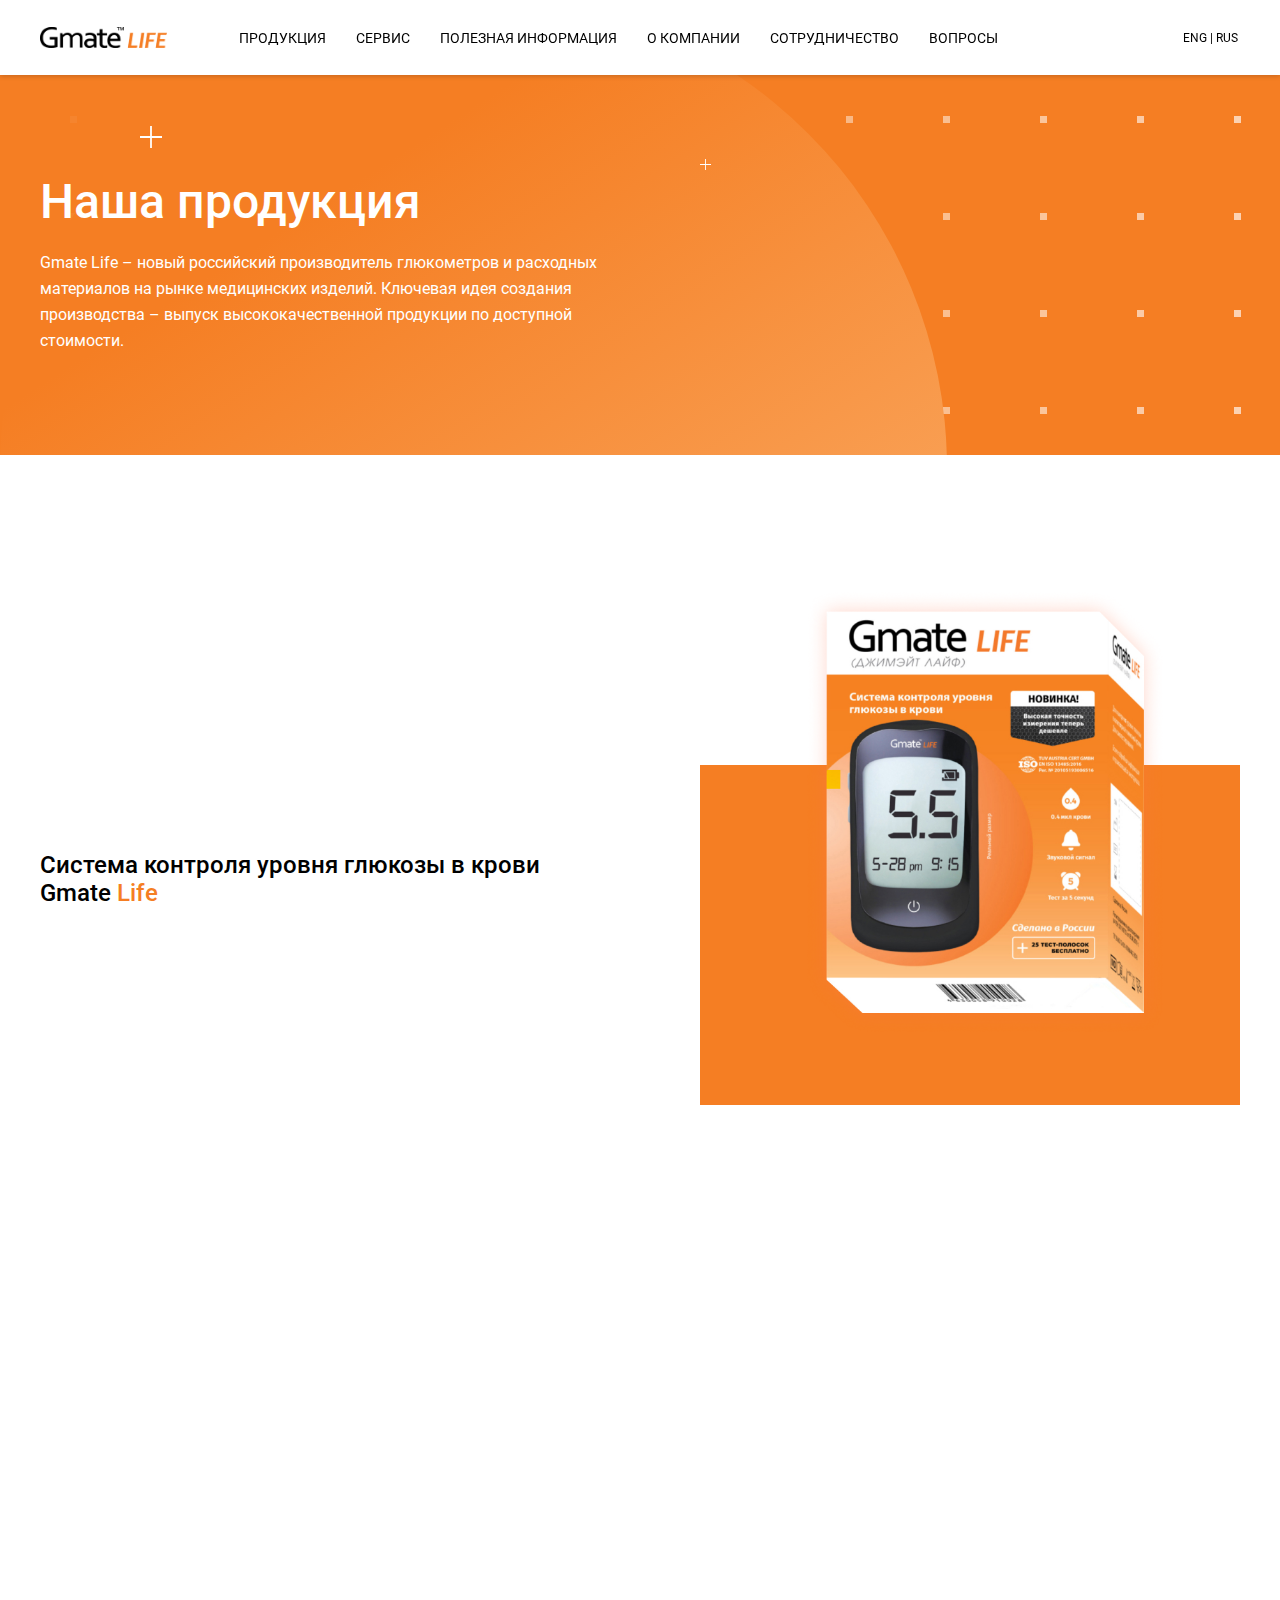
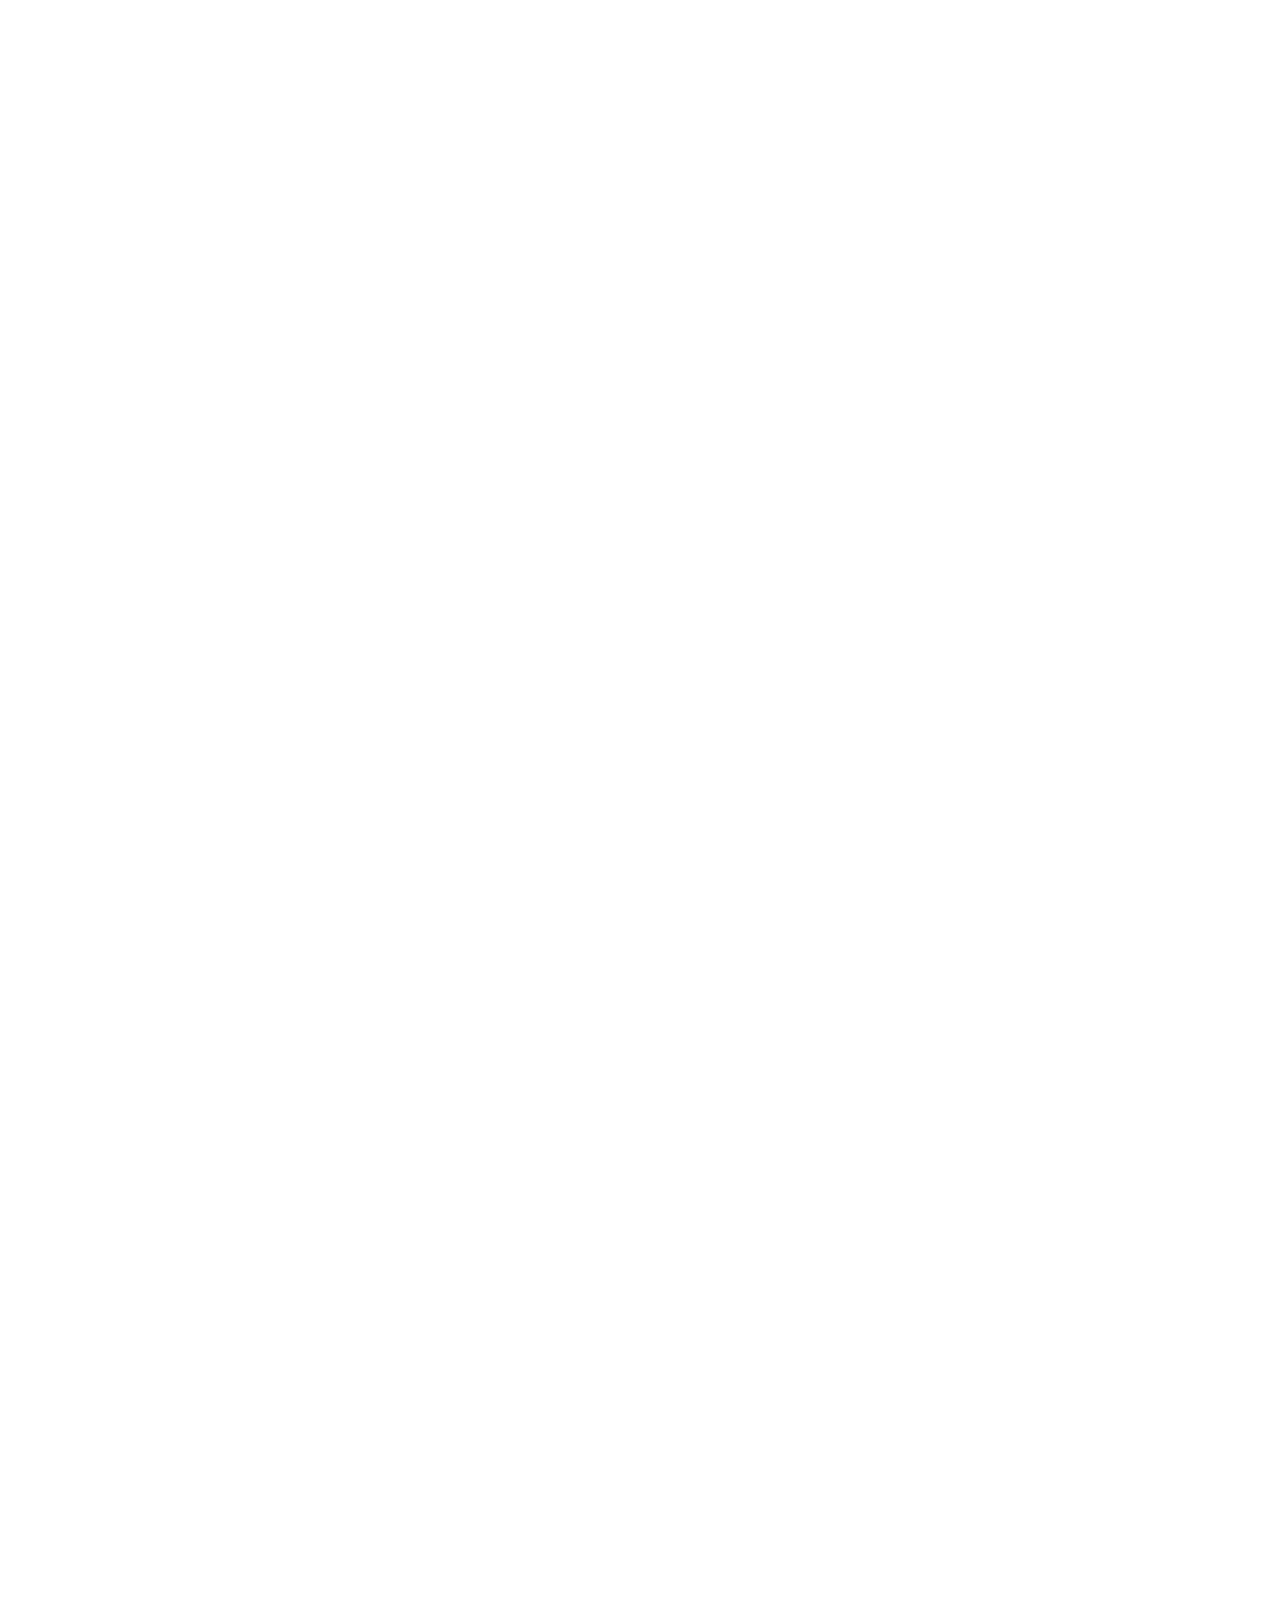
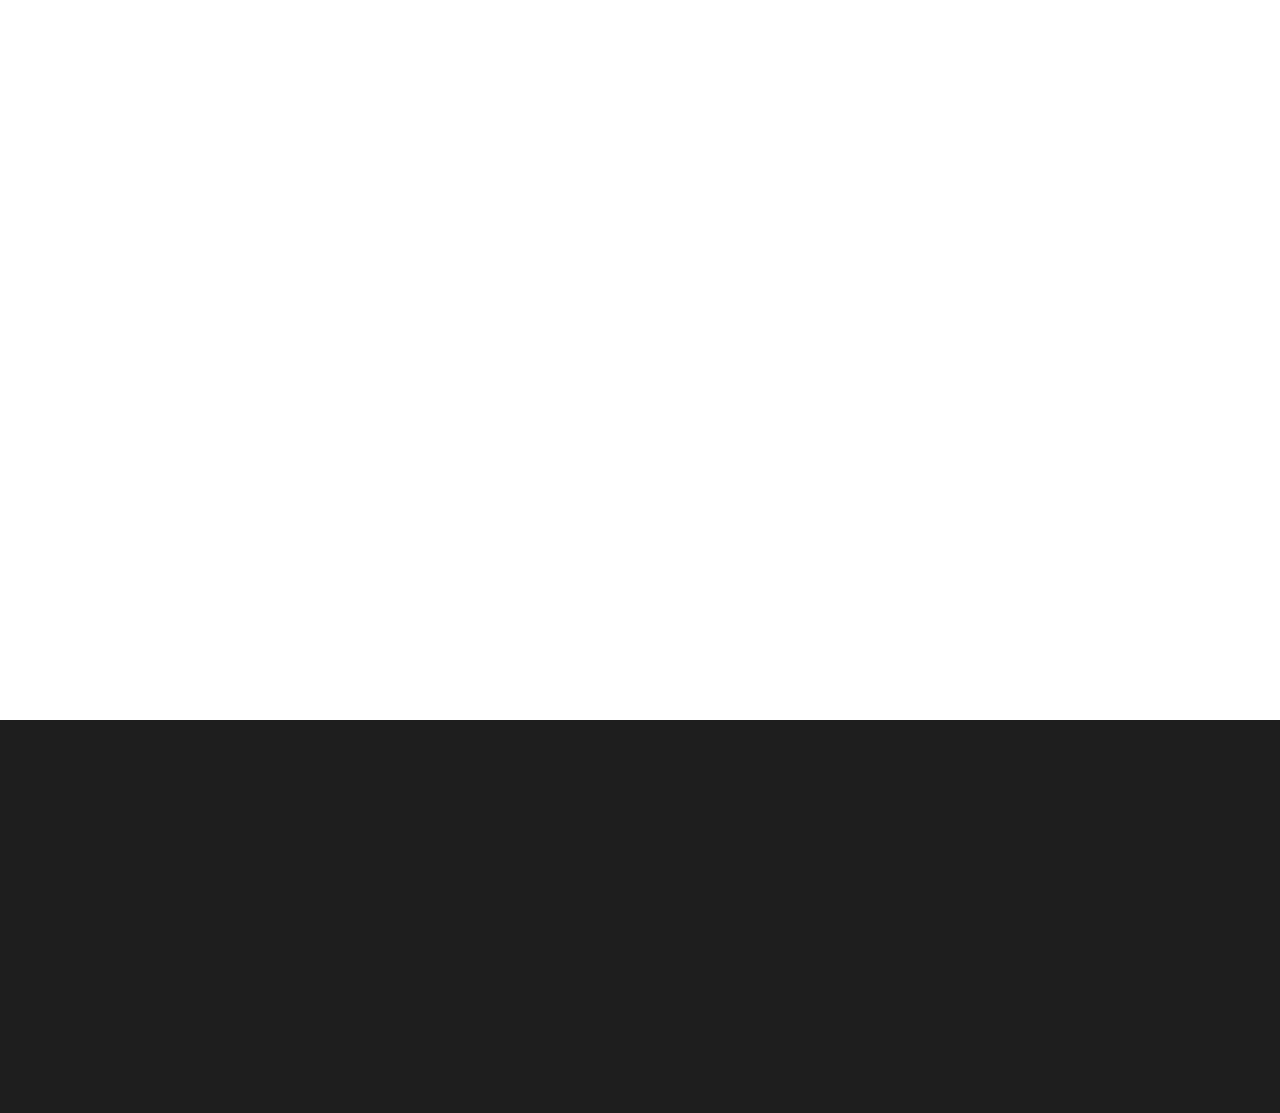
<file: production.html>
<title>Продукция Gmate Life</title><!DOCTYPE html>
<html lang="ru">
	<head>
		<script src="https://cdnjs.cloudflare.com/ajax/libs/wow/1.1.2/wow.min.js"></script><script>new WOW().init();</script>
		<script src="https://api-maps.yandex.ru/2.1/?apikey=5ff531b7-9a7c-40b8-b586-c9571b8253c9&amp;lang=ru_RU" type="text/javascript"></script>
		<meta charset="utf-8">
		<meta http-equiv="X-UA-Compatible" content="IE=edge">
		<meta name="viewport" content="width=device-width, user-scalable=no, initial-scale=1.0, maximum-scale=1.0, minimum-scale=1.0">
		<link rel="icon" href="images/favicon.ico">
		<link rel="stylesheet" href="css/main.css?v=1603003085938">
		<link rel="stylesheet" href="https://vjs.zencdn.net/7.8.4/video-js.css">
		<link rel="stylesheet" href="https://cdnjs.cloudflare.com/ajax/libs/animate.css/4.1.1/animate.min.css">
	</head>
	<body>
		<div class="wrapper">
			<div class="content">
				<header class="header">
					<div class="container">
						<div class="header__wrap"><a class="header__logo" href="/"><img src="images/logo.png" alt="logo"></a>
							<div class="nav__wrap">
								<div class="nav__wrap-squares">
									<div class="squares" style="margin:0 0 90px;">
										<div class="square square--1" style="width:7px;height:7px;margin:0 90px 0 0;"></div>
										<div class="square square--2" style="width:7px;height:7px;margin:0 90px 0 0;"></div>
										<div class="square square--3" style="width:7px;height:7px;margin:0 90px 0 0;"></div>
										<div class="square square--4" style="width:7px;height:7px;margin:0 90px 0 0;"></div>
										<div class="square square--5" style="width:7px;height:7px;margin:0 90px 0 0;"></div>
										<div class="square square--6" style="width:7px;height:7px;margin:0 90px 0 0;"></div>
										<div class="square square--7" style="width:7px;height:7px;margin:0 90px 0 0;"></div>
										<div class="square square--8" style="width:7px;height:7px;margin:0 90px 0 0;"></div>
										<div class="square square--9" style="width:7px;height:7px;margin:0 90px 0 0;"></div>
										<div class="square square--10" style="width:7px;height:7px;margin:0 90px 0 0;"></div>
										<div class="square square--11" style="width:7px;height:7px;margin:0 90px 0 0;"></div>
										<div class="square square--12" style="width:7px;height:7px;margin:0 90px 0 0;"></div>
										<div class="square square--13" style="width:7px;height:7px;margin:0 90px 0 0;"></div>
										<div class="square square--14" style="width:7px;height:7px;margin:0 90px 0 0;"></div>
										<div class="square square--15" style="width:7px;height:7px;margin:0 90px 0 0;"></div>
										<div class="square square--16" style="width:7px;height:7px;margin:0 90px 0 0;"></div>
										<div class="square square--17" style="width:7px;height:7px;margin:0 90px 0 0;"></div>
										<div class="square square--18" style="width:7px;height:7px;margin:0 90px 0 0;"></div>
										<div class="square square--19" style="width:7px;height:7px;margin:0 90px 0 0;"></div>
										<div class="square square--20" style="width:7px;height:7px;margin:0 90px 0 0;"></div>
									</div>
									<div class="squares" style="margin:0 0 90px;">
										<div class="square square--1" style="width:7px;height:7px;margin:0 90px 0 0;"></div>
										<div class="square square--2" style="width:7px;height:7px;margin:0 90px 0 0;"></div>
										<div class="square square--3" style="width:7px;height:7px;margin:0 90px 0 0;"></div>
										<div class="square square--4" style="width:7px;height:7px;margin:0 90px 0 0;"></div>
										<div class="square square--5" style="width:7px;height:7px;margin:0 90px 0 0;"></div>
										<div class="square square--6" style="width:7px;height:7px;margin:0 90px 0 0;"></div>
										<div class="square square--7" style="width:7px;height:7px;margin:0 90px 0 0;"></div>
										<div class="square square--8" style="width:7px;height:7px;margin:0 90px 0 0;"></div>
										<div class="square square--9" style="width:7px;height:7px;margin:0 90px 0 0;"></div>
										<div class="square square--10" style="width:7px;height:7px;margin:0 90px 0 0;"></div>
										<div class="square square--11" style="width:7px;height:7px;margin:0 90px 0 0;"></div>
										<div class="square square--12" style="width:7px;height:7px;margin:0 90px 0 0;"></div>
										<div class="square square--13" style="width:7px;height:7px;margin:0 90px 0 0;"></div>
										<div class="square square--14" style="width:7px;height:7px;margin:0 90px 0 0;"></div>
										<div class="square square--15" style="width:7px;height:7px;margin:0 90px 0 0;"></div>
										<div class="square square--16" style="width:7px;height:7px;margin:0 90px 0 0;"></div>
										<div class="square square--17" style="width:7px;height:7px;margin:0 90px 0 0;"></div>
										<div class="square square--18" style="width:7px;height:7px;margin:0 90px 0 0;"></div>
										<div class="square square--19" style="width:7px;height:7px;margin:0 90px 0 0;"></div>
										<div class="square square--20" style="width:7px;height:7px;margin:0 90px 0 0;"></div>
									</div>
									<div class="squares" style="margin:0 0 90px;">
										<div class="square square--1" style="width:7px;height:7px;margin:0 90px 0 0;"></div>
										<div class="square square--2" style="width:7px;height:7px;margin:0 90px 0 0;"></div>
										<div class="square square--3" style="width:7px;height:7px;margin:0 90px 0 0;"></div>
										<div class="square square--4" style="width:7px;height:7px;margin:0 90px 0 0;"></div>
										<div class="square square--5" style="width:7px;height:7px;margin:0 90px 0 0;"></div>
										<div class="square square--6" style="width:7px;height:7px;margin:0 90px 0 0;"></div>
										<div class="square square--7" style="width:7px;height:7px;margin:0 90px 0 0;"></div>
										<div class="square square--8" style="width:7px;height:7px;margin:0 90px 0 0;"></div>
										<div class="square square--9" style="width:7px;height:7px;margin:0 90px 0 0;"></div>
										<div class="square square--10" style="width:7px;height:7px;margin:0 90px 0 0;"></div>
										<div class="square square--11" style="width:7px;height:7px;margin:0 90px 0 0;"></div>
										<div class="square square--12" style="width:7px;height:7px;margin:0 90px 0 0;"></div>
										<div class="square square--13" style="width:7px;height:7px;margin:0 90px 0 0;"></div>
										<div class="square square--14" style="width:7px;height:7px;margin:0 90px 0 0;"></div>
										<div class="square square--15" style="width:7px;height:7px;margin:0 90px 0 0;"></div>
										<div class="square square--16" style="width:7px;height:7px;margin:0 90px 0 0;"></div>
										<div class="square square--17" style="width:7px;height:7px;margin:0 90px 0 0;"></div>
										<div class="square square--18" style="width:7px;height:7px;margin:0 90px 0 0;"></div>
										<div class="square square--19" style="width:7px;height:7px;margin:0 90px 0 0;"></div>
										<div class="square square--20" style="width:7px;height:7px;margin:0 90px 0 0;"></div>
									</div>
									<div class="squares" style="margin:0 0 90px;">
										<div class="square square--1" style="width:7px;height:7px;margin:0 90px 0 0;"></div>
										<div class="square square--2" style="width:7px;height:7px;margin:0 90px 0 0;"></div>
										<div class="square square--3" style="width:7px;height:7px;margin:0 90px 0 0;"></div>
										<div class="square square--4" style="width:7px;height:7px;margin:0 90px 0 0;"></div>
										<div class="square square--5" style="width:7px;height:7px;margin:0 90px 0 0;"></div>
										<div class="square square--6" style="width:7px;height:7px;margin:0 90px 0 0;"></div>
										<div class="square square--7" style="width:7px;height:7px;margin:0 90px 0 0;"></div>
										<div class="square square--8" style="width:7px;height:7px;margin:0 90px 0 0;"></div>
										<div class="square square--9" style="width:7px;height:7px;margin:0 90px 0 0;"></div>
										<div class="square square--10" style="width:7px;height:7px;margin:0 90px 0 0;"></div>
										<div class="square square--11" style="width:7px;height:7px;margin:0 90px 0 0;"></div>
										<div class="square square--12" style="width:7px;height:7px;margin:0 90px 0 0;"></div>
										<div class="square square--13" style="width:7px;height:7px;margin:0 90px 0 0;"></div>
										<div class="square square--14" style="width:7px;height:7px;margin:0 90px 0 0;"></div>
										<div class="square square--15" style="width:7px;height:7px;margin:0 90px 0 0;"></div>
										<div class="square square--16" style="width:7px;height:7px;margin:0 90px 0 0;"></div>
										<div class="square square--17" style="width:7px;height:7px;margin:0 90px 0 0;"></div>
										<div class="square square--18" style="width:7px;height:7px;margin:0 90px 0 0;"></div>
										<div class="square square--19" style="width:7px;height:7px;margin:0 90px 0 0;"></div>
										<div class="square square--20" style="width:7px;height:7px;margin:0 90px 0 0;"></div>
									</div>
									<div class="squares" style="margin:0 0 90px;">
										<div class="square square--1" style="width:7px;height:7px;margin:0 90px 0 0;"></div>
										<div class="square square--2" style="width:7px;height:7px;margin:0 90px 0 0;"></div>
										<div class="square square--3" style="width:7px;height:7px;margin:0 90px 0 0;"></div>
										<div class="square square--4" style="width:7px;height:7px;margin:0 90px 0 0;"></div>
										<div class="square square--5" style="width:7px;height:7px;margin:0 90px 0 0;"></div>
										<div class="square square--6" style="width:7px;height:7px;margin:0 90px 0 0;"></div>
										<div class="square square--7" style="width:7px;height:7px;margin:0 90px 0 0;"></div>
										<div class="square square--8" style="width:7px;height:7px;margin:0 90px 0 0;"></div>
										<div class="square square--9" style="width:7px;height:7px;margin:0 90px 0 0;"></div>
										<div class="square square--10" style="width:7px;height:7px;margin:0 90px 0 0;"></div>
										<div class="square square--11" style="width:7px;height:7px;margin:0 90px 0 0;"></div>
										<div class="square square--12" style="width:7px;height:7px;margin:0 90px 0 0;"></div>
										<div class="square square--13" style="width:7px;height:7px;margin:0 90px 0 0;"></div>
										<div class="square square--14" style="width:7px;height:7px;margin:0 90px 0 0;"></div>
										<div class="square square--15" style="width:7px;height:7px;margin:0 90px 0 0;"></div>
										<div class="square square--16" style="width:7px;height:7px;margin:0 90px 0 0;"></div>
										<div class="square square--17" style="width:7px;height:7px;margin:0 90px 0 0;"></div>
										<div class="square square--18" style="width:7px;height:7px;margin:0 90px 0 0;"></div>
										<div class="square square--19" style="width:7px;height:7px;margin:0 90px 0 0;"></div>
										<div class="square square--20" style="width:7px;height:7px;margin:0 90px 0 0;"></div>
									</div>
								</div>
								<nav class="nav">
									<ul class="nav__list">
										<li><a class="nav__item" href="/production.html"><span>Продукция</span></a></li>
										<li><a class="nav__item" href="/service.html"><span>Сервис</span></a></li>
										<li><a class="nav__item" href="/useful-information.html"><span>Полезная информация</span></a></li>
										<li><a class="nav__item" href="/about-company.html"><span>О компании</span></a></li>
										<li><a class="nav__item" href="/partnership.html"><span>Сотрудничество</span></a></li>
										<li><a class="nav__item" href="/questions.html"><span>Вопросы</span></a></li>
									</ul>
								</nav><a class="nav__lang" href="#"><span>Eng | Rus</span></a>
							</div>
							<button class="nav__burger" type="button">
								<div class="nav__burger-item nav__burger-item--one"></div>
								<div class="nav__burger-item nav__burger-item--two"></div>
								<div class="nav__burger-item nav__burger-item--three"></div>
							</button>
						</div>
					</div>
				</header>
				<section class="production-banner">
					<div class="container">
						<div class="production-banner__wrap">
							<h1 class="title production-banner__title wow animate__animated animate__fadeInDown">Наша продукция</h1>
							<p class="production-banner__par wow animate__animated animate__fadeInDown">Gmate Life – новый российский производитель глюкометров и расходных материалов на рынке медицинских изделий. Ключевая идея создания производства – выпуск высококачественной продукции по доступной стоимости.</p>
						</div>
					</div>
					<div class="production-banner__sguares wow animate__animated animate__fadeInRight my-delay-5">
						<div class="squares" style="margin:0 0 90px;">
							<div class="square square--1" style="width:7px;height:7px;margin:0 90px 0 0;"></div>
							<div class="square square--2" style="width:7px;height:7px;margin:0 90px 0 0;"></div>
							<div class="square square--3" style="width:7px;height:7px;margin:0 90px 0 0;"></div>
							<div class="square square--4" style="width:7px;height:7px;margin:0 90px 0 0;"></div>
							<div class="square square--5" style="width:7px;height:7px;margin:0 90px 0 0;"></div>
							<div class="square square--6" style="width:7px;height:7px;margin:0 90px 0 0;"></div>
							<div class="square square--7" style="width:7px;height:7px;margin:0 90px 0 0;"></div>
							<div class="square square--8" style="width:7px;height:7px;margin:0 90px 0 0;"></div>
							<div class="square square--9" style="width:7px;height:7px;margin:0 90px 0 0;"></div>
							<div class="square square--10" style="width:7px;height:7px;margin:0 90px 0 0;"></div>
							<div class="square square--11" style="width:7px;height:7px;margin:0 90px 0 0;"></div>
							<div class="square square--12" style="width:7px;height:7px;margin:0 90px 0 0;"></div>
							<div class="square square--13" style="width:7px;height:7px;margin:0 90px 0 0;"></div>
							<div class="square square--14" style="width:7px;height:7px;margin:0 90px 0 0;"></div>
							<div class="square square--15" style="width:7px;height:7px;margin:0 90px 0 0;"></div>
							<div class="square square--16" style="width:7px;height:7px;margin:0 90px 0 0;"></div>
							<div class="square square--17" style="width:7px;height:7px;margin:0 90px 0 0;"></div>
							<div class="square square--18" style="width:7px;height:7px;margin:0 90px 0 0;"></div>
							<div class="square square--19" style="width:7px;height:7px;margin:0 90px 0 0;"></div>
							<div class="square square--20" style="width:7px;height:7px;margin:0 90px 0 0;"></div>
						</div>
						<div class="squares" style="margin:0 0 90px;">
							<div class="square square--1" style="width:7px;height:7px;margin:0 90px 0 0;"></div>
							<div class="square square--2" style="width:7px;height:7px;margin:0 90px 0 0;"></div>
							<div class="square square--3" style="width:7px;height:7px;margin:0 90px 0 0;"></div>
							<div class="square square--4" style="width:7px;height:7px;margin:0 90px 0 0;"></div>
							<div class="square square--5" style="width:7px;height:7px;margin:0 90px 0 0;"></div>
							<div class="square square--6" style="width:7px;height:7px;margin:0 90px 0 0;"></div>
							<div class="square square--7" style="width:7px;height:7px;margin:0 90px 0 0;"></div>
							<div class="square square--8" style="width:7px;height:7px;margin:0 90px 0 0;"></div>
							<div class="square square--9" style="width:7px;height:7px;margin:0 90px 0 0;"></div>
							<div class="square square--10" style="width:7px;height:7px;margin:0 90px 0 0;"></div>
							<div class="square square--11" style="width:7px;height:7px;margin:0 90px 0 0;"></div>
							<div class="square square--12" style="width:7px;height:7px;margin:0 90px 0 0;"></div>
							<div class="square square--13" style="width:7px;height:7px;margin:0 90px 0 0;"></div>
							<div class="square square--14" style="width:7px;height:7px;margin:0 90px 0 0;"></div>
							<div class="square square--15" style="width:7px;height:7px;margin:0 90px 0 0;"></div>
							<div class="square square--16" style="width:7px;height:7px;margin:0 90px 0 0;"></div>
							<div class="square square--17" style="width:7px;height:7px;margin:0 90px 0 0;"></div>
							<div class="square square--18" style="width:7px;height:7px;margin:0 90px 0 0;"></div>
							<div class="square square--19" style="width:7px;height:7px;margin:0 90px 0 0;"></div>
							<div class="square square--20" style="width:7px;height:7px;margin:0 90px 0 0;"></div>
						</div>
						<div class="squares" style="margin:0 0 90px;">
							<div class="square square--1" style="width:7px;height:7px;margin:0 90px 0 0;"></div>
							<div class="square square--2" style="width:7px;height:7px;margin:0 90px 0 0;"></div>
							<div class="square square--3" style="width:7px;height:7px;margin:0 90px 0 0;"></div>
							<div class="square square--4" style="width:7px;height:7px;margin:0 90px 0 0;"></div>
							<div class="square square--5" style="width:7px;height:7px;margin:0 90px 0 0;"></div>
							<div class="square square--6" style="width:7px;height:7px;margin:0 90px 0 0;"></div>
							<div class="square square--7" style="width:7px;height:7px;margin:0 90px 0 0;"></div>
							<div class="square square--8" style="width:7px;height:7px;margin:0 90px 0 0;"></div>
							<div class="square square--9" style="width:7px;height:7px;margin:0 90px 0 0;"></div>
							<div class="square square--10" style="width:7px;height:7px;margin:0 90px 0 0;"></div>
							<div class="square square--11" style="width:7px;height:7px;margin:0 90px 0 0;"></div>
							<div class="square square--12" style="width:7px;height:7px;margin:0 90px 0 0;"></div>
							<div class="square square--13" style="width:7px;height:7px;margin:0 90px 0 0;"></div>
							<div class="square square--14" style="width:7px;height:7px;margin:0 90px 0 0;"></div>
							<div class="square square--15" style="width:7px;height:7px;margin:0 90px 0 0;"></div>
							<div class="square square--16" style="width:7px;height:7px;margin:0 90px 0 0;"></div>
							<div class="square square--17" style="width:7px;height:7px;margin:0 90px 0 0;"></div>
							<div class="square square--18" style="width:7px;height:7px;margin:0 90px 0 0;"></div>
							<div class="square square--19" style="width:7px;height:7px;margin:0 90px 0 0;"></div>
							<div class="square square--20" style="width:7px;height:7px;margin:0 90px 0 0;"></div>
						</div>
						<div class="squares" style="margin:0 0 90px;">
							<div class="square square--1" style="width:7px;height:7px;margin:0 90px 0 0;"></div>
							<div class="square square--2" style="width:7px;height:7px;margin:0 90px 0 0;"></div>
							<div class="square square--3" style="width:7px;height:7px;margin:0 90px 0 0;"></div>
							<div class="square square--4" style="width:7px;height:7px;margin:0 90px 0 0;"></div>
							<div class="square square--5" style="width:7px;height:7px;margin:0 90px 0 0;"></div>
							<div class="square square--6" style="width:7px;height:7px;margin:0 90px 0 0;"></div>
							<div class="square square--7" style="width:7px;height:7px;margin:0 90px 0 0;"></div>
							<div class="square square--8" style="width:7px;height:7px;margin:0 90px 0 0;"></div>
							<div class="square square--9" style="width:7px;height:7px;margin:0 90px 0 0;"></div>
							<div class="square square--10" style="width:7px;height:7px;margin:0 90px 0 0;"></div>
							<div class="square square--11" style="width:7px;height:7px;margin:0 90px 0 0;"></div>
							<div class="square square--12" style="width:7px;height:7px;margin:0 90px 0 0;"></div>
							<div class="square square--13" style="width:7px;height:7px;margin:0 90px 0 0;"></div>
							<div class="square square--14" style="width:7px;height:7px;margin:0 90px 0 0;"></div>
							<div class="square square--15" style="width:7px;height:7px;margin:0 90px 0 0;"></div>
							<div class="square square--16" style="width:7px;height:7px;margin:0 90px 0 0;"></div>
							<div class="square square--17" style="width:7px;height:7px;margin:0 90px 0 0;"></div>
							<div class="square square--18" style="width:7px;height:7px;margin:0 90px 0 0;"></div>
							<div class="square square--19" style="width:7px;height:7px;margin:0 90px 0 0;"></div>
							<div class="square square--20" style="width:7px;height:7px;margin:0 90px 0 0;"></div>
						</div>
						<div class="squares" style="margin:0 0 90px;">
							<div class="square square--1" style="width:7px;height:7px;margin:0 90px 0 0;"></div>
							<div class="square square--2" style="width:7px;height:7px;margin:0 90px 0 0;"></div>
							<div class="square square--3" style="width:7px;height:7px;margin:0 90px 0 0;"></div>
							<div class="square square--4" style="width:7px;height:7px;margin:0 90px 0 0;"></div>
							<div class="square square--5" style="width:7px;height:7px;margin:0 90px 0 0;"></div>
							<div class="square square--6" style="width:7px;height:7px;margin:0 90px 0 0;"></div>
							<div class="square square--7" style="width:7px;height:7px;margin:0 90px 0 0;"></div>
							<div class="square square--8" style="width:7px;height:7px;margin:0 90px 0 0;"></div>
							<div class="square square--9" style="width:7px;height:7px;margin:0 90px 0 0;"></div>
							<div class="square square--10" style="width:7px;height:7px;margin:0 90px 0 0;"></div>
							<div class="square square--11" style="width:7px;height:7px;margin:0 90px 0 0;"></div>
							<div class="square square--12" style="width:7px;height:7px;margin:0 90px 0 0;"></div>
							<div class="square square--13" style="width:7px;height:7px;margin:0 90px 0 0;"></div>
							<div class="square square--14" style="width:7px;height:7px;margin:0 90px 0 0;"></div>
							<div class="square square--15" style="width:7px;height:7px;margin:0 90px 0 0;"></div>
							<div class="square square--16" style="width:7px;height:7px;margin:0 90px 0 0;"></div>
							<div class="square square--17" style="width:7px;height:7px;margin:0 90px 0 0;"></div>
							<div class="square square--18" style="width:7px;height:7px;margin:0 90px 0 0;"></div>
							<div class="square square--19" style="width:7px;height:7px;margin:0 90px 0 0;"></div>
							<div class="square square--20" style="width:7px;height:7px;margin:0 90px 0 0;"></div>
						</div>
					</div>
					<div class="production-banner__pluses wow animate__animated animate__fadeIn my-delay-2">
						<svg class="plus plus--1">
							<use xlink:href="images/sprites.svg#plus"></use>
						</svg>
						<svg class="plus plus--3">
							<use xlink:href="images/sprites.svg#plus"></use>
						</svg>
					</div>
					<div class="production-banner__ellipse wow animate__animated animate__fadeInUp my-delay-6"></div>
				</section>
				<section class="production-list">
					<div class="container">
						<div class="production-item">
							<div class="production-item__info">
								<h2 class="production-item__title wow animate__animated animate__fadeInDown">Система контроля уровня глюкозы в крови Gmate&nbsp;<span class="main-color">Life</span></h2>
								<p class="production-item__desc wow animate__animated animate__fadeInDown">Глюкометры Gmate Life являются одним из самых современных и воплотили в себе передовые корейские разработки в области электроники.</p><a class="wow animate__animated animate__fadeInDown btn" href="card.html"><span class="btn__text">Узнать больше</span><span class="btn__svg">
										<svg>
											<use xlink:href="images/sprites.svg#arrow"></use>
										</svg></span></a>
							</div>
							<div class="production-item__img-wrap wow animate__animated animate__fadeIn">
								<div class="production-item__img"><img class="wow animate__animated animate__fadeInRight my-delay-5" src="images/production/01.png" alt="01"></div>
							</div>
						</div>
						<div class="production-item production-item--reverse">
							<div class="production-item__info">
								<h2 class="production-item__title wow animate__animated animate__fadeInDown">Тест-полоски Gmate&nbsp;<span class="main-color">Life</span></h2>
								<p class="production-item__desc wow animate__animated animate__fadeInDown">Тест-полоски Gmate Life позволяют производить высокоточное измерение уровня глюкозы в крови. В основе технологии лежит взаимодействие композиции ферментов последнего поколения GDH FAD с уникальным составом карбоновой пасты для нанесения ферментных электродов.</p><a class="wow animate__animated animate__fadeInDown btn" href="card.html"><span class="btn__text">Узнать больше</span><span class="btn__svg">
										<svg>
											<use xlink:href="images/sprites.svg#arrow"></use>
										</svg></span></a>
							</div>
							<div class="production-item__img-wrap wow animate__animated animate__fadeIn">
								<div class="production-item__img"><img class="wow animate__animated animate__fadeInLeft my-delay-5" src="images/production/02.png" alt="01"></div>
							</div>
						</div>
						<div class="production-item">
							<div class="production-item__info">
								<h2 class="production-item__title wow animate__animated animate__fadeInDown">Ланцеты</h2>
								<p class="production-item__desc wow animate__animated animate__fadeInDown">Стерильные ланцеты общего назначения. Сделаны из высококачественной хирургической стали, с трехгранной заточкой для безболезненного прокола, супертонкие – толщина иглы –  0,36 мм (28G). Стерильные. Упаковка 50 штук.</p><a class="wow animate__animated animate__fadeInDown btn" href="card.html"><span class="btn__text">Узнать больше</span><span class="btn__svg">
										<svg>
											<use xlink:href="images/sprites.svg#arrow"></use>
										</svg></span></a>
							</div>
							<div class="production-item__img-wrap wow animate__animated animate__fadeIn">
								<div class="production-item__img"><img class="wow animate__animated animate__fadeInRight my-delay-5" src="images/production/03.png" alt="01"></div>
							</div>
						</div>
						<div class="production-item production-item--reverse">
							<div class="production-item__info">
								<h2 class="production-item__title wow animate__animated animate__fadeInDown">Устройство для прокалывания пальца Gmate&nbsp;<span class="main-color">Life</span></h2>
								<p class="production-item__desc wow animate__animated animate__fadeInDown">Тест-полоски Gmate Life (ДжиМэйт Лайф) позволяют производить высокоточное измерение уровня глюкозы в крови согласно ГОСТ Р ИСО 15197:2015. В основе «ноу-хау» лежит взаимодействие композиции ферментов последнего поколения GDH FAD с уникальным составом карбоновой пасты для нанесения ферментных электродов.</p><a class="wow animate__animated animate__fadeInDown btn" href="card.html"><span class="btn__text">Узнать больше</span><span class="btn__svg">
										<svg>
											<use xlink:href="images/sprites.svg#arrow"></use>
										</svg></span></a>
							</div>
							<div class="production-item__img-wrap wow animate__animated animate__fadeIn">
								<div class="production-item__img"><img class="production-item__img-min wow animate__animated animate__fadeInLeft my-delay-5" src="images/production/04.png" alt="01"></div>
							</div>
						</div>
					</div>
				</section>
				<section class="partnership">
					<div class="container">
						<div class="partnership__wrap">
							<h2 class="title partnership__title wow animate__animated animate__fadeInDown">Где купить</h2>
							<div id="partnership-tabs">
								<div class="partnership__buttons wow animate__animated animate__fadeInDown">
									<ul>
										<li><a href="#partnership-tabs-maps">На карте</a></li>
										<li><a href="#partnership-tabs-list">Списком</a></li>
									</ul>
									<select id="list-cities">
										<option>Выбрать город</option>
										<option>Иркутск</option>
										<option>Шелехов</option>
										<option>Ангарск</option>
										<option>Усолье-Сибирское</option>
										<option>Мегет</option>
									</select>
								</div>
								<div id="partnership-tabs-maps">
									<div class="partnership__map wow animate__animated animate__fadeIn" id="map"></div>
								</div>
								<div id="partnership-tabs-list">
									<ul class="partnership__cities wow animate__animated animate__fadeIn">
										<li class="partnership__city">
											<button class="partnership__item-button" type="button"><span>г. Иркутск</span>
												<svg>
													<use xlink:href="images/sprites.svg#arrow-down"></use>
												</svg>
											</button>
											<ul class="partnership__shops">
												<li class="partnership__store">
													<div class="partnership__store-address">ул. Волжская, д.3, ТЦ Кедр, 2 этаж, пав.2</div><a class="partnership__store-phone" href="tel:+79643579213">+7 (964) 357 92 13</a>
												</li>
												<li class="partnership__store">
													<div class="partnership__store-address">Трилиссера, 90</div><a class="partnership__store-phone" href="tel:+73952432703">8(3952) 43‒27‒03</a>
												</li>
												<li class="partnership__store">
													<div class="partnership__store-address">ТЦ Рябина, Железнодорожная 2-я, 72</div><a class="partnership__store-phone" href="tel:+73952382127">8(3952) 38‒21‒27</a>
												</li>
												<li class="partnership__store">
													<div class="partnership__store-address">ул. Депутатская, 10</div><a class="partnership__store-phone" href="tel:+73952252120">8(3952) 25‒21‒20</a>
												</li>
												<li class="partnership__store">
													<div class="partnership__store-address">Рябикова бульвар, 5Б</div><a class="partnership__store-phone" href="tel:+73952300158">8(3952) 30‒01‒58</a>
												</li>
												<li class="partnership__store">
													<div class="partnership__store-address">ул. Депутатская, 10</div><a class="partnership__store-phone" href="tel:+73952252120">8(3952) 25‒21‒20</a>
												</li>
												<li class="partnership__store">
													<div class="partnership__store-address">Ленина, 24</div><a class="partnership__store-phone" href="tel:+73952202352">8(3952) 20‒23‒52</a>
												</li>
												<li class="partnership__store">
													<div class="partnership__store-address">Дзержинского, 32</div><a class="partnership__store-phone" href="tel:+73952292569">8(3952) 29‒25‒69</a>
												</li>
												<li class="partnership__store">
													<div class="partnership__store-address">Ленина, 24</div><a class="partnership__store-phone" href="tel:+73952202352">8(3952) 20‒23‒52</a>
												</li>
												<li class="partnership__store">
													<div class="partnership__store-address">Академическая, 4</div><a class="partnership__store-phone" href="tel:+73952419503">8(3952) 41‒95‒03</a>
												</li>
												<li class="partnership__store">
													<div class="partnership__store-address">Лермонтова, 283А</div><a class="partnership__store-phone" href="tel:+73952419490">8(3952) 41‒94‒90</a>
												</li>
												<li class="partnership__store">
													<div class="partnership__store-address">Академическая, 4</div><a class="partnership__store-phone" href="tel:+73952419503">8(3952) 41‒95‒03</a>
												</li>
											</ul>
										</li>
										<li class="partnership__city">
											<button class="partnership__item-button" type="button"><span>г. Шелехов</span>
												<svg>
													<use xlink:href="images/sprites.svg#arrow-down"></use>
												</svg>
											</button>
											<ul class="partnership__shops">
												<li class="partnership__store">
													<div class="partnership__store-address">ул. Волжская, д.3, ТЦ Кедр, 2 этаж, пав.2</div><a class="partnership__store-phone" href="tel:+79643579213">+7 (964) 357 92 13</a>
												</li>
												<li class="partnership__store">
													<div class="partnership__store-address">ТЦ Рябина, Железнодорожная 2-я, 72</div><a class="partnership__store-phone" href="tel:+73952382127">8(3952) 38‒21‒27</a>
												</li>
												<li class="partnership__store">
													<div class="partnership__store-address">ул. Депутатская, 10</div><a class="partnership__store-phone" href="tel:+73952252120">8(3952) 25‒21‒20</a>
												</li>
												<li class="partnership__store">
													<div class="partnership__store-address">Рябикова бульвар, 5Б</div><a class="partnership__store-phone" href="tel:+73952300158">8(3952) 30‒01‒58</a>
												</li>
												<li class="partnership__store">
													<div class="partnership__store-address">Ленина, 24</div><a class="partnership__store-phone" href="tel:+73952202352">8(3952) 20‒23‒52</a>
												</li>
												<li class="partnership__store">
													<div class="partnership__store-address">Дзержинского, 32</div><a class="partnership__store-phone" href="tel:+73952292569">8(3952) 29‒25‒69</a>
												</li>
												<li class="partnership__store">
													<div class="partnership__store-address">Академическая, 4</div><a class="partnership__store-phone" href="tel:+73952419503">8(3952) 41‒95‒03</a>
												</li>
												<li class="partnership__store">
													<div class="partnership__store-address">Лермонтова, 283А</div><a class="partnership__store-phone" href="tel:+73952419490">8(3952) 41‒94‒90</a>
												</li>
											</ul>
										</li>
										<li class="partnership__city">
											<button class="partnership__item-button" type="button"><span>г. Ангарск</span>
												<svg>
													<use xlink:href="images/sprites.svg#arrow-down"></use>
												</svg>
											</button>
											<ul class="partnership__shops">
												<li class="partnership__store">
													<div class="partnership__store-address">ул. Волжская, д.3, ТЦ Кедр, 2 этаж, пав.2</div><a class="partnership__store-phone" href="tel:+79643579213">+7 (964) 357 92 13</a>
												</li>
												<li class="partnership__store">
													<div class="partnership__store-address">Трилиссера, 90</div><a class="partnership__store-phone" href="tel:+73952432703">8(3952) 43‒27‒03</a>
												</li>
												<li class="partnership__store">
													<div class="partnership__store-address">ул. Депутатская, 10</div><a class="partnership__store-phone" href="tel:+73952252120">8(3952) 25‒21‒20</a>
												</li>
												<li class="partnership__store">
													<div class="partnership__store-address">Ленина, 24</div><a class="partnership__store-phone" href="tel:+73952202352">8(3952) 20‒23‒52</a>
												</li>
											</ul>
										</li>
										<li class="partnership__city">
											<button class="partnership__item-button" type="button"><span>г. Усолье - Сибирское</span>
												<svg>
													<use xlink:href="images/sprites.svg#arrow-down"></use>
												</svg>
											</button>
											<ul class="partnership__shops">
												<li class="partnership__store">
													<div class="partnership__store-address">Трилиссера, 90</div><a class="partnership__store-phone" href="tel:+73952432703">8(3952) 43‒27‒03</a>
												</li>
												<li class="partnership__store">
													<div class="partnership__store-address">ТЦ Рябина, Железнодорожная 2-я, 72</div><a class="partnership__store-phone" href="tel:+73952382127">8(3952) 38‒21‒27</a>
												</li>
												<li class="partnership__store">
													<div class="partnership__store-address">ул. Депутатская, 10</div><a class="partnership__store-phone" href="tel:+73952252120">8(3952) 25‒21‒20</a>
												</li>
												<li class="partnership__store">
													<div class="partnership__store-address">Рябикова бульвар, 5Б</div><a class="partnership__store-phone" href="tel:+73952300158">8(3952) 30‒01‒58</a>
												</li>
											</ul>
										</li>
										<li class="partnership__city">
											<button class="partnership__item-button" type="button"><span>г. Мегет</span>
												<svg>
													<use xlink:href="images/sprites.svg#arrow-down"></use>
												</svg>
											</button>
											<ul class="partnership__shops">
												<li class="partnership__store">
													<div class="partnership__store-address">ул. Волжская, д.3, ТЦ Кедр, 2 этаж, пав.2</div><a class="partnership__store-phone" href="tel:+79643579213">+7 (964) 357 92 13</a>
												</li>
												<li class="partnership__store">
													<div class="partnership__store-address">Трилиссера, 90</div><a class="partnership__store-phone" href="tel:+73952432703">8(3952) 43‒27‒03</a>
												</li>
												<li class="partnership__store">
													<div class="partnership__store-address">ТЦ Рябина, Железнодорожная 2-я, 72</div><a class="partnership__store-phone" href="tel:+73952382127">8(3952) 38‒21‒27</a>
												</li>
												<li class="partnership__store">
													<div class="partnership__store-address">ул. Депутатская, 10</div><a class="partnership__store-phone" href="tel:+73952252120">8(3952) 25‒21‒20</a>
												</li>
												<li class="partnership__store">
													<div class="partnership__store-address">ул. Депутатская, 10</div><a class="partnership__store-phone" href="tel:+73952252120">8(3952) 25‒21‒20</a>
												</li>
												<li class="partnership__store">
													<div class="partnership__store-address">Ленина, 24</div><a class="partnership__store-phone" href="tel:+73952202352">8(3952) 20‒23‒52</a>
												</li>
												<li class="partnership__store">
													<div class="partnership__store-address">Дзержинского, 32</div><a class="partnership__store-phone" href="tel:+73952292569">8(3952) 29‒25‒69</a>
												</li>
											</ul>
										</li>
									</ul>
								</div>
							</div>
						</div>
					</div>
				</section><br><br>
			</div>
			<footer class="footer">
				<div class="container">
					<div class="footer__wrap">
						<div class="footer__logo wow animate__animated animate__fadeInLeft"><a href="/"><img src="images/logo-white.png" alt="logo"></a></div>
						<form class="footer__form">
							<div class="footer__form-title wow animate__animated animate__fadeInDown">Подпишитесь на акции и предложения</div>
							<input class="footer__form-input wow animate__animated animate__fadeInDown my-delay-2" type="text" placeholder="Email" required>
							<label class="checkbox footer__checkbox wow animate__animated animate__fadeInDown my-delay-4">
								<input type="checkbox" checked><span class="checkbox__text">Я согласен с обработкой&nbsp;<a href="https://www.google.com/" target="_blank">персональных данных</a></span>
							</label>
							<button class="btn btn--white btn--outline btn--min wow animate__animated animate__fadeInDown my-delay-6" type="submit"><span class="btn__text">Отправить</span><span class="btn__svg">
									<svg>
										<use xlink:href="images/sprites.svg#arrow"></use>
									</svg></span></button>
						</form>
						<nav class="footer__nav">
							<ul class="footer__nav-list">
								<li class="footer__nav-item wow animate__animated animate__fadeInDown"><a href="/production.html">Продукция</a></li>
								<li class="footer__nav-item wow animate__animated animate__fadeInDown my-delay-1"><a href="/service.html">Сервис</a></li>
								<li class="footer__nav-item wow animate__animated animate__fadeInDown my-delay-2"><a href="/useful-information.html">Полезная информация</a></li>
								<li class="footer__nav-item wow animate__animated animate__fadeInDown my-delay-3"><a href="/about-company.html">О компании</a></li>
								<li class="footer__nav-item wow animate__animated animate__fadeInDown my-delay-4"><a href="/partnership.html">Сотрудничество</a></li>
							</ul>
							<div class="footer__nav-lang wow animate__animated animate__fadeInDown my-delay-5"><a href="#">Eng | Rus</a></div>
						</nav>
						<ul class="footer__social wow animate__animated animate__fadeInRight">
							<li class="footer__social-item"><a href="https://vk.com/gmate_life" target="_blank">
									<svg class="footer__social-svg">
										<use xlink:href="images/sprites.svg#vk"></use>
									</svg></a></li>
							<li class="footer__social-item"><a href="https://www.instagram.com/gmate_life/" target="_blank">
									<svg class="footer__social-svg footer__social-svg--instagram">
										<use xlink:href="images/sprites.svg#instagram"></use>
									</svg></a></li>
						</ul>
					</div>
					<div class="footer__bottom">
						<div class="footer__dev wow animate__animated animate__fadeInLeft"><span>Разработано:&nbsp;</span><a href="https://rowstudio.ru/" target="_blank">row studio</a></div>
						<div class="footer__info wow animate__animated animate__fadeInRight">Имеются противопоказания проконсультируйтесь со специалистом</div>
					</div>
				</div>
			</footer>
		</div>
		<script src="js/vendor.js?v=1603003085939"></script>
		<script src="https://vjs.zencdn.net/7.8.4/video.js"></script>
		<script src="js/main.js?v=1603003085939"></script>
	</body>
</html>
</file>
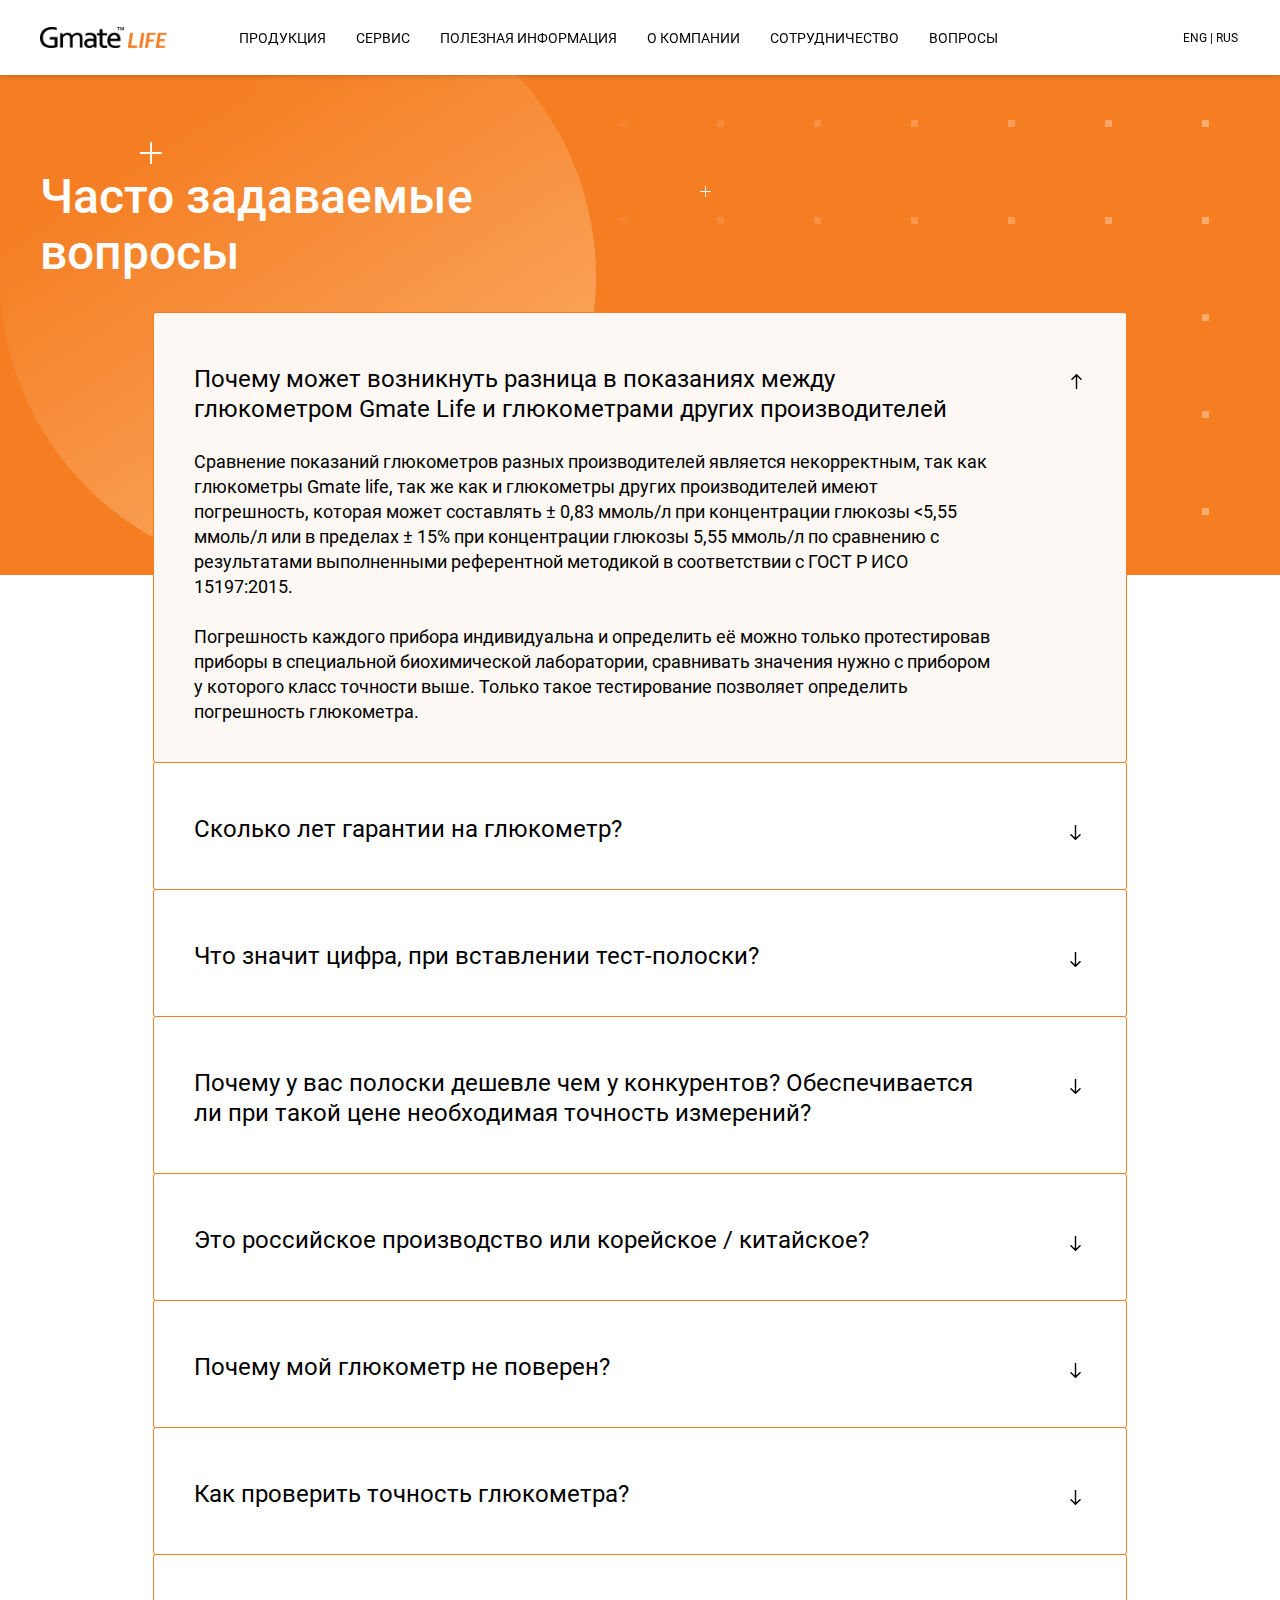
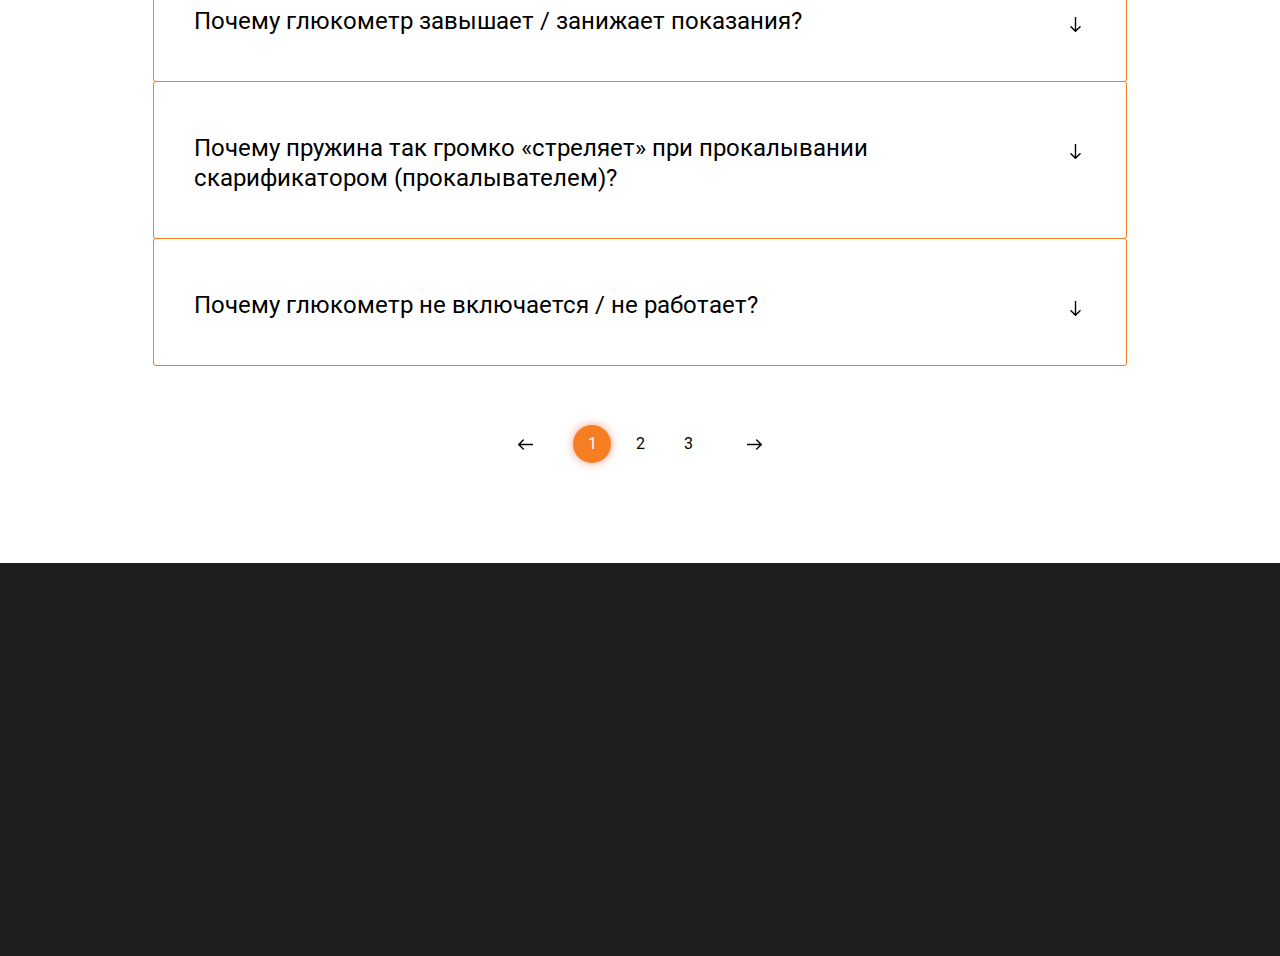
<file: questions.html>
<title>Часто задаваемые вопросы Gmate Life</title><!DOCTYPE html>
<html lang="ru">
	<head>
		<script src="https://cdnjs.cloudflare.com/ajax/libs/wow/1.1.2/wow.min.js"></script><script>new WOW().init();</script>
		<script src="https://api-maps.yandex.ru/2.1/?apikey=5ff531b7-9a7c-40b8-b586-c9571b8253c9&amp;lang=ru_RU" type="text/javascript"></script>
		<meta charset="utf-8">
		<meta http-equiv="X-UA-Compatible" content="IE=edge">
		<meta name="viewport" content="width=device-width, user-scalable=no, initial-scale=1.0, maximum-scale=1.0, minimum-scale=1.0">
		<link rel="icon" href="images/favicon.ico">
		<link rel="stylesheet" href="css/main.css?v=1603003086219">
		<link rel="stylesheet" href="https://vjs.zencdn.net/7.8.4/video-js.css">
		<link rel="stylesheet" href="https://cdnjs.cloudflare.com/ajax/libs/animate.css/4.1.1/animate.min.css">
	</head>
	<body>
		<div class="wrapper">
			<div class="content">
				<header class="header">
					<div class="container">
						<div class="header__wrap"><a class="header__logo" href="/"><img src="images/logo.png" alt="logo"></a>
							<div class="nav__wrap">
								<div class="nav__wrap-squares">
									<div class="squares" style="margin:0 0 90px;">
										<div class="square square--1" style="width:7px;height:7px;margin:0 90px 0 0;"></div>
										<div class="square square--2" style="width:7px;height:7px;margin:0 90px 0 0;"></div>
										<div class="square square--3" style="width:7px;height:7px;margin:0 90px 0 0;"></div>
										<div class="square square--4" style="width:7px;height:7px;margin:0 90px 0 0;"></div>
										<div class="square square--5" style="width:7px;height:7px;margin:0 90px 0 0;"></div>
										<div class="square square--6" style="width:7px;height:7px;margin:0 90px 0 0;"></div>
										<div class="square square--7" style="width:7px;height:7px;margin:0 90px 0 0;"></div>
										<div class="square square--8" style="width:7px;height:7px;margin:0 90px 0 0;"></div>
										<div class="square square--9" style="width:7px;height:7px;margin:0 90px 0 0;"></div>
										<div class="square square--10" style="width:7px;height:7px;margin:0 90px 0 0;"></div>
										<div class="square square--11" style="width:7px;height:7px;margin:0 90px 0 0;"></div>
										<div class="square square--12" style="width:7px;height:7px;margin:0 90px 0 0;"></div>
										<div class="square square--13" style="width:7px;height:7px;margin:0 90px 0 0;"></div>
										<div class="square square--14" style="width:7px;height:7px;margin:0 90px 0 0;"></div>
										<div class="square square--15" style="width:7px;height:7px;margin:0 90px 0 0;"></div>
										<div class="square square--16" style="width:7px;height:7px;margin:0 90px 0 0;"></div>
										<div class="square square--17" style="width:7px;height:7px;margin:0 90px 0 0;"></div>
										<div class="square square--18" style="width:7px;height:7px;margin:0 90px 0 0;"></div>
										<div class="square square--19" style="width:7px;height:7px;margin:0 90px 0 0;"></div>
										<div class="square square--20" style="width:7px;height:7px;margin:0 90px 0 0;"></div>
									</div>
									<div class="squares" style="margin:0 0 90px;">
										<div class="square square--1" style="width:7px;height:7px;margin:0 90px 0 0;"></div>
										<div class="square square--2" style="width:7px;height:7px;margin:0 90px 0 0;"></div>
										<div class="square square--3" style="width:7px;height:7px;margin:0 90px 0 0;"></div>
										<div class="square square--4" style="width:7px;height:7px;margin:0 90px 0 0;"></div>
										<div class="square square--5" style="width:7px;height:7px;margin:0 90px 0 0;"></div>
										<div class="square square--6" style="width:7px;height:7px;margin:0 90px 0 0;"></div>
										<div class="square square--7" style="width:7px;height:7px;margin:0 90px 0 0;"></div>
										<div class="square square--8" style="width:7px;height:7px;margin:0 90px 0 0;"></div>
										<div class="square square--9" style="width:7px;height:7px;margin:0 90px 0 0;"></div>
										<div class="square square--10" style="width:7px;height:7px;margin:0 90px 0 0;"></div>
										<div class="square square--11" style="width:7px;height:7px;margin:0 90px 0 0;"></div>
										<div class="square square--12" style="width:7px;height:7px;margin:0 90px 0 0;"></div>
										<div class="square square--13" style="width:7px;height:7px;margin:0 90px 0 0;"></div>
										<div class="square square--14" style="width:7px;height:7px;margin:0 90px 0 0;"></div>
										<div class="square square--15" style="width:7px;height:7px;margin:0 90px 0 0;"></div>
										<div class="square square--16" style="width:7px;height:7px;margin:0 90px 0 0;"></div>
										<div class="square square--17" style="width:7px;height:7px;margin:0 90px 0 0;"></div>
										<div class="square square--18" style="width:7px;height:7px;margin:0 90px 0 0;"></div>
										<div class="square square--19" style="width:7px;height:7px;margin:0 90px 0 0;"></div>
										<div class="square square--20" style="width:7px;height:7px;margin:0 90px 0 0;"></div>
									</div>
									<div class="squares" style="margin:0 0 90px;">
										<div class="square square--1" style="width:7px;height:7px;margin:0 90px 0 0;"></div>
										<div class="square square--2" style="width:7px;height:7px;margin:0 90px 0 0;"></div>
										<div class="square square--3" style="width:7px;height:7px;margin:0 90px 0 0;"></div>
										<div class="square square--4" style="width:7px;height:7px;margin:0 90px 0 0;"></div>
										<div class="square square--5" style="width:7px;height:7px;margin:0 90px 0 0;"></div>
										<div class="square square--6" style="width:7px;height:7px;margin:0 90px 0 0;"></div>
										<div class="square square--7" style="width:7px;height:7px;margin:0 90px 0 0;"></div>
										<div class="square square--8" style="width:7px;height:7px;margin:0 90px 0 0;"></div>
										<div class="square square--9" style="width:7px;height:7px;margin:0 90px 0 0;"></div>
										<div class="square square--10" style="width:7px;height:7px;margin:0 90px 0 0;"></div>
										<div class="square square--11" style="width:7px;height:7px;margin:0 90px 0 0;"></div>
										<div class="square square--12" style="width:7px;height:7px;margin:0 90px 0 0;"></div>
										<div class="square square--13" style="width:7px;height:7px;margin:0 90px 0 0;"></div>
										<div class="square square--14" style="width:7px;height:7px;margin:0 90px 0 0;"></div>
										<div class="square square--15" style="width:7px;height:7px;margin:0 90px 0 0;"></div>
										<div class="square square--16" style="width:7px;height:7px;margin:0 90px 0 0;"></div>
										<div class="square square--17" style="width:7px;height:7px;margin:0 90px 0 0;"></div>
										<div class="square square--18" style="width:7px;height:7px;margin:0 90px 0 0;"></div>
										<div class="square square--19" style="width:7px;height:7px;margin:0 90px 0 0;"></div>
										<div class="square square--20" style="width:7px;height:7px;margin:0 90px 0 0;"></div>
									</div>
									<div class="squares" style="margin:0 0 90px;">
										<div class="square square--1" style="width:7px;height:7px;margin:0 90px 0 0;"></div>
										<div class="square square--2" style="width:7px;height:7px;margin:0 90px 0 0;"></div>
										<div class="square square--3" style="width:7px;height:7px;margin:0 90px 0 0;"></div>
										<div class="square square--4" style="width:7px;height:7px;margin:0 90px 0 0;"></div>
										<div class="square square--5" style="width:7px;height:7px;margin:0 90px 0 0;"></div>
										<div class="square square--6" style="width:7px;height:7px;margin:0 90px 0 0;"></div>
										<div class="square square--7" style="width:7px;height:7px;margin:0 90px 0 0;"></div>
										<div class="square square--8" style="width:7px;height:7px;margin:0 90px 0 0;"></div>
										<div class="square square--9" style="width:7px;height:7px;margin:0 90px 0 0;"></div>
										<div class="square square--10" style="width:7px;height:7px;margin:0 90px 0 0;"></div>
										<div class="square square--11" style="width:7px;height:7px;margin:0 90px 0 0;"></div>
										<div class="square square--12" style="width:7px;height:7px;margin:0 90px 0 0;"></div>
										<div class="square square--13" style="width:7px;height:7px;margin:0 90px 0 0;"></div>
										<div class="square square--14" style="width:7px;height:7px;margin:0 90px 0 0;"></div>
										<div class="square square--15" style="width:7px;height:7px;margin:0 90px 0 0;"></div>
										<div class="square square--16" style="width:7px;height:7px;margin:0 90px 0 0;"></div>
										<div class="square square--17" style="width:7px;height:7px;margin:0 90px 0 0;"></div>
										<div class="square square--18" style="width:7px;height:7px;margin:0 90px 0 0;"></div>
										<div class="square square--19" style="width:7px;height:7px;margin:0 90px 0 0;"></div>
										<div class="square square--20" style="width:7px;height:7px;margin:0 90px 0 0;"></div>
									</div>
									<div class="squares" style="margin:0 0 90px;">
										<div class="square square--1" style="width:7px;height:7px;margin:0 90px 0 0;"></div>
										<div class="square square--2" style="width:7px;height:7px;margin:0 90px 0 0;"></div>
										<div class="square square--3" style="width:7px;height:7px;margin:0 90px 0 0;"></div>
										<div class="square square--4" style="width:7px;height:7px;margin:0 90px 0 0;"></div>
										<div class="square square--5" style="width:7px;height:7px;margin:0 90px 0 0;"></div>
										<div class="square square--6" style="width:7px;height:7px;margin:0 90px 0 0;"></div>
										<div class="square square--7" style="width:7px;height:7px;margin:0 90px 0 0;"></div>
										<div class="square square--8" style="width:7px;height:7px;margin:0 90px 0 0;"></div>
										<div class="square square--9" style="width:7px;height:7px;margin:0 90px 0 0;"></div>
										<div class="square square--10" style="width:7px;height:7px;margin:0 90px 0 0;"></div>
										<div class="square square--11" style="width:7px;height:7px;margin:0 90px 0 0;"></div>
										<div class="square square--12" style="width:7px;height:7px;margin:0 90px 0 0;"></div>
										<div class="square square--13" style="width:7px;height:7px;margin:0 90px 0 0;"></div>
										<div class="square square--14" style="width:7px;height:7px;margin:0 90px 0 0;"></div>
										<div class="square square--15" style="width:7px;height:7px;margin:0 90px 0 0;"></div>
										<div class="square square--16" style="width:7px;height:7px;margin:0 90px 0 0;"></div>
										<div class="square square--17" style="width:7px;height:7px;margin:0 90px 0 0;"></div>
										<div class="square square--18" style="width:7px;height:7px;margin:0 90px 0 0;"></div>
										<div class="square square--19" style="width:7px;height:7px;margin:0 90px 0 0;"></div>
										<div class="square square--20" style="width:7px;height:7px;margin:0 90px 0 0;"></div>
									</div>
								</div>
								<nav class="nav">
									<ul class="nav__list">
										<li><a class="nav__item" href="/production.html"><span>Продукция</span></a></li>
										<li><a class="nav__item" href="/service.html"><span>Сервис</span></a></li>
										<li><a class="nav__item" href="/useful-information.html"><span>Полезная информация</span></a></li>
										<li><a class="nav__item" href="/about-company.html"><span>О компании</span></a></li>
										<li><a class="nav__item" href="/partnership.html"><span>Сотрудничество</span></a></li>
										<li><a class="nav__item" href="/questions.html"><span>Вопросы</span></a></li>
									</ul>
								</nav><a class="nav__lang" href="#"><span>Eng | Rus</span></a>
							</div>
							<button class="nav__burger" type="button">
								<div class="nav__burger-item nav__burger-item--one"></div>
								<div class="nav__burger-item nav__burger-item--two"></div>
								<div class="nav__burger-item nav__burger-item--three"></div>
							</button>
						</div>
					</div>
				</header>
				<section class="questions-banner">
					<div class="container">
						<div class="questions-banner__wrap">
							<h1 class="title questions-banner__title wow animate__animated animate__fadeInDown">Часто задаваемые вопросы</h1>
						</div>
					</div>
					<div class="questions-banner__sguares wow animate__animated animate__fadeInRight my-delay-5">
						<div class="squares" style="margin:0 0 90px;">
							<div class="square square--1" style="width:7px;height:7px;margin:0 90px 0 0;"></div>
							<div class="square square--2" style="width:7px;height:7px;margin:0 90px 0 0;"></div>
							<div class="square square--3" style="width:7px;height:7px;margin:0 90px 0 0;"></div>
							<div class="square square--4" style="width:7px;height:7px;margin:0 90px 0 0;"></div>
							<div class="square square--5" style="width:7px;height:7px;margin:0 90px 0 0;"></div>
							<div class="square square--6" style="width:7px;height:7px;margin:0 90px 0 0;"></div>
							<div class="square square--7" style="width:7px;height:7px;margin:0 90px 0 0;"></div>
							<div class="square square--8" style="width:7px;height:7px;margin:0 90px 0 0;"></div>
							<div class="square square--9" style="width:7px;height:7px;margin:0 90px 0 0;"></div>
							<div class="square square--10" style="width:7px;height:7px;margin:0 90px 0 0;"></div>
							<div class="square square--11" style="width:7px;height:7px;margin:0 90px 0 0;"></div>
							<div class="square square--12" style="width:7px;height:7px;margin:0 90px 0 0;"></div>
							<div class="square square--13" style="width:7px;height:7px;margin:0 90px 0 0;"></div>
							<div class="square square--14" style="width:7px;height:7px;margin:0 90px 0 0;"></div>
							<div class="square square--15" style="width:7px;height:7px;margin:0 90px 0 0;"></div>
							<div class="square square--16" style="width:7px;height:7px;margin:0 90px 0 0;"></div>
							<div class="square square--17" style="width:7px;height:7px;margin:0 90px 0 0;"></div>
							<div class="square square--18" style="width:7px;height:7px;margin:0 90px 0 0;"></div>
							<div class="square square--19" style="width:7px;height:7px;margin:0 90px 0 0;"></div>
							<div class="square square--20" style="width:7px;height:7px;margin:0 90px 0 0;"></div>
						</div>
						<div class="squares" style="margin:0 0 90px;">
							<div class="square square--1" style="width:7px;height:7px;margin:0 90px 0 0;"></div>
							<div class="square square--2" style="width:7px;height:7px;margin:0 90px 0 0;"></div>
							<div class="square square--3" style="width:7px;height:7px;margin:0 90px 0 0;"></div>
							<div class="square square--4" style="width:7px;height:7px;margin:0 90px 0 0;"></div>
							<div class="square square--5" style="width:7px;height:7px;margin:0 90px 0 0;"></div>
							<div class="square square--6" style="width:7px;height:7px;margin:0 90px 0 0;"></div>
							<div class="square square--7" style="width:7px;height:7px;margin:0 90px 0 0;"></div>
							<div class="square square--8" style="width:7px;height:7px;margin:0 90px 0 0;"></div>
							<div class="square square--9" style="width:7px;height:7px;margin:0 90px 0 0;"></div>
							<div class="square square--10" style="width:7px;height:7px;margin:0 90px 0 0;"></div>
							<div class="square square--11" style="width:7px;height:7px;margin:0 90px 0 0;"></div>
							<div class="square square--12" style="width:7px;height:7px;margin:0 90px 0 0;"></div>
							<div class="square square--13" style="width:7px;height:7px;margin:0 90px 0 0;"></div>
							<div class="square square--14" style="width:7px;height:7px;margin:0 90px 0 0;"></div>
							<div class="square square--15" style="width:7px;height:7px;margin:0 90px 0 0;"></div>
							<div class="square square--16" style="width:7px;height:7px;margin:0 90px 0 0;"></div>
							<div class="square square--17" style="width:7px;height:7px;margin:0 90px 0 0;"></div>
							<div class="square square--18" style="width:7px;height:7px;margin:0 90px 0 0;"></div>
							<div class="square square--19" style="width:7px;height:7px;margin:0 90px 0 0;"></div>
							<div class="square square--20" style="width:7px;height:7px;margin:0 90px 0 0;"></div>
						</div>
						<div class="squares" style="margin:0 0 90px;">
							<div class="square square--1" style="width:7px;height:7px;margin:0 90px 0 0;"></div>
							<div class="square square--2" style="width:7px;height:7px;margin:0 90px 0 0;"></div>
							<div class="square square--3" style="width:7px;height:7px;margin:0 90px 0 0;"></div>
							<div class="square square--4" style="width:7px;height:7px;margin:0 90px 0 0;"></div>
							<div class="square square--5" style="width:7px;height:7px;margin:0 90px 0 0;"></div>
							<div class="square square--6" style="width:7px;height:7px;margin:0 90px 0 0;"></div>
							<div class="square square--7" style="width:7px;height:7px;margin:0 90px 0 0;"></div>
							<div class="square square--8" style="width:7px;height:7px;margin:0 90px 0 0;"></div>
							<div class="square square--9" style="width:7px;height:7px;margin:0 90px 0 0;"></div>
							<div class="square square--10" style="width:7px;height:7px;margin:0 90px 0 0;"></div>
							<div class="square square--11" style="width:7px;height:7px;margin:0 90px 0 0;"></div>
							<div class="square square--12" style="width:7px;height:7px;margin:0 90px 0 0;"></div>
							<div class="square square--13" style="width:7px;height:7px;margin:0 90px 0 0;"></div>
							<div class="square square--14" style="width:7px;height:7px;margin:0 90px 0 0;"></div>
							<div class="square square--15" style="width:7px;height:7px;margin:0 90px 0 0;"></div>
							<div class="square square--16" style="width:7px;height:7px;margin:0 90px 0 0;"></div>
							<div class="square square--17" style="width:7px;height:7px;margin:0 90px 0 0;"></div>
							<div class="square square--18" style="width:7px;height:7px;margin:0 90px 0 0;"></div>
							<div class="square square--19" style="width:7px;height:7px;margin:0 90px 0 0;"></div>
							<div class="square square--20" style="width:7px;height:7px;margin:0 90px 0 0;"></div>
						</div>
						<div class="squares" style="margin:0 0 90px;">
							<div class="square square--1" style="width:7px;height:7px;margin:0 90px 0 0;"></div>
							<div class="square square--2" style="width:7px;height:7px;margin:0 90px 0 0;"></div>
							<div class="square square--3" style="width:7px;height:7px;margin:0 90px 0 0;"></div>
							<div class="square square--4" style="width:7px;height:7px;margin:0 90px 0 0;"></div>
							<div class="square square--5" style="width:7px;height:7px;margin:0 90px 0 0;"></div>
							<div class="square square--6" style="width:7px;height:7px;margin:0 90px 0 0;"></div>
							<div class="square square--7" style="width:7px;height:7px;margin:0 90px 0 0;"></div>
							<div class="square square--8" style="width:7px;height:7px;margin:0 90px 0 0;"></div>
							<div class="square square--9" style="width:7px;height:7px;margin:0 90px 0 0;"></div>
							<div class="square square--10" style="width:7px;height:7px;margin:0 90px 0 0;"></div>
							<div class="square square--11" style="width:7px;height:7px;margin:0 90px 0 0;"></div>
							<div class="square square--12" style="width:7px;height:7px;margin:0 90px 0 0;"></div>
							<div class="square square--13" style="width:7px;height:7px;margin:0 90px 0 0;"></div>
							<div class="square square--14" style="width:7px;height:7px;margin:0 90px 0 0;"></div>
							<div class="square square--15" style="width:7px;height:7px;margin:0 90px 0 0;"></div>
							<div class="square square--16" style="width:7px;height:7px;margin:0 90px 0 0;"></div>
							<div class="square square--17" style="width:7px;height:7px;margin:0 90px 0 0;"></div>
							<div class="square square--18" style="width:7px;height:7px;margin:0 90px 0 0;"></div>
							<div class="square square--19" style="width:7px;height:7px;margin:0 90px 0 0;"></div>
							<div class="square square--20" style="width:7px;height:7px;margin:0 90px 0 0;"></div>
						</div>
						<div class="squares" style="margin:0 0 90px;">
							<div class="square square--1" style="width:7px;height:7px;margin:0 90px 0 0;"></div>
							<div class="square square--2" style="width:7px;height:7px;margin:0 90px 0 0;"></div>
							<div class="square square--3" style="width:7px;height:7px;margin:0 90px 0 0;"></div>
							<div class="square square--4" style="width:7px;height:7px;margin:0 90px 0 0;"></div>
							<div class="square square--5" style="width:7px;height:7px;margin:0 90px 0 0;"></div>
							<div class="square square--6" style="width:7px;height:7px;margin:0 90px 0 0;"></div>
							<div class="square square--7" style="width:7px;height:7px;margin:0 90px 0 0;"></div>
							<div class="square square--8" style="width:7px;height:7px;margin:0 90px 0 0;"></div>
							<div class="square square--9" style="width:7px;height:7px;margin:0 90px 0 0;"></div>
							<div class="square square--10" style="width:7px;height:7px;margin:0 90px 0 0;"></div>
							<div class="square square--11" style="width:7px;height:7px;margin:0 90px 0 0;"></div>
							<div class="square square--12" style="width:7px;height:7px;margin:0 90px 0 0;"></div>
							<div class="square square--13" style="width:7px;height:7px;margin:0 90px 0 0;"></div>
							<div class="square square--14" style="width:7px;height:7px;margin:0 90px 0 0;"></div>
							<div class="square square--15" style="width:7px;height:7px;margin:0 90px 0 0;"></div>
							<div class="square square--16" style="width:7px;height:7px;margin:0 90px 0 0;"></div>
							<div class="square square--17" style="width:7px;height:7px;margin:0 90px 0 0;"></div>
							<div class="square square--18" style="width:7px;height:7px;margin:0 90px 0 0;"></div>
							<div class="square square--19" style="width:7px;height:7px;margin:0 90px 0 0;"></div>
							<div class="square square--20" style="width:7px;height:7px;margin:0 90px 0 0;"></div>
						</div>
						<div class="squares" style="margin:0 0 90px;">
							<div class="square square--1" style="width:7px;height:7px;margin:0 90px 0 0;"></div>
							<div class="square square--2" style="width:7px;height:7px;margin:0 90px 0 0;"></div>
							<div class="square square--3" style="width:7px;height:7px;margin:0 90px 0 0;"></div>
							<div class="square square--4" style="width:7px;height:7px;margin:0 90px 0 0;"></div>
							<div class="square square--5" style="width:7px;height:7px;margin:0 90px 0 0;"></div>
							<div class="square square--6" style="width:7px;height:7px;margin:0 90px 0 0;"></div>
							<div class="square square--7" style="width:7px;height:7px;margin:0 90px 0 0;"></div>
							<div class="square square--8" style="width:7px;height:7px;margin:0 90px 0 0;"></div>
							<div class="square square--9" style="width:7px;height:7px;margin:0 90px 0 0;"></div>
							<div class="square square--10" style="width:7px;height:7px;margin:0 90px 0 0;"></div>
							<div class="square square--11" style="width:7px;height:7px;margin:0 90px 0 0;"></div>
							<div class="square square--12" style="width:7px;height:7px;margin:0 90px 0 0;"></div>
							<div class="square square--13" style="width:7px;height:7px;margin:0 90px 0 0;"></div>
							<div class="square square--14" style="width:7px;height:7px;margin:0 90px 0 0;"></div>
							<div class="square square--15" style="width:7px;height:7px;margin:0 90px 0 0;"></div>
							<div class="square square--16" style="width:7px;height:7px;margin:0 90px 0 0;"></div>
							<div class="square square--17" style="width:7px;height:7px;margin:0 90px 0 0;"></div>
							<div class="square square--18" style="width:7px;height:7px;margin:0 90px 0 0;"></div>
							<div class="square square--19" style="width:7px;height:7px;margin:0 90px 0 0;"></div>
							<div class="square square--20" style="width:7px;height:7px;margin:0 90px 0 0;"></div>
						</div>
						<div class="squares" style="margin:0 0 90px;">
							<div class="square square--1" style="width:7px;height:7px;margin:0 90px 0 0;"></div>
							<div class="square square--2" style="width:7px;height:7px;margin:0 90px 0 0;"></div>
							<div class="square square--3" style="width:7px;height:7px;margin:0 90px 0 0;"></div>
							<div class="square square--4" style="width:7px;height:7px;margin:0 90px 0 0;"></div>
							<div class="square square--5" style="width:7px;height:7px;margin:0 90px 0 0;"></div>
							<div class="square square--6" style="width:7px;height:7px;margin:0 90px 0 0;"></div>
							<div class="square square--7" style="width:7px;height:7px;margin:0 90px 0 0;"></div>
							<div class="square square--8" style="width:7px;height:7px;margin:0 90px 0 0;"></div>
							<div class="square square--9" style="width:7px;height:7px;margin:0 90px 0 0;"></div>
							<div class="square square--10" style="width:7px;height:7px;margin:0 90px 0 0;"></div>
							<div class="square square--11" style="width:7px;height:7px;margin:0 90px 0 0;"></div>
							<div class="square square--12" style="width:7px;height:7px;margin:0 90px 0 0;"></div>
							<div class="square square--13" style="width:7px;height:7px;margin:0 90px 0 0;"></div>
							<div class="square square--14" style="width:7px;height:7px;margin:0 90px 0 0;"></div>
							<div class="square square--15" style="width:7px;height:7px;margin:0 90px 0 0;"></div>
							<div class="square square--16" style="width:7px;height:7px;margin:0 90px 0 0;"></div>
							<div class="square square--17" style="width:7px;height:7px;margin:0 90px 0 0;"></div>
							<div class="square square--18" style="width:7px;height:7px;margin:0 90px 0 0;"></div>
							<div class="square square--19" style="width:7px;height:7px;margin:0 90px 0 0;"></div>
							<div class="square square--20" style="width:7px;height:7px;margin:0 90px 0 0;"></div>
						</div>
					</div>
					<div class="questions-banner__pluses wow animate__animated animate__fadeIn">
						<svg class="plus plus--1">
							<use xlink:href="images/sprites.svg#plus"></use>
						</svg>
						<svg class="plus plus--2">
							<use xlink:href="images/sprites.svg#plus"></use>
						</svg>
						<svg class="plus plus--3">
							<use xlink:href="images/sprites.svg#plus"></use>
						</svg>
					</div>
					<div class="questions-banner__ellipse wow animate__animated animate__fadeInTop my-delay-2"></div>
				</section>
				<section class="questions-content wow animate__animated animate__fadeIn my-delay-6">
					<div class="container">
						<div class="questions-content__wrap">
							<div class="questions__accordion">
								<div class="questions__accordion-item questions__accordion-item--active">
									<div class="questions__accordion-top">
										<div class="questions__accordion-title">Почему может возникнуть  разница в показаниях между глюкометром Gmate Life и глюкометрами других производителей</div>
										<button class="questions__accordion-arrow" type="button">
											<svg>
												<use xlink:href="images/sprites.svg#arrow"></use>
											</svg>
										</button>
									</div>
									<div class="questions__accordion-desc-wrap">
										<div class="questions__accordion-desc">Сравнение показаний глюкометров разных производителей является некорректным, так как глюкометры Gmate life, так же как и глюкометры других производителей имеют погрешность, которая может составлять ± 0,83 ммоль/л при концентрации глюкозы <5,55 ммоль/л или в пределах ± 15% при концентрации глюкозы  5,55 ммоль/л по сравнению с результатами выполненными референтной методикой  в соответствии с ГОСТ Р ИСО 15197:2015.<br><br>Погрешность каждого прибора индивидуальна и определить её можно только протестировав приборы в специальной биохимической лаборатории, сравнивать значения нужно с прибором у которого класс точности выше. Только такое тестирование позволяет определить погрешность глюкометра.</div>
									</div>
								</div>
								<div class="questions__accordion-item">
									<div class="questions__accordion-top">
										<div class="questions__accordion-title">Сколько лет гарантии на глюкометр?</div>
										<button class="questions__accordion-arrow" type="button">
											<svg>
												<use xlink:href="images/sprites.svg#arrow"></use>
											</svg>
										</button>
									</div>
									<div class="questions__accordion-desc-wrap">
										<div class="questions__accordion-desc">Адреса сервисных центров Вы можете посмотреть на нашем сайте по&nbsp<a href="#">ссылке.</a><br>Или позвоните на горячую линию и вам помогут разобраться с этим вопросом</div>
									</div>
								</div>
								<div class="questions__accordion-item">
									<div class="questions__accordion-top">
										<div class="questions__accordion-title">Что значит цифра, при вставлении тест-полоски?</div>
										<button class="questions__accordion-arrow" type="button">
											<svg>
												<use xlink:href="images/sprites.svg#arrow"></use>
											</svg>
										</button>
									</div>
									<div class="questions__accordion-desc-wrap">
										<div class="questions__accordion-desc">Адреса сервисных центров Вы можете посмотреть на нашем сайте по&nbsp<a href="#">ссылке.</a><br>Или позвоните на горячую линию и вам помогут разобраться с этим вопросом</div>
									</div>
								</div>
								<div class="questions__accordion-item">
									<div class="questions__accordion-top">
										<div class="questions__accordion-title">Почему у вас полоски дешевле чем у конкурентов? Обеспечивается ли при такой цене необходимая точность измерений?</div>
										<button class="questions__accordion-arrow" type="button">
											<svg>
												<use xlink:href="images/sprites.svg#arrow"></use>
											</svg>
										</button>
									</div>
									<div class="questions__accordion-desc-wrap">
										<div class="questions__accordion-desc">Адреса сервисных центров Вы можете посмотреть на нашем сайте по&nbsp<a href="#">ссылке.</a><br>Или позвоните на горячую линию и вам помогут разобраться с этим вопросом</div>
									</div>
								</div>
								<div class="questions__accordion-item">
									<div class="questions__accordion-top">
										<div class="questions__accordion-title">Это российское производство или корейское / китайское?</div>
										<button class="questions__accordion-arrow" type="button">
											<svg>
												<use xlink:href="images/sprites.svg#arrow"></use>
											</svg>
										</button>
									</div>
									<div class="questions__accordion-desc-wrap">
										<div class="questions__accordion-desc">Адреса сервисных центров Вы можете посмотреть на нашем сайте по&nbsp<a href="#">ссылке.</a><br>Или позвоните на горячую линию и вам помогут разобраться с этим вопросом</div>
									</div>
								</div>
								<div class="questions__accordion-item">
									<div class="questions__accordion-top">
										<div class="questions__accordion-title">Почему мой глюкометр не поверен?</div>
										<button class="questions__accordion-arrow" type="button">
											<svg>
												<use xlink:href="images/sprites.svg#arrow"></use>
											</svg>
										</button>
									</div>
									<div class="questions__accordion-desc-wrap">
										<div class="questions__accordion-desc">Адреса сервисных центров Вы можете посмотреть на нашем сайте по&nbsp<a href="#">ссылке.</a><br>Или позвоните на горячую линию и вам помогут разобраться с этим вопросом</div>
									</div>
								</div>
								<div class="questions__accordion-item">
									<div class="questions__accordion-top">
										<div class="questions__accordion-title">Как проверить точность глюкометра?</div>
										<button class="questions__accordion-arrow" type="button">
											<svg>
												<use xlink:href="images/sprites.svg#arrow"></use>
											</svg>
										</button>
									</div>
									<div class="questions__accordion-desc-wrap">
										<div class="questions__accordion-desc">Адреса сервисных центров Вы можете посмотреть на нашем сайте по&nbsp<a href="#">ссылке.</a><br>Или позвоните на горячую линию и вам помогут разобраться с этим вопросом</div>
									</div>
								</div>
								<div class="questions__accordion-item">
									<div class="questions__accordion-top">
										<div class="questions__accordion-title">Почему глюкометр завышает / занижает показания?</div>
										<button class="questions__accordion-arrow" type="button">
											<svg>
												<use xlink:href="images/sprites.svg#arrow"></use>
											</svg>
										</button>
									</div>
									<div class="questions__accordion-desc-wrap">
										<div class="questions__accordion-desc">Адреса сервисных центров Вы можете посмотреть на нашем сайте по&nbsp<a href="#">ссылке.</a><br>Или позвоните на горячую линию и вам помогут разобраться с этим вопросом</div>
									</div>
								</div>
								<div class="questions__accordion-item">
									<div class="questions__accordion-top">
										<div class="questions__accordion-title">Почему пружина так громко «стреляет» при прокалывании скарификатором (прокалывателем)?</div>
										<button class="questions__accordion-arrow" type="button">
											<svg>
												<use xlink:href="images/sprites.svg#arrow"></use>
											</svg>
										</button>
									</div>
									<div class="questions__accordion-desc-wrap">
										<div class="questions__accordion-desc">Адреса сервисных центров Вы можете посмотреть на нашем сайте по&nbsp<a href="#">ссылке.</a><br>Или позвоните на горячую линию и вам помогут разобраться с этим вопросом</div>
									</div>
								</div>
								<div class="questions__accordion-item">
									<div class="questions__accordion-top">
										<div class="questions__accordion-title">Почему глюкометр не включается / не работает?</div>
										<button class="questions__accordion-arrow" type="button">
											<svg>
												<use xlink:href="images/sprites.svg#arrow"></use>
											</svg>
										</button>
									</div>
									<div class="questions__accordion-desc-wrap">
										<div class="questions__accordion-desc">Адреса сервисных центров Вы можете посмотреть на нашем сайте по&nbsp<a href="#">ссылке.</a><br>Или позвоните на горячую линию и вам помогут разобраться с этим вопросом</div>
									</div>
								</div>
							</div>
							<div class="pagination">
								<svg class="pagination-arrow pagination-arrow--left">
									<use xlink:href="images/sprites.svg#arrow"></use>
								</svg>
								<div class="pagination-item pagination-item--active">1</div>
								<div class="pagination-item">2</div>
								<div class="pagination-item">3</div>
								<svg class="pagination-arrow pagination-arrow--right">
									<use xlink:href="images/sprites.svg#arrow"></use>
								</svg>
							</div>
						</div>
					</div>
				</section>
			</div>
			<footer class="footer">
				<div class="container">
					<div class="footer__wrap">
						<div class="footer__logo wow animate__animated animate__fadeInLeft"><a href="/"><img src="images/logo-white.png" alt="logo"></a></div>
						<form class="footer__form">
							<div class="footer__form-title wow animate__animated animate__fadeInDown">Подпишитесь на акции и предложения</div>
							<input class="footer__form-input wow animate__animated animate__fadeInDown my-delay-2" type="text" placeholder="Email" required>
							<label class="checkbox footer__checkbox wow animate__animated animate__fadeInDown my-delay-4">
								<input type="checkbox" checked><span class="checkbox__text">Я согласен с обработкой&nbsp;<a href="https://www.google.com/" target="_blank">персональных данных</a></span>
							</label>
							<button class="btn btn--white btn--outline btn--min wow animate__animated animate__fadeInDown my-delay-6" type="submit"><span class="btn__text">Отправить</span><span class="btn__svg">
									<svg>
										<use xlink:href="images/sprites.svg#arrow"></use>
									</svg></span></button>
						</form>
						<nav class="footer__nav">
							<ul class="footer__nav-list">
								<li class="footer__nav-item wow animate__animated animate__fadeInDown"><a href="/production.html">Продукция</a></li>
								<li class="footer__nav-item wow animate__animated animate__fadeInDown my-delay-1"><a href="/service.html">Сервис</a></li>
								<li class="footer__nav-item wow animate__animated animate__fadeInDown my-delay-2"><a href="/useful-information.html">Полезная информация</a></li>
								<li class="footer__nav-item wow animate__animated animate__fadeInDown my-delay-3"><a href="/about-company.html">О компании</a></li>
								<li class="footer__nav-item wow animate__animated animate__fadeInDown my-delay-4"><a href="/partnership.html">Сотрудничество</a></li>
							</ul>
							<div class="footer__nav-lang wow animate__animated animate__fadeInDown my-delay-5"><a href="#">Eng | Rus</a></div>
						</nav>
						<ul class="footer__social wow animate__animated animate__fadeInRight">
							<li class="footer__social-item"><a href="https://vk.com/gmate_life" target="_blank">
									<svg class="footer__social-svg">
										<use xlink:href="images/sprites.svg#vk"></use>
									</svg></a></li>
							<li class="footer__social-item"><a href="https://www.instagram.com/gmate_life/" target="_blank">
									<svg class="footer__social-svg footer__social-svg--instagram">
										<use xlink:href="images/sprites.svg#instagram"></use>
									</svg></a></li>
						</ul>
					</div>
					<div class="footer__bottom">
						<div class="footer__dev wow animate__animated animate__fadeInLeft"><span>Разработано:&nbsp;</span><a href="https://rowstudio.ru/" target="_blank">row studio</a></div>
						<div class="footer__info wow animate__animated animate__fadeInRight">Имеются противопоказания проконсультируйтесь со специалистом</div>
					</div>
				</div>
			</footer>
		</div>
		<script src="js/vendor.js?v=1603003086220"></script>
		<script src="https://vjs.zencdn.net/7.8.4/video.js"></script>
		<script src="js/main.js?v=1603003086220"></script>
	</body>
</html>
</file>
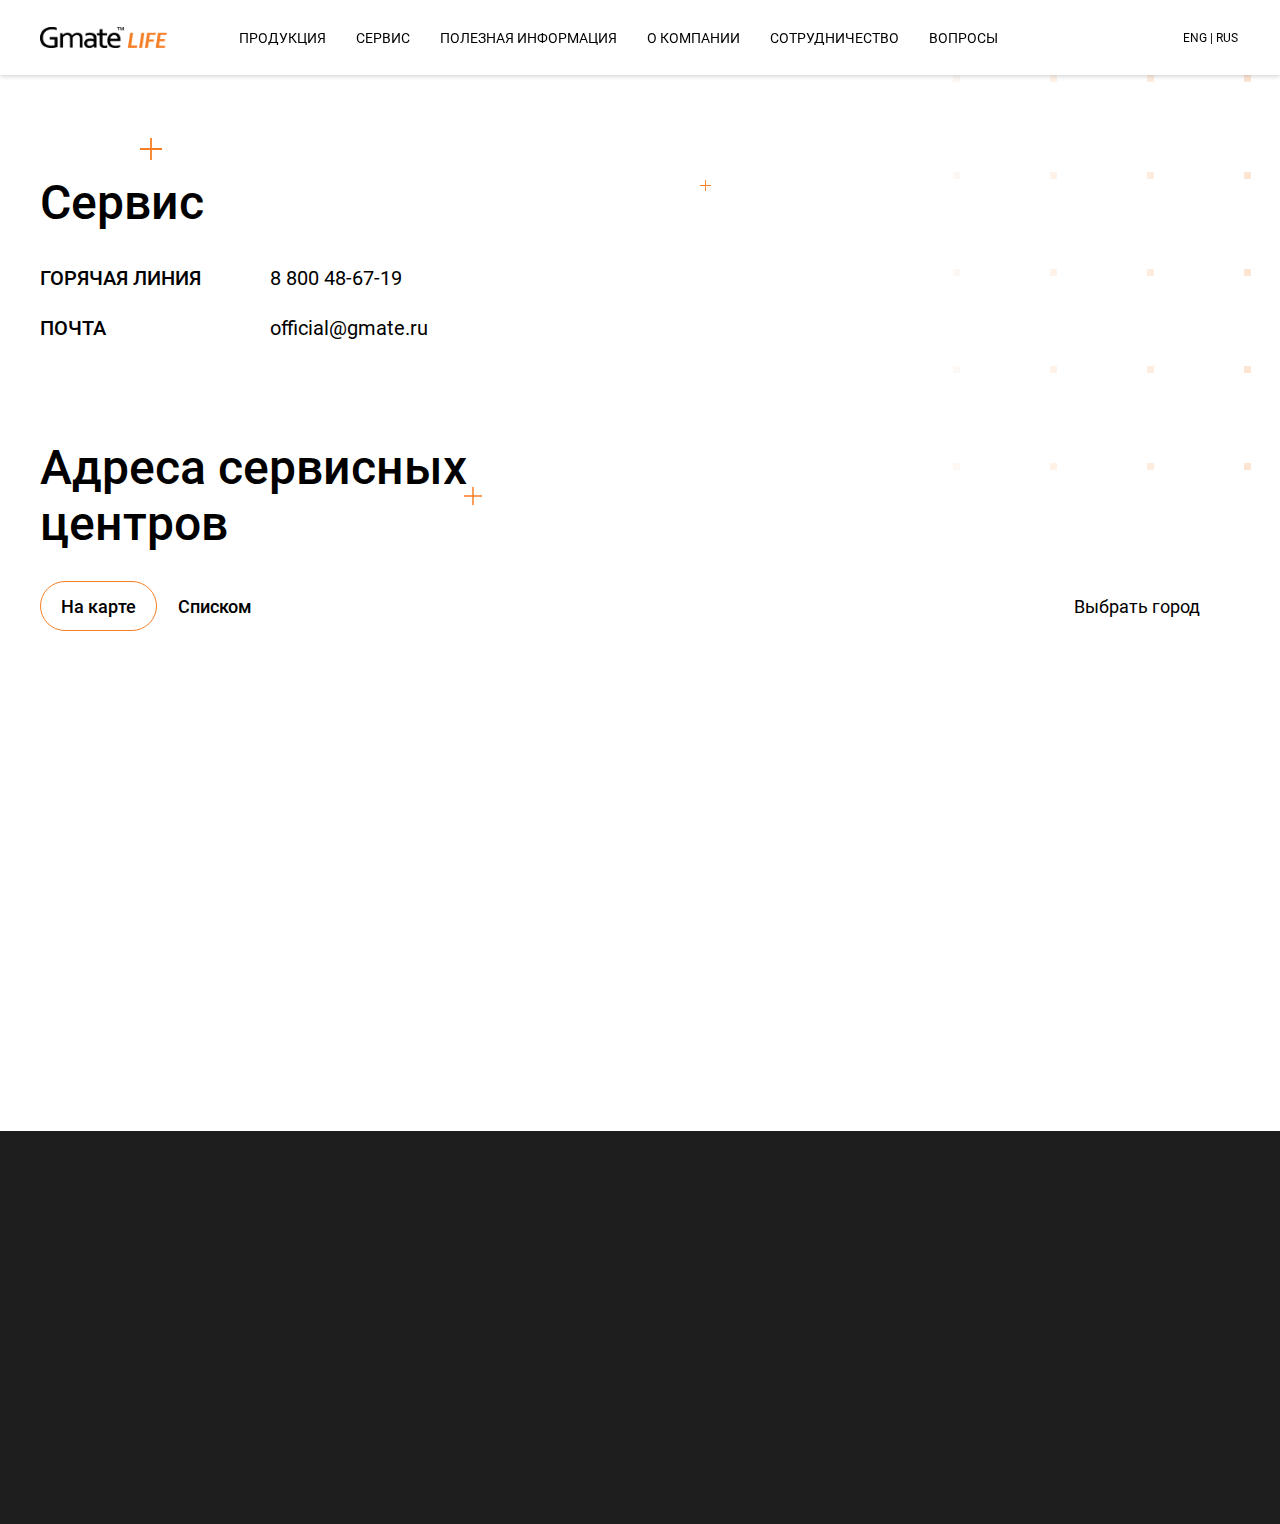
<file: service.html>
<title>Сервисные центры Gmate Life</title><!DOCTYPE html>
<html lang="ru">
	<head>
		<script src="https://cdnjs.cloudflare.com/ajax/libs/wow/1.1.2/wow.min.js"></script><script>new WOW().init();</script>
		<script src="https://api-maps.yandex.ru/2.1/?apikey=5ff531b7-9a7c-40b8-b586-c9571b8253c9&amp;lang=ru_RU" type="text/javascript"></script>
		<meta charset="utf-8">
		<meta http-equiv="X-UA-Compatible" content="IE=edge">
		<meta name="viewport" content="width=device-width, user-scalable=no, initial-scale=1.0, maximum-scale=1.0, minimum-scale=1.0">
		<link rel="icon" href="images/favicon.ico">
		<link rel="stylesheet" href="css/main.css?v=1603003086418">
		<link rel="stylesheet" href="https://vjs.zencdn.net/7.8.4/video-js.css">
		<link rel="stylesheet" href="https://cdnjs.cloudflare.com/ajax/libs/animate.css/4.1.1/animate.min.css">
	</head>
	<body>
		<div class="wrapper">
			<div class="content">
				<header class="header">
					<div class="container">
						<div class="header__wrap"><a class="header__logo" href="/"><img src="images/logo.png" alt="logo"></a>
							<div class="nav__wrap">
								<div class="nav__wrap-squares">
									<div class="squares" style="margin:0 0 90px;">
										<div class="square square--1" style="width:7px;height:7px;margin:0 90px 0 0;"></div>
										<div class="square square--2" style="width:7px;height:7px;margin:0 90px 0 0;"></div>
										<div class="square square--3" style="width:7px;height:7px;margin:0 90px 0 0;"></div>
										<div class="square square--4" style="width:7px;height:7px;margin:0 90px 0 0;"></div>
										<div class="square square--5" style="width:7px;height:7px;margin:0 90px 0 0;"></div>
										<div class="square square--6" style="width:7px;height:7px;margin:0 90px 0 0;"></div>
										<div class="square square--7" style="width:7px;height:7px;margin:0 90px 0 0;"></div>
										<div class="square square--8" style="width:7px;height:7px;margin:0 90px 0 0;"></div>
										<div class="square square--9" style="width:7px;height:7px;margin:0 90px 0 0;"></div>
										<div class="square square--10" style="width:7px;height:7px;margin:0 90px 0 0;"></div>
										<div class="square square--11" style="width:7px;height:7px;margin:0 90px 0 0;"></div>
										<div class="square square--12" style="width:7px;height:7px;margin:0 90px 0 0;"></div>
										<div class="square square--13" style="width:7px;height:7px;margin:0 90px 0 0;"></div>
										<div class="square square--14" style="width:7px;height:7px;margin:0 90px 0 0;"></div>
										<div class="square square--15" style="width:7px;height:7px;margin:0 90px 0 0;"></div>
										<div class="square square--16" style="width:7px;height:7px;margin:0 90px 0 0;"></div>
										<div class="square square--17" style="width:7px;height:7px;margin:0 90px 0 0;"></div>
										<div class="square square--18" style="width:7px;height:7px;margin:0 90px 0 0;"></div>
										<div class="square square--19" style="width:7px;height:7px;margin:0 90px 0 0;"></div>
										<div class="square square--20" style="width:7px;height:7px;margin:0 90px 0 0;"></div>
									</div>
									<div class="squares" style="margin:0 0 90px;">
										<div class="square square--1" style="width:7px;height:7px;margin:0 90px 0 0;"></div>
										<div class="square square--2" style="width:7px;height:7px;margin:0 90px 0 0;"></div>
										<div class="square square--3" style="width:7px;height:7px;margin:0 90px 0 0;"></div>
										<div class="square square--4" style="width:7px;height:7px;margin:0 90px 0 0;"></div>
										<div class="square square--5" style="width:7px;height:7px;margin:0 90px 0 0;"></div>
										<div class="square square--6" style="width:7px;height:7px;margin:0 90px 0 0;"></div>
										<div class="square square--7" style="width:7px;height:7px;margin:0 90px 0 0;"></div>
										<div class="square square--8" style="width:7px;height:7px;margin:0 90px 0 0;"></div>
										<div class="square square--9" style="width:7px;height:7px;margin:0 90px 0 0;"></div>
										<div class="square square--10" style="width:7px;height:7px;margin:0 90px 0 0;"></div>
										<div class="square square--11" style="width:7px;height:7px;margin:0 90px 0 0;"></div>
										<div class="square square--12" style="width:7px;height:7px;margin:0 90px 0 0;"></div>
										<div class="square square--13" style="width:7px;height:7px;margin:0 90px 0 0;"></div>
										<div class="square square--14" style="width:7px;height:7px;margin:0 90px 0 0;"></div>
										<div class="square square--15" style="width:7px;height:7px;margin:0 90px 0 0;"></div>
										<div class="square square--16" style="width:7px;height:7px;margin:0 90px 0 0;"></div>
										<div class="square square--17" style="width:7px;height:7px;margin:0 90px 0 0;"></div>
										<div class="square square--18" style="width:7px;height:7px;margin:0 90px 0 0;"></div>
										<div class="square square--19" style="width:7px;height:7px;margin:0 90px 0 0;"></div>
										<div class="square square--20" style="width:7px;height:7px;margin:0 90px 0 0;"></div>
									</div>
									<div class="squares" style="margin:0 0 90px;">
										<div class="square square--1" style="width:7px;height:7px;margin:0 90px 0 0;"></div>
										<div class="square square--2" style="width:7px;height:7px;margin:0 90px 0 0;"></div>
										<div class="square square--3" style="width:7px;height:7px;margin:0 90px 0 0;"></div>
										<div class="square square--4" style="width:7px;height:7px;margin:0 90px 0 0;"></div>
										<div class="square square--5" style="width:7px;height:7px;margin:0 90px 0 0;"></div>
										<div class="square square--6" style="width:7px;height:7px;margin:0 90px 0 0;"></div>
										<div class="square square--7" style="width:7px;height:7px;margin:0 90px 0 0;"></div>
										<div class="square square--8" style="width:7px;height:7px;margin:0 90px 0 0;"></div>
										<div class="square square--9" style="width:7px;height:7px;margin:0 90px 0 0;"></div>
										<div class="square square--10" style="width:7px;height:7px;margin:0 90px 0 0;"></div>
										<div class="square square--11" style="width:7px;height:7px;margin:0 90px 0 0;"></div>
										<div class="square square--12" style="width:7px;height:7px;margin:0 90px 0 0;"></div>
										<div class="square square--13" style="width:7px;height:7px;margin:0 90px 0 0;"></div>
										<div class="square square--14" style="width:7px;height:7px;margin:0 90px 0 0;"></div>
										<div class="square square--15" style="width:7px;height:7px;margin:0 90px 0 0;"></div>
										<div class="square square--16" style="width:7px;height:7px;margin:0 90px 0 0;"></div>
										<div class="square square--17" style="width:7px;height:7px;margin:0 90px 0 0;"></div>
										<div class="square square--18" style="width:7px;height:7px;margin:0 90px 0 0;"></div>
										<div class="square square--19" style="width:7px;height:7px;margin:0 90px 0 0;"></div>
										<div class="square square--20" style="width:7px;height:7px;margin:0 90px 0 0;"></div>
									</div>
									<div class="squares" style="margin:0 0 90px;">
										<div class="square square--1" style="width:7px;height:7px;margin:0 90px 0 0;"></div>
										<div class="square square--2" style="width:7px;height:7px;margin:0 90px 0 0;"></div>
										<div class="square square--3" style="width:7px;height:7px;margin:0 90px 0 0;"></div>
										<div class="square square--4" style="width:7px;height:7px;margin:0 90px 0 0;"></div>
										<div class="square square--5" style="width:7px;height:7px;margin:0 90px 0 0;"></div>
										<div class="square square--6" style="width:7px;height:7px;margin:0 90px 0 0;"></div>
										<div class="square square--7" style="width:7px;height:7px;margin:0 90px 0 0;"></div>
										<div class="square square--8" style="width:7px;height:7px;margin:0 90px 0 0;"></div>
										<div class="square square--9" style="width:7px;height:7px;margin:0 90px 0 0;"></div>
										<div class="square square--10" style="width:7px;height:7px;margin:0 90px 0 0;"></div>
										<div class="square square--11" style="width:7px;height:7px;margin:0 90px 0 0;"></div>
										<div class="square square--12" style="width:7px;height:7px;margin:0 90px 0 0;"></div>
										<div class="square square--13" style="width:7px;height:7px;margin:0 90px 0 0;"></div>
										<div class="square square--14" style="width:7px;height:7px;margin:0 90px 0 0;"></div>
										<div class="square square--15" style="width:7px;height:7px;margin:0 90px 0 0;"></div>
										<div class="square square--16" style="width:7px;height:7px;margin:0 90px 0 0;"></div>
										<div class="square square--17" style="width:7px;height:7px;margin:0 90px 0 0;"></div>
										<div class="square square--18" style="width:7px;height:7px;margin:0 90px 0 0;"></div>
										<div class="square square--19" style="width:7px;height:7px;margin:0 90px 0 0;"></div>
										<div class="square square--20" style="width:7px;height:7px;margin:0 90px 0 0;"></div>
									</div>
									<div class="squares" style="margin:0 0 90px;">
										<div class="square square--1" style="width:7px;height:7px;margin:0 90px 0 0;"></div>
										<div class="square square--2" style="width:7px;height:7px;margin:0 90px 0 0;"></div>
										<div class="square square--3" style="width:7px;height:7px;margin:0 90px 0 0;"></div>
										<div class="square square--4" style="width:7px;height:7px;margin:0 90px 0 0;"></div>
										<div class="square square--5" style="width:7px;height:7px;margin:0 90px 0 0;"></div>
										<div class="square square--6" style="width:7px;height:7px;margin:0 90px 0 0;"></div>
										<div class="square square--7" style="width:7px;height:7px;margin:0 90px 0 0;"></div>
										<div class="square square--8" style="width:7px;height:7px;margin:0 90px 0 0;"></div>
										<div class="square square--9" style="width:7px;height:7px;margin:0 90px 0 0;"></div>
										<div class="square square--10" style="width:7px;height:7px;margin:0 90px 0 0;"></div>
										<div class="square square--11" style="width:7px;height:7px;margin:0 90px 0 0;"></div>
										<div class="square square--12" style="width:7px;height:7px;margin:0 90px 0 0;"></div>
										<div class="square square--13" style="width:7px;height:7px;margin:0 90px 0 0;"></div>
										<div class="square square--14" style="width:7px;height:7px;margin:0 90px 0 0;"></div>
										<div class="square square--15" style="width:7px;height:7px;margin:0 90px 0 0;"></div>
										<div class="square square--16" style="width:7px;height:7px;margin:0 90px 0 0;"></div>
										<div class="square square--17" style="width:7px;height:7px;margin:0 90px 0 0;"></div>
										<div class="square square--18" style="width:7px;height:7px;margin:0 90px 0 0;"></div>
										<div class="square square--19" style="width:7px;height:7px;margin:0 90px 0 0;"></div>
										<div class="square square--20" style="width:7px;height:7px;margin:0 90px 0 0;"></div>
									</div>
								</div>
								<nav class="nav">
									<ul class="nav__list">
										<li><a class="nav__item" href="/production.html"><span>Продукция</span></a></li>
										<li><a class="nav__item" href="/service.html"><span>Сервис</span></a></li>
										<li><a class="nav__item" href="/useful-information.html"><span>Полезная информация</span></a></li>
										<li><a class="nav__item" href="/about-company.html"><span>О компании</span></a></li>
										<li><a class="nav__item" href="/partnership.html"><span>Сотрудничество</span></a></li>
										<li><a class="nav__item" href="/questions.html"><span>Вопросы</span></a></li>
									</ul>
								</nav><a class="nav__lang" href="#"><span>Eng | Rus</span></a>
							</div>
							<button class="nav__burger" type="button">
								<div class="nav__burger-item nav__burger-item--one"></div>
								<div class="nav__burger-item nav__burger-item--two"></div>
								<div class="nav__burger-item nav__burger-item--three"></div>
							</button>
						</div>
					</div>
				</header>
				<section class="service-banner">
					<div class="container">
						<div class="service-banner__wrap">
							<h1 class="title service-banner__title wow animate__animated animate__fadeInDown">Сервис</h1>
							<ul class="service-banner__list">
								<li class="service-banner__item wow animate__animated animate__fadeInDown my-delay-2">
									<div class="service-banner__item-title">горячая линия</div><a class="service-banner__item-desc" href="tel:+7800486719">8 800 48-67-19</a>
								</li>
								<li class="service-banner__item wow animate__animated animate__fadeInDown my-delay-4">
									<div class="service-banner__item-title">Почта</div><a class="service-banner__item-desc" href="mailto:official@gmate.ru">official@gmate.ru</a>
								</li>
							</ul>
							<h2 class="title service-banner__title-two wow animate__animated animate__fadeInDown my-delay-6">Адреса сервисных центров</h2>
						</div>
					</div>
					<div class="service-banner__sguares wow animate__animated animate__fadeInRight my-delay-6">
						<div class="squares" style="margin:0 0 90px;">
							<div class="square square--1" style="width:7px;height:7px;margin:0 90px 0 0;"></div>
							<div class="square square--2" style="width:7px;height:7px;margin:0 90px 0 0;"></div>
							<div class="square square--3" style="width:7px;height:7px;margin:0 90px 0 0;"></div>
							<div class="square square--4" style="width:7px;height:7px;margin:0 90px 0 0;"></div>
							<div class="square square--5" style="width:7px;height:7px;margin:0 90px 0 0;"></div>
							<div class="square square--6" style="width:7px;height:7px;margin:0 90px 0 0;"></div>
							<div class="square square--7" style="width:7px;height:7px;margin:0 90px 0 0;"></div>
							<div class="square square--8" style="width:7px;height:7px;margin:0 90px 0 0;"></div>
							<div class="square square--9" style="width:7px;height:7px;margin:0 90px 0 0;"></div>
							<div class="square square--10" style="width:7px;height:7px;margin:0 90px 0 0;"></div>
							<div class="square square--11" style="width:7px;height:7px;margin:0 90px 0 0;"></div>
							<div class="square square--12" style="width:7px;height:7px;margin:0 90px 0 0;"></div>
							<div class="square square--13" style="width:7px;height:7px;margin:0 90px 0 0;"></div>
							<div class="square square--14" style="width:7px;height:7px;margin:0 90px 0 0;"></div>
							<div class="square square--15" style="width:7px;height:7px;margin:0 90px 0 0;"></div>
							<div class="square square--16" style="width:7px;height:7px;margin:0 90px 0 0;"></div>
							<div class="square square--17" style="width:7px;height:7px;margin:0 90px 0 0;"></div>
							<div class="square square--18" style="width:7px;height:7px;margin:0 90px 0 0;"></div>
							<div class="square square--19" style="width:7px;height:7px;margin:0 90px 0 0;"></div>
							<div class="square square--20" style="width:7px;height:7px;margin:0 90px 0 0;"></div>
						</div>
						<div class="squares" style="margin:0 0 90px;">
							<div class="square square--1" style="width:7px;height:7px;margin:0 90px 0 0;"></div>
							<div class="square square--2" style="width:7px;height:7px;margin:0 90px 0 0;"></div>
							<div class="square square--3" style="width:7px;height:7px;margin:0 90px 0 0;"></div>
							<div class="square square--4" style="width:7px;height:7px;margin:0 90px 0 0;"></div>
							<div class="square square--5" style="width:7px;height:7px;margin:0 90px 0 0;"></div>
							<div class="square square--6" style="width:7px;height:7px;margin:0 90px 0 0;"></div>
							<div class="square square--7" style="width:7px;height:7px;margin:0 90px 0 0;"></div>
							<div class="square square--8" style="width:7px;height:7px;margin:0 90px 0 0;"></div>
							<div class="square square--9" style="width:7px;height:7px;margin:0 90px 0 0;"></div>
							<div class="square square--10" style="width:7px;height:7px;margin:0 90px 0 0;"></div>
							<div class="square square--11" style="width:7px;height:7px;margin:0 90px 0 0;"></div>
							<div class="square square--12" style="width:7px;height:7px;margin:0 90px 0 0;"></div>
							<div class="square square--13" style="width:7px;height:7px;margin:0 90px 0 0;"></div>
							<div class="square square--14" style="width:7px;height:7px;margin:0 90px 0 0;"></div>
							<div class="square square--15" style="width:7px;height:7px;margin:0 90px 0 0;"></div>
							<div class="square square--16" style="width:7px;height:7px;margin:0 90px 0 0;"></div>
							<div class="square square--17" style="width:7px;height:7px;margin:0 90px 0 0;"></div>
							<div class="square square--18" style="width:7px;height:7px;margin:0 90px 0 0;"></div>
							<div class="square square--19" style="width:7px;height:7px;margin:0 90px 0 0;"></div>
							<div class="square square--20" style="width:7px;height:7px;margin:0 90px 0 0;"></div>
						</div>
						<div class="squares" style="margin:0 0 90px;">
							<div class="square square--1" style="width:7px;height:7px;margin:0 90px 0 0;"></div>
							<div class="square square--2" style="width:7px;height:7px;margin:0 90px 0 0;"></div>
							<div class="square square--3" style="width:7px;height:7px;margin:0 90px 0 0;"></div>
							<div class="square square--4" style="width:7px;height:7px;margin:0 90px 0 0;"></div>
							<div class="square square--5" style="width:7px;height:7px;margin:0 90px 0 0;"></div>
							<div class="square square--6" style="width:7px;height:7px;margin:0 90px 0 0;"></div>
							<div class="square square--7" style="width:7px;height:7px;margin:0 90px 0 0;"></div>
							<div class="square square--8" style="width:7px;height:7px;margin:0 90px 0 0;"></div>
							<div class="square square--9" style="width:7px;height:7px;margin:0 90px 0 0;"></div>
							<div class="square square--10" style="width:7px;height:7px;margin:0 90px 0 0;"></div>
							<div class="square square--11" style="width:7px;height:7px;margin:0 90px 0 0;"></div>
							<div class="square square--12" style="width:7px;height:7px;margin:0 90px 0 0;"></div>
							<div class="square square--13" style="width:7px;height:7px;margin:0 90px 0 0;"></div>
							<div class="square square--14" style="width:7px;height:7px;margin:0 90px 0 0;"></div>
							<div class="square square--15" style="width:7px;height:7px;margin:0 90px 0 0;"></div>
							<div class="square square--16" style="width:7px;height:7px;margin:0 90px 0 0;"></div>
							<div class="square square--17" style="width:7px;height:7px;margin:0 90px 0 0;"></div>
							<div class="square square--18" style="width:7px;height:7px;margin:0 90px 0 0;"></div>
							<div class="square square--19" style="width:7px;height:7px;margin:0 90px 0 0;"></div>
							<div class="square square--20" style="width:7px;height:7px;margin:0 90px 0 0;"></div>
						</div>
						<div class="squares" style="margin:0 0 90px;">
							<div class="square square--1" style="width:7px;height:7px;margin:0 90px 0 0;"></div>
							<div class="square square--2" style="width:7px;height:7px;margin:0 90px 0 0;"></div>
							<div class="square square--3" style="width:7px;height:7px;margin:0 90px 0 0;"></div>
							<div class="square square--4" style="width:7px;height:7px;margin:0 90px 0 0;"></div>
							<div class="square square--5" style="width:7px;height:7px;margin:0 90px 0 0;"></div>
							<div class="square square--6" style="width:7px;height:7px;margin:0 90px 0 0;"></div>
							<div class="square square--7" style="width:7px;height:7px;margin:0 90px 0 0;"></div>
							<div class="square square--8" style="width:7px;height:7px;margin:0 90px 0 0;"></div>
							<div class="square square--9" style="width:7px;height:7px;margin:0 90px 0 0;"></div>
							<div class="square square--10" style="width:7px;height:7px;margin:0 90px 0 0;"></div>
							<div class="square square--11" style="width:7px;height:7px;margin:0 90px 0 0;"></div>
							<div class="square square--12" style="width:7px;height:7px;margin:0 90px 0 0;"></div>
							<div class="square square--13" style="width:7px;height:7px;margin:0 90px 0 0;"></div>
							<div class="square square--14" style="width:7px;height:7px;margin:0 90px 0 0;"></div>
							<div class="square square--15" style="width:7px;height:7px;margin:0 90px 0 0;"></div>
							<div class="square square--16" style="width:7px;height:7px;margin:0 90px 0 0;"></div>
							<div class="square square--17" style="width:7px;height:7px;margin:0 90px 0 0;"></div>
							<div class="square square--18" style="width:7px;height:7px;margin:0 90px 0 0;"></div>
							<div class="square square--19" style="width:7px;height:7px;margin:0 90px 0 0;"></div>
							<div class="square square--20" style="width:7px;height:7px;margin:0 90px 0 0;"></div>
						</div>
						<div class="squares" style="margin:0 0 90px;">
							<div class="square square--1" style="width:7px;height:7px;margin:0 90px 0 0;"></div>
							<div class="square square--2" style="width:7px;height:7px;margin:0 90px 0 0;"></div>
							<div class="square square--3" style="width:7px;height:7px;margin:0 90px 0 0;"></div>
							<div class="square square--4" style="width:7px;height:7px;margin:0 90px 0 0;"></div>
							<div class="square square--5" style="width:7px;height:7px;margin:0 90px 0 0;"></div>
							<div class="square square--6" style="width:7px;height:7px;margin:0 90px 0 0;"></div>
							<div class="square square--7" style="width:7px;height:7px;margin:0 90px 0 0;"></div>
							<div class="square square--8" style="width:7px;height:7px;margin:0 90px 0 0;"></div>
							<div class="square square--9" style="width:7px;height:7px;margin:0 90px 0 0;"></div>
							<div class="square square--10" style="width:7px;height:7px;margin:0 90px 0 0;"></div>
							<div class="square square--11" style="width:7px;height:7px;margin:0 90px 0 0;"></div>
							<div class="square square--12" style="width:7px;height:7px;margin:0 90px 0 0;"></div>
							<div class="square square--13" style="width:7px;height:7px;margin:0 90px 0 0;"></div>
							<div class="square square--14" style="width:7px;height:7px;margin:0 90px 0 0;"></div>
							<div class="square square--15" style="width:7px;height:7px;margin:0 90px 0 0;"></div>
							<div class="square square--16" style="width:7px;height:7px;margin:0 90px 0 0;"></div>
							<div class="square square--17" style="width:7px;height:7px;margin:0 90px 0 0;"></div>
							<div class="square square--18" style="width:7px;height:7px;margin:0 90px 0 0;"></div>
							<div class="square square--19" style="width:7px;height:7px;margin:0 90px 0 0;"></div>
							<div class="square square--20" style="width:7px;height:7px;margin:0 90px 0 0;"></div>
						</div>
						<div class="squares" style="margin:0 0 90px;">
							<div class="square square--1" style="width:7px;height:7px;margin:0 90px 0 0;"></div>
							<div class="square square--2" style="width:7px;height:7px;margin:0 90px 0 0;"></div>
							<div class="square square--3" style="width:7px;height:7px;margin:0 90px 0 0;"></div>
							<div class="square square--4" style="width:7px;height:7px;margin:0 90px 0 0;"></div>
							<div class="square square--5" style="width:7px;height:7px;margin:0 90px 0 0;"></div>
							<div class="square square--6" style="width:7px;height:7px;margin:0 90px 0 0;"></div>
							<div class="square square--7" style="width:7px;height:7px;margin:0 90px 0 0;"></div>
							<div class="square square--8" style="width:7px;height:7px;margin:0 90px 0 0;"></div>
							<div class="square square--9" style="width:7px;height:7px;margin:0 90px 0 0;"></div>
							<div class="square square--10" style="width:7px;height:7px;margin:0 90px 0 0;"></div>
							<div class="square square--11" style="width:7px;height:7px;margin:0 90px 0 0;"></div>
							<div class="square square--12" style="width:7px;height:7px;margin:0 90px 0 0;"></div>
							<div class="square square--13" style="width:7px;height:7px;margin:0 90px 0 0;"></div>
							<div class="square square--14" style="width:7px;height:7px;margin:0 90px 0 0;"></div>
							<div class="square square--15" style="width:7px;height:7px;margin:0 90px 0 0;"></div>
							<div class="square square--16" style="width:7px;height:7px;margin:0 90px 0 0;"></div>
							<div class="square square--17" style="width:7px;height:7px;margin:0 90px 0 0;"></div>
							<div class="square square--18" style="width:7px;height:7px;margin:0 90px 0 0;"></div>
							<div class="square square--19" style="width:7px;height:7px;margin:0 90px 0 0;"></div>
							<div class="square square--20" style="width:7px;height:7px;margin:0 90px 0 0;"></div>
						</div>
						<div class="squares" style="margin:0 0 90px;">
							<div class="square square--1" style="width:7px;height:7px;margin:0 90px 0 0;"></div>
							<div class="square square--2" style="width:7px;height:7px;margin:0 90px 0 0;"></div>
							<div class="square square--3" style="width:7px;height:7px;margin:0 90px 0 0;"></div>
							<div class="square square--4" style="width:7px;height:7px;margin:0 90px 0 0;"></div>
							<div class="square square--5" style="width:7px;height:7px;margin:0 90px 0 0;"></div>
							<div class="square square--6" style="width:7px;height:7px;margin:0 90px 0 0;"></div>
							<div class="square square--7" style="width:7px;height:7px;margin:0 90px 0 0;"></div>
							<div class="square square--8" style="width:7px;height:7px;margin:0 90px 0 0;"></div>
							<div class="square square--9" style="width:7px;height:7px;margin:0 90px 0 0;"></div>
							<div class="square square--10" style="width:7px;height:7px;margin:0 90px 0 0;"></div>
							<div class="square square--11" style="width:7px;height:7px;margin:0 90px 0 0;"></div>
							<div class="square square--12" style="width:7px;height:7px;margin:0 90px 0 0;"></div>
							<div class="square square--13" style="width:7px;height:7px;margin:0 90px 0 0;"></div>
							<div class="square square--14" style="width:7px;height:7px;margin:0 90px 0 0;"></div>
							<div class="square square--15" style="width:7px;height:7px;margin:0 90px 0 0;"></div>
							<div class="square square--16" style="width:7px;height:7px;margin:0 90px 0 0;"></div>
							<div class="square square--17" style="width:7px;height:7px;margin:0 90px 0 0;"></div>
							<div class="square square--18" style="width:7px;height:7px;margin:0 90px 0 0;"></div>
							<div class="square square--19" style="width:7px;height:7px;margin:0 90px 0 0;"></div>
							<div class="square square--20" style="width:7px;height:7px;margin:0 90px 0 0;"></div>
						</div>
					</div>
					<div class="service-banner__pluses">
						<svg class="plus plus--1">
							<use xlink:href="images/sprites.svg#plus"></use>
						</svg>
						<svg class="plus plus--2">
							<use xlink:href="images/sprites.svg#plus"></use>
						</svg>
						<svg class="plus plus--3">
							<use xlink:href="images/sprites.svg#plus"></use>
						</svg>
					</div>
				</section>
				<section class="partnership service-map">
					<div class="partnership__wrap">
						<div id="partnership-tabs">
							<div class="container">
								<div class="partnership__buttons wow animate__animated animate__fadeInDown">
									<ul>
										<li><a href="#partnership-tabs-maps">На карте</a></li>
										<li><a href="#partnership-tabs-list">Списком</a></li>
									</ul>
									<select id="list-cities">
										<option>Выбрать город</option>
										<option>Иркутск</option>
										<option>Шелехов</option>
										<option>Ангарск</option>
										<option>Усолье-Сибирское</option>
										<option>Мегет</option>
									</select>
								</div>
							</div>
							<div id="partnership-tabs-maps">
								<div class="partnership__map wow animate__animated animate__fadeIn" id="map" style="height: 550px"></div>
							</div>
							<div id="partnership-tabs-list">
								<div class="container">
									<ul class="partnership__cities wow animate__animated animate__fadeIn">
										<li class="partnership__city">
											<button class="partnership__item-button" type="button"><span>г. Иркутск</span>
												<svg>
													<use xlink:href="images/sprites.svg#arrow-down"></use>
												</svg>
											</button>
											<ul class="partnership__shops">
												<li class="partnership__store">
													<div class="partnership__store-address">ул. Волжская, д.3, ТЦ Кедр, 2 этаж, пав.2</div><a class="partnership__store-phone" href="tel:+79643579213">+7 (964) 357 92 13</a>
												</li>
												<li class="partnership__store">
													<div class="partnership__store-address">Трилиссера, 90</div><a class="partnership__store-phone" href="tel:+73952432703">8(3952) 43‒27‒03</a>
												</li>
												<li class="partnership__store">
													<div class="partnership__store-address">ТЦ Рябина, Железнодорожная 2-я, 72</div><a class="partnership__store-phone" href="tel:+73952382127">8(3952) 38‒21‒27</a>
												</li>
												<li class="partnership__store">
													<div class="partnership__store-address">ул. Депутатская, 10</div><a class="partnership__store-phone" href="tel:+73952252120">8(3952) 25‒21‒20</a>
												</li>
												<li class="partnership__store">
													<div class="partnership__store-address">Рябикова бульвар, 5Б</div><a class="partnership__store-phone" href="tel:+73952300158">8(3952) 30‒01‒58</a>
												</li>
												<li class="partnership__store">
													<div class="partnership__store-address">ул. Депутатская, 10</div><a class="partnership__store-phone" href="tel:+73952252120">8(3952) 25‒21‒20</a>
												</li>
												<li class="partnership__store">
													<div class="partnership__store-address">Ленина, 24</div><a class="partnership__store-phone" href="tel:+73952202352">8(3952) 20‒23‒52</a>
												</li>
												<li class="partnership__store">
													<div class="partnership__store-address">Дзержинского, 32</div><a class="partnership__store-phone" href="tel:+73952292569">8(3952) 29‒25‒69</a>
												</li>
												<li class="partnership__store">
													<div class="partnership__store-address">Ленина, 24</div><a class="partnership__store-phone" href="tel:+73952202352">8(3952) 20‒23‒52</a>
												</li>
												<li class="partnership__store">
													<div class="partnership__store-address">Академическая, 4</div><a class="partnership__store-phone" href="tel:+73952419503">8(3952) 41‒95‒03</a>
												</li>
												<li class="partnership__store">
													<div class="partnership__store-address">Лермонтова, 283А</div><a class="partnership__store-phone" href="tel:+73952419490">8(3952) 41‒94‒90</a>
												</li>
												<li class="partnership__store">
													<div class="partnership__store-address">Академическая, 4</div><a class="partnership__store-phone" href="tel:+73952419503">8(3952) 41‒95‒03</a>
												</li>
											</ul>
										</li>
										<li class="partnership__city">
											<button class="partnership__item-button" type="button"><span>г. Шелехов</span>
												<svg>
													<use xlink:href="images/sprites.svg#arrow-down"></use>
												</svg>
											</button>
											<ul class="partnership__shops">
												<li class="partnership__store">
													<div class="partnership__store-address">ул. Волжская, д.3, ТЦ Кедр, 2 этаж, пав.2</div><a class="partnership__store-phone" href="tel:+79643579213">+7 (964) 357 92 13</a>
												</li>
												<li class="partnership__store">
													<div class="partnership__store-address">ТЦ Рябина, Железнодорожная 2-я, 72</div><a class="partnership__store-phone" href="tel:+73952382127">8(3952) 38‒21‒27</a>
												</li>
												<li class="partnership__store">
													<div class="partnership__store-address">ул. Депутатская, 10</div><a class="partnership__store-phone" href="tel:+73952252120">8(3952) 25‒21‒20</a>
												</li>
												<li class="partnership__store">
													<div class="partnership__store-address">Рябикова бульвар, 5Б</div><a class="partnership__store-phone" href="tel:+73952300158">8(3952) 30‒01‒58</a>
												</li>
												<li class="partnership__store">
													<div class="partnership__store-address">Ленина, 24</div><a class="partnership__store-phone" href="tel:+73952202352">8(3952) 20‒23‒52</a>
												</li>
												<li class="partnership__store">
													<div class="partnership__store-address">Дзержинского, 32</div><a class="partnership__store-phone" href="tel:+73952292569">8(3952) 29‒25‒69</a>
												</li>
												<li class="partnership__store">
													<div class="partnership__store-address">Академическая, 4</div><a class="partnership__store-phone" href="tel:+73952419503">8(3952) 41‒95‒03</a>
												</li>
												<li class="partnership__store">
													<div class="partnership__store-address">Лермонтова, 283А</div><a class="partnership__store-phone" href="tel:+73952419490">8(3952) 41‒94‒90</a>
												</li>
											</ul>
										</li>
										<li class="partnership__city">
											<button class="partnership__item-button" type="button"><span>г. Ангарск</span>
												<svg>
													<use xlink:href="images/sprites.svg#arrow-down"></use>
												</svg>
											</button>
											<ul class="partnership__shops">
												<li class="partnership__store">
													<div class="partnership__store-address">ул. Волжская, д.3, ТЦ Кедр, 2 этаж, пав.2</div><a class="partnership__store-phone" href="tel:+79643579213">+7 (964) 357 92 13</a>
												</li>
												<li class="partnership__store">
													<div class="partnership__store-address">Трилиссера, 90</div><a class="partnership__store-phone" href="tel:+73952432703">8(3952) 43‒27‒03</a>
												</li>
												<li class="partnership__store">
													<div class="partnership__store-address">ул. Депутатская, 10</div><a class="partnership__store-phone" href="tel:+73952252120">8(3952) 25‒21‒20</a>
												</li>
												<li class="partnership__store">
													<div class="partnership__store-address">Ленина, 24</div><a class="partnership__store-phone" href="tel:+73952202352">8(3952) 20‒23‒52</a>
												</li>
											</ul>
										</li>
										<li class="partnership__city">
											<button class="partnership__item-button" type="button"><span>г. Усолье - Сибирское</span>
												<svg>
													<use xlink:href="images/sprites.svg#arrow-down"></use>
												</svg>
											</button>
											<ul class="partnership__shops">
												<li class="partnership__store">
													<div class="partnership__store-address">Трилиссера, 90</div><a class="partnership__store-phone" href="tel:+73952432703">8(3952) 43‒27‒03</a>
												</li>
												<li class="partnership__store">
													<div class="partnership__store-address">ТЦ Рябина, Железнодорожная 2-я, 72</div><a class="partnership__store-phone" href="tel:+73952382127">8(3952) 38‒21‒27</a>
												</li>
												<li class="partnership__store">
													<div class="partnership__store-address">ул. Депутатская, 10</div><a class="partnership__store-phone" href="tel:+73952252120">8(3952) 25‒21‒20</a>
												</li>
												<li class="partnership__store">
													<div class="partnership__store-address">Рябикова бульвар, 5Б</div><a class="partnership__store-phone" href="tel:+73952300158">8(3952) 30‒01‒58</a>
												</li>
											</ul>
										</li>
										<li class="partnership__city">
											<button class="partnership__item-button" type="button"><span>г. Мегет</span>
												<svg>
													<use xlink:href="images/sprites.svg#arrow-down"></use>
												</svg>
											</button>
											<ul class="partnership__shops">
												<li class="partnership__store">
													<div class="partnership__store-address">ул. Волжская, д.3, ТЦ Кедр, 2 этаж, пав.2</div><a class="partnership__store-phone" href="tel:+79643579213">+7 (964) 357 92 13</a>
												</li>
												<li class="partnership__store">
													<div class="partnership__store-address">Трилиссера, 90</div><a class="partnership__store-phone" href="tel:+73952432703">8(3952) 43‒27‒03</a>
												</li>
												<li class="partnership__store">
													<div class="partnership__store-address">ТЦ Рябина, Железнодорожная 2-я, 72</div><a class="partnership__store-phone" href="tel:+73952382127">8(3952) 38‒21‒27</a>
												</li>
												<li class="partnership__store">
													<div class="partnership__store-address">ул. Депутатская, 10</div><a class="partnership__store-phone" href="tel:+73952252120">8(3952) 25‒21‒20</a>
												</li>
												<li class="partnership__store">
													<div class="partnership__store-address">ул. Депутатская, 10</div><a class="partnership__store-phone" href="tel:+73952252120">8(3952) 25‒21‒20</a>
												</li>
												<li class="partnership__store">
													<div class="partnership__store-address">Ленина, 24</div><a class="partnership__store-phone" href="tel:+73952202352">8(3952) 20‒23‒52</a>
												</li>
												<li class="partnership__store">
													<div class="partnership__store-address">Дзержинского, 32</div><a class="partnership__store-phone" href="tel:+73952292569">8(3952) 29‒25‒69</a>
												</li>
											</ul>
										</li>
									</ul>
								</div>
							</div>
						</div>
					</div>
				</section>
			</div>
			<footer class="footer">
				<div class="container">
					<div class="footer__wrap">
						<div class="footer__logo wow animate__animated animate__fadeInLeft"><a href="/"><img src="images/logo-white.png" alt="logo"></a></div>
						<form class="footer__form">
							<div class="footer__form-title wow animate__animated animate__fadeInDown">Подпишитесь на акции и предложения</div>
							<input class="footer__form-input wow animate__animated animate__fadeInDown my-delay-2" type="text" placeholder="Email" required>
							<label class="checkbox footer__checkbox wow animate__animated animate__fadeInDown my-delay-4">
								<input type="checkbox" checked><span class="checkbox__text">Я согласен с обработкой&nbsp;<a href="https://www.google.com/" target="_blank">персональных данных</a></span>
							</label>
							<button class="btn btn--white btn--outline btn--min wow animate__animated animate__fadeInDown my-delay-6" type="submit"><span class="btn__text">Отправить</span><span class="btn__svg">
									<svg>
										<use xlink:href="images/sprites.svg#arrow"></use>
									</svg></span></button>
						</form>
						<nav class="footer__nav">
							<ul class="footer__nav-list">
								<li class="footer__nav-item wow animate__animated animate__fadeInDown"><a href="/production.html">Продукция</a></li>
								<li class="footer__nav-item wow animate__animated animate__fadeInDown my-delay-1"><a href="/service.html">Сервис</a></li>
								<li class="footer__nav-item wow animate__animated animate__fadeInDown my-delay-2"><a href="/useful-information.html">Полезная информация</a></li>
								<li class="footer__nav-item wow animate__animated animate__fadeInDown my-delay-3"><a href="/about-company.html">О компании</a></li>
								<li class="footer__nav-item wow animate__animated animate__fadeInDown my-delay-4"><a href="/partnership.html">Сотрудничество</a></li>
							</ul>
							<div class="footer__nav-lang wow animate__animated animate__fadeInDown my-delay-5"><a href="#">Eng | Rus</a></div>
						</nav>
						<ul class="footer__social wow animate__animated animate__fadeInRight">
							<li class="footer__social-item"><a href="https://vk.com/gmate_life" target="_blank">
									<svg class="footer__social-svg">
										<use xlink:href="images/sprites.svg#vk"></use>
									</svg></a></li>
							<li class="footer__social-item"><a href="https://www.instagram.com/gmate_life/" target="_blank">
									<svg class="footer__social-svg footer__social-svg--instagram">
										<use xlink:href="images/sprites.svg#instagram"></use>
									</svg></a></li>
						</ul>
					</div>
					<div class="footer__bottom">
						<div class="footer__dev wow animate__animated animate__fadeInLeft"><span>Разработано:&nbsp;</span><a href="https://rowstudio.ru/" target="_blank">row studio</a></div>
						<div class="footer__info wow animate__animated animate__fadeInRight">Имеются противопоказания проконсультируйтесь со специалистом</div>
					</div>
				</div>
			</footer>
		</div>
		<script src="js/vendor.js?v=1603003086418"></script>
		<script src="https://vjs.zencdn.net/7.8.4/video.js"></script>
		<script src="js/main.js?v=1603003086418"></script>
	</body>
</html>
</file>
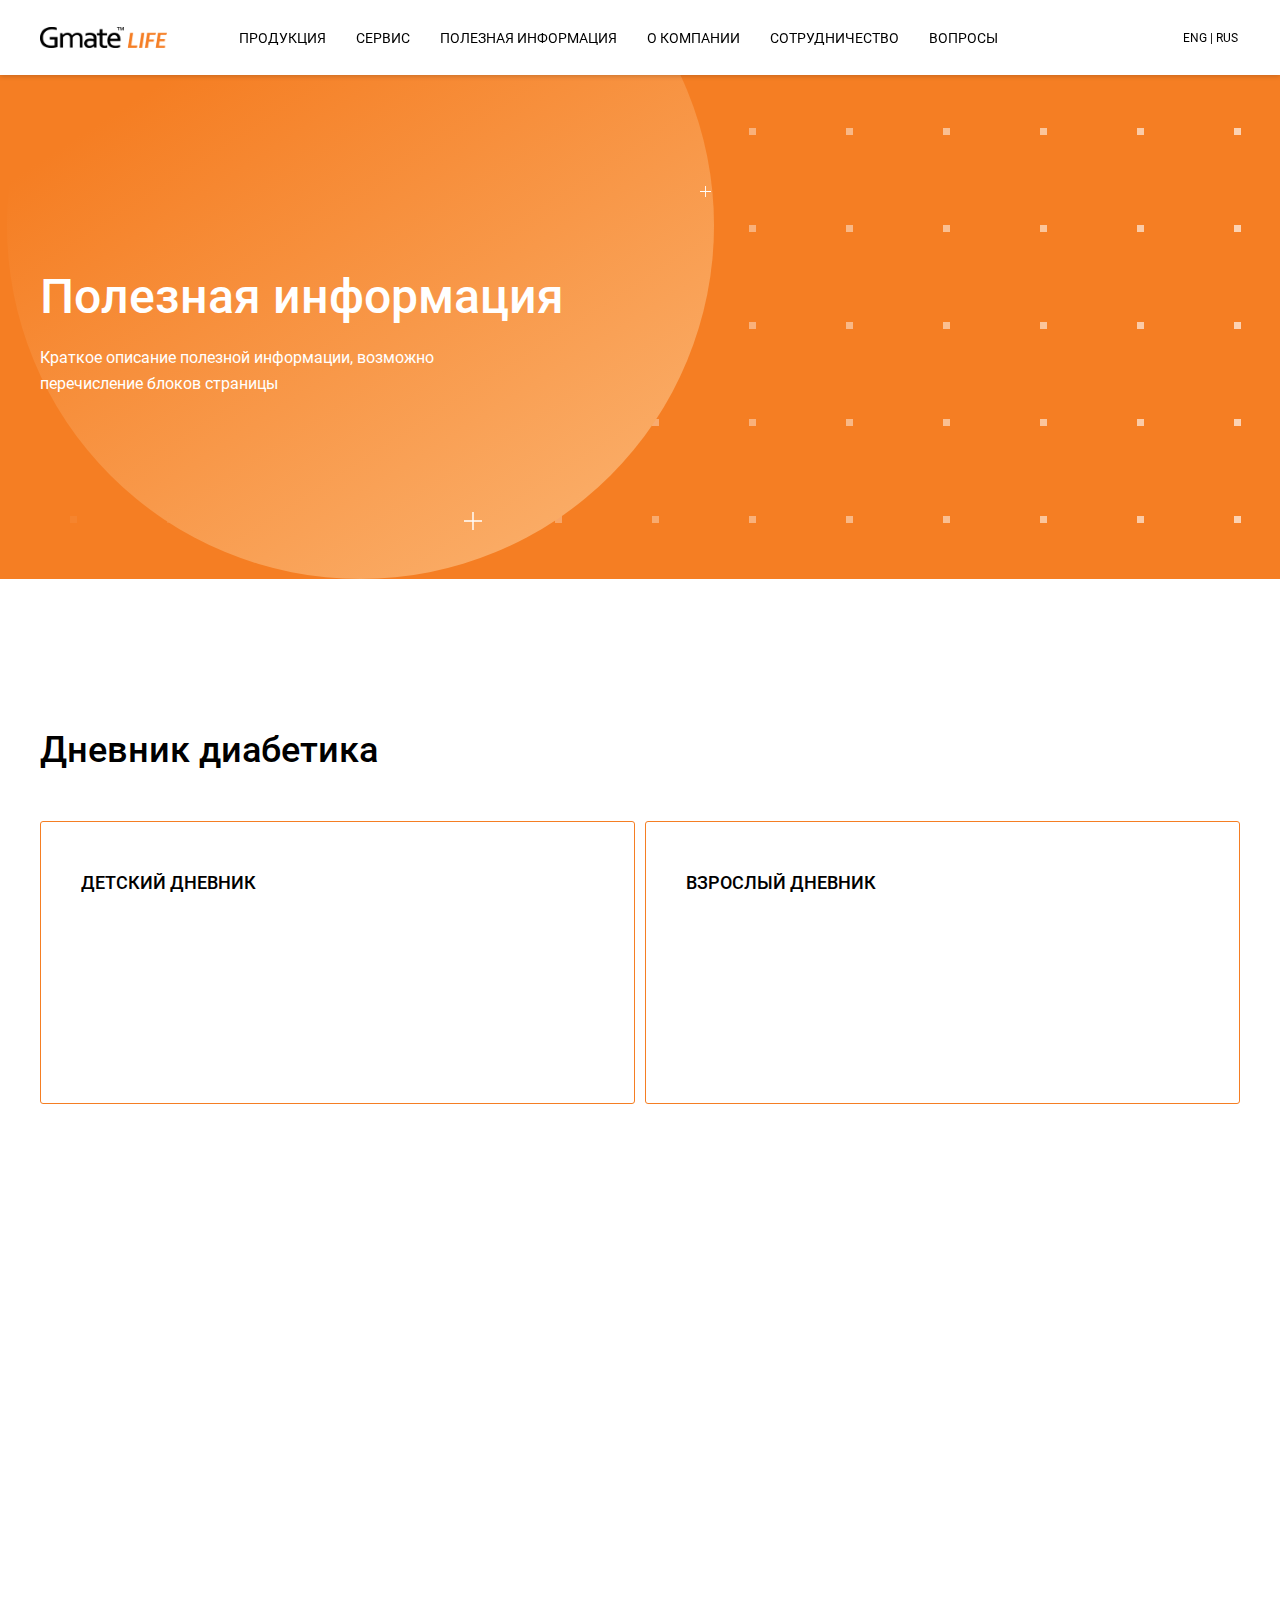
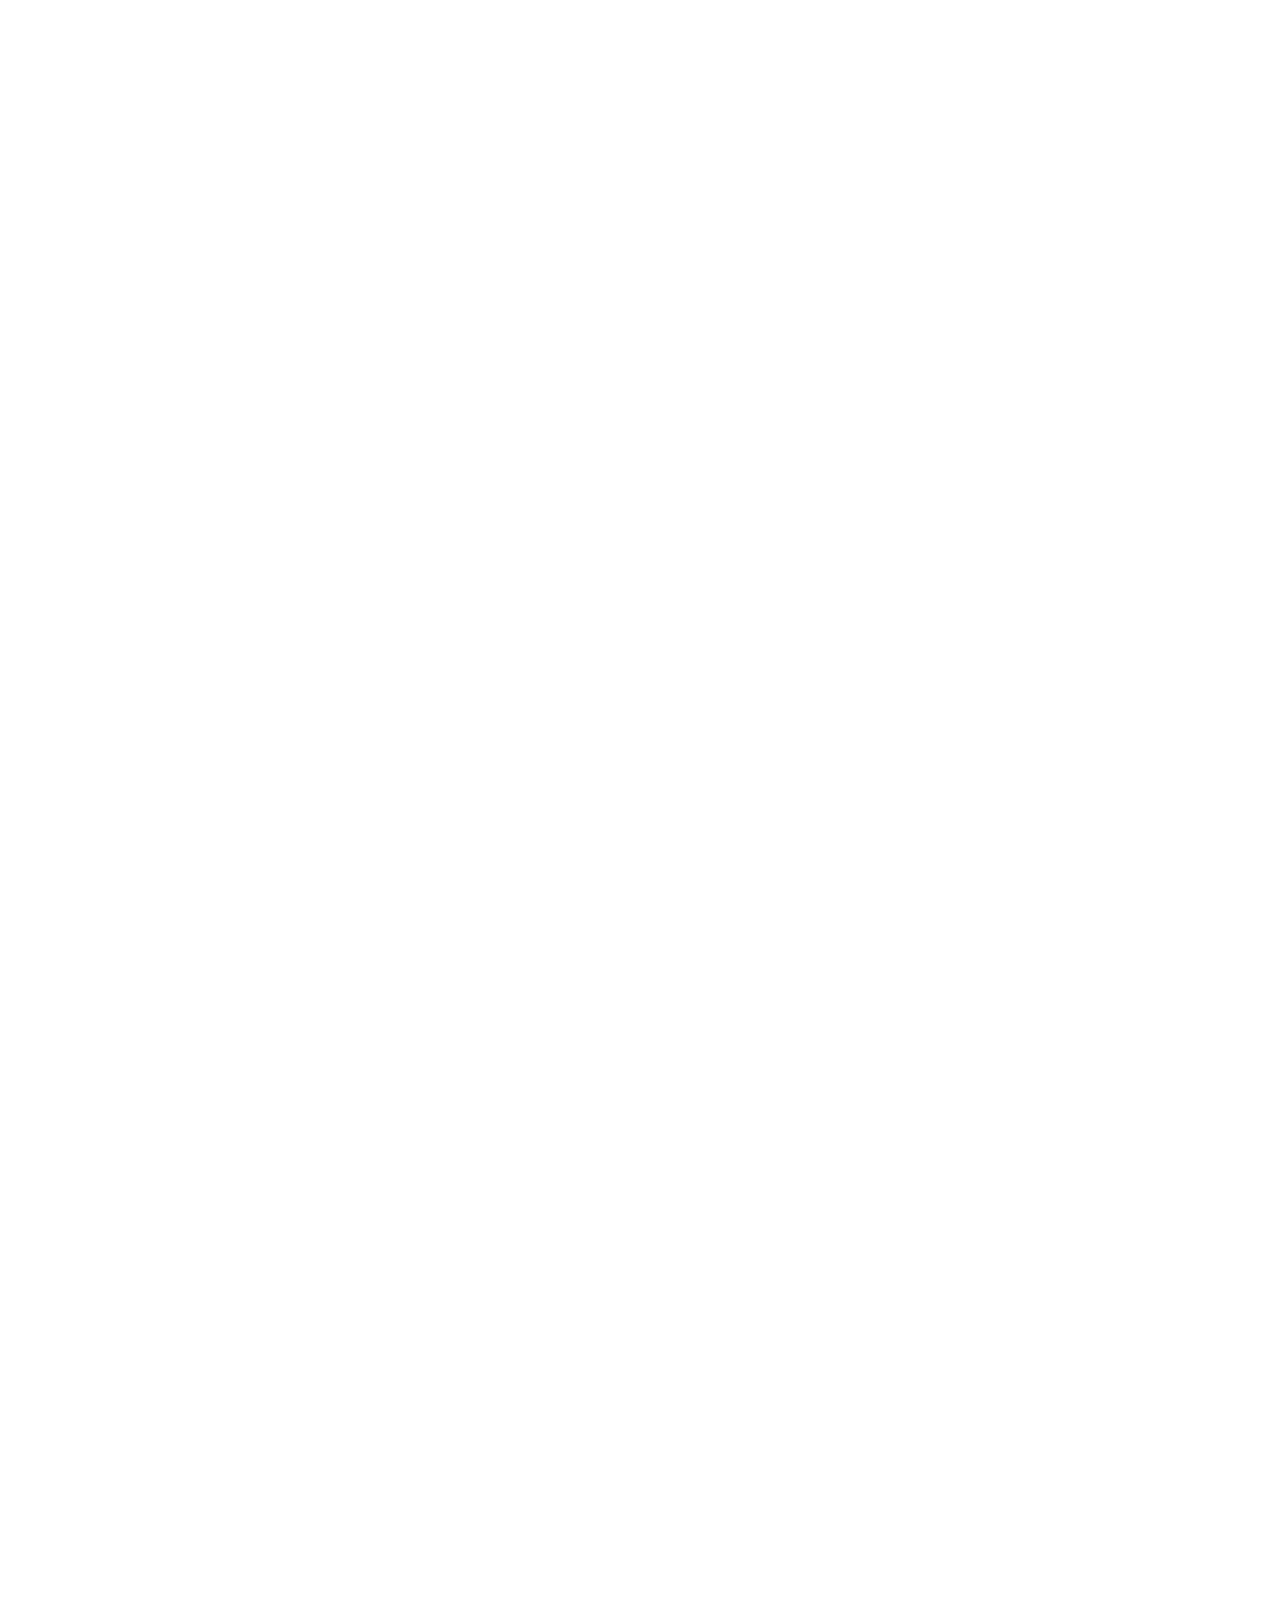
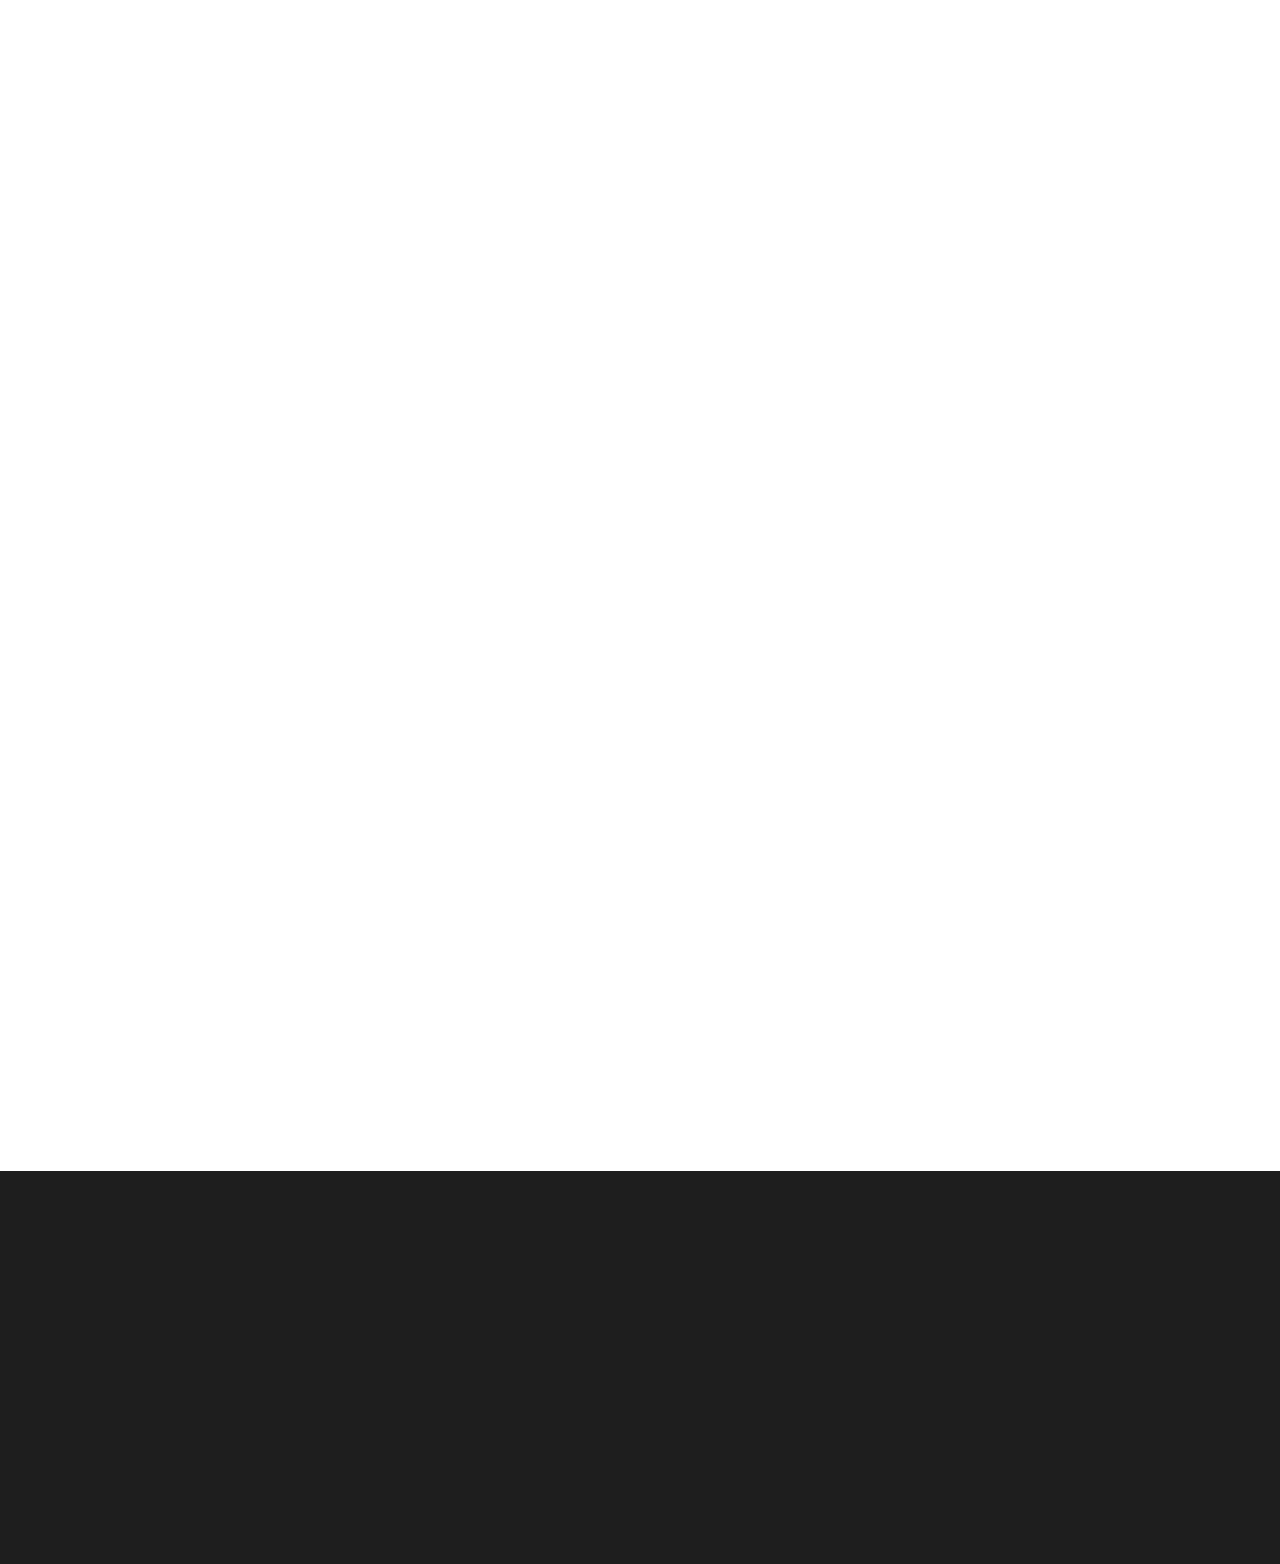
<file: useful-information.html>
<title>Полезная информация Gmate Life</title><!DOCTYPE html>
<html lang="ru">
	<head>
		<script src="https://cdnjs.cloudflare.com/ajax/libs/wow/1.1.2/wow.min.js"></script><script>new WOW().init();</script>
		<script src="https://api-maps.yandex.ru/2.1/?apikey=5ff531b7-9a7c-40b8-b586-c9571b8253c9&amp;lang=ru_RU" type="text/javascript"></script>
		<meta charset="utf-8">
		<meta http-equiv="X-UA-Compatible" content="IE=edge">
		<meta name="viewport" content="width=device-width, user-scalable=no, initial-scale=1.0, maximum-scale=1.0, minimum-scale=1.0">
		<link rel="icon" href="images/favicon.ico">
		<link rel="stylesheet" href="css/main.css?v=1603003086820">
		<link rel="stylesheet" href="https://vjs.zencdn.net/7.8.4/video-js.css">
		<link rel="stylesheet" href="https://cdnjs.cloudflare.com/ajax/libs/animate.css/4.1.1/animate.min.css">
	</head>
	<body>
		<div class="wrapper">
			<div class="content">
				<header class="header">
					<div class="container">
						<div class="header__wrap"><a class="header__logo" href="/"><img src="images/logo.png" alt="logo"></a>
							<div class="nav__wrap">
								<div class="nav__wrap-squares">
									<div class="squares" style="margin:0 0 90px;">
										<div class="square square--1" style="width:7px;height:7px;margin:0 90px 0 0;"></div>
										<div class="square square--2" style="width:7px;height:7px;margin:0 90px 0 0;"></div>
										<div class="square square--3" style="width:7px;height:7px;margin:0 90px 0 0;"></div>
										<div class="square square--4" style="width:7px;height:7px;margin:0 90px 0 0;"></div>
										<div class="square square--5" style="width:7px;height:7px;margin:0 90px 0 0;"></div>
										<div class="square square--6" style="width:7px;height:7px;margin:0 90px 0 0;"></div>
										<div class="square square--7" style="width:7px;height:7px;margin:0 90px 0 0;"></div>
										<div class="square square--8" style="width:7px;height:7px;margin:0 90px 0 0;"></div>
										<div class="square square--9" style="width:7px;height:7px;margin:0 90px 0 0;"></div>
										<div class="square square--10" style="width:7px;height:7px;margin:0 90px 0 0;"></div>
										<div class="square square--11" style="width:7px;height:7px;margin:0 90px 0 0;"></div>
										<div class="square square--12" style="width:7px;height:7px;margin:0 90px 0 0;"></div>
										<div class="square square--13" style="width:7px;height:7px;margin:0 90px 0 0;"></div>
										<div class="square square--14" style="width:7px;height:7px;margin:0 90px 0 0;"></div>
										<div class="square square--15" style="width:7px;height:7px;margin:0 90px 0 0;"></div>
										<div class="square square--16" style="width:7px;height:7px;margin:0 90px 0 0;"></div>
										<div class="square square--17" style="width:7px;height:7px;margin:0 90px 0 0;"></div>
										<div class="square square--18" style="width:7px;height:7px;margin:0 90px 0 0;"></div>
										<div class="square square--19" style="width:7px;height:7px;margin:0 90px 0 0;"></div>
										<div class="square square--20" style="width:7px;height:7px;margin:0 90px 0 0;"></div>
									</div>
									<div class="squares" style="margin:0 0 90px;">
										<div class="square square--1" style="width:7px;height:7px;margin:0 90px 0 0;"></div>
										<div class="square square--2" style="width:7px;height:7px;margin:0 90px 0 0;"></div>
										<div class="square square--3" style="width:7px;height:7px;margin:0 90px 0 0;"></div>
										<div class="square square--4" style="width:7px;height:7px;margin:0 90px 0 0;"></div>
										<div class="square square--5" style="width:7px;height:7px;margin:0 90px 0 0;"></div>
										<div class="square square--6" style="width:7px;height:7px;margin:0 90px 0 0;"></div>
										<div class="square square--7" style="width:7px;height:7px;margin:0 90px 0 0;"></div>
										<div class="square square--8" style="width:7px;height:7px;margin:0 90px 0 0;"></div>
										<div class="square square--9" style="width:7px;height:7px;margin:0 90px 0 0;"></div>
										<div class="square square--10" style="width:7px;height:7px;margin:0 90px 0 0;"></div>
										<div class="square square--11" style="width:7px;height:7px;margin:0 90px 0 0;"></div>
										<div class="square square--12" style="width:7px;height:7px;margin:0 90px 0 0;"></div>
										<div class="square square--13" style="width:7px;height:7px;margin:0 90px 0 0;"></div>
										<div class="square square--14" style="width:7px;height:7px;margin:0 90px 0 0;"></div>
										<div class="square square--15" style="width:7px;height:7px;margin:0 90px 0 0;"></div>
										<div class="square square--16" style="width:7px;height:7px;margin:0 90px 0 0;"></div>
										<div class="square square--17" style="width:7px;height:7px;margin:0 90px 0 0;"></div>
										<div class="square square--18" style="width:7px;height:7px;margin:0 90px 0 0;"></div>
										<div class="square square--19" style="width:7px;height:7px;margin:0 90px 0 0;"></div>
										<div class="square square--20" style="width:7px;height:7px;margin:0 90px 0 0;"></div>
									</div>
									<div class="squares" style="margin:0 0 90px;">
										<div class="square square--1" style="width:7px;height:7px;margin:0 90px 0 0;"></div>
										<div class="square square--2" style="width:7px;height:7px;margin:0 90px 0 0;"></div>
										<div class="square square--3" style="width:7px;height:7px;margin:0 90px 0 0;"></div>
										<div class="square square--4" style="width:7px;height:7px;margin:0 90px 0 0;"></div>
										<div class="square square--5" style="width:7px;height:7px;margin:0 90px 0 0;"></div>
										<div class="square square--6" style="width:7px;height:7px;margin:0 90px 0 0;"></div>
										<div class="square square--7" style="width:7px;height:7px;margin:0 90px 0 0;"></div>
										<div class="square square--8" style="width:7px;height:7px;margin:0 90px 0 0;"></div>
										<div class="square square--9" style="width:7px;height:7px;margin:0 90px 0 0;"></div>
										<div class="square square--10" style="width:7px;height:7px;margin:0 90px 0 0;"></div>
										<div class="square square--11" style="width:7px;height:7px;margin:0 90px 0 0;"></div>
										<div class="square square--12" style="width:7px;height:7px;margin:0 90px 0 0;"></div>
										<div class="square square--13" style="width:7px;height:7px;margin:0 90px 0 0;"></div>
										<div class="square square--14" style="width:7px;height:7px;margin:0 90px 0 0;"></div>
										<div class="square square--15" style="width:7px;height:7px;margin:0 90px 0 0;"></div>
										<div class="square square--16" style="width:7px;height:7px;margin:0 90px 0 0;"></div>
										<div class="square square--17" style="width:7px;height:7px;margin:0 90px 0 0;"></div>
										<div class="square square--18" style="width:7px;height:7px;margin:0 90px 0 0;"></div>
										<div class="square square--19" style="width:7px;height:7px;margin:0 90px 0 0;"></div>
										<div class="square square--20" style="width:7px;height:7px;margin:0 90px 0 0;"></div>
									</div>
									<div class="squares" style="margin:0 0 90px;">
										<div class="square square--1" style="width:7px;height:7px;margin:0 90px 0 0;"></div>
										<div class="square square--2" style="width:7px;height:7px;margin:0 90px 0 0;"></div>
										<div class="square square--3" style="width:7px;height:7px;margin:0 90px 0 0;"></div>
										<div class="square square--4" style="width:7px;height:7px;margin:0 90px 0 0;"></div>
										<div class="square square--5" style="width:7px;height:7px;margin:0 90px 0 0;"></div>
										<div class="square square--6" style="width:7px;height:7px;margin:0 90px 0 0;"></div>
										<div class="square square--7" style="width:7px;height:7px;margin:0 90px 0 0;"></div>
										<div class="square square--8" style="width:7px;height:7px;margin:0 90px 0 0;"></div>
										<div class="square square--9" style="width:7px;height:7px;margin:0 90px 0 0;"></div>
										<div class="square square--10" style="width:7px;height:7px;margin:0 90px 0 0;"></div>
										<div class="square square--11" style="width:7px;height:7px;margin:0 90px 0 0;"></div>
										<div class="square square--12" style="width:7px;height:7px;margin:0 90px 0 0;"></div>
										<div class="square square--13" style="width:7px;height:7px;margin:0 90px 0 0;"></div>
										<div class="square square--14" style="width:7px;height:7px;margin:0 90px 0 0;"></div>
										<div class="square square--15" style="width:7px;height:7px;margin:0 90px 0 0;"></div>
										<div class="square square--16" style="width:7px;height:7px;margin:0 90px 0 0;"></div>
										<div class="square square--17" style="width:7px;height:7px;margin:0 90px 0 0;"></div>
										<div class="square square--18" style="width:7px;height:7px;margin:0 90px 0 0;"></div>
										<div class="square square--19" style="width:7px;height:7px;margin:0 90px 0 0;"></div>
										<div class="square square--20" style="width:7px;height:7px;margin:0 90px 0 0;"></div>
									</div>
									<div class="squares" style="margin:0 0 90px;">
										<div class="square square--1" style="width:7px;height:7px;margin:0 90px 0 0;"></div>
										<div class="square square--2" style="width:7px;height:7px;margin:0 90px 0 0;"></div>
										<div class="square square--3" style="width:7px;height:7px;margin:0 90px 0 0;"></div>
										<div class="square square--4" style="width:7px;height:7px;margin:0 90px 0 0;"></div>
										<div class="square square--5" style="width:7px;height:7px;margin:0 90px 0 0;"></div>
										<div class="square square--6" style="width:7px;height:7px;margin:0 90px 0 0;"></div>
										<div class="square square--7" style="width:7px;height:7px;margin:0 90px 0 0;"></div>
										<div class="square square--8" style="width:7px;height:7px;margin:0 90px 0 0;"></div>
										<div class="square square--9" style="width:7px;height:7px;margin:0 90px 0 0;"></div>
										<div class="square square--10" style="width:7px;height:7px;margin:0 90px 0 0;"></div>
										<div class="square square--11" style="width:7px;height:7px;margin:0 90px 0 0;"></div>
										<div class="square square--12" style="width:7px;height:7px;margin:0 90px 0 0;"></div>
										<div class="square square--13" style="width:7px;height:7px;margin:0 90px 0 0;"></div>
										<div class="square square--14" style="width:7px;height:7px;margin:0 90px 0 0;"></div>
										<div class="square square--15" style="width:7px;height:7px;margin:0 90px 0 0;"></div>
										<div class="square square--16" style="width:7px;height:7px;margin:0 90px 0 0;"></div>
										<div class="square square--17" style="width:7px;height:7px;margin:0 90px 0 0;"></div>
										<div class="square square--18" style="width:7px;height:7px;margin:0 90px 0 0;"></div>
										<div class="square square--19" style="width:7px;height:7px;margin:0 90px 0 0;"></div>
										<div class="square square--20" style="width:7px;height:7px;margin:0 90px 0 0;"></div>
									</div>
								</div>
								<nav class="nav">
									<ul class="nav__list">
										<li><a class="nav__item" href="/production.html"><span>Продукция</span></a></li>
										<li><a class="nav__item" href="/service.html"><span>Сервис</span></a></li>
										<li><a class="nav__item" href="/useful-information.html"><span>Полезная информация</span></a></li>
										<li><a class="nav__item" href="/about-company.html"><span>О компании</span></a></li>
										<li><a class="nav__item" href="/partnership.html"><span>Сотрудничество</span></a></li>
										<li><a class="nav__item" href="/questions.html"><span>Вопросы</span></a></li>
									</ul>
								</nav><a class="nav__lang" href="#"><span>Eng | Rus</span></a>
							</div>
							<button class="nav__burger" type="button">
								<div class="nav__burger-item nav__burger-item--one"></div>
								<div class="nav__burger-item nav__burger-item--two"></div>
								<div class="nav__burger-item nav__burger-item--three"></div>
							</button>
						</div>
					</div>
				</header>
				<section class="useful-banner">
					<div class="container">
						<div class="useful-banner__wrap">
							<h1 class="title useful-banner__title wow animate__animated animate__fadeInDown">Полезная информация</h1>
							<p class="useful-banner__par wow animate__animated animate__fadeInDown">Краткое описание полезной информации, возможно перечисление блоков страницы</p>
						</div>
					</div>
					<div class="useful-banner__sguares wow animate__animated animate__fadeInRight my-delay-4">
						<div class="squares" style="margin:0 0 90px;">
							<div class="square square--1" style="width:7px;height:7px;margin:0 90px 0 0;"></div>
							<div class="square square--2" style="width:7px;height:7px;margin:0 90px 0 0;"></div>
							<div class="square square--3" style="width:7px;height:7px;margin:0 90px 0 0;"></div>
							<div class="square square--4" style="width:7px;height:7px;margin:0 90px 0 0;"></div>
							<div class="square square--5" style="width:7px;height:7px;margin:0 90px 0 0;"></div>
							<div class="square square--6" style="width:7px;height:7px;margin:0 90px 0 0;"></div>
							<div class="square square--7" style="width:7px;height:7px;margin:0 90px 0 0;"></div>
							<div class="square square--8" style="width:7px;height:7px;margin:0 90px 0 0;"></div>
							<div class="square square--9" style="width:7px;height:7px;margin:0 90px 0 0;"></div>
							<div class="square square--10" style="width:7px;height:7px;margin:0 90px 0 0;"></div>
							<div class="square square--11" style="width:7px;height:7px;margin:0 90px 0 0;"></div>
							<div class="square square--12" style="width:7px;height:7px;margin:0 90px 0 0;"></div>
							<div class="square square--13" style="width:7px;height:7px;margin:0 90px 0 0;"></div>
							<div class="square square--14" style="width:7px;height:7px;margin:0 90px 0 0;"></div>
							<div class="square square--15" style="width:7px;height:7px;margin:0 90px 0 0;"></div>
							<div class="square square--16" style="width:7px;height:7px;margin:0 90px 0 0;"></div>
							<div class="square square--17" style="width:7px;height:7px;margin:0 90px 0 0;"></div>
							<div class="square square--18" style="width:7px;height:7px;margin:0 90px 0 0;"></div>
							<div class="square square--19" style="width:7px;height:7px;margin:0 90px 0 0;"></div>
							<div class="square square--20" style="width:7px;height:7px;margin:0 90px 0 0;"></div>
						</div>
						<div class="squares" style="margin:0 0 90px;">
							<div class="square square--1" style="width:7px;height:7px;margin:0 90px 0 0;"></div>
							<div class="square square--2" style="width:7px;height:7px;margin:0 90px 0 0;"></div>
							<div class="square square--3" style="width:7px;height:7px;margin:0 90px 0 0;"></div>
							<div class="square square--4" style="width:7px;height:7px;margin:0 90px 0 0;"></div>
							<div class="square square--5" style="width:7px;height:7px;margin:0 90px 0 0;"></div>
							<div class="square square--6" style="width:7px;height:7px;margin:0 90px 0 0;"></div>
							<div class="square square--7" style="width:7px;height:7px;margin:0 90px 0 0;"></div>
							<div class="square square--8" style="width:7px;height:7px;margin:0 90px 0 0;"></div>
							<div class="square square--9" style="width:7px;height:7px;margin:0 90px 0 0;"></div>
							<div class="square square--10" style="width:7px;height:7px;margin:0 90px 0 0;"></div>
							<div class="square square--11" style="width:7px;height:7px;margin:0 90px 0 0;"></div>
							<div class="square square--12" style="width:7px;height:7px;margin:0 90px 0 0;"></div>
							<div class="square square--13" style="width:7px;height:7px;margin:0 90px 0 0;"></div>
							<div class="square square--14" style="width:7px;height:7px;margin:0 90px 0 0;"></div>
							<div class="square square--15" style="width:7px;height:7px;margin:0 90px 0 0;"></div>
							<div class="square square--16" style="width:7px;height:7px;margin:0 90px 0 0;"></div>
							<div class="square square--17" style="width:7px;height:7px;margin:0 90px 0 0;"></div>
							<div class="square square--18" style="width:7px;height:7px;margin:0 90px 0 0;"></div>
							<div class="square square--19" style="width:7px;height:7px;margin:0 90px 0 0;"></div>
							<div class="square square--20" style="width:7px;height:7px;margin:0 90px 0 0;"></div>
						</div>
						<div class="squares" style="margin:0 0 90px;">
							<div class="square square--1" style="width:7px;height:7px;margin:0 90px 0 0;"></div>
							<div class="square square--2" style="width:7px;height:7px;margin:0 90px 0 0;"></div>
							<div class="square square--3" style="width:7px;height:7px;margin:0 90px 0 0;"></div>
							<div class="square square--4" style="width:7px;height:7px;margin:0 90px 0 0;"></div>
							<div class="square square--5" style="width:7px;height:7px;margin:0 90px 0 0;"></div>
							<div class="square square--6" style="width:7px;height:7px;margin:0 90px 0 0;"></div>
							<div class="square square--7" style="width:7px;height:7px;margin:0 90px 0 0;"></div>
							<div class="square square--8" style="width:7px;height:7px;margin:0 90px 0 0;"></div>
							<div class="square square--9" style="width:7px;height:7px;margin:0 90px 0 0;"></div>
							<div class="square square--10" style="width:7px;height:7px;margin:0 90px 0 0;"></div>
							<div class="square square--11" style="width:7px;height:7px;margin:0 90px 0 0;"></div>
							<div class="square square--12" style="width:7px;height:7px;margin:0 90px 0 0;"></div>
							<div class="square square--13" style="width:7px;height:7px;margin:0 90px 0 0;"></div>
							<div class="square square--14" style="width:7px;height:7px;margin:0 90px 0 0;"></div>
							<div class="square square--15" style="width:7px;height:7px;margin:0 90px 0 0;"></div>
							<div class="square square--16" style="width:7px;height:7px;margin:0 90px 0 0;"></div>
							<div class="square square--17" style="width:7px;height:7px;margin:0 90px 0 0;"></div>
							<div class="square square--18" style="width:7px;height:7px;margin:0 90px 0 0;"></div>
							<div class="square square--19" style="width:7px;height:7px;margin:0 90px 0 0;"></div>
							<div class="square square--20" style="width:7px;height:7px;margin:0 90px 0 0;"></div>
						</div>
						<div class="squares" style="margin:0 0 90px;">
							<div class="square square--1" style="width:7px;height:7px;margin:0 90px 0 0;"></div>
							<div class="square square--2" style="width:7px;height:7px;margin:0 90px 0 0;"></div>
							<div class="square square--3" style="width:7px;height:7px;margin:0 90px 0 0;"></div>
							<div class="square square--4" style="width:7px;height:7px;margin:0 90px 0 0;"></div>
							<div class="square square--5" style="width:7px;height:7px;margin:0 90px 0 0;"></div>
							<div class="square square--6" style="width:7px;height:7px;margin:0 90px 0 0;"></div>
							<div class="square square--7" style="width:7px;height:7px;margin:0 90px 0 0;"></div>
							<div class="square square--8" style="width:7px;height:7px;margin:0 90px 0 0;"></div>
							<div class="square square--9" style="width:7px;height:7px;margin:0 90px 0 0;"></div>
							<div class="square square--10" style="width:7px;height:7px;margin:0 90px 0 0;"></div>
							<div class="square square--11" style="width:7px;height:7px;margin:0 90px 0 0;"></div>
							<div class="square square--12" style="width:7px;height:7px;margin:0 90px 0 0;"></div>
							<div class="square square--13" style="width:7px;height:7px;margin:0 90px 0 0;"></div>
							<div class="square square--14" style="width:7px;height:7px;margin:0 90px 0 0;"></div>
							<div class="square square--15" style="width:7px;height:7px;margin:0 90px 0 0;"></div>
							<div class="square square--16" style="width:7px;height:7px;margin:0 90px 0 0;"></div>
							<div class="square square--17" style="width:7px;height:7px;margin:0 90px 0 0;"></div>
							<div class="square square--18" style="width:7px;height:7px;margin:0 90px 0 0;"></div>
							<div class="square square--19" style="width:7px;height:7px;margin:0 90px 0 0;"></div>
							<div class="square square--20" style="width:7px;height:7px;margin:0 90px 0 0;"></div>
						</div>
						<div class="squares" style="margin:0 0 90px;">
							<div class="square square--1" style="width:7px;height:7px;margin:0 90px 0 0;"></div>
							<div class="square square--2" style="width:7px;height:7px;margin:0 90px 0 0;"></div>
							<div class="square square--3" style="width:7px;height:7px;margin:0 90px 0 0;"></div>
							<div class="square square--4" style="width:7px;height:7px;margin:0 90px 0 0;"></div>
							<div class="square square--5" style="width:7px;height:7px;margin:0 90px 0 0;"></div>
							<div class="square square--6" style="width:7px;height:7px;margin:0 90px 0 0;"></div>
							<div class="square square--7" style="width:7px;height:7px;margin:0 90px 0 0;"></div>
							<div class="square square--8" style="width:7px;height:7px;margin:0 90px 0 0;"></div>
							<div class="square square--9" style="width:7px;height:7px;margin:0 90px 0 0;"></div>
							<div class="square square--10" style="width:7px;height:7px;margin:0 90px 0 0;"></div>
							<div class="square square--11" style="width:7px;height:7px;margin:0 90px 0 0;"></div>
							<div class="square square--12" style="width:7px;height:7px;margin:0 90px 0 0;"></div>
							<div class="square square--13" style="width:7px;height:7px;margin:0 90px 0 0;"></div>
							<div class="square square--14" style="width:7px;height:7px;margin:0 90px 0 0;"></div>
							<div class="square square--15" style="width:7px;height:7px;margin:0 90px 0 0;"></div>
							<div class="square square--16" style="width:7px;height:7px;margin:0 90px 0 0;"></div>
							<div class="square square--17" style="width:7px;height:7px;margin:0 90px 0 0;"></div>
							<div class="square square--18" style="width:7px;height:7px;margin:0 90px 0 0;"></div>
							<div class="square square--19" style="width:7px;height:7px;margin:0 90px 0 0;"></div>
							<div class="square square--20" style="width:7px;height:7px;margin:0 90px 0 0;"></div>
						</div>
						<div class="squares" style="margin:0 0 90px;">
							<div class="square square--1" style="width:7px;height:7px;margin:0 90px 0 0;"></div>
							<div class="square square--2" style="width:7px;height:7px;margin:0 90px 0 0;"></div>
							<div class="square square--3" style="width:7px;height:7px;margin:0 90px 0 0;"></div>
							<div class="square square--4" style="width:7px;height:7px;margin:0 90px 0 0;"></div>
							<div class="square square--5" style="width:7px;height:7px;margin:0 90px 0 0;"></div>
							<div class="square square--6" style="width:7px;height:7px;margin:0 90px 0 0;"></div>
							<div class="square square--7" style="width:7px;height:7px;margin:0 90px 0 0;"></div>
							<div class="square square--8" style="width:7px;height:7px;margin:0 90px 0 0;"></div>
							<div class="square square--9" style="width:7px;height:7px;margin:0 90px 0 0;"></div>
							<div class="square square--10" style="width:7px;height:7px;margin:0 90px 0 0;"></div>
							<div class="square square--11" style="width:7px;height:7px;margin:0 90px 0 0;"></div>
							<div class="square square--12" style="width:7px;height:7px;margin:0 90px 0 0;"></div>
							<div class="square square--13" style="width:7px;height:7px;margin:0 90px 0 0;"></div>
							<div class="square square--14" style="width:7px;height:7px;margin:0 90px 0 0;"></div>
							<div class="square square--15" style="width:7px;height:7px;margin:0 90px 0 0;"></div>
							<div class="square square--16" style="width:7px;height:7px;margin:0 90px 0 0;"></div>
							<div class="square square--17" style="width:7px;height:7px;margin:0 90px 0 0;"></div>
							<div class="square square--18" style="width:7px;height:7px;margin:0 90px 0 0;"></div>
							<div class="square square--19" style="width:7px;height:7px;margin:0 90px 0 0;"></div>
							<div class="square square--20" style="width:7px;height:7px;margin:0 90px 0 0;"></div>
						</div>
						<div class="squares" style="margin:0 0 90px;">
							<div class="square square--1" style="width:7px;height:7px;margin:0 90px 0 0;"></div>
							<div class="square square--2" style="width:7px;height:7px;margin:0 90px 0 0;"></div>
							<div class="square square--3" style="width:7px;height:7px;margin:0 90px 0 0;"></div>
							<div class="square square--4" style="width:7px;height:7px;margin:0 90px 0 0;"></div>
							<div class="square square--5" style="width:7px;height:7px;margin:0 90px 0 0;"></div>
							<div class="square square--6" style="width:7px;height:7px;margin:0 90px 0 0;"></div>
							<div class="square square--7" style="width:7px;height:7px;margin:0 90px 0 0;"></div>
							<div class="square square--8" style="width:7px;height:7px;margin:0 90px 0 0;"></div>
							<div class="square square--9" style="width:7px;height:7px;margin:0 90px 0 0;"></div>
							<div class="square square--10" style="width:7px;height:7px;margin:0 90px 0 0;"></div>
							<div class="square square--11" style="width:7px;height:7px;margin:0 90px 0 0;"></div>
							<div class="square square--12" style="width:7px;height:7px;margin:0 90px 0 0;"></div>
							<div class="square square--13" style="width:7px;height:7px;margin:0 90px 0 0;"></div>
							<div class="square square--14" style="width:7px;height:7px;margin:0 90px 0 0;"></div>
							<div class="square square--15" style="width:7px;height:7px;margin:0 90px 0 0;"></div>
							<div class="square square--16" style="width:7px;height:7px;margin:0 90px 0 0;"></div>
							<div class="square square--17" style="width:7px;height:7px;margin:0 90px 0 0;"></div>
							<div class="square square--18" style="width:7px;height:7px;margin:0 90px 0 0;"></div>
							<div class="square square--19" style="width:7px;height:7px;margin:0 90px 0 0;"></div>
							<div class="square square--20" style="width:7px;height:7px;margin:0 90px 0 0;"></div>
						</div>
					</div>
					<div class="useful-banner__pluses wow animate__animated animate__fadeIn my-delay-1">
						<svg class="plus plus--2">
							<use xlink:href="images/sprites.svg#plus"></use>
						</svg>
						<svg class="plus plus--3">
							<use xlink:href="images/sprites.svg#plus"></use>
						</svg>
					</div>
					<div class="useful-banner__ellipse wow animate__animated animate__fadeInUp my-delay-6"></div>
				</section>
				<section class="diary">
					<div class="container">
						<h2 class="title diary__title wow animate__animated animate__fadeInDown">Дневник диабетика</h2>
						<div class="diary__wrap">
							<div class="diary__item">
								<div class="diary__item-title wow animate__animated animate__fadeInDown">Детский дневник</div>
								<div class="diary__item-desc wow animate__animated animate__fadeInDown">Краткое описание дневника</div><a class="documents__document wow animate__animated animate__fadeInDown" href="https://www.google.com/" target="_blank">
									<svg>
										<use xlink:href="images/sprites.svg#documents"></use>
									</svg>
									<div class="documents__document-text">
										<div class="documents__document-title"><span>Скачать дневник</span>
											<svg>
												<use xlink:href="images/sprites.svg#arrow"></use>
											</svg>
										</div>
										<div class="documents__document-info">450 КБ, PDF</div>
									</div></a>
								<div class="diary__img diary__img--child"><img src="images/giraffe.svg" alt="giraffe"></div>
							</div>
							<div class="diary__item">
								<div class="diary__item-title wow animate__animated animate__fadeInDown">Взрослый дневник</div>
								<div class="diary__item-desc wow animate__animated animate__fadeInDown">Краткое описание дневника</div><a class="documents__document wow animate__animated animate__fadeInDown" href="https://www.google.com/" target="_blank">
									<svg>
										<use xlink:href="images/sprites.svg#documents"></use>
									</svg>
									<div class="documents__document-text">
										<div class="documents__document-title"><span>Скачать дневник</span>
											<svg>
												<use xlink:href="images/sprites.svg#arrow"></use>
											</svg>
										</div>
										<div class="documents__document-info">450 КБ, PDF</div>
									</div></a>
								<div class="diary__img diary__img--parent"><img src="images/man.svg" alt="giraffe"></div>
							</div>
						</div>
					</div>
				</section>
				<section class="useful-articles">
					<div class="container">
						<h2 class="title useful-articles__title wow animate__animated animate__fadeInDown">Статьи</h2>
						<div id="useful-articles-tabs">
							<ul>
								<li class="wow animate__animated animate__fadeInDown my-delay-1"><a href="#latest-articles">Последние статьи</a></li>
								<li class="wow animate__animated animate__fadeInDown my-delay-2"><a href="#nutrition">Питание</a></li>
								<li class="wow animate__animated animate__fadeInDown my-delay-3"><a href="#sport">Спорт</a></li>
								<li class="wow animate__animated animate__fadeInDown my-delay-4"><a href="#knowledge-base">База знаний</a></li>
							</ul>
							<div id="latest-articles">
								<div class="useful-articles__wrap">
									<div class="useful-articles__top">
										<div class="useful-articles__big"><a class="useful-articles__item wow animate__animated animate__fadeIn" href="/article.html">
												<div class="useful-articles__item-img"><img src="images/useful-articles/1.png" alt="1"></div>
												<div class="useful-articles__item-title">Питание</div>
												<div class="useful-articles__item-subtitle">«Очень быстрые» углеводы. Как избежать скачка гликемии?</div>
												<div class="useful-articles__item-desc">Время прочтения: 5 мин</div></a></div>
										<div class="useful-articles__top-list"><a class="useful-articles__item wow animate__animated animate__fadeIn my-delay-1" href="/article.html">
												<div class="useful-articles__item-img"><img src="images/useful-articles/2.png" alt="1"></div>
												<div class="useful-articles__item-title">Спорт</div>
												<div class="useful-articles__item-subtitle">Как потратить лишние съеденные калории.</div>
												<div class="useful-articles__item-desc">Время прочтения: 2 мин</div></a><a class="useful-articles__item wow animate__animated animate__fadeIn my-delay-2" href="/article.html">
												<div class="useful-articles__item-img"><img src="images/useful-articles/3.png" alt="1"></div>
												<div class="useful-articles__item-title">База знаний</div>
												<div class="useful-articles__item-subtitle">Сахарный диабет 1 типа: что это за заболевание.</div>
												<div class="useful-articles__item-desc">Время прочтения: 1.5 мин</div></a><a class="useful-articles__item wow animate__animated animate__fadeIn my-delay-3" href="/article.html">
												<div class="useful-articles__item-img"><img src="images/useful-articles/4.png" alt="1"></div>
												<div class="useful-articles__item-title">Питание</div>
												<div class="useful-articles__item-subtitle">Можно ли перекусить углеводами без введения инсулина?</div>
												<div class="useful-articles__item-desc">Время прочтения: 3.5 мин</div></a><a class="useful-articles__item wow animate__animated animate__fadeIn my-delay-4" href="/article.html">
												<div class="useful-articles__item-img"><img src="images/useful-articles/5.png" alt="1"></div>
												<div class="useful-articles__item-title">Спорт</div>
												<div class="useful-articles__item-subtitle">Спорт и компенсация при сахарном диабете 2 типа.</div>
												<div class="useful-articles__item-desc">Время прочтения: 2 мин</div></a></div>
									</div>
									<div class="useful-articles__bottom"><a class="useful-articles__item wow animate__animated animate__fadeIn my-delay-1" href="/article.html">
											<div class="useful-articles__item-img"><img src="images/useful-articles/6.png" alt="1"></div>
											<div class="useful-articles__item-title">Спорт</div>
											<div class="useful-articles__item-subtitle">Как потратить лишние съеденные калории</div>
											<div class="useful-articles__item-desc">Время прочтения: 4 мин</div></a><a class="useful-articles__item wow animate__animated animate__fadeIn my-delay-2" href="/article.html">
											<div class="useful-articles__item-img"><img src="images/useful-articles/7.png" alt="1"></div>
											<div class="useful-articles__item-title">База знаний</div>
											<div class="useful-articles__item-subtitle">Сахарный диабет 1 типа: что это за заболевание</div>
											<div class="useful-articles__item-desc">Время прочтения: 3.5 мин</div></a><a class="useful-articles__item wow animate__animated animate__fadeIn my-delay-3" href="/article.html">
											<div class="useful-articles__item-img"><img src="images/useful-articles/8.png" alt="1"></div>
											<div class="useful-articles__item-title">Спорт</div>
											<div class="useful-articles__item-subtitle">Как потратить лишние съеденные калории</div>
											<div class="useful-articles__item-desc">Время прочтения: 1.5 мин</div></a><a class="useful-articles__item wow animate__animated animate__fadeIn my-delay-4" href="/article.html">
											<div class="useful-articles__item-img"><img src="images/useful-articles/9.png" alt="1"></div>
											<div class="useful-articles__item-title">База знаний</div>
											<div class="useful-articles__item-subtitle">Сахарный диабет 1 типа: что это за заболевание</div>
											<div class="useful-articles__item-desc">Время прочтения: 5 мин</div></a></div>
								</div>
							</div>
							<div id="nutrition">
								<div class="useful-articles__wrap">
									<div class="useful-articles__top">
										<div class="useful-articles__big"><a class="useful-articles__item wow animate__animated animate__fadeIn" href="/article.html">
												<div class="useful-articles__item-img"><img src="images/useful-articles/1.png" alt="1"></div>
												<div class="useful-articles__item-title">Питание</div>
												<div class="useful-articles__item-subtitle">«Очень быстрые» углеводы. Как избежать скачка гликемии?</div>
												<div class="useful-articles__item-desc">Время прочтения: 5 мин</div></a></div>
										<div class="useful-articles__top-list"><a class="useful-articles__item wow animate__animated animate__fadeIn my-delay-1" href="/article.html">
												<div class="useful-articles__item-img"><img src="images/useful-articles/3.png" alt="1"></div>
												<div class="useful-articles__item-title">Спорт</div>
												<div class="useful-articles__item-subtitle">Как потратить лишние съеденные калории.</div>
												<div class="useful-articles__item-desc">Время прочтения: 2 мин</div></a><a class="useful-articles__item wow animate__animated animate__fadeIn my-delay-2" href="/article.html">
												<div class="useful-articles__item-img"><img src="images/useful-articles/2.png" alt="1"></div>
												<div class="useful-articles__item-title">База знаний</div>
												<div class="useful-articles__item-subtitle">Сахарный диабет 1 типа: что это за заболевание.</div>
												<div class="useful-articles__item-desc">Время прочтения: 1.5 мин</div></a><a class="useful-articles__item wow animate__animated animate__fadeIn my-delay-3" href="/article.html">
												<div class="useful-articles__item-img"><img src="images/useful-articles/5.png" alt="1"></div>
												<div class="useful-articles__item-title">Питание</div>
												<div class="useful-articles__item-subtitle">Можно ли перекусить углеводами без введения инсулина?</div>
												<div class="useful-articles__item-desc">Время прочтения: 3.5 мин</div></a><a class="useful-articles__item wow animate__animated animate__fadeIn my-delay-4" href="/article.html">
												<div class="useful-articles__item-img"><img src="images/useful-articles/4.png" alt="1"></div>
												<div class="useful-articles__item-title">Спорт</div>
												<div class="useful-articles__item-subtitle">Спорт и компенсация при сахарном диабете 2 типа.</div>
												<div class="useful-articles__item-desc">Время прочтения: 2 мин</div></a></div>
									</div>
									<div class="useful-articles__bottom"><a class="useful-articles__item wow animate__animated animate__fadeIn my-delay-1" href="/article.html">
											<div class="useful-articles__item-img"><img src="images/useful-articles/9.png" alt="1"></div>
											<div class="useful-articles__item-title">Спорт</div>
											<div class="useful-articles__item-subtitle">Как потратить лишние съеденные калории</div>
											<div class="useful-articles__item-desc">Время прочтения: 4 мин</div></a><a class="useful-articles__item wow animate__animated animate__fadeIn my-delay-2" href="/article.html">
											<div class="useful-articles__item-img"><img src="images/useful-articles/8.png" alt="1"></div>
											<div class="useful-articles__item-title">База знаний</div>
											<div class="useful-articles__item-subtitle">Сахарный диабет 1 типа: что это за заболевание</div>
											<div class="useful-articles__item-desc">Время прочтения: 3.5 мин</div></a><a class="useful-articles__item wow animate__animated animate__fadeIn my-delay-3" href="/article.html">
											<div class="useful-articles__item-img"><img src="images/useful-articles/7.png" alt="1"></div>
											<div class="useful-articles__item-title">Спорт</div>
											<div class="useful-articles__item-subtitle">Как потратить лишние съеденные калории</div>
											<div class="useful-articles__item-desc">Время прочтения: 1.5 мин</div></a><a class="useful-articles__item wow animate__animated animate__fadeIn my-delay-4" href="/article.html">
											<div class="useful-articles__item-img"><img src="images/useful-articles/6.png" alt="1"></div>
											<div class="useful-articles__item-title">База знаний</div>
											<div class="useful-articles__item-subtitle">Сахарный диабет 1 типа: что это за заболевание</div>
											<div class="useful-articles__item-desc">Время прочтения: 5 мин</div></a></div>
								</div>
							</div>
							<div id="sport">
								<div class="useful-articles__wrap">
									<div class="useful-articles__top">
										<div class="useful-articles__big"><a class="useful-articles__item wow animate__animated animate__fadeIn" href="/article.html">
												<div class="useful-articles__item-img"><img src="images/useful-articles/1.png" alt="1"></div>
												<div class="useful-articles__item-title">Питание</div>
												<div class="useful-articles__item-subtitle">«Очень быстрые» углеводы. Как избежать скачка гликемии?</div>
												<div class="useful-articles__item-desc">Время прочтения: 5 мин</div></a></div>
										<div class="useful-articles__top-list"><a class="useful-articles__item wow animate__animated animate__fadeIn my-delay-1" href="/article.html">
												<div class="useful-articles__item-img"><img src="images/useful-articles/9.png" alt="1"></div>
												<div class="useful-articles__item-title">Спорт</div>
												<div class="useful-articles__item-subtitle">Как потратить лишние съеденные калории.</div>
												<div class="useful-articles__item-desc">Время прочтения: 2 мин</div></a><a class="useful-articles__item wow animate__animated animate__fadeIn my-delay-2" href="/article.html">
												<div class="useful-articles__item-img"><img src="images/useful-articles/8.png" alt="1"></div>
												<div class="useful-articles__item-title">База знаний</div>
												<div class="useful-articles__item-subtitle">Сахарный диабет 1 типа: что это за заболевание.</div>
												<div class="useful-articles__item-desc">Время прочтения: 1.5 мин</div></a><a class="useful-articles__item wow animate__animated animate__fadeIn my-delay-3" href="/article.html">
												<div class="useful-articles__item-img"><img src="images/useful-articles/7.png" alt="1"></div>
												<div class="useful-articles__item-title">Питание</div>
												<div class="useful-articles__item-subtitle">Можно ли перекусить углеводами без введения инсулина?</div>
												<div class="useful-articles__item-desc">Время прочтения: 3.5 мин</div></a><a class="useful-articles__item wow animate__animated animate__fadeIn my-delay-4" href="/article.html">
												<div class="useful-articles__item-img"><img src="images/useful-articles/6.png" alt="1"></div>
												<div class="useful-articles__item-title">Спорт</div>
												<div class="useful-articles__item-subtitle">Спорт и компенсация при сахарном диабете 2 типа.</div>
												<div class="useful-articles__item-desc">Время прочтения: 2 мин</div></a></div>
									</div>
									<div class="useful-articles__bottom"><a class="useful-articles__item wow animate__animated animate__fadeIn my-delay-1" href="/article.html">
											<div class="useful-articles__item-img"><img src="images/useful-articles/5.png" alt="1"></div>
											<div class="useful-articles__item-title">Спорт</div>
											<div class="useful-articles__item-subtitle">Как потратить лишние съеденные калории</div>
											<div class="useful-articles__item-desc">Время прочтения: 4 мин</div></a><a class="useful-articles__item wow animate__animated animate__fadeIn my-delay-2" href="/article.html">
											<div class="useful-articles__item-img"><img src="images/useful-articles/4.png" alt="1"></div>
											<div class="useful-articles__item-title">База знаний</div>
											<div class="useful-articles__item-subtitle">Сахарный диабет 1 типа: что это за заболевание</div>
											<div class="useful-articles__item-desc">Время прочтения: 3.5 мин</div></a><a class="useful-articles__item wow animate__animated animate__fadeIn my-delay-3" href="/article.html">
											<div class="useful-articles__item-img"><img src="images/useful-articles/3.png" alt="1"></div>
											<div class="useful-articles__item-title">Спорт</div>
											<div class="useful-articles__item-subtitle">Как потратить лишние съеденные калории</div>
											<div class="useful-articles__item-desc">Время прочтения: 1.5 мин</div></a><a class="useful-articles__item wow animate__animated animate__fadeIn my-delay-4" href="/article.html">
											<div class="useful-articles__item-img"><img src="images/useful-articles/2.png" alt="1"></div>
											<div class="useful-articles__item-title">База знаний</div>
											<div class="useful-articles__item-subtitle">Сахарный диабет 1 типа: что это за заболевание</div>
											<div class="useful-articles__item-desc">Время прочтения: 5 мин</div></a></div>
								</div>
							</div>
							<div id="knowledge-base">
								<div class="useful-articles__wrap">
									<div class="useful-articles__top">
										<div class="useful-articles__big"><a class="useful-articles__item wow animate__animated animate__fadeIn" href="/article.html">
												<div class="useful-articles__item-img"><img src="images/useful-articles/1.png" alt="1"></div>
												<div class="useful-articles__item-title">Питание</div>
												<div class="useful-articles__item-subtitle">«Очень быстрые» углеводы. Как избежать скачка гликемии?</div>
												<div class="useful-articles__item-desc">Время прочтения: 5 мин</div></a></div>
										<div class="useful-articles__top-list"><a class="useful-articles__item wow animate__animated animate__fadeIn my-delay-1" href="/article.html">
												<div class="useful-articles__item-img"><img src="images/useful-articles/2.png" alt="1"></div>
												<div class="useful-articles__item-title">Спорт</div>
												<div class="useful-articles__item-subtitle">Как потратить лишние съеденные калории.</div>
												<div class="useful-articles__item-desc">Время прочтения: 2 мин</div></a><a class="useful-articles__item wow animate__animated animate__fadeIn my-delay-2" href="/article.html">
												<div class="useful-articles__item-img"><img src="images/useful-articles/3.png" alt="1"></div>
												<div class="useful-articles__item-title">База знаний</div>
												<div class="useful-articles__item-subtitle">Сахарный диабет 1 типа: что это за заболевание.</div>
												<div class="useful-articles__item-desc">Время прочтения: 1.5 мин</div></a><a class="useful-articles__item wow animate__animated animate__fadeIn my-delay-3" href="/article.html">
												<div class="useful-articles__item-img"><img src="images/useful-articles/4.png" alt="1"></div>
												<div class="useful-articles__item-title">Питание</div>
												<div class="useful-articles__item-subtitle">Можно ли перекусить углеводами без введения инсулина?</div>
												<div class="useful-articles__item-desc">Время прочтения: 3.5 мин</div></a><a class="useful-articles__item wow animate__animated animate__fadeIn my-delay-4" href="/article.html">
												<div class="useful-articles__item-img"><img src="images/useful-articles/5.png" alt="1"></div>
												<div class="useful-articles__item-title">Спорт</div>
												<div class="useful-articles__item-subtitle">Спорт и компенсация при сахарном диабете 2 типа.</div>
												<div class="useful-articles__item-desc">Время прочтения: 2 мин</div></a></div>
									</div>
									<div class="useful-articles__bottom"><a class="useful-articles__item wow animate__animated animate__fadeIn my-delay-1" href="/article.html">
											<div class="useful-articles__item-img"><img src="images/useful-articles/6.png" alt="1"></div>
											<div class="useful-articles__item-title">Спорт</div>
											<div class="useful-articles__item-subtitle">Как потратить лишние съеденные калории</div>
											<div class="useful-articles__item-desc">Время прочтения: 4 мин</div></a><a class="useful-articles__item wow animate__animated animate__fadeIn my-delay-2" href="/article.html">
											<div class="useful-articles__item-img"><img src="images/useful-articles/7.png" alt="1"></div>
											<div class="useful-articles__item-title">База знаний</div>
											<div class="useful-articles__item-subtitle">Сахарный диабет 1 типа: что это за заболевание</div>
											<div class="useful-articles__item-desc">Время прочтения: 3.5 мин</div></a><a class="useful-articles__item wow animate__animated animate__fadeIn my-delay-3" href="/article.html">
											<div class="useful-articles__item-img"><img src="images/useful-articles/8.png" alt="1"></div>
											<div class="useful-articles__item-title">Спорт</div>
											<div class="useful-articles__item-subtitle">Как потратить лишние съеденные калории</div>
											<div class="useful-articles__item-desc">Время прочтения: 1.5 мин</div></a><a class="useful-articles__item wow animate__animated animate__fadeIn my-delay-4" href="/article.html">
											<div class="useful-articles__item-img"><img src="images/useful-articles/9.png" alt="1"></div>
											<div class="useful-articles__item-title">База знаний</div>
											<div class="useful-articles__item-subtitle">Сахарный диабет 1 типа: что это за заболевание</div>
											<div class="useful-articles__item-desc">Время прочтения: 5 мин</div></a></div>
								</div>
							</div>
						</div>
					</div>
				</section>
				<section class="useful-instruction">
					<div class="container">
						<h2 class="title useful-instruction__title wow animate__animated animate__fadeInDown">Инструкции</h2>
						<div class="useful-instruction__wrap">
							<div class="useful-instruction__item">
								<h3 class="useful-instruction__item-title wow animate__animated animate__fadeInDown">Инструкция по эксплуатации тест-полосок Gmate Life</h3>
								<div class="useful-instruction__item-img wow animate__animated animate__fadeIn"><img src="images/useful-instruction/1.png" alt="1"></div>
								<div class="useful-instruction__item-document"><a class="documents__document wow animate__animated animate__fadeInDown" href="https://www.google.com/" target="_blank">
										<svg>
											<use xlink:href="images/sprites.svg#documents"></use>
										</svg>
										<div class="documents__document-text">
											<div class="documents__document-title">Инструкция по эксплуатации тест-полосок Gmate Life</div>
											<div class="documents__document-info">968 КБ, PDF</div>
										</div></a></div>
							</div>
							<div class="useful-instruction__item">
								<h3 class="useful-instruction__item-title wow animate__animated animate__fadeInDown">Инструкция по эксплуатации глюкометра Gmate Life</h3>
								<div class="useful-instruction__item-img wow animate__animated animate__fadeIn"><img src="images/useful-instruction/2.png" alt="1"></div>
								<div class="useful-instruction__item-document"><a class="documents__document wow animate__animated animate__fadeInDown" href="https://www.google.com/" target="_blank">
										<svg>
											<use xlink:href="images/sprites.svg#documents"></use>
										</svg>
										<div class="documents__document-text">
											<div class="documents__document-title">Инструкция по эксплуатации глюкометра Gmate Life</div>
											<div class="documents__document-info">968 КБ, PDF</div>
										</div></a></div>
							</div>
							<div class="useful-instruction__item">
								<h3 class="useful-instruction__item-title wow animate__animated animate__fadeInDown">Инструкция на ланцеты</h3>
								<div class="useful-instruction__item-img wow animate__animated animate__fadeIn"><img src="images/useful-instruction/1.png" alt="1"></div>
								<div class="useful-instruction__item-document"><a class="documents__document wow animate__animated animate__fadeInDown" href="https://www.google.com/" target="_blank">
										<svg>
											<use xlink:href="images/sprites.svg#documents"></use>
										</svg>
										<div class="documents__document-text">
											<div class="documents__document-title">Инструкция на ланцеты</div>
											<div class="documents__document-info">117 КБ, PDF</div>
										</div></a></div>
							</div>
						</div>
					</div>
				</section>
				<section class="useful-documents">
					<div class="container">
						<h2 class="title useful-documents__title wow animate__animated animate__fadeInDown">Документы</h2>
						<div class="useful-documents__wrap">
							<div class="useful-documents__item">
								<div class="useful-documents__item-title wow animate__animated animate__fadeInDown">Сертификаты</div>
								<ul class="useful-documents__item-list">
									<li class="wow animate__animated animate__fadeInDown my-delay-4"><a class="documents__document" href="https://www.google.com/" target="_blank">
											<svg>
												<use xlink:href="images/sprites.svg#documents"></use>
											</svg>
											<div class="documents__document-text">
												<div class="documents__document-title">Сертификат соответствия глюкометр</div>
												<div class="documents__document-info">914 КБ, PDF</div>
											</div></a></li>
									<li class="wow animate__animated animate__fadeInDown my-delay-5"><a class="documents__document" href="https://www.google.com/" target="_blank">
											<svg>
												<use xlink:href="images/sprites.svg#documents"></use>
											</svg>
											<div class="documents__document-text">
												<div class="documents__document-title">Сертификат соответствия тест-полоски</div>
												<div class="documents__document-info">364 КБ, PDF</div>
											</div></a></li>
									<li class="wow animate__animated animate__fadeInDown my-delay-6"><a class="documents__document" href="https://www.google.com/" target="_blank">
											<svg>
												<use xlink:href="images/sprites.svg#documents"></use>
											</svg>
											<div class="documents__document-text">
												<div class="documents__document-title">Сертификат TÜV</div>
												<div class="documents__document-info">855 КБ, PDF</div>
											</div></a></li>
								</ul>
							</div>
							<div class="useful-documents__item">
								<div class="useful-documents__item-title wow animate__animated animate__fadeInDown my-delay-2">Регистрационные удостоверения</div>
								<ul class="useful-documents__item-list">
									<li class="wow animate__animated animate__fadeInDown my-delay-4"><a class="documents__document" href="https://www.google.com/" target="_blank">
											<svg>
												<use xlink:href="images/sprites.svg#documents"></use>
											</svg>
											<div class="documents__document-text">
												<div class="documents__document-title">Регистрационное удостоверение глюкометр</div>
												<div class="documents__document-info">389 КБ, PDF</div>
											</div></a></li>
									<li class="wow animate__animated animate__fadeInDown my-delay-5"><a class="documents__document" href="https://www.google.com/" target="_blank">
											<svg>
												<use xlink:href="images/sprites.svg#documents"></use>
											</svg>
											<div class="documents__document-text">
												<div class="documents__document-title">Регистрационное удостоверение тест-полоски</div>
												<div class="documents__document-info">373 КБ, PDF</div>
											</div></a></li>
									<li class="wow animate__animated animate__fadeInDown my-delay-6"><a class="documents__document" href="https://www.google.com/" target="_blank">
											<svg>
												<use xlink:href="images/sprites.svg#documents"></use>
											</svg>
											<div class="documents__document-text">
												<div class="documents__document-title">Патент №197895</div>
												<div class="documents__document-info">851 КБ, PDF</div>
											</div></a></li>
								</ul>
							</div>
							<div class="useful-documents__item">
								<div class="useful-documents__item-title wow animate__animated animate__fadeInDown my-delay-4">Другие документы</div>
								<ul class="useful-documents__item-list">
									<li class="wow animate__animated animate__fadeInDown my-delay-4"><a class="documents__document" href="https://www.google.com/" target="_blank">
											<svg>
												<use xlink:href="images/sprites.svg#documents"></use>
											</svg>
											<div class="documents__document-text">
												<div class="documents__document-title">Заключение на производство тест-полосок</div>
												<div class="documents__document-info">400 КБ, PDF</div>
											</div></a></li>
									<li class="wow animate__animated animate__fadeInDown my-delay-5"><a class="documents__document" href="https://www.google.com/" target="_blank">
											<svg>
												<use xlink:href="images/sprites.svg#documents"></use>
											</svg>
											<div class="documents__document-text">
												<div class="documents__document-title">Декларация о соответствии ЕАС глюкометр</div>
												<div class="documents__document-info">587 КБ, PDF</div>
											</div></a></li>
								</ul>
							</div>
						</div>
					</div>
				</section>
			</div>
			<footer class="footer">
				<div class="container">
					<div class="footer__wrap">
						<div class="footer__logo wow animate__animated animate__fadeInLeft"><a href="/"><img src="images/logo-white.png" alt="logo"></a></div>
						<form class="footer__form">
							<div class="footer__form-title wow animate__animated animate__fadeInDown">Подпишитесь на акции и предложения</div>
							<input class="footer__form-input wow animate__animated animate__fadeInDown my-delay-2" type="text" placeholder="Email" required>
							<label class="checkbox footer__checkbox wow animate__animated animate__fadeInDown my-delay-4">
								<input type="checkbox" checked><span class="checkbox__text">Я согласен с обработкой&nbsp;<a href="https://www.google.com/" target="_blank">персональных данных</a></span>
							</label>
							<button class="btn btn--white btn--outline btn--min wow animate__animated animate__fadeInDown my-delay-6" type="submit"><span class="btn__text">Отправить</span><span class="btn__svg">
									<svg>
										<use xlink:href="images/sprites.svg#arrow"></use>
									</svg></span></button>
						</form>
						<nav class="footer__nav">
							<ul class="footer__nav-list">
								<li class="footer__nav-item wow animate__animated animate__fadeInDown"><a href="/production.html">Продукция</a></li>
								<li class="footer__nav-item wow animate__animated animate__fadeInDown my-delay-1"><a href="/service.html">Сервис</a></li>
								<li class="footer__nav-item wow animate__animated animate__fadeInDown my-delay-2"><a href="/useful-information.html">Полезная информация</a></li>
								<li class="footer__nav-item wow animate__animated animate__fadeInDown my-delay-3"><a href="/about-company.html">О компании</a></li>
								<li class="footer__nav-item wow animate__animated animate__fadeInDown my-delay-4"><a href="/partnership.html">Сотрудничество</a></li>
							</ul>
							<div class="footer__nav-lang wow animate__animated animate__fadeInDown my-delay-5"><a href="#">Eng | Rus</a></div>
						</nav>
						<ul class="footer__social wow animate__animated animate__fadeInRight">
							<li class="footer__social-item"><a href="https://vk.com/gmate_life" target="_blank">
									<svg class="footer__social-svg">
										<use xlink:href="images/sprites.svg#vk"></use>
									</svg></a></li>
							<li class="footer__social-item"><a href="https://www.instagram.com/gmate_life/" target="_blank">
									<svg class="footer__social-svg footer__social-svg--instagram">
										<use xlink:href="images/sprites.svg#instagram"></use>
									</svg></a></li>
						</ul>
					</div>
					<div class="footer__bottom">
						<div class="footer__dev wow animate__animated animate__fadeInLeft"><span>Разработано:&nbsp;</span><a href="https://rowstudio.ru/" target="_blank">row studio</a></div>
						<div class="footer__info wow animate__animated animate__fadeInRight">Имеются противопоказания проконсультируйтесь со специалистом</div>
					</div>
				</div>
			</footer>
		</div>
		<script src="js/vendor.js?v=1603003086822"></script>
		<script src="https://vjs.zencdn.net/7.8.4/video.js"></script>
		<script src="js/main.js?v=1603003086822"></script>
	</body>
</html>
</file>
<file: css/main.css>
@charset "UTF-8";
/* Slider */
.slick-slider {
  position: relative;
  display: block;
  -webkit-box-sizing: border-box;
     -moz-box-sizing: border-box;
          box-sizing: border-box;
  -webkit-touch-callout: none;
  -webkit-user-select: none;
  -moz-user-select: none;
  -ms-user-select: none;
  user-select: none;
  -ms-touch-action: pan-y;
  touch-action: pan-y;
  -webkit-tap-highlight-color: transparent; }

.slick-list {
  position: relative;
  overflow: hidden;
  display: block;
  margin: 0;
  padding: 0; }
  .slick-list:focus {
    outline: none; }
  .slick-list.dragging {
    cursor: pointer;
    cursor: hand; }

.slick-slider .slick-track,
.slick-slider .slick-list {
  -webkit-transform: translate3d(0, 0, 0);
  -moz-transform: translate3d(0, 0, 0);
  -ms-transform: translate3d(0, 0, 0);
  -o-transform: translate3d(0, 0, 0);
  transform: translate3d(0, 0, 0); }

.slick-track {
  position: relative;
  left: 0;
  top: 0;
  display: block;
  margin-left: auto;
  margin-right: auto; }
  .slick-track:before, .slick-track:after {
    content: "";
    display: table; }
  .slick-track:after {
    clear: both; }
  .slick-loading .slick-track {
    visibility: hidden; }

.slick-slide {
  float: left;
  height: 100%;
  min-height: 1px;
  display: none; }
  [dir="rtl"] .slick-slide {
    float: right; }
  .slick-slide img {
    display: block; }
  .slick-slide.slick-loading img {
    display: none; }
  .slick-slide.dragging img {
    pointer-events: none; }
  .slick-initialized .slick-slide {
    display: block; }
  .slick-loading .slick-slide {
    visibility: hidden; }
  .slick-vertical .slick-slide {
    display: block;
    height: auto;
    border: 1px solid transparent; }

.slick-arrow.slick-hidden {
  display: none; }

.squares {
  display: -webkit-box;
  display: -webkit-flex;
  display: -moz-box;
  display: -ms-flexbox;
  display: flex;
  -webkit-flex-wrap: nowrap;
      -ms-flex-wrap: nowrap;
          flex-wrap: nowrap; }

.square {
  -webkit-flex-shrink: 0;
      -ms-flex-negative: 0;
          flex-shrink: 0;
  background: #FFFFFF;
  opacity: 0; }
  .square--1 {
    opacity: 0.05; }
  .square--2 {
    opacity: 0.1; }
  .square--3 {
    opacity: 0.15; }
  .square--4 {
    opacity: 0.2; }
  .square--5 {
    opacity: 0.25; }
  .square--6 {
    opacity: 0.3; }
  .square--7 {
    opacity: 0.35; }
  .square--8 {
    opacity: 0.4; }
  .square--9 {
    opacity: 0.45; }
  .square--10 {
    opacity: 0.5; }
  .square--11 {
    opacity: 0.55; }
  .square--12 {
    opacity: 0.6; }
  .square--13 {
    opacity: 0.65; }
  .square--14 {
    opacity: 0.7; }
  .square--15 {
    opacity: 0.75; }
  .square--16 {
    opacity: 0.8; }
  .square--17 {
    opacity: 0.85; }
  .square--18 {
    opacity: 0.9; }
  .square--19 {
    opacity: 0.95; }
  .square--20 {
    opacity: 1; }

.btn {
  display: -webkit-box;
  display: -webkit-flex;
  display: -moz-box;
  display: -ms-flexbox;
  display: flex;
  -webkit-box-align: center;
  -webkit-align-items: center;
     -moz-box-align: center;
      -ms-flex-align: center;
          align-items: center;
  -webkit-box-pack: justify;
  -webkit-justify-content: space-between;
     -moz-box-pack: justify;
      -ms-flex-pack: justify;
          justify-content: space-between;
  border: 1px solid #f57e23;
  -webkit-border-radius: 50px;
     -moz-border-radius: 50px;
          border-radius: 50px;
  padding: 9px;
  width: 262px;
  height: -webkit-max-content;
  height: -moz-max-content;
  height: max-content;
  -webkit-box-sizing: border-box;
     -moz-box-sizing: border-box;
          box-sizing: border-box;
  text-decoration: none;
  color: #fff;
  background: #f57e23;
  -webkit-transition: all .3s;
  -o-transition: all .3s;
  -moz-transition: all .3s;
  transition: all .3s;
  cursor: pointer;
  outline: none; }
  .btn__text {
    display: block;
    padding-left: 20px;
    height: 100%;
    font-weight: 500;
    font-style: normal;
    font-size: 18px;
    line-height: 21px; }
  .btn__svg {
    display: -webkit-box;
    display: -webkit-flex;
    display: -moz-box;
    display: -ms-flexbox;
    display: flex;
    -webkit-box-align: center;
    -webkit-align-items: center;
       -moz-box-align: center;
        -ms-flex-align: center;
            align-items: center;
    -webkit-box-pack: center;
    -webkit-justify-content: center;
       -moz-box-pack: center;
        -ms-flex-pack: center;
            justify-content: center;
    -webkit-border-radius: 50%;
       -moz-border-radius: 50%;
            border-radius: 50%;
    width: 50px;
    height: 50px;
    -webkit-box-shadow: 0 0 10px rgba(235, 94, 54, 0.6);
       -moz-box-shadow: 0 0 10px rgba(235, 94, 54, 0.6);
            box-shadow: 0 0 10px rgba(235, 94, 54, 0.6);
    background: #fff;
    -webkit-transition: background-color .3s;
    -o-transition: background-color .3s;
    -moz-transition: background-color .3s;
    transition: background-color .3s; }
    .btn__svg > svg {
      width: 20px;
      fill: #f57e23;
      -webkit-transition: fill .3s;
      -o-transition: fill .3s;
      -moz-transition: fill .3s;
      transition: fill .3s; }
  .btn:hover {
    background: #ff7912; }
    .btn:hover .btn__svg svg {
      fill: #ff7912; }

.btn--min {
  width: 200px;
  padding: 7px 7px 7px 9px; }
  .btn--min .btn__svg {
    width: 38px;
    height: 38px; }
    .btn--min .btn__svg > svg {
      width: 15px; }

.btn--white {
  border-color: #fff;
  color: #f57e23;
  background: #fff; }
  .btn--white .btn__svg {
    background: #f57e23; }
    .btn--white .btn__svg > svg {
      fill: #fff; }
  .btn--white:hover {
    background: #fef8f4; }
    .btn--white:hover .btn__svg {
      background: #ff7912; }
      .btn--white:hover .btn__svg svg {
        fill: #fef8f4; }

.btn--outline {
  border-color: #f57e23;
  color: #f57e23;
  background: #fff; }
  .btn--outline .btn__svg {
    background: #f57e23; }
    .btn--outline .btn__svg > svg {
      fill: #fff; }
  .btn--outline:hover {
    background: #ff7912;
    color: #fff; }
    .btn--outline:hover .btn__svg {
      background: #fff; }
      .btn--outline:hover .btn__svg svg {
        fill: #ff7912; }

.btn--white.btn--outline {
  border-color: #fff;
  color: #fff;
  background: transparent; }
  .btn--white.btn--outline:hover {
    background: #fff;
    color: #ff7912; }
    .btn--white.btn--outline:hover .btn__svg {
      background: #ff7912; }
      .btn--white.btn--outline:hover .btn__svg svg {
        fill: #fff; }

.btn-slide {
  position: absolute;
  bottom: -101px;
  display: -webkit-box;
  display: -webkit-flex;
  display: -moz-box;
  display: -ms-flexbox;
  display: flex;
  -webkit-box-pack: center;
  -webkit-justify-content: center;
     -moz-box-pack: center;
      -ms-flex-pack: center;
          justify-content: center;
  -webkit-box-align: center;
  -webkit-align-items: center;
     -moz-box-align: center;
      -ms-flex-align: center;
          align-items: center;
  width: 38px;
  height: 38px;
  background: #f57e23;
  -webkit-box-shadow: 0px 0px 10px rgba(235, 94, 54, 0.6);
     -moz-box-shadow: 0px 0px 10px rgba(235, 94, 54, 0.6);
          box-shadow: 0px 0px 10px rgba(235, 94, 54, 0.6);
  -webkit-border-radius: 50%;
     -moz-border-radius: 50%;
          border-radius: 50%;
  cursor: pointer;
  -webkit-transition: all .3s;
  -o-transition: all .3s;
  -moz-transition: all .3s;
  transition: all .3s; }
  .btn-slide > svg {
    fill: #fff;
    width: 17px;
    height: 17px; }
  .btn-slide:hover {
    background: #ff7912; }

.btn-slide--left {
  right: 68px;
  -webkit-transform: rotate(180deg);
     -moz-transform: rotate(180deg);
      -ms-transform: rotate(180deg);
       -o-transform: rotate(180deg);
          transform: rotate(180deg); }

.btn-slide--right {
  right: 0; }

@font-face {
  font-family: 'Roboto';
  src: url("../fonts/Roboto-Regular.woff2") format("woff2"), url("../fonts/Roboto-Regular.woff") format("woff");
  font-weight: normal;
  font-style: normal; }

@font-face {
  font-family: 'Roboto';
  src: url("../fonts/Roboto-Medium.woff2") format("woff2"), url("../fonts/Roboto-Medium.woff") format("woff");
  font-weight: 500;
  font-style: normal; }

@font-face {
  font-family: 'Slick';
  src: url("../fonts/slick.eot") format("eot"), url("../fonts/slick.svg") format("svg"), url("../fonts/slick.ttf") format("ttf"), url("../fonts/slick.woff") format("woff");
  font-weight: normal;
  font-style: italic; }

/*! normalize.css v8.0.1 | MIT License | github.com/necolas/normalize.css */
/* Document
   ========================================================================== */
/**
 * 1. Correct the line height in all browsers.
 * 2. Prevent adjustments of font size after orientation changes in iOS.
 */
html {
  line-height: 1.15;
  /* 1 */
  -webkit-text-size-adjust: 100%;
  /* 2 */ }

/* Sections
   ========================================================================== */
/**
 * Remove the margin in all browsers.
 */
body {
  margin: 0; }

/**
 * Render the `main` element consistently in IE.
 */
main {
  display: block; }

/**
 * Correct the font size and margin on `h1` elements within `section` and
 * `article` contexts in Chrome, Firefox, and Safari.
 */
h1 {
  font-size: 2em;
  margin: 0.67em 0; }

/* Grouping content
   ========================================================================== */
/**
 * 1. Add the correct box sizing in Firefox.
 * 2. Show the overflow in Edge and IE.
 */
hr {
  -webkit-box-sizing: content-box;
     -moz-box-sizing: content-box;
          box-sizing: content-box;
  /* 1 */
  height: 0;
  /* 1 */
  overflow: visible;
  /* 2 */ }

/**
 * 1. Correct the inheritance and scaling of font size in all browsers.
 * 2. Correct the odd `em` font sizing in all browsers.
 */
pre {
  font-family: monospace, monospace;
  /* 1 */
  font-size: 1em;
  /* 2 */ }

/* Text-level semantics
   ========================================================================== */
/**
 * Remove the gray background on active links in IE 10.
 */
a {
  background-color: transparent; }

/**
 * 1. Remove the bottom border in Chrome 57-
 * 2. Add the correct text decoration in Chrome, Edge, IE, Opera, and Safari.
 */
abbr[title] {
  border-bottom: none;
  /* 1 */
  text-decoration: underline;
  /* 2 */
  -webkit-text-decoration: underline dotted;
     -moz-text-decoration: underline dotted;
          text-decoration: underline dotted;
  /* 2 */ }

/**
 * Add the correct font weight in Chrome, Edge, and Safari.
 */
b,
strong {
  font-weight: bolder; }

/**
 * 1. Correct the inheritance and scaling of font size in all browsers.
 * 2. Correct the odd `em` font sizing in all browsers.
 */
code,
kbd,
samp {
  font-family: monospace, monospace;
  /* 1 */
  font-size: 1em;
  /* 2 */ }

/**
 * Add the correct font size in all browsers.
 */
small {
  font-size: 80%; }

/**
 * Prevent `sub` and `sup` elements from affecting the line height in
 * all browsers.
 */
sub,
sup {
  font-size: 75%;
  line-height: 0;
  position: relative;
  vertical-align: baseline; }

sub {
  bottom: -0.25em; }

sup {
  top: -0.5em; }

/* Embedded content
   ========================================================================== */
/**
 * Remove the border on images inside links in IE 10.
 */
img {
  border-style: none; }

/* Forms
   ========================================================================== */
/**
 * 1. Change the font styles in all browsers.
 * 2. Remove the margin in Firefox and Safari.
 */
button,
input,
optgroup,
select,
textarea {
  font-family: inherit;
  /* 1 */
  font-size: 100%;
  /* 1 */
  line-height: 1.15;
  /* 1 */
  margin: 0;
  /* 2 */ }

/**
 * Show the overflow in IE.
 * 1. Show the overflow in Edge.
 */
button,
input {
  /* 1 */
  overflow: visible; }

/**
 * Remove the inheritance of text transform in Edge, Firefox, and IE.
 * 1. Remove the inheritance of text transform in Firefox.
 */
button,
select {
  /* 1 */
  text-transform: none; }

/**
 * Correct the inability to style clickable types in iOS and Safari.
 */
button,
[type="button"],
[type="reset"],
[type="submit"] {
  -webkit-appearance: button; }

/**
 * Remove the inner border and padding in Firefox.
 */
button::-moz-focus-inner,
[type="button"]::-moz-focus-inner,
[type="reset"]::-moz-focus-inner,
[type="submit"]::-moz-focus-inner {
  border-style: none;
  padding: 0; }

/**
 * Restore the focus styles unset by the previous rule.
 */
button:-moz-focusring,
[type="button"]:-moz-focusring,
[type="reset"]:-moz-focusring,
[type="submit"]:-moz-focusring {
  outline: 1px dotted ButtonText; }

/**
 * Correct the padding in Firefox.
 */
fieldset {
  padding: 0.35em 0.75em 0.625em; }

/**
 * 1. Correct the text wrapping in Edge and IE.
 * 2. Correct the color inheritance from `fieldset` elements in IE.
 * 3. Remove the padding so developers are not caught out when they zero out
 *    `fieldset` elements in all browsers.
 */
legend {
  -webkit-box-sizing: border-box;
     -moz-box-sizing: border-box;
          box-sizing: border-box;
  /* 1 */
  color: inherit;
  /* 2 */
  display: table;
  /* 1 */
  max-width: 100%;
  /* 1 */
  padding: 0;
  /* 3 */
  white-space: normal;
  /* 1 */ }

/**
 * Add the correct vertical alignment in Chrome, Firefox, and Opera.
 */
progress {
  vertical-align: baseline; }

/**
 * Remove the default vertical scrollbar in IE 10+.
 */
textarea {
  overflow: auto; }

/**
 * 1. Add the correct box sizing in IE 10.
 * 2. Remove the padding in IE 10.
 */
[type="checkbox"],
[type="radio"] {
  -webkit-box-sizing: border-box;
     -moz-box-sizing: border-box;
          box-sizing: border-box;
  /* 1 */
  padding: 0;
  /* 2 */ }

/**
 * Correct the cursor style of increment and decrement buttons in Chrome.
 */
[type="number"]::-webkit-inner-spin-button,
[type="number"]::-webkit-outer-spin-button {
  height: auto; }

/**
 * 1. Correct the odd appearance in Chrome and Safari.
 * 2. Correct the outline style in Safari.
 */
[type="search"] {
  -webkit-appearance: textfield;
  /* 1 */
  outline-offset: -2px;
  /* 2 */ }

/**
 * Remove the inner padding in Chrome and Safari on macOS.
 */
[type="search"]::-webkit-search-decoration {
  -webkit-appearance: none; }

/**
 * 1. Correct the inability to style clickable types in iOS and Safari.
 * 2. Change font properties to `inherit` in Safari.
 */
::-webkit-file-upload-button {
  -webkit-appearance: button;
  /* 1 */
  font: inherit;
  /* 2 */ }

/* Interactive
   ========================================================================== */
/*
 * Add the correct display in Edge, IE 10+, and Firefox.
 */
details {
  display: block; }

/*
 * Add the correct display in all browsers.
 */
summary {
  display: list-item; }

/* Misc
   ========================================================================== */
/**
 * Add the correct display in IE 10+.
 */
template {
  display: none; }

/**
 * Add the correct display in IE 10.
 */
[hidden] {
  display: none; }

/*!
 * jQuery UI Tabs 1.12.1
 * http://jqueryui.com
 *
 * Copyright jQuery Foundation and other contributors
 * Released under the MIT license.
 * http://jquery.org/license
 *
 * http://api.jqueryui.com/tabs/#theming
 */
.ui-tabs {
  position: relative;
  /* position: relative prevents IE scroll bug (element with position: relative inside container with overflow: auto appear as "fixed") */
  padding: .2em; }

.ui-tabs .ui-tabs-nav {
  margin: 0;
  padding: .2em .2em 0; }

.ui-tabs .ui-tabs-nav li {
  list-style: none;
  float: left;
  position: relative;
  top: 0;
  margin: 1px .2em 0 0;
  border-bottom-width: 0;
  padding: 0;
  white-space: nowrap; }

.ui-tabs .ui-tabs-nav .ui-tabs-anchor {
  float: left;
  padding: .5em 1em;
  text-decoration: none; }

.ui-tabs .ui-tabs-nav li.ui-tabs-active {
  margin-bottom: -1px;
  padding-bottom: 1px; }

.ui-tabs .ui-tabs-nav li.ui-tabs-active .ui-tabs-anchor,
.ui-tabs .ui-tabs-nav li.ui-state-disabled .ui-tabs-anchor,
.ui-tabs .ui-tabs-nav li.ui-tabs-loading .ui-tabs-anchor {
  cursor: text; }

.ui-tabs-collapsible .ui-tabs-nav li.ui-tabs-active .ui-tabs-anchor {
  cursor: pointer; }

.ui-tabs .ui-tabs-panel {
  display: block;
  border-width: 0;
  padding: 1em 1.4em;
  background: none; }

/*!
 * jQuery UI Selectmenu 1.12.1
 * http://jqueryui.com
 *
 * Copyright jQuery Foundation and other contributors
 * Released under the MIT license.
 * http://jquery.org/license
 *
 * http://api.jqueryui.com/selectmenu/#theming
 */
.ui-selectmenu-menu {
  padding: 0;
  margin: 0;
  position: absolute;
  top: 0;
  left: 0;
  display: none; }

.ui-selectmenu-menu .ui-menu {
  overflow: auto;
  overflow-x: hidden;
  padding-bottom: 1px; }

.ui-selectmenu-menu .ui-menu .ui-selectmenu-optgroup {
  font-size: 1em;
  font-weight: bold;
  line-height: 1.5;
  padding: 2px 0.4em;
  margin: 0.5em 0 0 0;
  height: auto;
  border: 0; }

.ui-selectmenu-open {
  display: block; }

.ui-selectmenu-text {
  display: block;
  margin-right: 20px;
  overflow: hidden;
  -o-text-overflow: ellipsis;
     text-overflow: ellipsis; }

.ui-selectmenu-button.ui-button {
  text-align: left;
  white-space: nowrap;
  width: 14em; }

.ui-selectmenu-icon.ui-icon {
  float: right;
  margin-top: 0; }

*,
*::before,
*::after {
  -webkit-box-sizing: inherit;
     -moz-box-sizing: inherit;
          box-sizing: inherit; }

html {
  -webkit-box-sizing: border-box;
     -moz-box-sizing: border-box;
          box-sizing: border-box; }

html, body {
  height: 100%;
  font-family: 'Roboto', sans-serif; }

.wrapper {
  display: -webkit-box;
  display: -webkit-flex;
  display: -moz-box;
  display: -ms-flexbox;
  display: flex;
  -webkit-box-orient: vertical;
  -webkit-box-direction: normal;
  -webkit-flex-direction: column;
     -moz-box-orient: vertical;
     -moz-box-direction: normal;
      -ms-flex-direction: column;
          flex-direction: column;
  height: 100%; }

.content {
  -webkit-box-flex: 1;
  -webkit-flex: 1 0 auto;
     -moz-box-flex: 1;
      -ms-flex: 1 0 auto;
          flex: 1 0 auto; }

.footer {
  -webkit-box-flex: 0;
  -webkit-flex: 0 0 auto;
     -moz-box-flex: 0;
      -ms-flex: 0 0 auto;
          flex: 0 0 auto; }

.container {
  margin: 0 auto;
  width: 1500px;
  padding: 0 50px; }

.title {
  font-style: normal;
  font-weight: 500;
  font-size: 64px;
  line-height: 75px;
  color: #000;
  margin: 150px 0 0;
  padding: 0; }

.subtitle {
  font-style: normal;
  font-weight: 500;
  font-size: 24px;
  line-height: 28px;
  text-transform: uppercase;
  margin: 0;
  padding: 0; }

.main-color {
  color: #f57e23; }

.par {
  font-style: normal;
  font-weight: normal;
  font-size: 24px;
  line-height: 35px;
  margin: 0;
  padding: 0; }

.input {
  border: 1px solid #f57e23;
  -webkit-box-sizing: border-box;
     -moz-box-sizing: border-box;
          box-sizing: border-box;
  -webkit-border-radius: 3px;
     -moz-border-radius: 3px;
          border-radius: 3px;
  font-style: normal;
  font-weight: normal;
  font-size: 18px;
  line-height: 21px;
  padding: 15px 30px 12px;
  outline: none; }
  .input::-webkit-input-placeholder {
    color: #000; }
  .input:-moz-placeholder {
    color: #000; }
  .input::-moz-placeholder {
    color: #000; }
  .input:-ms-input-placeholder {
    color: #000; }
  .input::-ms-input-placeholder {
    color: #000; }
  .input::placeholder {
    color: #000; }

.textarea {
  display: block;
  overflow: hidden;
  resize: none; }

.checkbox input {
  position: absolute;
  z-index: -1;
  opacity: 0;
  margin: 0; }

.checkbox__text {
  position: relative;
  padding: 0 0 0 30px;
  cursor: pointer; }

.checkbox__text:before {
  content: '';
  position: absolute;
  top: 0;
  left: 0;
  width: 13px;
  height: 13px;
  border: 1px solid #000; }

.checkbox__text:after {
  display: none;
  content: url("../images/sprites/svg/check.svg");
  position: absolute;
  top: 1px;
  left: 2px;
  width: 9px;
  height: 7px;
  -webkit-transition: .2s;
  -o-transition: .2s;
  -moz-transition: .2s;
  transition: .2s; }

.checkbox input:checked + .checkbox__text:after {
  display: block; }

.main-link {
  display: -webkit-box;
  display: -webkit-flex;
  display: -moz-box;
  display: -ms-flexbox;
  display: flex;
  -webkit-box-align: center;
  -webkit-align-items: center;
     -moz-box-align: center;
      -ms-flex-align: center;
          align-items: center;
  text-decoration: none;
  outline: none;
  cursor: pointer; }
  .main-link > span {
    font-style: normal;
    font-weight: normal;
    font-size: 18px;
    line-height: 28px;
    color: #f57e23;
    margin-right: 56px; }
  .main-link > svg {
    fill: #f57e23;
    width: 20px;
    height: 15px; }
  .main-link--min > span {
    margin-right: 23px; }
  .main-link--min > svg {
    width: 11px;
    height: 7px; }

.ui-tabs {
  padding: 0; }

.ui-tabs .ui-tabs-panel {
  padding: 0; }

.ui-tabs .ui-tabs-nav {
  padding: 0;
  height: 64px; }

.ui-tabs .ui-tabs-nav li {
  margin: 0; }
  .ui-tabs .ui-tabs-nav li .ui-tabs-anchor {
    background: transparent;
    border: 1px solid transparent;
    -webkit-box-sizing: border-box;
       -moz-box-sizing: border-box;
            box-sizing: border-box;
    -webkit-border-radius: 50px;
       -moz-border-radius: 50px;
            border-radius: 50px;
    padding: 19px 27px 15px;
    font-style: normal;
    font-weight: 500;
    font-size: 24px;
    line-height: 28px;
    outline: none;
    cursor: pointer;
    color: #000; }

.ui-tabs .ui-tabs-nav li.ui-tabs-active {
  margin: 0;
  padding: 0; }
  .ui-tabs .ui-tabs-nav li.ui-tabs-active .ui-tabs-anchor {
    border-color: #f57e23; }

.ui-selectmenu-button.ui-button {
  position: relative;
  display: -webkit-box;
  display: -webkit-flex;
  display: -moz-box;
  display: -ms-flexbox;
  display: flex;
  width: 230px;
  -webkit-box-align: center;
  -webkit-align-items: center;
     -moz-box-align: center;
      -ms-flex-align: center;
          align-items: center;
  cursor: pointer;
  outline: none; }
  .ui-selectmenu-button.ui-button::after {
    content: url("../images/sprites/svg/arrow-down.svg");
    position: absolute;
    right: 0;
    top: 50%;
    -webkit-transform: translateY(-50%);
       -moz-transform: translateY(-50%);
        -ms-transform: translateY(-50%);
         -o-transform: translateY(-50%);
            transform: translateY(-50%);
    display: -webkit-box;
    display: -webkit-flex;
    display: -moz-box;
    display: -ms-flexbox;
    display: flex;
    width: 10px;
    height: 10px;
    -webkit-transition: all .3s;
    -o-transition: all .3s;
    -moz-transition: all .3s;
    transition: all .3s; }
  .ui-selectmenu-button.ui-button.ui-selectmenu-button-open {
    color: #f57e23; }
    .ui-selectmenu-button.ui-button.ui-selectmenu-button-open::after {
      -webkit-transform: translateY(0%) rotate(-180deg);
         -moz-transform: translateY(0%) rotate(-180deg);
          -ms-transform: translateY(0%) rotate(-180deg);
           -o-transform: translateY(0%) rotate(-180deg);
              transform: translateY(0%) rotate(-180deg); }

.ui-selectmenu-text {
  font-style: normal;
  font-weight: normal;
  font-size: 24px;
  line-height: 28px; }

.ui-selectmenu-menu .ui-menu {
  list-style: none;
  margin: 0;
  border: 1px solid #000;
  -webkit-border-radius: 6px;
     -moz-border-radius: 6px;
          border-radius: 6px;
  padding: 10px 0;
  background: #fff;
  z-index: 5; }
  .ui-selectmenu-menu .ui-menu li.ui-menu-item {
    width: 100%; }
    .ui-selectmenu-menu .ui-menu li.ui-menu-item > div {
      width: 100%;
      margin: 0;
      border: none;
      background: transparent;
      display: -webkit-box;
      display: -webkit-flex;
      display: -moz-box;
      display: -ms-flexbox;
      display: flex;
      padding: 10px;
      font-style: normal;
      font-weight: normal;
      font-size: 20px;
      line-height: 24px;
      cursor: pointer;
      outline: none; }
      .ui-selectmenu-menu .ui-menu li.ui-menu-item > div:hover {
        background: #fef8f4; }
      .ui-selectmenu-menu .ui-menu li.ui-menu-item > div.ui-state-active {
        background: #fef8f4; }

.my-delay-1 {
  -webkit-animation-delay: .15s;
     -moz-animation-delay: .15s;
       -o-animation-delay: .15s;
          animation-delay: .15s; }

.my-delay-2 {
  -webkit-animation-delay: .30s;
     -moz-animation-delay: .30s;
       -o-animation-delay: .30s;
          animation-delay: .30s; }

.my-delay-3 {
  -webkit-animation-delay: .45s;
     -moz-animation-delay: .45s;
       -o-animation-delay: .45s;
          animation-delay: .45s; }

.my-delay-4 {
  -webkit-animation-delay: .60s;
     -moz-animation-delay: .60s;
       -o-animation-delay: .60s;
          animation-delay: .60s; }

.my-delay-5 {
  -webkit-animation-delay: .75s;
     -moz-animation-delay: .75s;
       -o-animation-delay: .75s;
          animation-delay: .75s; }

.my-delay-6 {
  -webkit-animation-delay: .90s;
     -moz-animation-delay: .90s;
       -o-animation-delay: .90s;
          animation-delay: .90s; }

.is-hidden {
  display: none !important; }

@media (max-width: 1024px) {
  .for-desktop {
    display: none !important; } }

@media (min-width: 1025px) {
  .for-mobile {
    display: none !important; } }

.clearfix {
  overflow: auto; }
  .clearfix::after {
    content: "";
    display: table;
    clear: both; }

.header {
  position: -webkit-sticky;
  position: sticky;
  left: 0;
  top: 0;
  z-index: 10;
  margin: 0;
  padding: 0;
  width: 100%;
  max-height: 96px;
  background-color: #fff;
  -webkit-box-shadow: 0px 1px 5px 0px rgba(0, 0, 0, 0.2);
     -moz-box-shadow: 0px 1px 5px 0px rgba(0, 0, 0, 0.2);
          box-shadow: 0px 1px 5px 0px rgba(0, 0, 0, 0.2); }

.header__wrap {
  display: -webkit-box;
  display: -webkit-flex;
  display: -moz-box;
  display: -ms-flexbox;
  display: flex;
  -webkit-box-pack: justify;
  -webkit-justify-content: space-between;
     -moz-box-pack: justify;
      -ms-flex-pack: justify;
          justify-content: space-between;
  -webkit-box-align: center;
  -webkit-align-items: center;
     -moz-box-align: center;
      -ms-flex-align: center;
          align-items: center; }

.header__logo {
  display: block;
  width: 150px;
  height: 26px;
  text-decoration: none; }
  .header__logo > img {
    max-width: 100%;
    max-height: 100%; }

.nav {
  margin: 0;
  padding: 0; }

.nav__wrap {
  display: -webkit-box;
  display: -webkit-flex;
  display: -moz-box;
  display: -ms-flexbox;
  display: flex; }

.nav__list {
  display: -webkit-box;
  display: -webkit-flex;
  display: -moz-box;
  display: -ms-flexbox;
  display: flex;
  -webkit-box-pack: justify;
  -webkit-justify-content: space-between;
     -moz-box-pack: justify;
      -ms-flex-pack: justify;
          justify-content: space-between;
  list-style: none;
  margin: 0;
  padding: 0; }

.nav__item {
  display: block;
  padding: 42px 20px 35px;
  font-style: normal;
  font-size: 1rem;
  line-height: 19px;
  white-space: nowrap;
  text-decoration: none;
  text-transform: uppercase;
  color: #000; }
  .nav__item:hover {
    color: #f57e23; }

.nav__lang {
  display: block;
  padding: 44px 2px 36px 72px;
  font-style: normal;
  font-size: 0.875rem;
  line-height: 16px;
  white-space: nowrap;
  text-decoration: none;
  text-transform: uppercase;
  color: #000; }
  .nav__lang:hover {
    color: #f57e23; }

.nav__burger {
  display: none; }

.nav__wrap-squares {
  display: none; }

.banner {
  position: relative;
  overflow: hidden;
  height: 804px;
  background: -webkit-linear-gradient(158.77deg, #F37121 66.3%, #FDC489 99.55%);
  background: -moz-linear-gradient(158.77deg, #F37121 66.3%, #FDC489 99.55%);
  background: -o-linear-gradient(158.77deg, #F37121 66.3%, #FDC489 99.55%);
  background: linear-gradient(291.23deg, #F37121 66.3%, #FDC489 99.55%); }
  .banner .container {
    height: 100%; }

.banner__ellipse {
  position: absolute;
  left: 45.25%;
  top: -150px;
  z-index: 1;
  -webkit-border-radius: 50%;
     -moz-border-radius: 50%;
          border-radius: 50%;
  width: 2100.08px;
  height: 2100.08px;
  background: -webkit-linear-gradient(139deg, #F37121 75%, #FDC489 99.55%);
  background: -moz-linear-gradient(139deg, #F37121 75%, #FDC489 99.55%);
  background: -o-linear-gradient(139deg, #F37121 75%, #FDC489 99.55%);
  background: linear-gradient(311deg, #F37121 75%, #FDC489 99.55%);
  -webkit-transform: translate(100%, 100%);
     -moz-transform: translate(100%, 100%);
      -ms-transform: translate(100%, 100%);
       -o-transform: translate(100%, 100%);
          transform: translate(100%, 100%);
  -webkit-transition: all 2s;
  -o-transition: all 2s;
  -moz-transition: all 2s;
  transition: all 2s; }

.banner__ellipse--active {
  -webkit-transform: translate(0, 0);
     -moz-transform: translate(0, 0);
      -ms-transform: translate(0, 0);
       -o-transform: translate(0, 0);
          transform: translate(0, 0); }

.banner__group-of-squares {
  position: absolute;
  left: 60%;
  top: 107px;
  z-index: 2;
  width: -webkit-max-content;
  width: -moz-max-content;
  width: max-content;
  -webkit-transform: translateX(100%);
     -moz-transform: translateX(100%);
      -ms-transform: translateX(100%);
       -o-transform: translateX(100%);
          transform: translateX(100%);
  -webkit-transition: all 2s;
  -o-transition: all 2s;
  -moz-transition: all 2s;
  transition: all 2s; }

.banner__group-of-squares--active {
  -webkit-transform: translateX(0);
     -moz-transform: translateX(0);
      -ms-transform: translateX(0);
       -o-transform: translateX(0);
          transform: translateX(0); }

.plus {
  position: absolute;
  fill: #fff;
  -webkit-transition: all 2s;
  -o-transition: all 2s;
  -moz-transition: all 2s;
  transition: all 2s;
  z-index: 5; }

.plus--1 {
  left: 10.9%;
  top: 13.3%;
  width: 22px;
  height: 22px; }

.plus--2 {
  left: 36.25%;
  top: 86.7%;
  width: 18px;
  height: 18px; }

.plus--3 {
  left: 54.7%;
  top: 22.1%;
  width: 11px;
  height: 11px; }

.banner__wrap {
  height: 100%;
  outline: none;
  position: relative;
  z-index: 3; }
  .banner__wrap .slick-dots {
    position: absolute;
    bottom: 50px;
    left: 48.75%;
    display: -webkit-box;
    display: -webkit-flex;
    display: -moz-box;
    display: -ms-flexbox;
    display: flex;
    -webkit-box-align: center;
    -webkit-align-items: center;
       -moz-box-align: center;
        -ms-flex-align: center;
            align-items: center;
    list-style: none;
    margin: 0;
    padding: 0; }
    .banner__wrap .slick-dots li {
      width: 10px;
      height: 10px;
      margin: 0 5px; }
    .banner__wrap .slick-dots li.slick-active {
      width: 15px;
      height: 15px; }
    .banner__wrap .slick-dots button {
      color: transparent;
      width: 100%;
      height: 100%;
      margin: 0;
      padding: 0;
      -webkit-border-radius: 50%;
         -moz-border-radius: 50%;
              border-radius: 50%;
      background: #fff;
      border: none;
      cursor: pointer;
      outline: none;
      -webkit-transition: all .3s;
      -o-transition: all .3s;
      -moz-transition: all .3s;
      transition: all .3s; }
      .banner__wrap .slick-dots button:hover {
        background: #fef8f4; }

.banner__item-wrap {
  outline: none; }

.banner__item {
  display: -webkit-box;
  display: -webkit-flex;
  display: -moz-box;
  display: -ms-flexbox;
  display: flex;
  height: 100%;
  outline: none; }

.banner__info {
  width: 700px;
  -webkit-flex-shrink: 0;
      -ms-flex-negative: 0;
          flex-shrink: 0; }

.banner__title {
  font-style: normal;
  font-weight: 500;
  font-size: 72px;
  line-height: 84px;
  margin-top: 196px;
  margin-bottom: 31px;
  color: #fff; }

.banner__desc {
  font-size: 24px;
  line-height: 34px;
  color: #fff;
  margin: 0 0 54px; }

.banner__slide {
  display: -webkit-box;
  display: -webkit-flex;
  display: -moz-box;
  display: -ms-flexbox;
  display: flex;
  -webkit-box-orient: vertical;
  -webkit-box-direction: normal;
  -webkit-flex-direction: column;
     -moz-box-orient: vertical;
     -moz-box-direction: normal;
      -ms-flex-direction: column;
          flex-direction: column;
  -webkit-box-align: end;
  -webkit-align-items: flex-end;
     -moz-box-align: end;
      -ms-flex-align: end;
          align-items: flex-end;
  -webkit-box-pack: end;
  -webkit-justify-content: flex-end;
     -moz-box-pack: end;
      -ms-flex-pack: end;
          justify-content: flex-end;
  margin: 117px 0 0 14px;
  -webkit-flex-shrink: 0;
      -ms-flex-negative: 0;
          flex-shrink: 0;
  width: -webkit-calc(100% - 700px);
  width: -moz-calc(100% - 700px);
  width: calc(100% - 700px);
  height: -webkit-max-content;
  height: -moz-max-content;
  height: max-content;
  position: relative;
  z-index: 4;
  padding-bottom: 39px; }

.banner__img {
  width: -webkit-max-content;
  width: -moz-max-content;
  width: max-content; }

.banner__slide-desc {
  font-style: normal;
  font-weight: normal;
  font-size: 18px;
  line-height: 26px;
  color: #fff;
  text-transform: uppercase;
  margin-top: 36px;
  max-width: 457px; }

.monitoring {
  padding-top: 38px; }

.monitoring__info {
  width: 770px; }

.monitoring__title {
  max-width: 1120px;
  padding-bottom: 14px; }

.monitoring__wrap {
  display: -webkit-box;
  display: -webkit-flex;
  display: -moz-box;
  display: -ms-flexbox;
  display: flex; }

.monitoring__par {
  margin-top: 27px;
  max-width: 620px; }

.monitoring__subtitle {
  margin-top: 42px;
  margin-bottom: 58px; }

.monitoring__list {
  margin: 0;
  padding: 0;
  list-style: none;
  width: 660px;
  height: 500px;
  display: -webkit-box;
  display: -webkit-flex;
  display: -moz-box;
  display: -ms-flexbox;
  display: flex;
  -webkit-box-orient: vertical;
  -webkit-box-direction: normal;
  -webkit-flex-direction: column;
     -moz-box-orient: vertical;
     -moz-box-direction: normal;
      -ms-flex-direction: column;
          flex-direction: column;
  -webkit-flex-wrap: wrap;
      -ms-flex-wrap: wrap;
          flex-wrap: wrap;
  max-height: 212px;
  min-width: 769px; }

.monitoring__item {
  margin-bottom: 41px;
  position: relative;
  cursor: default; }
  .monitoring__item:hover .monitoring__item-text {
    color: #f57e23; }

.monitoring__item-number {
  position: absolute;
  font-style: normal;
  font-weight: 500;
  font-size: 24px;
  line-height: 24px;
  bottom: 70%; }

.monitoring__item-text {
  display: inline-block;
  margin-left: 35px;
  font-style: normal;
  font-weight: normal;
  font-size: 18px;
  line-height: 26px;
  -webkit-transition: .3s;
  -o-transition: .3s;
  -moz-transition: .3s;
  transition: .3s; }

.monitoring__images {
  position: relative; }

.monitoring__img {
  position: absolute; }
  .monitoring__img::after {
    position: absolute;
    width: 50px;
    height: 50px;
    -webkit-border-radius: 50%;
       -moz-border-radius: 50%;
            border-radius: 50%;
    background-color: #f57e23;
    color: #fff;
    font-style: normal;
    font-weight: 500;
    font-size: 24px;
    line-height: 26px;
    display: -webkit-box;
    display: -webkit-flex;
    display: -moz-box;
    display: -ms-flexbox;
    display: flex;
    -webkit-box-pack: center;
    -webkit-justify-content: center;
       -moz-box-pack: center;
        -ms-flex-pack: center;
            justify-content: center;
    -webkit-box-align: center;
    -webkit-align-items: center;
       -moz-box-align: center;
        -ms-flex-align: center;
            align-items: center;
    z-index: 3; }
  .monitoring__img--1 {
    top: 83px;
    left: 129px;
    z-index: 2; }
    .monitoring__img--1::after {
      content: '01';
      bottom: 20px;
      left: 5px; }
  .monitoring__img--2 {
    top: 1px;
    left: -48px;
    z-index: 1; }
    .monitoring__img--2::after {
      content: '02';
      top: 123px;
      left: 0; }
  .monitoring__img--3 {
    top: 360px;
    left: 350px;
    z-index: 2; }
    .monitoring__img--3::after {
      content: '03';
      bottom: 24px;
      right: 33px; }
  .monitoring__img--4 {
    top: 274px;
    left: 17px;
    z-index: 2; }
    .monitoring__img--4::after {
      content: '04';
      top: -43px;
      left: 43px; }
  .monitoring__img--5 {
    left: 360px;
    top: 210px;
    z-index: 2; }
    .monitoring__img--5::after {
      content: '05';
      top: -48px;
      right: -6px; }
  .monitoring__img--6 {
    left: 60px;
    top: 407px; }
    .monitoring__img--6::after {
      content: '06';
      top: 16px;
      left: 57px; }

.advantage {
  margin-top: 155px; }

.advantage__wrap {
  display: -webkit-box;
  display: -webkit-flex;
  display: -moz-box;
  display: -ms-flexbox;
  display: flex; }

.advantage__left {
  width: 50%; }

.advantage__title {
  margin-top: 0;
  max-width: 80%; }

.advantage__img {
  margin-top: 111px; }
  .advantage__img > img {
    -webkit-transform: translateX(-20px);
       -moz-transform: translateX(-20px);
        -ms-transform: translateX(-20px);
         -o-transform: translateX(-20px);
            transform: translateX(-20px); }

.advantage__right {
  width: 50%; }

.advantage__par {
  margin-top: 12px; }

.advantage__subtitle {
  margin-top: 37px; }

.advantage__list {
  list-style: none;
  margin: 35px 0 29px;
  padding: 0;
  display: -webkit-box;
  display: -webkit-flex;
  display: -moz-box;
  display: -ms-flexbox;
  display: flex;
  -webkit-box-orient: vertical;
  -webkit-box-direction: normal;
  -webkit-flex-direction: column;
     -moz-box-orient: vertical;
     -moz-box-direction: normal;
      -ms-flex-direction: column;
          flex-direction: column;
  -webkit-flex-wrap: wrap;
      -ms-flex-wrap: wrap;
          flex-wrap: wrap;
  max-height: 300px; }

.advantage__item {
  margin-bottom: 20px;
  width: 50%; }

.advantage__item-title {
  font-style: normal;
  font-weight: 500;
  font-size: 24px;
  line-height: 28px;
  margin-bottom: 7px; }

.advantage__item-desc {
  font-style: normal;
  font-weight: normal;
  font-size: 18px;
  line-height: 26px; }

.about {
  margin-top: 125px; }

.about__wrap {
  display: -webkit-box;
  display: -webkit-flex;
  display: -moz-box;
  display: -ms-flexbox;
  display: flex; }

.about__left {
  width: 50%;
  -webkit-flex-shrink: 0;
      -ms-flex-negative: 0;
          flex-shrink: 0; }

.about__title {
  margin-top: 0;
  margin-bottom: 50px; }

.about__par {
  margin-bottom: 34px;
  width: 82%; }

.about__btn {
  margin-top: 37px; }

.about__right {
  -webkit-flex-shrink: 0;
      -ms-flex-negative: 0;
          flex-shrink: 0;
  width: 50%;
  padding-left: 30px; }

.about__list {
  list-style: none;
  margin: 30px 0 0;
  padding: 0;
  display: -webkit-box;
  display: -webkit-flex;
  display: -moz-box;
  display: -ms-flexbox;
  display: flex;
  -webkit-box-orient: vertical;
  -webkit-box-direction: normal;
  -webkit-flex-direction: column;
     -moz-box-orient: vertical;
     -moz-box-direction: normal;
      -ms-flex-direction: column;
          flex-direction: column;
  -webkit-flex-wrap: wrap;
      -ms-flex-wrap: wrap;
          flex-wrap: wrap;
  max-height: 700px;
  min-width: 670px; }

.about__item {
  margin-bottom: 40px; }

.about__item-img {
  display: -webkit-box;
  display: -webkit-flex;
  display: -moz-box;
  display: -ms-flexbox;
  display: flex;
  -webkit-box-align: end;
  -webkit-align-items: flex-end;
     -moz-box-align: end;
      -ms-flex-align: end;
          align-items: flex-end; }
  .about__item-img > svg {
    fill: #f57e23; }

.about__plus {
  margin-right: 10px;
  width: 20px;
  height: 20px; }

.about__svg {
  max-width: 75px;
  max-height: 65px; }

.about__item-title {
  font-style: normal;
  font-weight: 500;
  font-size: 24px;
  line-height: 28px;
  max-width: 240px;
  margin-top: 40px;
  margin-bottom: 14px;
  height: 56px; }

.about__item-desc {
  font-style: normal;
  font-weight: normal;
  font-size: 18px;
  line-height: 26px;
  max-width: 295px; }

.about__img-bottom {
  margin-top: 55px; }

.useful-information {
  margin-top: 146px; }

.useful-information__top {
  display: -webkit-box;
  display: -webkit-flex;
  display: -moz-box;
  display: -ms-flexbox;
  display: flex;
  -webkit-box-pack: justify;
  -webkit-justify-content: space-between;
     -moz-box-pack: justify;
      -ms-flex-pack: justify;
          justify-content: space-between;
  -webkit-box-align: end;
  -webkit-align-items: flex-end;
     -moz-box-align: end;
      -ms-flex-align: end;
          align-items: flex-end;
  margin-bottom: 51px; }

.useful-information__title {
  margin-top: 0; }

.useful-information__link-top {
  margin-bottom: 7px; }
  .useful-information__link-top > span {
    font-style: normal;
    font-weight: normal;
    font-size: 18px;
    line-height: 28px;
    color: #f57e23;
    margin-right: 56px; }
  .useful-information__link-top > svg {
    fill: #f57e23;
    width: 20px;
    height: 15px; }

.useful-information__slide {
  outline: none;
  height: 327px;
  width: 363px; }

.useful-information__slide-wrap {
  display: -webkit-box;
  display: -webkit-flex;
  display: -moz-box;
  display: -ms-flexbox;
  display: flex;
  -webkit-box-orient: vertical;
  -webkit-box-direction: normal;
  -webkit-flex-direction: column;
     -moz-box-orient: vertical;
     -moz-box-direction: normal;
      -ms-flex-direction: column;
          flex-direction: column;
  width: 311px; }

.useful-information__slide-img {
  width: 100%;
  height: 195px; }
  .useful-information__slide-img > img {
    -webkit-border-radius: 3px;
       -moz-border-radius: 3px;
            border-radius: 3px;
    -o-object-fit: cover;
       object-fit: cover;
    height: 100%;
    width: 100%; }

.useful-information__slide-title {
  font-style: normal;
  font-weight: normal;
  font-size: 16px;
  line-height: 28px;
  text-transform: uppercase;
  color: #808080;
  margin: 5px 0 0; }

.useful-information__slide-desc {
  font-style: normal;
  font-weight: normal;
  font-size: 16px;
  line-height: 26px;
  margin: 0 0 20px;
  height: 52px;
  width: 90%; }

.useful-information__slide-link-wrap {
  width: 100%;
  display: -webkit-box;
  display: -webkit-flex;
  display: -moz-box;
  display: -ms-flexbox;
  display: flex;
  -webkit-box-pack: end;
  -webkit-justify-content: flex-end;
     -moz-box-pack: end;
      -ms-flex-pack: end;
          justify-content: flex-end; }

.useful-information__slide-link > span {
  font-style: normal;
  font-weight: normal;
  font-size: 18px;
  line-height: 28px;
  color: #f57e23;
  margin-right: 23px; }

.useful-information__slide-link > svg {
  fill: #f57e23;
  width: 11px;
  height: 7px; }

.useful-information__arrow {
  bottom: -101px; }

.partnership {
  margin-top: 251px; }

.partnership__buttons {
  display: -webkit-box;
  display: -webkit-flex;
  display: -moz-box;
  display: -ms-flexbox;
  display: flex;
  width: 100%;
  -webkit-box-pack: justify;
  -webkit-justify-content: space-between;
     -moz-box-pack: justify;
      -ms-flex-pack: justify;
          justify-content: space-between;
  margin-top: 36px;
  margin-bottom: 50px;
  -webkit-box-align: center;
  -webkit-align-items: center;
     -moz-box-align: center;
      -ms-flex-align: center;
          align-items: center; }

.partnership__cities {
  display: -webkit-box;
  display: -webkit-flex;
  display: -moz-box;
  display: -ms-flexbox;
  display: flex;
  -webkit-flex-wrap: wrap;
      -ms-flex-wrap: wrap;
          flex-wrap: wrap;
  list-style: none;
  padding: 0;
  margin: 0; }

.partnership__item-button {
  display: -webkit-box;
  display: -webkit-flex;
  display: -moz-box;
  display: -ms-flexbox;
  display: flex;
  -webkit-box-align: center;
  -webkit-align-items: center;
     -moz-box-align: center;
      -ms-flex-align: center;
          align-items: center;
  background: transparent;
  border: none;
  padding: 0;
  margin: 0;
  cursor: pointer;
  outline: none; }
  .partnership__item-button > span {
    font-style: normal;
    font-weight: 600;
    font-size: 18px;
    line-height: 22px;
    margin-right: 35px; }
  .partnership__item-button > svg {
    width: 10px;
    height: 10px; }
  .partnership__item-button:hover > span {
    color: #f57e23; }

.partnership__shops {
  display: none;
  margin: 0;
  list-style: none;
  padding: 0;
  -webkit-flex-wrap: wrap;
      -ms-flex-wrap: wrap;
          flex-wrap: wrap;
  margin-top: 30px; }

.partnership__store {
  width: 33%;
  margin-bottom: 40px; }

.partnership__store-address {
  margin-bottom: 20px;
  font-style: normal;
  font-weight: normal;
  font-size: 18px;
  line-height: 22px; }

.partnership__store-phone {
  font-style: normal;
  font-weight: normal;
  font-size: 18px;
  line-height: 22px;
  text-decoration: none;
  color: #000; }

.partnership__city {
  width: 33.3%;
  margin-bottom: 60px; }
  .partnership__city--active {
    width: 100%; }
    .partnership__city--active .partnership__item-button > span {
      color: #f57e23; }
    .partnership__city--active .partnership__item-button > svg {
      display: none; }
    .partnership__city--active .partnership__shops {
      display: -webkit-box;
      display: -webkit-flex;
      display: -moz-box;
      display: -ms-flexbox;
      display: flex; }
  .partnership__city--hidden {
    display: none; }

.partnership__map {
  height: 550px; }

.questions {
  position: relative;
  overflow: hidden;
  padding-bottom: 180px; }

.questions__sguares {
  position: absolute;
  left: 61%;
  top: 244px;
  z-index: -1;
  width: -webkit-max-content;
  width: -moz-max-content;
  width: max-content; }
  .questions__sguares .square {
    background: #f57e23; }

.questions__title {
  text-align: center;
  margin-top: 195px;
  margin-bottom: 51px; }

.questions__accordion {
  display: -webkit-box;
  display: -webkit-flex;
  display: -moz-box;
  display: -ms-flexbox;
  display: flex;
  -webkit-box-orient: vertical;
  -webkit-box-direction: normal;
  -webkit-flex-direction: column;
     -moz-box-orient: vertical;
     -moz-box-direction: normal;
      -ms-flex-direction: column;
          flex-direction: column;
  -webkit-box-align: center;
  -webkit-align-items: center;
     -moz-box-align: center;
      -ms-flex-align: center;
          align-items: center; }

.questions__accordion-item {
  width: 970px;
  background: #FFFFFF;
  border: 1px solid #F57E23;
  -webkit-box-sizing: border-box;
     -moz-box-sizing: border-box;
          box-sizing: border-box;
  -webkit-border-radius: 3px;
     -moz-border-radius: 3px;
          border-radius: 3px;
  margin-bottom: 20px;
  padding: 18px 10px 9px 30px; }

.questions__accordion-top {
  display: -webkit-box;
  display: -webkit-flex;
  display: -moz-box;
  display: -ms-flexbox;
  display: flex;
  -webkit-box-pack: justify;
  -webkit-justify-content: space-between;
     -moz-box-pack: justify;
      -ms-flex-pack: justify;
          justify-content: space-between;
  cursor: pointer; }

.questions__accordion-title {
  font-style: normal;
  font-weight: normal;
  font-size: 24px;
  line-height: 28px;
  padding-bottom: 7px;
  -webkit-user-select: none;
     -moz-user-select: none;
      -ms-user-select: none;
          user-select: none;
  max-width: 90%; }

.questions__accordion-arrow {
  width: 20px;
  height: 16px;
  background: transparent;
  -webkit-transform: translateY(10px) rotate(90deg);
     -moz-transform: translateY(10px) rotate(90deg);
      -ms-transform: translateY(10px) rotate(90deg);
       -o-transform: translateY(10px) rotate(90deg);
          transform: translateY(10px) rotate(90deg);
  border: none;
  margin: 0;
  padding: 0;
  cursor: pointer;
  outline: none;
  display: -webkit-box;
  display: -webkit-flex;
  display: -moz-box;
  display: -ms-flexbox;
  display: flex;
  -webkit-box-pack: center;
  -webkit-justify-content: center;
     -moz-box-pack: center;
      -ms-flex-pack: center;
          justify-content: center;
  -webkit-box-align: center;
  -webkit-align-items: center;
     -moz-box-align: center;
      -ms-flex-align: center;
          align-items: center;
  -webkit-transition: all .3s;
  -o-transition: all .3s;
  -moz-transition: all .3s;
  transition: all .3s; }
  .questions__accordion-arrow > svg {
    width: 15px;
    height: 15px; }

.questions__accordion-desc-wrap {
  overflow: hidden;
  max-height: 0;
  -webkit-transition: all .3s;
  -o-transition: all .3s;
  -moz-transition: all .3s;
  transition: all .3s; }

.questions__accordion-desc {
  font-style: normal;
  font-weight: normal;
  font-size: 16px;
  line-height: 24px;
  padding-top: 28px;
  max-width: 90%; }
  .questions__accordion-desc > a {
    color: #000;
    -webkit-transition: color .3s;
    -o-transition: color .3s;
    -moz-transition: color .3s;
    transition: color .3s; }
    .questions__accordion-desc > a:hover {
      color: #f57e23; }

.questions__accordion-item--active .questions__accordion-desc-wrap {
  max-height: 500px; }

.questions__accordion-item--active .questions__accordion-arrow {
  -webkit-transform: translateY(10px) rotate(-90deg);
     -moz-transform: translateY(10px) rotate(-90deg);
      -ms-transform: translateY(10px) rotate(-90deg);
       -o-transform: translateY(10px) rotate(-90deg);
          transform: translateY(10px) rotate(-90deg); }

.questions__form-title {
  font-style: normal;
  font-weight: 500;
  font-size: 48px;
  line-height: 120%;
  text-align: center;
  margin: 78px 0 15px; }

.questions__form-par {
  font-style: normal;
  font-weight: normal;
  font-size: 18px;
  line-height: 26px;
  margin: 0 0 45px;
  text-align: center; }

.questions__wrap-inputs {
  display: -webkit-box;
  display: -webkit-flex;
  display: -moz-box;
  display: -ms-flexbox;
  display: flex;
  -webkit-box-orient: vertical;
  -webkit-box-direction: normal;
  -webkit-flex-direction: column;
     -moz-box-orient: vertical;
     -moz-box-direction: normal;
      -ms-flex-direction: column;
          flex-direction: column;
  -webkit-box-align: center;
  -webkit-align-items: center;
     -moz-box-align: center;
      -ms-flex-align: center;
          align-items: center; }

.questions__top-inputs {
  width: 682px;
  display: -webkit-box;
  display: -webkit-flex;
  display: -moz-box;
  display: -ms-flexbox;
  display: flex;
  -webkit-box-pack: justify;
  -webkit-justify-content: space-between;
     -moz-box-pack: justify;
      -ms-flex-pack: justify;
          justify-content: space-between;
  margin-bottom: 30px; }

.questions__input-name {
  width: 313px; }

.questions__input-mail {
  width: 338px; }

.questions__bottom-inputs .questions__textarea {
  width: 682px; }

.questions__person {
  width: 682px;
  margin-top: 10px; }
  .questions__person > span {
    display: inline-block;
    font-style: normal;
    font-weight: normal;
    font-size: 12px;
    line-height: 150%; }
    .questions__person > span > a {
      color: #000;
      -webkit-transition: color .3s;
      -o-transition: color .3s;
      -moz-transition: color .3s;
      transition: color .3s; }
      .questions__person > span > a:hover {
        color: #f57e23; }

.questions__btn-wrap {
  width: 100%;
  display: -webkit-box;
  display: -webkit-flex;
  display: -moz-box;
  display: -ms-flexbox;
  display: flex;
  -webkit-box-pack: center;
  -webkit-justify-content: center;
     -moz-box-pack: center;
      -ms-flex-pack: center;
          justify-content: center;
  margin-top: 27px; }

.company-banner {
  height: 804px;
  padding-top: 190px;
  background-image: url("../images/about-company-banner.jpg");
  background-position: center center;
  background-repeat: no-repeat;
  -webkit-background-size: cover;
     -moz-background-size: cover;
          background-size: cover;
  position: relative;
  width: 100%; }
  .company-banner .container {
    display: block; }
  .company-banner .container--hidden {
    display: none; }

.company-banner__title {
  margin: 0 0 30px;
  padding: 0;
  color: #fff;
  font-size: 72px;
  line-height: 84px; }

.company-banner__par {
  color: #fff;
  max-width: 730px; }

.company-banner__play {
  position: absolute;
  right: 20%;
  top: 50%;
  -webkit-transform: translateY(-50%);
     -moz-transform: translateY(-50%);
      -ms-transform: translateY(-50%);
       -o-transform: translateY(-50%);
          transform: translateY(-50%);
  cursor: pointer; }
  .company-banner__play > svg {
    fill: #fff;
    width: 48px;
    height: 54px;
    -webkit-transition: all .3s;
    -o-transition: all .3s;
    -moz-transition: all .3s;
    transition: all .3s; }
  .company-banner__play > span {
    display: block;
    margin-top: 15px;
    font-style: normal;
    font-weight: normal;
    font-size: 16px;
    line-height: 19px;
    color: #fff;
    -webkit-transition: all .3s;
    -o-transition: all .3s;
    -moz-transition: all .3s;
    transition: all .3s; }
  .company-banner__play:hover > svg {
    fill: #fef8f4; }
  .company-banner__play:hover > span {
    color: #fef8f4; }

.video-js {
  position: absolute !important;
  top: 0;
  left: 0;
  width: 100%;
  height: 804px;
  display: none !important; }

.video-js--active {
  display: block !important; }

.medtechservice__title {
  margin-bottom: 60px; }

.medtechservice__list {
  margin: 0;
  padding: 0;
  list-style: none;
  display: -webkit-box;
  display: -webkit-flex;
  display: -moz-box;
  display: -ms-flexbox;
  display: flex;
  -webkit-flex-wrap: wrap;
      -ms-flex-wrap: wrap;
          flex-wrap: wrap; }

.medtechservice__item {
  width: 33.3%;
  padding-right: 30px;
  margin-bottom: 57px; }

.medtechservice__item-title {
  font-style: normal;
  font-weight: 500;
  font-size: 18px;
  line-height: 21px;
  margin-top: 43px;
  margin-bottom: 23px;
  max-width: 61%;
  height: 50px; }

.medtechservice__item-desc {
  font-style: normal;
  font-weight: normal;
  font-size: 16px;
  line-height: 26px; }

.mission__container {
  padding: 0; }

.mission {
  position: relative;
  background: #f57e23;
  overflow: hidden;
  padding: 114px 84px 64px;
  margin-top: 93px; }

.mission__title {
  font-style: normal;
  font-weight: 500;
  font-size: 36px;
  line-height: 42px;
  color: #fff;
  margin-bottom: 22px;
  margin-top: 0; }

.mission__par {
  font-style: normal;
  font-weight: normal;
  font-size: 18px;
  line-height: 26px;
  color: #fff;
  margin-bottom: 50px;
  max-width: 545px; }

.mission__squares {
  position: absolute;
  top: 62px;
  left: 267px; }

.production {
  margin-top: 150px;
  padding-bottom: 150px;
  overflow: hidden; }

.production__wrap {
  display: -webkit-box;
  display: -webkit-flex;
  display: -moz-box;
  display: -ms-flexbox;
  display: flex;
  -webkit-box-align: start;
  -webkit-align-items: flex-start;
     -moz-box-align: start;
      -ms-flex-align: start;
          align-items: flex-start; }

.production__title {
  width: 50%;
  margin-top: 0; }

.production__desc {
  width: 50%; }

.production__par {
  font-style: normal;
  font-weight: normal;
  font-size: 18px;
  line-height: 26px;
  margin: 21px 0; }

.production__slider {
  margin-top: 79px; }

.production__slide {
  width: 731px;
  height: 440px;
  margin: 0 15px;
  outline: none; }
  .production__slide > img {
    -webkit-border-radius: 3px;
       -moz-border-radius: 3px;
            border-radius: 3px;
    -o-object-fit: cover;
       object-fit: cover;
    height: 100%;
    width: 100%; }

.production__arrow {
  bottom: -67px; }

.production__arrow.btn-slide--left {
  right: 18.7vw; }

.production__arrow.btn-slide--right {
  right: 15.4vw; }

.partners {
  padding-top: 60px;
  padding-bottom: 150px; }

.partners__title {
  margin-top: 0; }

.partners__par {
  font-style: normal;
  font-weight: normal;
  font-size: 18px;
  line-height: 26px;
  max-width: 450px;
  margin-top: 21px;
  margin-bottom: 37px; }

.partners__slide {
  width: 458px;
  height: 352px;
  border: 1px solid #F57E23;
  -webkit-box-sizing: border-box;
     -moz-box-sizing: border-box;
          box-sizing: border-box;
  -webkit-border-radius: 3px;
     -moz-border-radius: 3px;
          border-radius: 3px;
  margin-right: 13px;
  outline: none; }
  .partners__slide > div {
    width: 100%;
    height: 100%;
    display: -webkit-box;
    display: -webkit-flex;
    display: -moz-box;
    display: -ms-flexbox;
    display: flex;
    -webkit-box-pack: center;
    -webkit-justify-content: center;
       -moz-box-pack: center;
        -ms-flex-pack: center;
            justify-content: center;
    -webkit-box-align: center;
    -webkit-align-items: center;
       -moz-box-align: center;
        -ms-flex-align: center;
            align-items: center; }
    .partners__slide > div > img {
      max-width: 100%;
      max-height: 100%; }
  .partners__slide .partners__img-hover {
    display: none; }
  .partners__slide:hover {
    background: #f57e23; }
    .partners__slide:hover .partners__img {
      display: none; }
    .partners__slide:hover .partners__img-hover {
      display: -webkit-box;
      display: -webkit-flex;
      display: -moz-box;
      display: -ms-flexbox;
      display: flex; }

.partners__arrow {
  bottom: -69px; }

.documents {
  padding-top: 68px;
  padding-bottom: 82px; }

.documents__wrap {
  display: -webkit-box;
  display: -webkit-flex;
  display: -moz-box;
  display: -ms-flexbox;
  display: flex; }

.documents__title {
  width: 33.5%;
  margin-top: 0; }

.documents__documents {
  width: 66.5%;
  display: -webkit-box;
  display: -webkit-flex;
  display: -moz-box;
  display: -ms-flexbox;
  display: flex;
  -webkit-flex-wrap: wrap;
      -ms-flex-wrap: wrap;
          flex-wrap: wrap; }

.documents__document {
  width: 50%;
  min-height: 114px;
  margin-bottom: 35px;
  display: -webkit-box;
  display: -webkit-flex;
  display: -moz-box;
  display: -ms-flexbox;
  display: flex;
  text-decoration: none; }
  .documents__document > svg {
    width: 63px;
    height: 80px;
    -webkit-flex-shrink: 0;
        -ms-flex-negative: 0;
            flex-shrink: 0; }

.documents__document-text {
  font-style: normal;
  font-weight: normal;
  font-size: 18px;
  line-height: 26px;
  color: #f57e23;
  margin-left: 46px; }

.documents__document-title {
  margin-bottom: 10px;
  max-width: 292px;
  display: -webkit-box;
  display: -webkit-flex;
  display: -moz-box;
  display: -ms-flexbox;
  display: flex;
  -webkit-box-align: center;
  -webkit-align-items: center;
     -moz-box-align: center;
      -ms-flex-align: center;
          align-items: center; }
  .documents__document-title > svg {
    width: 15px;
    height: 15px;
    fill: #f57e23;
    margin-left: 23px; }

.useful-banner {
  background: #f57e23;
  padding-top: 214px;
  height: 695px;
  position: relative;
  overflow: hidden; }

.useful-banner__wrap {
  position: relative;
  z-index: 3; }

.useful-banner__title {
  font-style: normal;
  font-weight: 500;
  font-size: 72px;
  line-height: 84px;
  margin: 0 0 30px;
  color: #fff;
  max-width: 665px; }

.useful-banner__par {
  font-style: normal;
  font-weight: normal;
  font-size: 24px;
  line-height: 34px;
  margin: 0;
  color: #fff;
  max-width: 610px; }

.useful-banner__sguares {
  position: absolute;
  right: -56%;
  top: 53px; }

.useful-banner__ellipse {
  position: absolute;
  z-index: 0;
  width: 975px;
  height: 975px;
  left: 49px;
  top: -167px;
  background: -webkit-linear-gradient(302.69deg, #F57E23 26.7%, #FDC489 119.84%);
  background: -moz-linear-gradient(302.69deg, #F57E23 26.7%, #FDC489 119.84%);
  background: -o-linear-gradient(302.69deg, #F57E23 26.7%, #FDC489 119.84%);
  background: linear-gradient(147.31deg, #F57E23 26.7%, #FDC489 119.84%);
  -webkit-border-radius: 50%;
     -moz-border-radius: 50%;
          border-radius: 50%; }

.useful-banner__pluses .plus {
  z-index: 3; }

.diary__wrap {
  display: -webkit-box;
  display: -webkit-flex;
  display: -moz-box;
  display: -ms-flexbox;
  display: flex;
  -webkit-box-pack: justify;
  -webkit-justify-content: space-between;
     -moz-box-pack: justify;
      -ms-flex-pack: justify;
          justify-content: space-between;
  margin-top: 50px; }

.diary__img {
  position: absolute;
  right: 0;
  bottom: -100%;
  -webkit-transition: all .3s;
  -o-transition: all .3s;
  -moz-transition: all .3s;
  transition: all .3s; }

.diary__item {
  width: 674px;
  background: #FFFFFF;
  border: 1px solid #F57E23;
  -webkit-box-sizing: border-box;
     -moz-box-sizing: border-box;
          box-sizing: border-box;
  -webkit-border-radius: 3px;
     -moz-border-radius: 3px;
          border-radius: 3px;
  padding: 50px 40px 46px;
  overflow: hidden;
  position: relative; }
  .diary__item .documents__document {
    margin-bottom: 0;
    min-height: 78px; }
  .diary__item:hover .diary__img {
    bottom: 0; }

.diary__item-title {
  font-style: normal;
  font-weight: 500;
  font-size: 24px;
  line-height: 28px;
  text-transform: uppercase;
  margin: 0 0 30px;
  padding: 0; }

.diary__item-desc {
  font-style: normal;
  font-weight: normal;
  font-size: 24px;
  line-height: 34px;
  margin: 0 0 30px;
  padding: 0;
  max-width: 283px; }

.useful-articles__title {
  margin-bottom: 50px; }

.useful-articles__wrap {
  margin-top: 50px; }

.useful-articles__top {
  width: 100%;
  display: -webkit-box;
  display: -webkit-flex;
  display: -moz-box;
  display: -ms-flexbox;
  display: flex;
  -webkit-box-pack: justify;
  -webkit-justify-content: space-between;
     -moz-box-pack: justify;
      -ms-flex-pack: justify;
          justify-content: space-between; }

.useful-articles__top-list {
  width: 48%;
  display: -webkit-box;
  display: -webkit-flex;
  display: -moz-box;
  display: -ms-flexbox;
  display: flex;
  -webkit-flex-wrap: wrap;
      -ms-flex-wrap: wrap;
          flex-wrap: wrap;
  -webkit-box-pack: justify;
  -webkit-justify-content: space-between;
     -moz-box-pack: justify;
      -ms-flex-pack: justify;
          justify-content: space-between;
  -webkit-flex-shrink: 0;
      -ms-flex-negative: 0;
          flex-shrink: 0; }

.useful-articles__bottom {
  display: -webkit-box;
  display: -webkit-flex;
  display: -moz-box;
  display: -ms-flexbox;
  display: flex;
  -webkit-box-pack: justify;
  -webkit-justify-content: space-between;
     -moz-box-pack: justify;
      -ms-flex-pack: justify;
          justify-content: space-between;
  margin-top: 26px;
  padding-bottom: 6px; }

.useful-articles__item {
  display: block;
  width: 311px;
  margin-bottom: 0;
  text-decoration: none; }

.useful-articles__item-img {
  width: 311px;
  height: 185px; }
  .useful-articles__item-img > img {
    -webkit-border-radius: 3px;
       -moz-border-radius: 3px;
            border-radius: 3px;
    max-width: 100%;
    max-height: 100%; }

.useful-articles__item-title {
  font-style: normal;
  font-weight: normal;
  font-size: 16px;
  line-height: 18px;
  text-transform: uppercase;
  color: #808080;
  margin-top: 9px;
  margin-bottom: 5px; }

.useful-articles__item-subtitle {
  font-style: normal;
  font-weight: normal;
  font-size: 16px;
  line-height: 27px;
  height: 46px;
  color: #000; }

.useful-articles__item-desc {
  font-style: normal;
  font-weight: normal;
  font-size: 14px;
  line-height: 28px;
  color: #808080; }

.useful-articles__big {
  width: 52%;
  -webkit-flex-shrink: 0;
      -ms-flex-negative: 0;
          flex-shrink: 0; }
  .useful-articles__big .useful-articles__item {
    width: 100%; }
  .useful-articles__big .useful-articles__item-img {
    width: 92.5%;
    height: 495px; }
  .useful-articles__big .useful-articles__item-title {
    margin-bottom: 17px; }
  .useful-articles__big .useful-articles__item-subtitle {
    max-width: 486px;
    font-size: 20px;
    height: 55px; }

.useful-instruction__title {
  margin-bottom: 50px; }

.useful-instruction__wrap {
  display: -webkit-box;
  display: -webkit-flex;
  display: -moz-box;
  display: -ms-flexbox;
  display: flex;
  -webkit-flex-wrap: wrap;
      -ms-flex-wrap: wrap;
          flex-wrap: wrap;
  -webkit-box-pack: justify;
  -webkit-justify-content: space-between;
     -moz-box-pack: justify;
      -ms-flex-pack: justify;
          justify-content: space-between; }

.useful-instruction__item {
  margin-bottom: 20px;
  max-width: 49.5%; }

.useful-instruction__item-title {
  font-style: normal;
  font-weight: 500;
  font-size: 36px;
  line-height: 42px;
  margin: 0 0 30px;
  color: #f57e23;
  max-width: 590px; }

.useful-instruction__item-img {
  width: 100%;
  height: 400px;
  margin-bottom: 30px; }
  .useful-instruction__item-img > img {
    max-width: 100%;
    max-height: 100%; }

.useful-instruction__item-document .documents__document {
  width: 100%; }

.useful-documents {
  padding-bottom: 29px; }

.useful-documents__title {
  margin-bottom: 50px;
  margin-top: 68px; }

.useful-documents__wrap {
  display: -webkit-box;
  display: -webkit-flex;
  display: -moz-box;
  display: -ms-flexbox;
  display: flex; }

.useful-documents__item {
  width: 33%; }

.useful-documents__item-title {
  font-style: normal;
  font-weight: 500;
  font-size: 24px;
  line-height: 28px;
  text-transform: uppercase;
  min-height: 56px;
  margin-bottom: 45px;
  max-width: 350px; }

.useful-documents__item-list {
  margin: 0;
  padding: 0;
  list-style: none; }
  .useful-documents__item-list li {
    margin-bottom: 20px; }
    .useful-documents__item-list li .documents__document {
      width: 100%;
      margin-bottom: 33px; }
    .useful-documents__item-list li .documents__document-title {
      max-width: 275px; }

.article__title {
  margin-bottom: 50px;
  font-size: 48px;
  line-height: 56px;
  max-width: 1125px; }

.article__wrap {
  display: -webkit-box;
  display: -webkit-flex;
  display: -moz-box;
  display: -ms-flexbox;
  display: flex;
  -webkit-box-pack: justify;
  -webkit-justify-content: space-between;
     -moz-box-pack: justify;
      -ms-flex-pack: justify;
          justify-content: space-between; }

.sidebar {
  width: 22.2%;
  -webkit-flex-shrink: 0;
      -ms-flex-negative: 0;
          flex-shrink: 0; }
  .sidebar .useful-articles__item {
    margin-bottom: 30px; }
  .sidebar .useful-articles__item-img {
    height: 195px; }

.article {
  width: 74.2%;
  -webkit-flex-shrink: 0;
      -ms-flex-negative: 0;
          flex-shrink: 0; }

.article__img {
  -webkit-border-radius: 3px;
     -moz-border-radius: 3px;
          border-radius: 3px;
  width: 100%;
  margin-bottom: 16px; }
  .article__img > img {
    max-width: 100%; }

.article__info {
  display: -webkit-box;
  display: -webkit-flex;
  display: -moz-box;
  display: -ms-flexbox;
  display: flex;
  margin-bottom: 50px; }

.article__info-item {
  width: 29%; }

.article__info-item-title {
  font-style: normal;
  font-weight: normal;
  font-size: 16px;
  line-height: 28px;
  text-transform: uppercase;
  color: #808080; }

.article__info-item-desc {
  font-style: normal;
  font-weight: normal;
  font-size: 16px;
  line-height: 26px; }

.article__par {
  font-style: normal;
  font-weight: normal;
  font-size: 18px;
  line-height: 26px;
  margin: 10px 0 30px; }

.article__list {
  margin: 0;
  padding: 10px 0 0 66px;
  list-style: none; }
  .article__list > li {
    font-style: normal;
    font-weight: normal;
    font-size: 18px;
    line-height: 26px;
    position: relative;
    margin-bottom: 18px;
    max-width: 750px; }
    .article__list > li::before {
      content: '';
      display: -webkit-box;
      display: -webkit-flex;
      display: -moz-box;
      display: -ms-flexbox;
      display: flex;
      position: absolute;
      width: 6px;
      height: 6px;
      -webkit-border-radius: 50%;
         -moz-border-radius: 50%;
              border-radius: 50%;
      background: #f57e23;
      top: 11px;
      left: -16px; }

.article__subtitle {
  font-style: normal;
  font-weight: 500;
  font-size: 36px;
  line-height: 120%;
  max-width: 995px;
  margin: 80px 0 40px; }

.article__desc {
  font-style: normal;
  font-weight: normal;
  font-size: 24px;
  line-height: 26px;
  margin-top: 40px;
  margin-bottom: 30px; }

.article__block {
  font-style: normal;
  font-weight: normal;
  font-size: 18px;
  line-height: 26px;
  position: relative;
  margin: 44px 0 40px;
  padding-left: 66px;
  max-width: 820px; }
  .article__block::before {
    content: '';
    position: absolute;
    top: 0;
    left: 50px;
    width: 1px;
    height: 100%;
    background: #f57e23; }

.article__social-wrap {
  display: -webkit-box;
  display: -webkit-flex;
  display: -moz-box;
  display: -ms-flexbox;
  display: flex;
  margin-top: 57px; }

.article__social-title {
  font-style: normal;
  font-weight: 500;
  font-size: 24px;
  line-height: 28px;
  text-transform: uppercase;
  margin-right: 70px; }

.article__social {
  display: -webkit-box;
  display: -webkit-flex;
  display: -moz-box;
  display: -ms-flexbox;
  display: flex;
  -webkit-box-align: center;
  -webkit-align-items: center;
     -moz-box-align: center;
      -ms-flex-align: center;
          align-items: center; }
  .article__social > a {
    margin-right: 35px;
    display: -webkit-box;
    display: -webkit-flex;
    display: -moz-box;
    display: -ms-flexbox;
    display: flex;
    -webkit-box-pack: center;
    -webkit-justify-content: center;
       -moz-box-pack: center;
        -ms-flex-pack: center;
            justify-content: center;
    -webkit-box-align: center;
    -webkit-align-items: center;
       -moz-box-align: center;
        -ms-flex-align: center;
            align-items: center; }
    .article__social > a > svg {
      max-width: 20px;
      max-height: 20px;
      fill: #4D4D4D; }
    .article__social > a:hover > svg {
      fill: #000; }

.article__title-bottom {
  font-style: normal;
  font-weight: 500;
  font-size: 36px;
  line-height: 120%;
  margin: 150px 0 40px; }

.article__wrapper {
  padding-bottom: 100px; }

.production-banner {
  background: #f57e23;
  padding-top: 146px;
  height: 494px;
  position: relative;
  overflow: hidden; }

.production-banner__wrap {
  position: relative;
  z-index: 3; }

.production-banner__title {
  font-style: normal;
  font-weight: 500;
  font-size: 72px;
  line-height: 84px;
  margin: 0 0 40px;
  color: #fff;
  max-width: 665px; }

.production-banner__par {
  font-style: normal;
  font-weight: normal;
  font-size: 24px;
  line-height: 34px;
  margin: 0;
  color: #fff;
  max-width: 846px; }

.production-banner__sguares {
  position: absolute;
  right: -56%;
  top: 25px; }

.production-banner__ellipse {
  position: absolute;
  z-index: 0;
  width: 1056px;
  height: 1056px;
  left: -54px;
  top: -80px;
  background: -webkit-linear-gradient(302.69deg, #F57E23 26.7%, #FDC489 119.84%);
  background: -moz-linear-gradient(302.69deg, #F57E23 26.7%, #FDC489 119.84%);
  background: -o-linear-gradient(302.69deg, #F57E23 26.7%, #FDC489 119.84%);
  background: linear-gradient(147.31deg, #F57E23 26.7%, #FDC489 119.84%);
  -webkit-border-radius: 50%;
     -moz-border-radius: 50%;
          border-radius: 50%; }

.production-banner__pluses .plus {
  z-index: 3; }

.production-item {
  display: -webkit-box;
  display: -webkit-flex;
  display: -moz-box;
  display: -ms-flexbox;
  display: flex;
  padding-top: 320px; }

.production-item__info {
  width: 50%; }

.production-item__title {
  font-style: normal;
  font-weight: 500;
  font-size: 24px;
  line-height: 28px;
  margin: 0 0 20px; }

.production-item__desc {
  font-style: normal;
  font-weight: normal;
  font-size: 18px;
  line-height: 26px;
  max-width: 524px;
  margin: 0 0 30px; }

.production-item__img-wrap {
  width: 50%; }

.production-item__img {
  width: 100%;
  height: 441px;
  background: #f57e23;
  position: relative; }
  .production-item__img > img {
    max-height: 576px;
    position: absolute;
    bottom: 71px;
    right: 75px; }

.production-item--reverse {
  -webkit-box-orient: horizontal;
  -webkit-box-direction: reverse;
  -webkit-flex-direction: row-reverse;
     -moz-box-orient: horizontal;
     -moz-box-direction: reverse;
      -ms-flex-direction: row-reverse;
          flex-direction: row-reverse; }
  .production-item--reverse .production-item__info {
    padding-left: 64px; }
  .production-item--reverse .production-item__img > img {
    right: auto;
    left: 70px; }
    .production-item--reverse .production-item__img > img.production-item__img-min {
      left: 180px; }

.breadcrumbs {
  margin-top: 50px;
  margin-bottom: 52px; }

.breadcrumbs__wrap {
  display: -webkit-box;
  display: -webkit-flex;
  display: -moz-box;
  display: -ms-flexbox;
  display: flex; }

.breadcrumb {
  text-decoration: none;
  font-style: normal;
  font-weight: normal;
  font-size: 14px;
  line-height: 16px;
  text-transform: uppercase;
  color: #6D6D6D; }

a.breadcrumb::after {
  content: '/';
  font-style: normal;
  font-weight: normal;
  font-size: 14px;
  line-height: 16px;
  margin: 0 5px;
  text-transform: uppercase;
  color: #6D6D6D; }

a.breadcrumb:hover {
  color: #4D4D4D; }

.card {
  padding-bottom: 70px; }

.card__wrap {
  display: -webkit-box;
  display: -webkit-flex;
  display: -moz-box;
  display: -ms-flexbox;
  display: flex; }

.card__wrap-two {
  display: -webkit-box;
  display: -webkit-flex;
  display: -moz-box;
  display: -ms-flexbox;
  display: flex;
  -webkit-box-pack: end;
  -webkit-justify-content: flex-end;
     -moz-box-pack: end;
      -ms-flex-pack: end;
          justify-content: flex-end; }

.card-info__wrap {
  width: 50%; }

.card__img {
  width: 50%;
  padding-top: 90px; }

.card__title {
  margin: 3px 0 57px;
  font-size: 72px; }

.card__subtitle {
  font-style: normal;
  font-weight: 500;
  font-size: 36px;
  line-height: 42px;
  margin: 0 0 23px; }

.card__par {
  font-style: normal;
  font-weight: normal;
  font-size: 18px;
  line-height: 26px;
  max-width: 700px;
  margin: 0 0 30px; }

.card__min-subtitle {
  font-style: normal;
  font-weight: 500;
  font-size: 16px;
  line-height: 19px;
  text-transform: uppercase;
  margin: 40px 0 32px; }

.card__list {
  margin: 0;
  padding: 0;
  list-style: none;
  max-width: 590px; }
  .card__list li {
    font-style: normal;
    font-weight: normal;
    font-size: 18px;
    line-height: 24px;
    margin-bottom: 12px; }
    .card__list li::before {
      content: '—';
      font-style: normal;
      font-weight: normal;
      font-size: 18px;
      line-height: 26px;
      margin-right: 5px; }

.card-maps .partnership {
  margin-top: 100px; }

.card-maps .partnership__title {
  margin-top: 100px; }

.card-info {
  padding-bottom: 70px; }

.ui-tabs .ui-tabs-nav.card-info__tabs {
  padding: 0;
  height: 49px; }

.ui-tabs .ui-tabs-nav.card-info__tabs li.card-info__tab {
  margin: 0; }
  .ui-tabs .ui-tabs-nav.card-info__tabs li.card-info__tab .ui-tabs-anchor {
    font-style: normal;
    font-weight: 500;
    font-size: 16px;
    line-height: 19px;
    padding: 0 43px 29px;
    border: none;
    -webkit-border-radius: 0;
       -moz-border-radius: 0;
            border-radius: 0;
    text-transform: uppercase;
    border-bottom: 1px solid #C4C4C4;
    color: #000; }
  .ui-tabs .ui-tabs-nav.card-info__tabs li.card-info__tab:first-child .ui-tabs-anchor {
    padding-left: 0; }
  .ui-tabs .ui-tabs-nav.card-info__tabs li.card-info__tab:last-child .ui-tabs-anchor {
    padding-right: 0; }

.ui-tabs .ui-tabs-nav.card-info__tabs li.card-info__tab.ui-tabs-active {
  margin: 0;
  padding: 0; }
  .ui-tabs .ui-tabs-nav.card-info__tabs li.card-info__tab.ui-tabs-active .ui-tabs-anchor {
    border-color: #f57e23; }

.card-info__specifications-list {
  list-style: none;
  margin: 0;
  padding: 30px 0 0; }

.card-info__specifications-item {
  display: -webkit-box;
  display: -webkit-flex;
  display: -moz-box;
  display: -ms-flexbox;
  display: flex;
  margin-bottom: 23px; }

.card-info__specifications-item-title {
  font-style: normal;
  font-weight: 500;
  font-size: 24px;
  line-height: 28px;
  color: #f57e23;
  width: 300px;
  margin-right: 50px; }

.card-info__specifications-item-desc {
  font-style: normal;
  font-weight: normal;
  font-size: 18px;
  line-height: 21px; }

.card-info__safety-precautions {
  padding-top: 50px; }

.card-info__safety-precautions__list {
  margin: 0;
  padding: 0;
  list-style: none;
  display: -webkit-box;
  display: -webkit-flex;
  display: -moz-box;
  display: -ms-flexbox;
  display: flex;
  -webkit-box-orient: vertical;
  -webkit-box-direction: normal;
  -webkit-flex-direction: column;
     -moz-box-orient: vertical;
     -moz-box-direction: normal;
      -ms-flex-direction: column;
          flex-direction: column;
  min-width: 769px; }

.card-info__safety-precautions__item {
  margin-bottom: 41px;
  position: relative; }

.card-info__safety-precautions__item-number {
  position: absolute;
  font-style: normal;
  font-weight: 500;
  font-size: 24px;
  line-height: 24px;
  bottom: 70%; }

.card-info__safety-precautions__item-text {
  display: inline-block;
  margin-left: 35px;
  font-style: normal;
  font-weight: normal;
  font-size: 18px;
  line-height: 26px;
  max-width: 450px; }

.card-info__contraindications {
  font-style: normal;
  font-weight: normal;
  font-size: 18px;
  line-height: 26px;
  padding-top: 52px; }

.card-info__certificates {
  padding-top: 50px; }
  .card-info__certificates .documents__document {
    margin-bottom: 50px; }
  .card-info__certificates .documents__document-title {
    max-width: 250px; }

.card-instruction__title {
  font-style: normal;
  font-weight: 500;
  font-size: 16px;
  line-height: 19px;
  text-transform: uppercase;
  margin: 0 0 30px; }

.card-instruction__video {
  width: 915px;
  height: 400px;
  margin-bottom: 30px; }

.questions-banner {
  background: #f57e23;
  padding-top: 150px;
  height: 790px;
  position: relative;
  overflow: hidden; }

.questions-banner__wrap {
  position: relative;
  z-index: 3; }

.questions-banner__title {
  font-style: normal;
  font-weight: 500;
  font-size: 72px;
  line-height: 84px;
  margin: 0 0 30px;
  color: #fff;
  max-width: 665px; }

.questions-banner__sguares {
  position: absolute;
  right: -56%;
  top: 100px; }

.questions-banner__ellipse {
  position: absolute;
  z-index: 0;
  width: 1056px;
  height: 1056px;
  left: 55px;
  top: -267px;
  background: -webkit-linear-gradient(302.69deg, #F57E23 26.7%, #FDC489 119.84%);
  background: -moz-linear-gradient(302.69deg, #F57E23 26.7%, #FDC489 119.84%);
  background: -o-linear-gradient(302.69deg, #F57E23 26.7%, #FDC489 119.84%);
  background: linear-gradient(147.31deg, #F57E23 26.7%, #FDC489 119.84%);
  -webkit-border-radius: 50%;
     -moz-border-radius: 50%;
          border-radius: 50%; }

.questions-banner__pluses .plus {
  z-index: 3; }

.questions-content {
  position: relative;
  z-index: 5;
  padding-bottom: 60px; }
  .questions-content .questions__accordion-item--active {
    background: #fef8f4; }
  .questions-content .questions__accordion-item {
    padding: 51px 40px 38px 40px;
    margin-bottom: -1px;
    width: 974px; }
  .questions-content .questions__accordion-desc {
    font-size: 18px;
    line-height: 25px;
    padding-top: 24px; }

.questions-content__wrap {
  margin-top: -425px; }

.pagination {
  display: -webkit-box;
  display: -webkit-flex;
  display: -moz-box;
  display: -ms-flexbox;
  display: flex;
  -webkit-box-align: center;
  -webkit-align-items: center;
     -moz-box-align: center;
      -ms-flex-align: center;
          align-items: center;
  -webkit-box-pack: center;
  -webkit-justify-content: center;
     -moz-box-pack: center;
      -ms-flex-pack: center;
          justify-content: center;
  margin-top: 60px;
  margin-bottom: 40px; }

.pagination-arrow {
  width: 15px;
  height: 15px;
  cursor: pointer; }
  .pagination-arrow--left {
    margin-right: 35px;
    -webkit-transform: rotate(180deg);
       -moz-transform: rotate(180deg);
        -ms-transform: rotate(180deg);
         -o-transform: rotate(180deg);
            transform: rotate(180deg); }
  .pagination-arrow--right {
    margin-left: 35px; }

.pagination-item {
  width: 38px;
  height: 38px;
  display: -webkit-box;
  display: -webkit-flex;
  display: -moz-box;
  display: -ms-flexbox;
  display: flex;
  -webkit-border-radius: 50%;
     -moz-border-radius: 50%;
          border-radius: 50%;
  -webkit-box-pack: center;
  -webkit-justify-content: center;
     -moz-box-pack: center;
      -ms-flex-pack: center;
          justify-content: center;
  -webkit-box-align: center;
  -webkit-align-items: center;
     -moz-box-align: center;
      -ms-flex-align: center;
          align-items: center;
  margin: 0 5px;
  cursor: pointer;
  text-decoration: none; }
  .pagination-item--active {
    background: #F57E23;
    -webkit-box-shadow: 0px 0px 10px rgba(235, 94, 54, 0.6);
       -moz-box-shadow: 0px 0px 10px rgba(235, 94, 54, 0.6);
            box-shadow: 0px 0px 10px rgba(235, 94, 54, 0.6);
    color: #fff; }

.contact-banner {
  background: #f57e23;
  padding-top: 150px;
  height: 620px;
  position: relative;
  overflow: hidden; }

.contact-banner__wrap {
  position: relative;
  z-index: 3; }

.contact-banner__title {
  font-style: normal;
  font-weight: 500;
  font-size: 72px;
  line-height: 84px;
  margin: 0 0 52px;
  color: #fff;
  max-width: 665px; }

.contact-banner__sguares {
  position: absolute;
  right: -56%;
  top: 16px; }

.contact-banner__pluses .plus {
  z-index: 3; }

.contact-banner__list {
  list-style: none;
  margin: 0;
  padding: 0; }

.contact-banner__item {
  display: -webkit-box;
  display: -webkit-flex;
  display: -moz-box;
  display: -ms-flexbox;
  display: flex;
  margin-bottom: 51px; }

.contact-banner__item-title {
  font-style: normal;
  font-weight: 500;
  font-size: 24px;
  line-height: 28px;
  text-transform: uppercase;
  color: #fff;
  width: 230px; }

.contact-banner__item-desc {
  font-style: normal;
  font-weight: normal;
  font-size: 24px;
  line-height: 34px;
  color: #fff;
  text-decoration: none; }

.content--contact #map {
  width: 100%;
  height: 600px; }

.service-banner {
  background: #fff;
  padding-top: 150px;
  height: 663px;
  position: relative;
  overflow: hidden; }

.service-banner__wrap {
  position: relative;
  z-index: 3; }

.service-banner__title {
  font-style: normal;
  font-weight: 500;
  font-size: 72px;
  line-height: 84px;
  margin: 0 0 52px;
  color: #000;
  max-width: 665px; }

.service-banner__title-two {
  font-style: normal;
  font-weight: 500;
  font-size: 64px;
  line-height: 75px;
  margin: 95px 0 50px;
  color: #000;
  max-width: 665px; }

.service-banner__sguares {
  position: absolute;
  right: -56%;
  top: 0; }
  .service-banner__sguares .square {
    background: #f57e23; }

.service-banner__pluses .plus {
  z-index: 3;
  fill: #f57e23; }

.service-banner__list {
  list-style: none;
  margin: 0;
  padding: 0; }

.service-banner__item {
  display: -webkit-box;
  display: -webkit-flex;
  display: -moz-box;
  display: -ms-flexbox;
  display: flex;
  margin-bottom: 51px; }

.service-banner__item-title {
  font-style: normal;
  font-weight: 500;
  font-size: 24px;
  line-height: 28px;
  text-transform: uppercase;
  color: #000;
  width: 230px; }

.service-banner__item-desc {
  font-style: normal;
  font-weight: normal;
  font-size: 24px;
  line-height: 34px;
  color: #000;
  text-decoration: none;
  -webkit-transition: color .3s;
  -o-transition: color .3s;
  -moz-transition: color .3s;
  transition: color .3s; }
  .service-banner__item-desc:hover {
    color: #f57e23; }

.service-map {
  margin-top: 0; }

.partnership-banner {
  background: #fff;
  padding-top: 150px;
  height: 813px;
  position: relative;
  overflow: hidden; }

.partnership-banner__wrap {
  position: relative;
  z-index: 3;
  display: -webkit-box;
  display: -webkit-flex;
  display: -moz-box;
  display: -ms-flexbox;
  display: flex;
  -webkit-box-pack: justify;
  -webkit-justify-content: space-between;
     -moz-box-pack: justify;
      -ms-flex-pack: justify;
          justify-content: space-between; }

.partnership-banner__form {
  display: -webkit-box;
  display: -webkit-flex;
  display: -moz-box;
  display: -ms-flexbox;
  display: flex;
  -webkit-box-orient: vertical;
  -webkit-box-direction: normal;
  -webkit-flex-direction: column;
     -moz-box-orient: vertical;
     -moz-box-direction: normal;
      -ms-flex-direction: column;
          flex-direction: column; }
  .partnership-banner__form .btn__text {
    display: -webkit-box;
    display: -webkit-flex;
    display: -moz-box;
    display: -ms-flexbox;
    display: flex;
    -webkit-box-align: center;
    -webkit-align-items: center;
       -moz-box-align: center;
        -ms-flex-align: center;
            align-items: center; }

.partnership-banner__subtitle {
  font-style: normal;
  font-weight: 500;
  font-size: 36px;
  line-height: 42px;
  margin: 12px 0 22px;
  color: #f57e23; }

.partnership-banner__form-par {
  font-style: normal;
  font-weight: normal;
  font-size: 18px;
  line-height: 26px;
  margin: 0 0 24px;
  max-width: 336px; }

.partnership-banner__input {
  width: 336px;
  margin-bottom: 20px; }
  .partnership-banner__input--phone {
    margin-bottom: 10px; }

.partnership-banner__person {
  margin-bottom: 30px; }
  .partnership-banner__person .checkbox__text {
    font-size: 12px; }
  .partnership-banner__person a {
    color: #000; }

.partnership-banner__title {
  font-style: normal;
  font-weight: 500;
  font-size: 72px;
  line-height: 84px;
  margin: 0 0 52px;
  color: #000;
  max-width: 665px; }

.partnership__par {
  font-style: normal;
  font-weight: normal;
  font-size: 24px;
  line-height: 34px;
  max-width: 520px; }

.partnership-banner__title-two {
  font-style: normal;
  font-weight: 500;
  font-size: 64px;
  line-height: 75px;
  margin: 47px 0 50px;
  color: #000;
  max-width: 520px;
  position: relative;
  z-index: 4;
  background: #fff; }

.partnership-banner__sguares {
  position: absolute;
  right: -56%;
  top: 0; }
  .partnership-banner__sguares .square {
    background: #f57e23; }

.partnership-banner__sguares-reverse {
  position: absolute;
  top: 47%;
  left: -41%; }
  .partnership-banner__sguares-reverse .squares {
    -webkit-box-orient: horizontal;
    -webkit-box-direction: reverse;
    -webkit-flex-direction: row-reverse;
       -moz-box-orient: horizontal;
       -moz-box-direction: reverse;
        -ms-flex-direction: row-reverse;
            flex-direction: row-reverse; }
  .partnership-banner__sguares-reverse .square {
    background: #f57e23; }

.partnership-banner__pluses .plus {
  z-index: 3;
  fill: #f57e23; }

.partnership-map {
  margin-top: 0; }

.none-banner {
  background: #fff;
  padding-top: 83px;
  position: relative;
  overflow: hidden;
  height: 521px; }

.none-banner__wrap {
  position: relative;
  z-index: 3;
  display: -webkit-box;
  display: -webkit-flex;
  display: -moz-box;
  display: -ms-flexbox;
  display: flex;
  -webkit-box-pack: justify;
  -webkit-justify-content: space-between;
     -moz-box-pack: justify;
      -ms-flex-pack: justify;
          justify-content: space-between; }

.none-banner__text {
  position: relative;
  z-index: 3;
  background: #fff; }

.none-banner__404 {
  font-style: normal;
  font-weight: normal;
  font-size: 288px;
  line-height: 337px;
  letter-spacing: 0.03em;
  color: #f57e23; }

.none-banner__title {
  color: #f57e23;
  font-style: normal;
  font-weight: normal;
  font-size: 24px;
  line-height: 28px;
  letter-spacing: 0.03em;
  margin: 88px 0 24px; }

.none__par {
  font-style: normal;
  font-weight: normal;
  font-size: 18px;
  line-height: 120%;
  max-width: 275px;
  margin: 0 0 26px; }

.none-banner__sguares {
  position: absolute;
  right: -56%;
  top: 0; }
  .none-banner__sguares .square {
    background: #f57e23; }

.none-banner__sguares-reverse {
  position: absolute;
  top: 63%;
  left: -41%; }
  .none-banner__sguares-reverse .squares {
    -webkit-box-orient: horizontal;
    -webkit-box-direction: reverse;
    -webkit-flex-direction: row-reverse;
       -moz-box-orient: horizontal;
       -moz-box-direction: reverse;
        -ms-flex-direction: row-reverse;
            flex-direction: row-reverse; }
  .none-banner__sguares-reverse .square {
    background: #f57e23; }

.none-banner__pluses .plus {
  z-index: 3;
  fill: #f57e23; }

.footer {
  background: #1e1e1e;
  padding-top: 113px;
  padding-bottom: 20px; }

.footer__wrap {
  display: -webkit-box;
  display: -webkit-flex;
  display: -moz-box;
  display: -ms-flexbox;
  display: flex; }

.footer__logo {
  width: 30%;
  -webkit-flex-shrink: 0;
      -ms-flex-negative: 0;
          flex-shrink: 0; }

.footer__form {
  width: 39%;
  -webkit-flex-shrink: 0;
      -ms-flex-negative: 0;
          flex-shrink: 0; }

.footer__form-title {
  font-style: normal;
  font-weight: normal;
  font-size: 18px;
  line-height: 21px;
  color: #fff;
  max-width: 240px;
  margin-bottom: 38px; }

.footer__form-input {
  border: none;
  border-bottom: 1px solid #fff;
  color: #fff;
  font-style: normal;
  font-weight: normal;
  font-size: 16px;
  line-height: 19px;
  padding: 10px 10px 11px 0;
  margin-bottom: 13px;
  background: transparent;
  width: 330px;
  outline: none; }
  .footer__form-input::-webkit-input-placeholder {
    color: #fff; }
  .footer__form-input:-moz-placeholder {
    color: #fff; }
  .footer__form-input::-moz-placeholder {
    color: #fff; }
  .footer__form-input:-ms-input-placeholder {
    color: #fff; }
  .footer__form-input::-ms-input-placeholder {
    color: #fff; }
  .footer__form-input::placeholder {
    color: #fff; }

.footer__checkbox {
  display: block;
  margin-bottom: 40px; }
  .footer__checkbox .checkbox__text {
    color: #fff;
    font-style: normal;
    font-weight: normal;
    font-size: 12px;
    line-height: 150%; }
    .footer__checkbox .checkbox__text > a {
      color: #fff;
      -webkit-transition: color .3s;
      -o-transition: color .3s;
      -moz-transition: color .3s;
      transition: color .3s; }
      .footer__checkbox .checkbox__text > a:hover {
        color: #f57e23; }
  .footer__checkbox .checkbox__text::before {
    border-color: #fff; }
  .footer__checkbox .checkbox__text::after {
    content: url("../images/sprites/svg/check-white.svg"); }

.footer__nav {
  width: 25%;
  -webkit-flex-shrink: 0;
      -ms-flex-negative: 0;
          flex-shrink: 0; }

.footer__nav-list {
  list-style: none;
  margin: 0;
  padding: 0; }

.footer__nav-item {
  margin-bottom: 18px; }
  .footer__nav-item > a {
    font-style: normal;
    font-weight: normal;
    font-size: 16px;
    line-height: 19px;
    text-decoration: none;
    color: #fff;
    -webkit-transition: color .3s;
    -o-transition: color .3s;
    -moz-transition: color .3s;
    transition: color .3s; }
    .footer__nav-item > a:hover {
      color: #f57e23; }

.footer__nav-lang > a {
  font-style: normal;
  font-weight: normal;
  font-size: 14px;
  line-height: 16px;
  color: #fff;
  text-decoration: none;
  -webkit-transition: color .3s;
  -o-transition: color .3s;
  -moz-transition: color .3s;
  transition: color .3s; }
  .footer__nav-lang > a:hover {
    color: #f57e23; }

.footer__social {
  width: 6%;
  display: -webkit-box;
  display: -webkit-flex;
  display: -moz-box;
  display: -ms-flexbox;
  display: flex;
  height: -webkit-max-content;
  height: -moz-max-content;
  height: max-content;
  list-style: none;
  margin: 0;
  padding: 0;
  -webkit-box-align: center;
  -webkit-align-items: center;
     -moz-box-align: center;
      -ms-flex-align: center;
          align-items: center;
  -webkit-box-pack: start;
  -webkit-justify-content: flex-start;
     -moz-box-pack: start;
      -ms-flex-pack: start;
          justify-content: flex-start; }

.footer__social-item {
  margin-right: 30px; }
  .footer__social-item:hover .footer__social-svg {
    fill: #f57e23; }

.footer__social-svg {
  max-width: 29px;
  max-height: 29px;
  fill: #fff;
  -webkit-transition: fill .3s;
  -o-transition: fill .3s;
  -moz-transition: fill .3s;
  transition: fill .3s; }
  .footer__social-svg--instagram {
    max-width: 19px;
    max-height: 19px; }

.footer__bottom {
  display: -webkit-box;
  display: -webkit-flex;
  display: -moz-box;
  display: -ms-flexbox;
  display: flex;
  -webkit-box-pack: justify;
  -webkit-justify-content: space-between;
     -moz-box-pack: justify;
      -ms-flex-pack: justify;
          justify-content: space-between;
  -webkit-box-align: end;
  -webkit-align-items: flex-end;
     -moz-box-align: end;
      -ms-flex-align: end;
          align-items: flex-end;
  margin-top: 40px; }

.footer__dev {
  font-style: normal;
  font-weight: normal;
  font-size: 14px;
  line-height: 16px;
  color: #fff; }
  .footer__dev a {
    color: #fff;
    text-decoration: none;
    text-transform: uppercase;
    -webkit-transition: color .3s;
    -o-transition: color .3s;
    -moz-transition: color .3s;
    transition: color .3s; }
    .footer__dev a:hover {
      color: #f57e23; }

.footer__info {
  font-style: normal;
  font-weight: normal;
  font-size: 18px;
  line-height: 21px;
  max-width: 420px;
  text-transform: uppercase;
  color: #fff;
  margin-right: 7px; }

@media screen and (max-width: 1500px) {
  .container {
    width: 1280px;
    padding: 0 40px; }
  .title {
    font-size: 36px;
    line-height: 42px; }
  .ui-tabs .ui-tabs-nav {
    height: 51px; }
  .ui-tabs .ui-tabs-nav li .ui-tabs-anchor {
    font-size: 18px;
    line-height: 21px;
    padding: 14px 20px 13px; }
  .ui-selectmenu-button.ui-button {
    width: -webkit-max-content;
    width: -moz-max-content;
    width: max-content; }
  .ui-selectmenu-text {
    font-size: 18px;
    line-height: 21px;
    margin-right: 40px; }
  .header__logo {
    width: 126.92px;
    height: 22px; }
  .nav__item {
    font-size: 14px;
    line-height: 16px;
    padding: 30px 15px 29px; }
  .nav__lang {
    font-size: 12px;
    line-height: 14px;
    padding: 31px 2px 24px 170px; }
  .banner {
    height: 525px; }
  .banner__ellipse {
    width: 1441.75px;
    height: 1441.75px;
    left: 43.5%;
    top: -135px; }
  .banner__group-of-squares {
    left: 59.2%;
    top: 60px; }
    .banner__group-of-squares .squares {
      margin-bottom: 62px !important; }
    .banner__group-of-squares .square {
      width: 5px !important;
      height: 5px !important;
      margin-right: 62px !important; }
  .banner__title {
    font-size: 48px;
    line-height: 110%;
    margin-bottom: 19px; }
  .banner__desc {
    font-size: 16px;
    line-height: 26px;
    margin-bottom: 41px;
    max-width: 430px; }
  .banner__slide {
    margin-top: 55px;
    -webkit-box-align: start;
    -webkit-align-items: flex-start;
       -moz-box-align: start;
        -ms-flex-align: start;
            align-items: flex-start;
    margin-left: 38px; }
  .banner__img {
    width: 476px;
    height: 400px; }
    .banner__img img {
      max-height: 100%;
      max-width: 100%; }
  .banner__slide-desc {
    font-size: 14px;
    line-height: 20px;
    max-width: 330px;
    margin-top: 15px;
    margin-left: 30px; }
  .monitoring {
    padding-top: 0; }
  .monitoring__title {
    max-width: 620px; }
  .monitoring__par {
    font-size: 18px;
    line-height: 26px;
    max-width: 537px;
    margin-top: 17px; }
  .monitoring__subtitle {
    font-size: 18px;
    line-height: 21px;
    margin-top: 52px;
    margin-bottom: 48px; }
  .monitoring__list {
    width: 699px;
    min-width: 669px; }
  .monitoring__img::after {
    width: 43.21px;
    height: 43.21px;
    font-size: 18px;
    line-height: 26px; }
  .monitoring__img--1 {
    width: 190px;
    height: 270px;
    left: -5px; }
    .monitoring__img--1::after {
      bottom: 16px;
      left: 4px; }
  .monitoring__img--2 {
    width: 399.25px;
    height: 198.76px;
    top: 9px;
    left: -158px; }
    .monitoring__img--2::after {
      top: 107px; }
  .monitoring__img--3 {
    width: 239.98px;
    height: 161.15px;
    top: 320px;
    left: 197px; }
    .monitoring__img--3::after {
      bottom: 19px;
      right: 31px; }
  .monitoring__img--4 {
    width: 57px;
    height: 52px;
    top: 246px;
    left: -100px; }
    .monitoring__img--4::after {
      top: -38px;
      left: 35px; }
  .monitoring__img--5 {
    width: 99px;
    height: 151px;
    left: 195px;
    top: 190px; }
    .monitoring__img--5::after {
      top: -40px;
      right: -5px; }
  .monitoring__img--6 {
    width: 68px;
    height: 39px;
    left: -64px;
    top: 362px; }
    .monitoring__img--6::after {
      top: 12px;
      left: 49px; }
  .monitoring__img img {
    max-width: 100%;
    max-height: 100%; }
  .advantage {
    margin-top: 137px; }
  .advantage__left {
    width: 51%; }
  .advantage__title {
    max-width: 320px; }
  .advantage__right {
    width: 49%; }
  .advantage__par {
    font-size: 18px;
    line-height: 26px;
    max-width: 96%;
    margin-top: 2px; }
  .advantage__subtitle {
    font-size: 18px;
    line-height: 21px;
    margin-top: 52px; }
  .advantage__list {
    margin-top: 27px; }
  .about {
    margin-top: 114px; }
  .about__left {
    width: 48%; }
  .about__title {
    margin-bottom: 30px; }
  .about__par {
    font-size: 18px;
    line-height: 26px;
    width: 89%;
    margin-bottom: 28px; }
  .about__btn {
    margin-top: 53px; }
  .about__list {
    margin-top: 0;
    min-width: 610px; }
  .about__item {
    margin-bottom: 45px; }
  .about__plus {
    width: 16px;
    height: 16px; }
  .about__svg {
    max-width: 70px;
    max-height: 60px; }
  .about__item-title {
    font-size: 18px;
    line-height: 21px;
    max-width: 100%;
    margin-top: 30px;
    height: 20px; }
  .about__item-desc {
    font-size: 16px;
    line-height: 26px;
    min-height: 103px; }
  .about__img-bottom {
    margin-top: 10px;
    width: 100%; }
    .about__img-bottom > img {
      max-width: 100%; }
  .useful-information__top {
    margin-bottom: 32px; }
  .useful-information__link-top {
    margin-bottom: 0; }
  .useful-information__slide {
    width: 300px; }
  .useful-information__slide-wrap {
    width: 278px; }
  .useful-information__slide-img {
    width: 278px;
    height: 176px; }
    .useful-information__slide-img > img {
      max-width: 100%;
      max-height: 100%; }
  .useful-information__slide-title {
    margin-top: 8px; }
  .useful-information__slide-desc {
    margin-bottom: 10px; }
  .useful-information__arrow {
    bottom: -56px; }
  .partnership {
    margin-top: 205px; }
  .partnership__map {
    height: 471px; }
  .partnership__buttons {
    margin-top: 31px;
    margin-bottom: 28px; }
  .questions {
    padding-bottom: 100px; }
  .questions__sguares {
    top: 149px; }
  .questions__title {
    margin-top: 154px;
    margin-bottom: 31px; }
  .questions__accordion-title {
    font-size: 18px;
    line-height: 21px; }
  .questions__accordion-desc {
    font-size: 16px;
    line-height: 24px;
    padding-top: 20px; }
  .questions__form-title {
    font-size: 36px;
    line-height: 42px;
    margin: 70px 0 21px; }
  .questions__form-par {
    font-size: 16px;
    line-height: 26px;
    margin-bottom: 30px; }
  .questions__btn-wrap {
    margin-top: 47px; }
  .company-banner {
    height: 525px; }
  .video-js {
    height: 525px; }
  .company-banner__title {
    font-size: 48px;
    line-height: 56px;
    margin-bottom: 20px; }
  .company-banner__par {
    font-size: 16px;
    line-height: 26px;
    max-width: 660px; }
  .company-banner__play {
    right: 5%;
    top: 61%; }
  .medtechservice__title {
    margin-bottom: 52px; }
  .medtechservice__item {
    margin-bottom: 61px; }
  .medtechservice__item-title {
    font-size: 24px;
    line-height: 28px;
    margin-top: 28px;
    max-width: 91%; }
  .medtechservice__item-desc {
    font-size: 18px;
    line-height: 26px; }
  .mission__container {
    padding: 0 40px; }
  .mission {
    margin-top: 39px;
    padding: 50px 44px 0px; }
  .mission__squares {
    top: 80px; }
  .production {
    padding-bottom: 157px; }
  .production__par {
    margin: 8px 0 21px; }
  .production__slider {
    margin-top: 29px; }
  .production__slide {
    width: 524px;
    height: 315px;
    margin-right: 21px; }
  .production__arrow.btn-slide--left {
    right: 8.7vw; }
  .production__arrow.btn-slide--right {
    right: 3.4vw; }
  .partners__par {
    margin-top: 32px;
    margin-bottom: 49px; }
  .partners__slide {
    width: 393px;
    height: 301px;
    margin-right: 11px; }
    .partners__slide > div > img {
      max-width: 50%;
      max-height: 50%; }
  .useful-banner {
    padding-top: 194px;
    height: 504px; }
  .useful-banner__title {
    font-size: 48px;
    line-height: 56px;
    margin-bottom: 20px; }
  .useful-banner__par {
    font-size: 16px;
    line-height: 26px;
    max-width: 500px; }
  .useful-banner__sguares {
    right: -57%; }
  .useful-banner__ellipse {
    width: 707.05px;
    height: 707.05px;
    left: 7px;
    top: -203px; }
  .diary__item {
    width: 595px; }
    .diary__item .documents__document {
      width: 100%; }
  .diary__item-title {
    font-size: 18px;
    line-height: 21px;
    margin-bottom: 20px; }
  .diary__item-desc {
    font-size: 18px;
    line-height: 34px; }
  .useful-articles__title {
    margin-bottom: 30px; }
  .useful-articles__wrap {
    margin-top: 27px; }
  .useful-articles__top-list {
    width: 50%; }
  .useful-articles__item {
    width: 50%; }
  .useful-articles__bottom .useful-articles__item {
    width: 25%; }
  .useful-articles__item-img {
    width: 285px;
    height: 151px; }
  .useful-articles__item-title {
    font-size: 14px;
    line-height: 28px;
    margin-top: 6px;
    margin-bottom: 0px; }
  .useful-articles__item-subtitle {
    font-size: 14px;
    line-height: 20px;
    max-width: 90%;
    height: 40px; }
  .useful-articles__item-desc {
    font-size: 14px;
    line-height: 28px; }
  .useful-articles__big {
    width: 50%; }
    .useful-articles__big .useful-articles__item-img {
      height: 430px; }
    .useful-articles__big .useful-articles__item-title {
      font-size: 16px;
      line-height: 28px;
      margin-bottom: 0; }
    .useful-articles__big .useful-articles__item-subtitle {
      font-size: 18px;
      line-height: 28px;
      max-width: 90%;
      height: 28px; }
  .useful-instruction__title {
    margin-top: 143px; }
  .useful-instruction__item {
    margin-bottom: 4px; }
  .useful-instruction__item-title {
    font-size: 24px;
    line-height: 30px;
    max-width: 393px;
    margin-bottom: 22px; }
  .useful-instruction__item-img {
    height: 350px;
    margin-bottom: 25px; }
  .useful-documents {
    padding-bottom: 108px; }
  .useful-documents__title {
    margin-top: 75px; }
  .useful-documents__item-title {
    font-size: 18px;
    line-height: 24px;
    max-width: 200px;
    margin-bottom: 25px; }
  .useful-documents__item-list li {
    margin-bottom: 0; }
    .useful-documents__item-list li .documents__document {
      margin-bottom: 13px; }
  .article__title {
    font-size: 36px;
    line-height: 42px;
    max-width: 850px;
    margin-top: 100px;
    margin-bottom: 41px; }
  .sidebar .useful-articles__item {
    width: 100%; }
  .sidebar .useful-articles__item-img {
    width: 100%;
    height: 151px; }
  .article {
    width: 74.5%; }
  .article__img {
    margin-bottom: 4px; }
  .article__subtitle {
    font-size: 24px;
    line-height: 30px;
    max-width: 720px;
    margin-top: 50px; }
  .article__social-wrap {
    margin-top: 86px; }
  .article__title-bottom {
    margin: 80px 0 30px; }
  .article__wrapper {
    padding-bottom: 72px; }
  .production-banner {
    padding-top: 99px;
    height: 380px; }
  .production-banner__title {
    font-size: 48px;
    line-height: 56px;
    margin-bottom: 20px; }
  .production-banner__par {
    font-size: 16px;
    line-height: 26px;
    max-width: 610px; }
  .production-banner__sguares {
    right: -57%;
    top: 41px; }
  .production-banner__ellipse {
    width: 947px;
    height: 947px;
    left: 0; }
  .production-list .btn__text {
    display: -webkit-box;
    display: -webkit-flex;
    display: -moz-box;
    display: -ms-flexbox;
    display: flex;
    -webkit-box-align: center;
    -webkit-align-items: center;
       -moz-box-align: center;
        -ms-flex-align: center;
            align-items: center; }
  .production-item {
    padding-top: 310px; }
  .production-item__info {
    display: -webkit-box;
    display: -webkit-flex;
    display: -moz-box;
    display: -ms-flexbox;
    display: flex;
    -webkit-box-orient: vertical;
    -webkit-box-direction: normal;
    -webkit-flex-direction: column;
       -moz-box-orient: vertical;
       -moz-box-direction: normal;
        -ms-flex-direction: column;
            flex-direction: column;
    -webkit-box-pack: end;
    -webkit-justify-content: flex-end;
       -moz-box-pack: end;
        -ms-flex-pack: end;
            justify-content: flex-end; }
  .production-item__img-wrap {
    display: -webkit-box;
    display: -webkit-flex;
    display: -moz-box;
    display: -ms-flexbox;
    display: flex;
    -webkit-box-pack: end;
    -webkit-justify-content: flex-end;
       -moz-box-pack: end;
        -ms-flex-pack: end;
            justify-content: flex-end; }
  .production-item__img {
    height: 340px;
    width: 90%; }
    .production-item__img > img {
      max-height: 444px; }
  .production-item--reverse .production-item__img-wrap {
    -webkit-box-pack: start;
    -webkit-justify-content: flex-start;
       -moz-box-pack: start;
        -ms-flex-pack: start;
            justify-content: flex-start; }
  .breadcrumbs {
    margin-bottom: 46px; }
  .card {
    padding-bottom: 139px; }
  .card-info {
    padding-bottom: 132px; }
  .card__img {
    padding-top: 74px;
    display: -webkit-box;
    display: -webkit-flex;
    display: -moz-box;
    display: -ms-flexbox;
    display: flex;
    -webkit-box-pack: center;
    -webkit-justify-content: center;
       -moz-box-pack: center;
        -ms-flex-pack: center;
            justify-content: center;
    -webkit-box-align: start;
    -webkit-align-items: flex-start;
       -moz-box-align: start;
        -ms-flex-align: start;
            align-items: flex-start; }
    .card__img > img {
      max-width: 420px;
      max-height: 540px; }
  .card__title {
    font-size: 48px;
    line-height: 56px;
    margin-bottom: 41px; }
  .card__subtitle {
    font-size: 24px;
    line-height: 28px; }
  .card__par {
    font-size: 18px;
    line-height: 26px; }
  .card__min-subtitle {
    font-size: 16px;
    line-height: 19px;
    margin-top: 50px;
    margin-bottom: 30px; }
  .card__list li {
    font-size: 18px;
    line-height: 26px;
    margin-bottom: 11px; }
  .card-info__specifications-item {
    margin-bottom: 18px;
    -webkit-box-align: center;
    -webkit-align-items: center;
       -moz-box-align: center;
        -ms-flex-align: center;
            align-items: center; }
  .card-instruction__title {
    margin-bottom: 20px; }
  .card-instruction__video {
    width: 660px;
    height: 288px; }
    .card-instruction__video > img {
      max-width: 100%;
      max-height: 100%; }
  .questions-banner {
    padding-top: 94px;
    height: 500px; }
  .questions-banner__title {
    font-size: 48px;
    line-height: 56px;
    max-width: 550px; }
  .questions-banner__sguares {
    right: -100%;
    top: 45px; }
  .questions-banner__ellipse {
    width: 595.94px;
    height: 595.94px;
    left: 0px;
    top: -96px; }
  .questions-content__wrap {
    margin-top: -263px; }
  .questions-content .questions__accordion-title {
    font-size: 24px;
    line-height: 30px; }
  .questions-content .questions__accordion-desc {
    padding-top: 18px; }
  .contact-banner {
    padding-top: 100px;
    height: 427px; }
  .contact-banner__title {
    font-size: 48px;
    line-height: 56px;
    margin-bottom: 30px; }
  .contact-banner__sguares {
    right: -108%;
    top: 41px; }
  .contact-banner__item {
    -webkit-box-align: center;
    -webkit-align-items: center;
       -moz-box-align: center;
        -ms-flex-align: center;
            align-items: center;
    margin-bottom: 19px; }
  .contact-banner__item-title {
    font-size: 20px;
    line-height: 23px; }
  .contact-banner__item-desc {
    font-size: 20px;
    line-height: 34px; }
  .content--contact #map {
    height: 400px; }
  .service-banner {
    padding-top: 100px;
    height: 475px; }
  .service-banner__title {
    font-size: 48px;
    line-height: 56px;
    margin-bottom: 30px; }
  .service-banner__title-two {
    font-size: 48px;
    line-height: 56px;
    max-width: 500px; }
  .service-banner__sguares {
    right: -126%;
    top: 0px; }
  .service-banner__item {
    -webkit-box-align: center;
    -webkit-align-items: center;
       -moz-box-align: center;
        -ms-flex-align: center;
            align-items: center;
    margin-bottom: 16px; }
  .service-banner__item-title {
    font-size: 20px;
    line-height: 23px; }
  .service-banner__item-desc {
    font-size: 20px;
    line-height: 34px; }
  .service-map {
    margin-top: 0; }
    .service-map #map {
      height: 471px !important; }
  .partnership-banner {
    padding-top: 100px;
    height: 748px; }
  .partnership-banner__text {
    width: 50%; }
  .partnership-banner__form {
    width: 50%;
    padding-left: 60px; }
  .partnership-banner__subtitle {
    font-size: 30px;
    line-height: 35px;
    margin-top: 7px; }
  .partnership-banner__form-par {
    font-size: 18px;
    line-height: 26px; }
  .partnership-banner__title {
    font-size: 48px;
    line-height: 56px;
    margin-bottom: 30px; }
  .partnership__par {
    font-size: 20px;
    line-height: 34px; }
  .partnership-banner__title-two {
    font-size: 48px;
    line-height: 56px;
    margin-top: 96px;
    max-width: 410px; }
  .partnership-banner__sguares {
    right: -126%; }
  .partnership-banner__sguares-reverse {
    top: 40%;
    left: -95%; }
  .partnership-map {
    margin-top: 0; }
    .partnership-map .partnership__map {
      height: 503px !important; }
  .none-banner {
    padding-top: 98px;
    height: 500px; }
  .none-banner__sguares {
    right: -102%; }
  .none-banner__sguares-reverse {
    left: -102%; }
  .footer {
    padding-top: 59px;
    padding-bottom: 30px; }
  .footer__logo {
    width: 23%; }
  .footer__form {
    width: 36%; }
  .footer__nav {
    width: 35%; }
  .footer__bottom {
    margin-top: 0; }
  .footer__info {
    margin-right: 70px; } }

@media screen and (max-width: 1279px) {
  .container {
    width: 640px;
    padding: 0 20px; }
  .title {
    font-size: 30px;
    line-height: 35px;
    margin-top: 100px; }
  .ui-tabs .ui-tabs-nav li .ui-tabs-anchor {
    font-size: 16px;
    line-height: 19px;
    padding: 13px 18px 13px; }
  .btn {
    font-size: 16px;
    line-height: 19px;
    width: 202px;
    padding: 8px 9px; }
  .btn__text {
    padding-left: 10px;
    font-size: 16px; }
  .btn__svg {
    width: 35px;
    height: 35px; }
  .header {
    padding: 9px 0 10px;
    background: #fff; }
  .header__logo {
    width: 100px;
    height: 17.31px; }
  .nav {
    position: relative;
    z-index: 4; }
  .nav__wrap {
    position: absolute;
    top: -1000%;
    left: 0;
    background: #fff;
    width: 100%;
    -webkit-box-orient: vertical;
    -webkit-box-direction: normal;
    -webkit-flex-direction: column;
       -moz-box-orient: vertical;
       -moz-box-direction: normal;
        -ms-flex-direction: column;
            flex-direction: column;
    padding: 35px 20px 20px;
    -webkit-transition: all .7s;
    -o-transition: all .7s;
    -moz-transition: all .7s;
    transition: all .7s;
    z-index: -1;
    overflow-y: scroll;
    overflow-x: hidden; }
    .nav__wrap .nav__wrap-squares {
      display: block;
      position: absolute;
      top: 10px;
      left: 50%; }
      .nav__wrap .nav__wrap-squares .squares {
        margin-bottom: 61px !important; }
      .nav__wrap .nav__wrap-squares .square {
        background: #f57e23;
        width: 5px !important;
        height: 5px !important;
        margin-right: 61px !important; }
    .nav__wrap .nav__list {
      -webkit-box-orient: vertical;
      -webkit-box-direction: normal;
      -webkit-flex-direction: column;
         -moz-box-orient: vertical;
         -moz-box-direction: normal;
          -ms-flex-direction: column;
              flex-direction: column;
      -webkit-flex-wrap: wrap;
          -ms-flex-wrap: wrap;
              flex-wrap: wrap;
      height: 210px; }
      .nav__wrap .nav__list li {
        width: 50%; }
      .nav__wrap .nav__list .nav__item {
        width: 100%;
        font-size: 30px;
        line-height: 100%;
        color: #f57e23;
        padding: 15px 0;
        white-space: normal; }
    .nav__wrap .nav__lang {
      font-size: 24px;
      line-height: 100%;
      color: #f57e23;
      padding: 30px 0 15px; }
  .nav__wrap--active {
    top: 45px; }
  .nav__burger {
    display: block;
    height: 28px;
    width: 28px;
    background: none;
    border: none;
    position: relative;
    padding: 0;
    margin: 0;
    cursor: pointer;
    outline: none; }
    .nav__burger-item {
      position: absolute;
      width: 100%;
      height: 2px;
      background: #f57e23;
      top: 50%;
      right: 0;
      -webkit-transform: translateY(-50%);
         -moz-transform: translateY(-50%);
          -ms-transform: translateY(-50%);
           -o-transform: translateY(-50%);
              transform: translateY(-50%);
      -webkit-transition: all .3s;
      -o-transition: all .3s;
      -moz-transition: all .3s;
      transition: all .3s; }
      .nav__burger-item--one {
        -webkit-transform: translateY(-webkit-calc(-50% - 6px));
           -moz-transform: translateY(-moz-calc(-50% - 6px));
            -ms-transform: translateY(calc(-50% - 6px));
             -o-transform: translateY(calc(-50% - 6px));
                transform: translateY(calc(-50% - 6px));
        width: 14px; }
      .nav__burger-item--three {
        width: 25px;
        -webkit-transform: translateY(-webkit-calc(-50% + 6px));
           -moz-transform: translateY(-moz-calc(-50% + 6px));
            -ms-transform: translateY(calc(-50% + 6px));
             -o-transform: translateY(calc(-50% + 6px));
                transform: translateY(calc(-50% + 6px)); }
  .nav__burger--active .nav__burger-item--one {
    -webkit-transform: rotate(-45deg);
       -moz-transform: rotate(-45deg);
        -ms-transform: rotate(-45deg);
         -o-transform: rotate(-45deg);
            transform: rotate(-45deg);
    width: 29px; }
  .nav__burger--active .nav__burger-item--two {
    opacity: 0; }
  .nav__burger--active .nav__burger-item--three {
    width: 29px;
    -webkit-transform: rotate(45deg);
       -moz-transform: rotate(45deg);
        -ms-transform: rotate(45deg);
         -o-transform: rotate(45deg);
            transform: rotate(45deg); }
  .banner {
    height: 458px; }
  .banner__ellipse {
    width: 1121.17px;
    height: 1120.06px;
    left: 35%;
    top: -60px; }
  .banner__group-of-squares {
    left: 42%;
    top: 50px; }
    .banner__group-of-squares .squares {
      margin-bottom: 61px !important; }
    .banner__group-of-squares .square {
      width: 4.81px !important;
      height: 4.81px !important;
      margin-right: 61px !important; }
  .banner__info {
    width: 50%; }
  .banner__title {
    font-size: 36px;
    line-height: 100%;
    margin-top: 124px; }
  .banner__desc {
    font-size: 16px;
    line-height: 24px;
    margin-bottom: 31px; }
  .banner__slide {
    width: -webkit-calc(50% - 24px);
    width: -moz-calc(50% - 24px);
    width: calc(50% - 24px);
    margin-left: 24px;
    margin-top: 46px; }
  .banner__img {
    width: 290px;
    height: 320px; }
  .banner__slide-desc {
    font-size: 12px;
    line-height: 20px;
    margin-left: 8px;
    margin-top: 8px; }
  .banner__wrap .slick-dots {
    bottom: 15px; }
  .banner__wrap .slick-dots li {
    width: 8px;
    height: 8px;
    margin: 0 3px; }
  .banner__wrap .slick-dots li.slick-active {
    width: 10px;
    height: 10px; }
  .monitoring__wrap {
    position: relative; }
  .monitoring__info {
    width: 100%; }
  .monitoring__par {
    margin-top: 8px;
    padding-bottom: 472px; }
  .monitoring__subtitle {
    margin-bottom: 40px; }
  .monitoring__list {
    width: 100%;
    min-width: auto;
    height: 150px; }
  .monitoring__item {
    width: 50%;
    margin-bottom: 21px; }
  .monitoring__item-text {
    font-size: 16px;
    line-height: 26px;
    margin-left: 25px; }
  .monitoring__item-number {
    font-size: 18px;
    line-height: 26px;
    bottom: 37%; }
  .monitoring__images {
    position: absolute;
    left: 0;
    top: 115px; }
  .monitoring__img--1 {
    left: 156px; }
  .monitoring__img--2 {
    left: 4px; }
  .monitoring__img--3 {
    left: 355px; }
  .monitoring__img--4 {
    left: 61px; }
  .monitoring__img--5 {
    left: 355px; }
  .monitoring__img--6 {
    left: 97px; }
  .advantage {
    margin-top: 0; }
  .advantage__wrap {
    -webkit-box-orient: vertical;
    -webkit-box-direction: normal;
    -webkit-flex-direction: column;
       -moz-box-orient: vertical;
       -moz-box-direction: normal;
        -ms-flex-direction: column;
            flex-direction: column;
    position: relative; }
  .advantage__left {
    width: 100%; }
  .advantage__img {
    position: absolute;
    top: 320px;
    left: 50%;
    -webkit-transform: translateX(-50%);
       -moz-transform: translateX(-50%);
        -ms-transform: translateX(-50%);
         -o-transform: translateX(-50%);
            transform: translateX(-50%);
    margin-top: 0; }
  .advantage__title {
    max-width: 100%;
    width: 100%;
    margin-bottom: 30px; }
  .advantage__right {
    width: 100%; }
  .advantage__par {
    max-width: 94%;
    padding-bottom: 488px; }
  .advantage__subtitle {
    margin-top: 0; }
  .advantage__list {
    margin-top: 31px;
    max-height: 235px;
    margin-bottom: 14px; }
  .advantage__item {
    margin-bottom: 17px; }
  .advantage__item-title {
    font-size: 18px;
    line-height: 21px;
    margin-bottom: 4px; }
  .advantage__item-desc {
    font-size: 16px;
    line-height: 26px; }
  .about {
    margin-top: 0;
    position: relative; }
  .about__wrap {
    -webkit-box-orient: vertical;
    -webkit-box-direction: normal;
    -webkit-flex-direction: column;
       -moz-box-orient: vertical;
       -moz-box-direction: normal;
        -ms-flex-direction: column;
            flex-direction: column; }
  .about__left {
    width: 100%; }
  .about__right {
    width: 100%;
    padding-left: 0; }
  .about__title {
    margin-bottom: 32px; }
  .about__par {
    width: 100%;
    margin-bottom: 29px; }
  .about__btn {
    display: none; }
  .about__list {
    padding-top: 291px;
    max-height: 991px; }
  .about__item {
    margin-bottom: 37px; }
  .about__img-bottom {
    position: absolute;
    width: 100%;
    height: 240px;
    top: 471px;
    left: 0; }
    .about__img-bottom > img {
      -o-object-fit: cover;
         object-fit: cover;
      height: 100%;
      width: 100%; }
  .useful-information {
    margin-top: 0; }
  .useful-information__title {
    margin-top: 75px; }
  .useful-information__link-top > span {
    margin-right: 15px; }
  .useful-information__slide {
    width: 278px;
    margin-right: 44px; }
  .useful-information__arrow {
    width: 35px;
    height: 35px;
    bottom: -52px; }
    .useful-information__arrow.btn-slide--left {
      right: auto;
      left: 50%;
      -webkit-transform: translateX(-webkit-calc(-50% - 27px)) rotate(180deg);
         -moz-transform: translateX(-moz-calc(-50% - 27px)) rotate(180deg);
          -ms-transform: translateX(calc(-50% - 27px)) rotate(180deg);
           -o-transform: translateX(calc(-50% - 27px)) rotate(180deg);
              transform: translateX(calc(-50% - 27px)) rotate(180deg); }
    .useful-information__arrow.btn-slide--right {
      right: auto;
      left: 50%;
      -webkit-transform: translateX(-webkit-calc(-50% + 27px));
         -moz-transform: translateX(-moz-calc(-50% + 27px));
          -ms-transform: translateX(calc(-50% + 27px));
           -o-transform: translateX(calc(-50% + 27px));
              transform: translateX(calc(-50% + 27px)); }
  .btn-slide > svg {
    width: 15px;
    height: 15px; }
  .partnership {
    margin-top: 152px; }
  .partnership__title {
    margin-top: 75px; }
  .partnership__map {
    height: 235px; }
  .questions {
    padding-bottom: 49px; }
  .questions__sguares {
    top: 29px;
    left: 45%; }
  .questions__accordion-item {
    width: 100%;
    padding: 20px 10px 9px 30px; }
  .questions__accordion-item .questions__accordion-arrow {
    -webkit-transform: translateY(5px) rotate(90deg);
       -moz-transform: translateY(5px) rotate(90deg);
        -ms-transform: translateY(5px) rotate(90deg);
         -o-transform: translateY(5px) rotate(90deg);
            transform: translateY(5px) rotate(90deg); }
  .questions__accordion-item--active .questions__accordion-arrow {
    -webkit-transform: translateY(5px) rotate(-90deg);
       -moz-transform: translateY(5px) rotate(-90deg);
        -ms-transform: translateY(5px) rotate(-90deg);
         -o-transform: translateY(5px) rotate(-90deg);
            transform: translateY(5px) rotate(-90deg); }
  .questions__accordion-desc {
    padding-top: 7px;
    max-width: 100%; }
  .questions__form-title {
    font-size: 30px;
    line-height: 35px;
    margin: 30px 0 10px; }
  .questions__top-inputs {
    width: 100%;
    margin-bottom: 21px; }
  .questions__input-name {
    width: 280px; }
  .questions__input-mail {
    width: 300px; }
  .questions__bottom-inputs {
    width: 100%; }
  .questions__bottom-inputs .questions__textarea {
    width: 100%; }
  .questions__person {
    width: 100%; }
  .questions__btn-wrap {
    margin-top: 26px; }
  .company-banner {
    padding-top: 30px;
    height: 553px; }
  .video-js {
    height: 553px; }
  .company-banner__title {
    font-size: 48px;
    line-height: 56px;
    margin-bottom: 14px; }
  .company-banner__par {
    font-size: 16px;
    line-height: 24px;
    max-width: 388px; }
  .company-banner__play {
    right: 3%;
    top: 55%; }
  .medtechservice__title {
    font-size: 36px;
    line-height: 42px; }
  .medtechservice__item {
    width: 50%;
    margin-bottom: 57px; }
  .medtechservice__item-title {
    font-size: 18px;
    line-height: 21px;
    width: 99%;
    margin-bottom: 7px; }
  .medtechservice__item-desc {
    font-size: 16px;
    line-height: 26px; }
  .mission__wrap {
    width: 100%; }
  .mission__container {
    padding: 0;
    width: 100%; }
  .mission {
    width: 640px;
    padding: 50px 20px 0;
    margin: 44px auto 0; }
  .mission__squares {
    left: 280px; }
  .production {
    margin-top: 108px;
    padding-bottom: 77px; }
  .production__title {
    margin-top: 0;
    font-size: 36px;
    line-height: 42px; }
  .production__par {
    font-size: 18px;
    line-height: 26px; }
  .production__slider {
    margin-top: 9px; }
  .production__slide {
    width: 295px;
    height: 179px;
    -webkit-border-radius: 3px;
       -moz-border-radius: 3px;
            border-radius: 3px; }
    .production__slide > img {
      -webkit-border-radius: 3px;
         -moz-border-radius: 3px;
              border-radius: 3px;
      -o-object-fit: cover;
         object-fit: cover;
      height: 100%;
      width: 100%; }
  .production__arrow {
    width: 35px;
    height: 35px;
    bottom: -65px; }
    .production__arrow.btn-slide--left {
      right: auto;
      left: 50%;
      -webkit-transform: translateX(-webkit-calc(-50% - 27px)) rotate(180deg);
         -moz-transform: translateX(-moz-calc(-50% - 27px)) rotate(180deg);
          -ms-transform: translateX(calc(-50% - 27px)) rotate(180deg);
           -o-transform: translateX(calc(-50% - 27px)) rotate(180deg);
              transform: translateX(calc(-50% - 27px)) rotate(180deg); }
    .production__arrow.btn-slide--right {
      right: auto;
      left: 50%;
      -webkit-transform: translateX(-webkit-calc(-50% + 27px));
         -moz-transform: translateX(-moz-calc(-50% + 27px));
          -ms-transform: translateX(calc(-50% + 27px));
           -o-transform: translateX(calc(-50% + 27px));
              transform: translateX(calc(-50% + 27px)); }
  .partners__title {
    margin-top: 26px;
    font-size: 36px;
    line-height: 42px; }
  .partners__par {
    max-width: 340px;
    margin-bottom: 31px; }
  .partners__slide {
    width: 295px;
    height: 226px;
    margin-right: 10px; }
  .partners__arrow {
    width: 35px;
    height: 35px;
    bottom: -65px; }
    .partners__arrow.btn-slide--left {
      right: 55px; }
  .documents {
    padding-top: 14px;
    padding-bottom: 50px; }
  .documents__title {
    width: 50%;
    margin-top: 0;
    font-size: 36px;
    line-height: 42px; }
  .documents__documents {
    width: 50%;
    padding-top: 10px; }
  .documents__document {
    width: 100%;
    margin-bottom: 21px; }
    .documents__document svg {
      margin-top: 5px; }
  .documents__document-text {
    margin-left: 17px; }
  .documents__document-title {
    max-width: 100%;
    font-size: 16px;
    line-height: 26px; }
  .useful-banner {
    padding-top: 109px;
    height: 532px; }
  .useful-banner__title {
    font-size: 36px;
    line-height: 42px; }
  .useful-banner__par {
    font-size: 16px;
    line-height: 26px; }
  .useful-banner__sguares {
    right: -253%; }
    .useful-banner__sguares .squares {
      margin-bottom: 90px !important; }
    .useful-banner__sguares .square {
      width: 7px !important;
      height: 7px !important;
      margin-right: 90px !important; }
  .useful-banner__ellipse {
    width: 454px;
    height: 454px;
    left: -20px;
    top: 28px; }
  .diary__title {
    font-size: 36px;
    line-height: 42px; }
  .diary__wrap {
    margin-top: 30px; }
  .diary__item {
    width: 295px;
    padding: 40px 13px 39px; }
  .diary__item-title {
    margin-bottom: 15px; }
  .diary__item-desc {
    margin-bottom: 20px; }
  .diary__img {
    bottom: 0; }
    .diary__img--parent {
      width: 135px;
      height: 88px; }
    .diary__img--child {
      right: 5px;
      width: 92px;
      height: 86.59px;
      display: -webkit-box;
      display: -webkit-flex;
      display: -moz-box;
      display: -ms-flexbox;
      display: flex;
      -webkit-box-pack: end;
      -webkit-justify-content: flex-end;
         -moz-box-pack: end;
          -ms-flex-pack: end;
              justify-content: flex-end; }
    .diary__img > img {
      max-width: 100%;
      max-height: 100%; }
  .useful-articles__title {
    font-size: 36px;
    line-height: 42px; }
  .useful-articles__top-list {
    display: none; }
  .useful-articles__item {
    width: 33%; }
  .useful-articles__bottom {
    margin-top: 30px; }
    .useful-articles__bottom .useful-articles__item {
      width: 31%; }
      .useful-articles__bottom .useful-articles__item .useful-articles__item-img > img {
        -webkit-border-radius: 3px;
           -moz-border-radius: 3px;
                border-radius: 3px;
        -o-object-fit: cover;
           object-fit: cover;
        height: 100%;
        width: 100%; }
      .useful-articles__bottom .useful-articles__item:last-child {
        display: none; }
  .useful-articles__item-img {
    width: 100%;
    height: 101px; }
    .useful-articles__item-img > img {
      -webkit-border-radius: 3px;
         -moz-border-radius: 3px;
              border-radius: 3px;
      -o-object-fit: cover;
         object-fit: cover;
      height: 100%;
      width: 100%; }
  .useful-articles__item-title {
    font-size: 14px;
    line-height: 28px;
    margin-top: 10px; }
  .useful-articles__item-subtitle {
    font-size: 14px;
    line-height: 20px;
    height: auto;
    min-height: 60px; }
  .useful-articles__item-desc {
    font-size: 14px;
    line-height: 28px; }
  .useful-articles__big {
    width: 100%; }
    .useful-articles__big .useful-articles__item {
      width: 100%; }
    .useful-articles__big .useful-articles__item-img {
      width: 100%;
      height: 289px; }
    .useful-articles__big .useful-articles__item-title {
      margin-top: 8px; }
    .useful-articles__big .useful-articles__item-subtitle {
      height: auto;
      min-height: 29px; }
  .useful-instruction__title {
    font-size: 36px;
    line-height: 42px;
    margin-top: 94px;
    margin-bottom: 31px; }
  .useful-instruction__item {
    max-width: 100%;
    width: 100%; }
  .useful-instruction__item-title {
    font-size: 18px;
    line-height: 26px;
    max-width: 290px;
    margin-bottom: 10px; }
  .useful-instruction__item-img {
    margin-bottom: 20px; }
    .useful-instruction__item-img > img {
      -webkit-border-radius: 3px;
         -moz-border-radius: 3px;
              border-radius: 3px;
      -o-object-fit: cover;
         object-fit: cover;
      height: 100%;
      width: 100%; }
  .useful-instruction__item-document .documents__document {
    width: 50%; }
  .useful-documents {
    padding-bottom: 54px; }
  .useful-documents__title {
    font-size: 36px;
    line-height: 42px;
    margin-top: 65px;
    margin-bottom: 31px; }
  .useful-documents__wrap {
    -webkit-flex-wrap: wrap;
        -ms-flex-wrap: wrap;
            flex-wrap: wrap; }
  .useful-documents__item {
    width: 50%;
    margin-bottom: 7px; }
  .useful-documents__item-title {
    margin-bottom: 21px; }
  .article__title {
    font-size: 24px;
    line-height: 32px;
    margin-top: 60px;
    margin-bottom: 20px; }
  .sidebar {
    display: none; }
  .article {
    width: 100%; }
  .article__img {
    height: 286px;
    margin-bottom: 10px; }
    .article__img > img {
      -webkit-border-radius: 3px;
         -moz-border-radius: 3px;
              border-radius: 3px;
      -o-object-fit: cover;
         object-fit: cover;
      height: 100%;
      width: 100%; }
  .article__info-item-title {
    font-size: 12px;
    line-height: 28px; }
  .article__info {
    -webkit-box-pack: justify;
    -webkit-justify-content: space-between;
       -moz-box-pack: justify;
        -ms-flex-pack: justify;
            justify-content: space-between;
    margin-bottom: 30px; }
  .article__info-item {
    width: auto; }
  .article__info-item-desc {
    font-size: 16px;
    line-height: 24px; }
  .article__par {
    font-size: 16px;
    line-height: 24px;
    margin: 10px 0 16px; }
  .article__list {
    padding: 13px 0 0 15px; }
  .article__list > li {
    font-size: 16px;
    line-height: 24px;
    margin-bottom: 16px; }
  .article__subtitle {
    font-size: 18px;
    line-height: 28px;
    margin-top: 54px;
    margin-bottom: 30px; }
  .article__desc {
    font-size: 18px;
    line-height: 26px;
    margin-top: 30px;
    max-width: 95%; }
  .article__block {
    margin-top: 30px;
    margin-bottom: 30px;
    font-size: 16px;
    line-height: 24px;
    padding-left: 15px;
    padding-top: 10px;
    padding-bottom: 10px;
    max-width: 95%; }
    .article__block::before {
      left: 0; }
  .article__social-wrap {
    margin-top: 64px; }
  .article__social-title {
    font-size: 18px;
    line-height: 21px;
    margin-right: 41px; }
  .article__social > a > svg {
    max-width: 18px;
    max-height: 18px; }
  .article__title-bottom {
    font-size: 30px;
    line-height: 120%;
    margin: 60px 0 20px; }
  .useful-articles__bottom {
    margin-top: 20px; }
  .article__wrapper {
    padding-bottom: 55px; }
  .production-banner {
    padding-top: 72px;
    height: 289px; }
  .production-banner__title {
    font-size: 36px;
    line-height: 42px;
    margin-top: 0; }
  .production-banner__par {
    font-size: 16px;
    line-height: 24px;
    max-width: 472px; }
  .production-banner__sguares {
    right: -267%;
    top: 40px; }
  .production-banner__ellipse {
    width: 543px;
    height: 543px;
    left: -132px;
    top: -85px; }
  .production-item {
    -webkit-box-align: end;
    -webkit-align-items: flex-end;
       -moz-box-align: end;
        -ms-flex-align: end;
            align-items: flex-end;
    padding-top: 100px; }
    .production-item:first-child {
      padding-top: 125px; }
  .production-item__title {
    font-size: 20px;
    line-height: 23px; }
  .production-item__desc {
    font-size: 16px;
    line-height: 24px;
    margin-bottom: 22px;
    max-width: 95%; }
  .production-item__img {
    width: 100%;
    height: 189px; }
    .production-item__img > img {
      right: 25px;
      bottom: 16px;
      max-height: 271px; }
  .production-item--reverse .production-item__info {
    padding-left: 30px; }
  .production-item--reverse .production-item__desc {
    max-width: 100%; }
  .production-item--reverse .production-item__img > img {
    left: 25px; }
  .production-item--reverse .production-item__img > img.production-item__img-min {
    left: 40px;
    max-height: 279px; }
  .partnership {
    margin-top: 100px; }
  .breadcrumbs {
    margin-top: 30px;
    margin-bottom: 30px; }
  .breadcrumb {
    display: -webkit-box;
    display: -webkit-flex;
    display: -moz-box;
    display: -ms-flexbox;
    display: flex;
    height: 16px;
    font-size: 12px;
    line-height: 14px; }
  a.breadcrumb::after {
    display: -webkit-box;
    display: -webkit-flex;
    display: -moz-box;
    display: -ms-flexbox;
    display: flex;
    height: 16px;
    font-size: 12px;
    line-height: 14px; }
  .card {
    padding-bottom: 65px; }
  .card__wrap {
    position: relative; }
  .card-info {
    padding-bottom: 60px; }
  .card-info__wrap {
    width: 100%;
    -webkit-flex-wrap: wrap;
        -ms-flex-wrap: wrap;
            flex-wrap: wrap;
    -webkit-box-pack: end;
    -webkit-justify-content: flex-end;
       -moz-box-pack: end;
        -ms-flex-pack: end;
            justify-content: flex-end; }
  .card__info {
    display: -webkit-box;
    display: -webkit-flex;
    display: -moz-box;
    display: -ms-flexbox;
    display: flex;
    -webkit-box-pack: end;
    -webkit-justify-content: flex-end;
       -moz-box-pack: end;
        -ms-flex-pack: end;
            justify-content: flex-end; }
  .card__info-wrap {
    width: 50%; }
  .card__info-two {
    width: 100%; }
  .card__img {
    padding-top: 100px;
    position: absolute;
    top: 0;
    left: 0; }
    .card__img > img {
      max-width: 220px;
      max-height: 300px; }
  .card__title {
    margin-top: 17px;
    font-size: 36px;
    line-height: 42px; }
  .card__subtitle {
    font-size: 20px;
    line-height: 23px;
    margin-bottom: 20px; }
  .card__par {
    font-size: 16px;
    line-height: 24px; }
  .card__min-subtitle {
    font-size: 14px;
    line-height: 16px;
    margin-top: 39px;
    margin-bottom: 21px; }
  .card__list li {
    font-size: 16px;
    line-height: 24px;
    margin-bottom: 14px;
    max-width: 453px; }
  .ui-tabs .ui-tabs-nav.card-info__tabs {
    height: 25px; }
  .ui-tabs .ui-tabs-nav.card-info__tabs li.card-info__tab .ui-tabs-anchor {
    font-size: 12px;
    line-height: 14px;
    padding: 0 17px 10px; }
  .ui-tabs .ui-tabs-nav.card-info__tabs li.card-info__tab:first-child .ui-tabs-anchor {
    padding-left: 0; }
  .ui-tabs .ui-tabs-nav.card-info__tabs li.card-info__tab:last-child .ui-tabs-anchor {
    padding-right: 0; }
  .card-info__specifications-item-title {
    font-size: 18px;
    line-height: 21px;
    -webkit-flex-shrink: 0;
        -ms-flex-negative: 0;
            flex-shrink: 0;
    margin-right: 0; }
  .card-info__specifications-item-desc {
    font-size: 16px;
    line-height: 19px;
    width: -webkit-calc(100% - 300px);
    width: -moz-calc(100% - 300px);
    width: calc(100% - 300px); }
  .card-info__safety-precautions__item-number {
    font-size: 18px;
    line-height: 21px; }
  .card-info__safety-precautions__item-text {
    font-size: 16px;
    line-height: 19px;
    margin-left: 30px; }
  .card-info__contraindications {
    font-size: 16px;
    line-height: 19px; }
  .card-info__specifications-list {
    padding-top: 20px; }
  .card-info__specifications-item {
    margin-bottom: 22px;
    -webkit-box-align: start;
    -webkit-align-items: flex-start;
       -moz-box-align: start;
        -ms-flex-align: start;
            align-items: flex-start; }
  .card-instruction__title {
    font-size: 14px;
    line-height: 16px; }
  .card-instruction__video {
    width: 100%;
    height: 260px;
    margin-bottom: 20px; }
    .card-instruction__video > img {
      -webkit-border-radius: 3px;
         -moz-border-radius: 3px;
              border-radius: 3px;
      -o-object-fit: cover;
         object-fit: cover;
      height: 100%;
      width: 100%; }
  .card-maps .partnership {
    margin-top: 60px; }
  .card-maps .partnership__title {
    margin-top: 71px; }
  .questions-banner {
    padding-top: 68px;
    height: 290px; }
  .questions-banner__title {
    font-size: 36px;
    line-height: 42px;
    margin-top: 0;
    max-width: 400px; }
  .questions-banner__sguares {
    top: 38px; }
    .questions-banner__sguares .squares {
      margin-bottom: 67px !important; }
    .questions-banner__sguares .square {
      width: 5px !important;
      height: 5px !important;
      margin-right: 67px !important; }
  .questions-banner__ellipse {
    width: 359px;
    height: 359px;
    right: -188%;
    top: -69px; }
  .questions-content__wrap {
    margin-top: -110px; }
  .questions-content {
    padding-bottom: 21px; }
    .questions-content .questions__accordion-title {
      font-size: 20px;
      line-height: 30px; }
  .questions-content .questions__accordion-item {
    width: 100%;
    padding: 30px 40px 29px 39px; }
  .questions-content .questions__accordion-desc {
    font-size: 16px;
    line-height: 24px;
    padding-top: 12px; }
  .pagination {
    margin-top: 50px;
    margin-bottom: 30px; }
  .contact-banner {
    padding-top: 0;
    height: 370px; }
  .contact-banner__title {
    font-size: 36px;
    line-height: 42px;
    margin-top: 79px; }
  .contact-banner__sguares {
    top: 33px;
    right: -238%; }
    .contact-banner__sguares .squares {
      margin-bottom: 79px !important; }
    .contact-banner__sguares .square {
      width: 7px !important;
      height: 6.08px !important; }
  .contact-banner__list {
    padding-top: 2px; }
  .contact-banner__item {
    -webkit-box-align: start;
    -webkit-align-items: flex-start;
       -moz-box-align: start;
        -ms-flex-align: start;
            align-items: flex-start;
    margin-bottom: 20px; }
  .contact-banner__item-title {
    font-size: 18px;
    line-height: 28px;
    width: 270px; }
  .contact-banner__item-desc {
    font-size: 18px;
    line-height: 28px;
    width: -webkit-calc(100% - 270px);
    width: -moz-calc(100% - 270px);
    width: calc(100% - 270px);
    max-width: 300px; }
  .content--contact #map {
    height: 290px !important; }
  .service-banner {
    padding-top: 79px; }
  .service-banner__title {
    font-size: 36px;
    line-height: 42px;
    margin-top: 0;
    margin-bottom: 25px; }
  .service-banner__title-two {
    font-size: 36px;
    line-height: 42px;
    margin-top: 70px; }
  .service-banner__sguares {
    right: -238%; }
  .service-banner__item-title {
    font-size: 18px;
    line-height: 21px; }
  .service-banner__item-desc {
    padding-left: 40px;
    font-size: 18px;
    line-height: 34px; }
  .service-map {
    margin-top: -134px;
    padding-left: 8px; }
    .service-map #map {
      height: 234px !important; }
  .partnership-banner {
    padding-top: 79px;
    height: 863px; }
  .partnership-banner__wrap {
    -webkit-flex-wrap: wrap;
        -ms-flex-wrap: wrap;
            flex-wrap: wrap; }
  .partnership-banner__text {
    width: 100%; }
  .partnership-banner__form {
    width: 100%;
    padding-left: 0;
    margin-top: 57px; }
  .partnership-banner__subtitle {
    font-size: 24px;
    line-height: 28px;
    margin-bottom: 20px; }
  .partnership-banner__form-par {
    font-size: 16px;
    line-height: 24px;
    max-width: 336px;
    margin-bottom: 36px; }
  .partnership-banner__title {
    font-size: 36px;
    line-height: 42px;
    margin-top: 0;
    margin-bottom: 18px; }
  .partnership__par {
    font-size: 16px;
    line-height: 24px;
    max-width: 270px; }
  .partnership-banner__title-two {
    font-size: 36px;
    line-height: 42px;
    margin-top: 74px;
    max-width: 300px; }
  .partnership-banner__sguares {
    right: -238%; }
  .partnership-banner__sguares-reverse {
    display: none; }
  .partnership-map {
    margin-top: 0; }
    .partnership-map .partnership__map {
      height: 235px !important; }
  .none-banner {
    padding-top: 0;
    height: 321px; }
  .none-banner__title {
    font-size: 18px;
    line-height: 21px;
    margin: 79px 0 18px; }
  .none__par {
    font-size: 16px;
    line-height: 24px;
    max-width: 249px;
    margin: 0 0 22px; }
  .none-banner__sguares {
    right: -250%; }
  .none-banner__404 {
    font-size: 144px;
    line-height: 169px;
    padding: 78px 0 0 15px; }
  .none-banner__sguares-reverse {
    display: none; }
  .footer {
    position: relative;
    padding-bottom: 20px; }
  .footer__wrap {
    position: relative;
    padding-top: 71px;
    -webkit-box-orient: vertical;
    -webkit-box-direction: normal;
    -webkit-flex-direction: column;
       -moz-box-orient: vertical;
       -moz-box-direction: normal;
        -ms-flex-direction: column;
            flex-direction: column;
    -webkit-flex-wrap: wrap;
        -ms-flex-wrap: wrap;
            flex-wrap: wrap;
    max-height: 460px; }
  .footer__logo {
    top: 0;
    left: 0;
    position: absolute; }
  .footer__form {
    width: 50%; }
  .footer__nav {
    width: 50%; }
  .footer__social {
    position: absolute;
    right: 0;
    top: -9px;
    width: 13%; }
  .footer__form-input {
    width: 80%; }
  .footer__checkbox .checkbox__text {
    display: block; }
  .footer__checkbox .checkbox__text > a {
    display: block; }
  .footer__checkbox .checkbox__text::before {
    top: 3px; }
  .checkbox input:checked + .checkbox__text:after {
    top: 1px; }
  .footer__checkbox {
    margin-bottom: 23px; }
  .footer__bottom {
    margin-top: 29px; }
  .footer__nav-lang {
    margin-top: -3px; }
  .footer__info {
    position: absolute;
    bottom: 64px;
    right: -18px;
    font-size: 12px;
    line-height: 14px;
    max-width: 268px; }
  .footer__dev {
    font-size: 12px;
    line-height: 14px; } }

@media screen and (max-width: 639px) {
  .container {
    width: 320px; }
  .title {
    font-size: 30px;
    line-height: 35px;
    margin-top: 60px; }
  .ui-tabs .ui-tabs-nav {
    height: 43px; }
  .ui-tabs .ui-tabs-nav li .ui-tabs-anchor {
    font-size: 14px;
    line-height: 16px;
    padding: 12px 18px 13px; }
  .ui-selectmenu-button.ui-button {
    margin-bottom: 20px; }
  .ui-selectmenu-text {
    font-size: 16px;
    line-height: 19px; }
  .ui-selectmenu-menu .ui-menu li.ui-menu-item > div {
    font-size: 16px;
    line-height: 19px; }
  .checkbox input:checked + .checkbox__text:after {
    top: -1px; }
  .nav__wrap {
    top: -1100%; }
  .nav__wrap--active {
    top: 45px; }
  .nav__wrap .nav__list {
    height: -webkit-max-content;
    height: -moz-max-content;
    height: max-content; }
  .nav__wrap .nav__list li {
    width: 100%; }
  .nav__wrap .nav__list .nav__item {
    font-size: 30px;
    line-height: 100%; }
  .banner {
    height: 610px; }
    .banner .plus {
      display: none; }
  .banner__ellipse {
    width: 1121.17px;
    height: 1119.17px;
    left: 28%;
    top: 70px; }
  .banner__group-of-squares {
    top: 125px;
    left: 29%; }
    .banner__group-of-squares .squares {
      margin-bottom: 61.69px !important; }
    .banner__group-of-squares .square {
      width: 4.81px !important;
      height: 4.81px !important;
      margin-right: 61.69px !important; }
  .banner__item {
    -webkit-box-orient: vertical;
    -webkit-box-direction: normal;
    -webkit-flex-direction: column;
       -moz-box-orient: vertical;
       -moz-box-direction: normal;
        -ms-flex-direction: column;
            flex-direction: column; }
  .banner__info {
    width: 100%; }
    .banner__info .btn {
      display: none; }
  .banner__title {
    font-size: 36px;
    line-height: 100%;
    margin-top: 49px;
    margin-bottom: 10px; }
  .banner__desc {
    font-size: 16px;
    line-height: 24px;
    margin-bottom: 5px; }
  .banner__slide {
    width: 100%;
    margin: 0; }
  .banner__img {
    width: 266px;
    height: 291px; }
  .banner__slide-desc {
    margin: -2px 0 0;
    font-size: 12px;
    line-height: 20px; }
  .banner__wrap .slick-dots {
    left: 50%;
    -webkit-transform: translateX(-50%);
       -moz-transform: translateX(-50%);
        -ms-transform: translateX(-50%);
         -o-transform: translateX(-50%);
            transform: translateX(-50%); }
  .monitoring__par {
    font-size: 16px;
    line-height: 24px;
    padding-bottom: 224px; }
  .monitoring__subtitle {
    font-size: 14px;
    line-height: 16px;
    max-width: 222px;
    margin-bottom: 30px; }
  .monitoring__list {
    height: -webkit-max-content;
    height: -moz-max-content;
    height: max-content;
    max-height: -webkit-max-content;
    max-height: -moz-max-content;
    max-height: max-content; }
  .monitoring__item {
    width: 100%;
    margin-bottom: 20px; }
  .monitoring__images {
    top: 118px; }
  .monitoring__img::after {
    width: 21px;
    height: 21px;
    font-size: 12px;
    line-height: 100%; }
  .monitoring__img--1 {
    width: 90px;
    height: 130px;
    left: 70px; }
    .monitoring__img--1::after {
      bottom: 8px; }
  .monitoring__img--2 {
    width: 190px;
    height: 95px;
    left: -1px;
    top: 49px; }
    .monitoring__img--2::after {
      top: 50px; }
  .monitoring__img--3 {
    width: 113.98px;
    height: 77.15px;
    top: 180px;
    left: 166px; }
    .monitoring__img--3::after {
      bottom: 9px;
      right: 13px; }
  .monitoring__img--4 {
    width: 28px;
    height: 28px;
    top: 157px;
    left: 26px; }
    .monitoring__img--4::after {
      top: -17px;
      left: 18px; }
  .monitoring__img--5 {
    width: 43px;
    height: 66px;
    left: 170px;
    top: 138px; }
    .monitoring__img--5::after {
      top: -23px;
      right: -3px; }
  .monitoring__img--6 {
    width: 35px;
    height: 20px;
    left: -1px;
    top: 198px; }
    .monitoring__img--6::after {
      top: 7px;
      left: 24px; }
  .monitoring__btn {
    width: 100%;
    margin-top: 12px; }
  .advantage__title {
    margin-bottom: 20px; }
  .advantage__par {
    font-size: 16px;
    line-height: 24px;
    max-width: 100%;
    padding-bottom: 250px; }
  .advantage__img {
    top: 376px; }
  .advantage__img > img {
    width: 230px; }
  .advantage__list {
    max-height: -webkit-max-content;
    max-height: -moz-max-content;
    max-height: max-content; }
  .advantage__item {
    margin-bottom: 16px;
    width: 100%; }
  .advantage__btn {
    width: 100%; }
  .about {
    display: none; }
  .about__title {
    margin-bottom: 20px; }
  .about__par {
    font-size: 16px;
    line-height: 24px;
    margin-bottom: 24px; }
  .about__list {
    max-height: -webkit-max-content;
    max-height: -moz-max-content;
    max-height: max-content;
    padding-top: 196px;
    min-width: auto; }
  .about__item {
    width: 100%;
    margin-bottom: 0; }
  .about__item-desc {
    font-size: 14px;
    line-height: 20px; }
  .about__img-bottom {
    height: 150px;
    top: 591px; }
  .useful-information__top {
    -webkit-box-orient: vertical;
    -webkit-box-direction: normal;
    -webkit-flex-direction: column;
       -moz-box-orient: vertical;
       -moz-box-direction: normal;
        -ms-flex-direction: column;
            flex-direction: column;
    margin-bottom: 5px; }
  .useful-information__title {
    margin-top: 17px;
    margin-bottom: 20px; }
  .useful-information__link-top {
    font-size: 14px;
    line-height: 28px; }
    .useful-information__link-top > span {
      font-size: 14px;
      line-height: 28px; }
    .useful-information__link-top > svg {
      width: 12px;
      height: 7px; }
  .useful-information__slide {
    width: 135px;
    margin-right: 10px; }
  .useful-information__slide-wrap {
    width: 135px; }
  .useful-information__slide-img {
    width: 135px;
    height: 86px; }
  .useful-information__slide-title {
    font-size: 12px;
    line-height: 28px;
    margin-top: 1px; }
  .useful-information__slide-desc {
    font-size: 14px;
    line-height: 20px;
    width: 100%;
    height: 58px; }
  .useful-information__slide-link-wrap {
    -webkit-box-pack: start;
    -webkit-justify-content: flex-start;
       -moz-box-pack: start;
        -ms-flex-pack: start;
            justify-content: flex-start; }
  .main-link > span {
    font-size: 14px;
    line-height: 28px; }
  .main-link--min > span {
    margin-right: 11px; }
  .main-link--min > svg {
    width: 9px;
    height: 5px; }
  .useful-information__arrow {
    bottom: 51px; }
  .partnership {
    margin-top: 0; }
    .partnership .ui-tabs .ui-tabs-nav li {
      margin-right: 64px; }
      .partnership .ui-tabs .ui-tabs-nav li:last-child {
        margin-right: 0; }
  .partnership__title {
    margin-top: 9px; }
  .partnership__map {
    height: 180px;
    width: -webkit-calc(100% + 40px);
    width: -moz-calc(100% + 40px);
    width: calc(100% + 40px);
    -webkit-transform: translateX(-20px);
       -moz-transform: translateX(-20px);
        -ms-transform: translateX(-20px);
         -o-transform: translateX(-20px);
            transform: translateX(-20px); }
  .partnership__buttons {
    -webkit-box-orient: vertical;
    -webkit-box-direction: reverse;
    -webkit-flex-direction: column-reverse;
       -moz-box-orient: vertical;
       -moz-box-direction: reverse;
        -ms-flex-direction: column-reverse;
            flex-direction: column-reverse;
    -webkit-box-pack: start;
    -webkit-justify-content: flex-start;
       -moz-box-pack: start;
        -ms-flex-pack: start;
            justify-content: flex-start;
    -webkit-box-align: start;
    -webkit-align-items: flex-start;
       -moz-box-align: start;
        -ms-flex-align: start;
            align-items: flex-start;
    margin-top: 20px; }
  .partnership__cities {
    -webkit-box-orient: vertical;
    -webkit-box-direction: normal;
    -webkit-flex-direction: column;
       -moz-box-orient: vertical;
       -moz-box-direction: normal;
        -ms-flex-direction: column;
            flex-direction: column; }
  .partnership__city {
    width: 100%; }
  .partnership__item-button > span {
    font-size: 16px;
    line-height: 20px; }
  .partnership__shops {
    -webkit-box-orient: vertical;
    -webkit-box-direction: normal;
    -webkit-flex-direction: column;
       -moz-box-orient: vertical;
       -moz-box-direction: normal;
        -ms-flex-direction: column;
            flex-direction: column; }
  .partnership__store {
    width: 100%;
    margin-bottom: 20px; }
  .partnership__store-address {
    font-size: 14px;
    line-height: 16px; }
  .partnership__store-phone {
    font-size: 12px;
    line-height: 14px; }
  .questions {
    padding-bottom: 79px; }
  .questions__sguares {
    display: none; }
  .questions__title {
    text-align: left;
    margin-top: 50px;
    margin-bottom: 36px; }
  .questions__accordion-item {
    padding-left: 14px;
    padding-bottom: 11px;
    margin-bottom: 12px; }
  .questions__accordion-title {
    font-size: 16px;
    line-height: 19px; }
  .questions__accordion-desc {
    font-size: 14px;
    line-height: 24px;
    padding-top: 12px; }
  .questions__form-title {
    text-align: left;
    margin-top: 48px;
    margin-bottom: 21px; }
  .questions__form-par {
    text-align: left;
    font-size: 16px;
    line-height: 24px;
    max-width: 240px;
    margin-bottom: 20px; }
  .questions__top-inputs {
    -webkit-box-orient: vertical;
    -webkit-box-direction: normal;
    -webkit-flex-direction: column;
       -moz-box-orient: vertical;
       -moz-box-direction: normal;
        -ms-flex-direction: column;
            flex-direction: column;
    margin-bottom: 0; }
  .input {
    width: 100%;
    margin-bottom: 10px; }
  .questions__bottom-inputs .questions__textarea {
    margin-bottom: 0; }
  .questions__person > span a {
    display: block; }
  .questions__btn-wrap .btn {
    width: 100%; }
  .company-banner__title {
    font-size: 48px;
    line-height: 56px;
    margin-top: 0; }
  .company-banner__par {
    max-width: 100%; }
  .company-banner__play {
    top: auto;
    bottom: 10px;
    right: 6%;
    -webkit-transform: translateY(0);
       -moz-transform: translateY(0);
        -ms-transform: translateY(0);
         -o-transform: translateY(0);
            transform: translateY(0); }
  .company-banner__play > span {
    font-size: 12px;
    line-height: 14px;
    margin-top: 3px; }
  .company-banner__play > svg {
    width: 19px;
    height: 22px; }
  .medtechservice__title {
    font-size: 36px;
    line-height: 42px;
    margin-bottom: 30px; }
  .medtechservice__item {
    width: 100%;
    padding-right: 0;
    margin-bottom: 40px; }
  .medtechservice__item-title {
    height: auto;
    margin-bottom: 15px; }
  .medtechservice__item-desc {
    font-size: 14px;
    line-height: 20px;
    max-width: 100%; }
  .mission {
    margin-top: 20px;
    width: 100%;
    padding-bottom: 21px; }
  .mission__title {
    font-size: 30px;
    line-height: 42px;
    margin-bottom: 13px; }
  .mission__par {
    font-size: 16px;
    line-height: 24px;
    margin-top: 15px;
    margin-bottom: 30px; }
  .mission__squares {
    left: 97px;
    top: 40px; }
  .production {
    margin-top: 0; }
  .production__wrap {
    -webkit-box-orient: vertical;
    -webkit-box-direction: normal;
    -webkit-flex-direction: column;
       -moz-box-orient: vertical;
       -moz-box-direction: normal;
        -ms-flex-direction: column;
            flex-direction: column; }
  .production__title {
    margin-bottom: 12px; }
  .production__desc {
    width: 100%; }
  .production__par {
    width: 100%;
    font-size: 16px;
    line-height: 24px;
    margin-bottom: 18px; }
  .production__slider {
    margin-top: 13px; }
  .production__slide {
    width: 135px;
    height: 86px; }
  .partners {
    padding-top: 0;
    padding-bottom: 59px; }
  .partners__title {
    margin-top: 48px; }
  .partners__par {
    font-size: 16px;
    line-height: 24px;
    margin-top: 20px;
    margin-bottom: 25px; }
  .partners__slide {
    width: 135px;
    height: 105px;
    margin-top: 5px; }
  .partners__arrow.btn-slide--left {
    right: auto;
    left: 50%;
    -webkit-transform: translateX(-webkit-calc(-50% - 27px)) rotate(180deg);
       -moz-transform: translateX(-moz-calc(-50% - 27px)) rotate(180deg);
        -ms-transform: translateX(calc(-50% - 27px)) rotate(180deg);
         -o-transform: translateX(calc(-50% - 27px)) rotate(180deg);
            transform: translateX(calc(-50% - 27px)) rotate(180deg); }
  .partners__arrow.btn-slide--right {
    right: auto;
    left: 50%;
    -webkit-transform: translateX(-webkit-calc(-50% + 27px));
       -moz-transform: translateX(-moz-calc(-50% + 27px));
        -ms-transform: translateX(calc(-50% + 27px));
         -o-transform: translateX(calc(-50% + 27px));
            transform: translateX(calc(-50% + 27px)); }
  .documents {
    padding-bottom: 30px; }
  .documents__wrap {
    -webkit-box-orient: vertical;
    -webkit-box-direction: normal;
    -webkit-flex-direction: column;
       -moz-box-orient: vertical;
       -moz-box-direction: normal;
        -ms-flex-direction: column;
            flex-direction: column; }
  .documents__title {
    width: 100%;
    margin-bottom: 20px; }
  .documents__documents {
    width: 100%; }
  .documents__document {
    margin-bottom: 1px; }
  .documents__document-title {
    font-size: 14px;
    line-height: 20px; }
  .documents__document-info {
    font-size: 14px;
    line-height: 20px; }
  .useful-banner {
    height: 485px; }
  .useful-banner__title {
    font-size: 36px;
    line-height: 42px;
    margin-top: 40px;
    margin-bottom: 11px; }
  .useful-banner__par {
    font-size: 16px;
    line-height: 24px; }
  .useful-banner__ellipse {
    width: 382px;
    height: 382px;
    top: 53px; }
  .diary__wrap {
    -webkit-box-orient: vertical;
    -webkit-box-direction: normal;
    -webkit-flex-direction: column;
       -moz-box-orient: vertical;
       -moz-box-direction: normal;
        -ms-flex-direction: column;
            flex-direction: column;
    margin-top: 21px; }
  .diary__item {
    width: 100%;
    padding-bottom: 29px;
    margin-bottom: 20px; }
  .diary__item-title {
    font-size: 14px;
    line-height: 16px;
    margin-bottom: 9px; }
  .diary__item-desc {
    font-size: 16px;
    line-height: 24px;
    margin-bottom: 10px; }
  .useful-articles__title {
    margin-top: 40px;
    margin-bottom: 20px; }
  .useful-articles .ui-tabs .ui-tabs-nav li:last-child {
    margin-left: 82px; }
  .useful-articles__wrap {
    margin-top: 49px; }
  .useful-articles__item {
    width: 135px; }
  .useful-articles__bottom {
    margin-top: 34px; }
    .useful-articles__bottom .useful-articles__item {
      width: 135px; }
      .useful-articles__bottom .useful-articles__item:nth-child(3) {
        display: none; }
  .useful-articles__item-img {
    width: 135px;
    height: 86px; }
  .useful-articles__item-title {
    font-size: 12px;
    line-height: 28px;
    margin-top: 5px; }
  .useful-articles__item-subtitle {
    font-size: 14px;
    line-height: 20px;
    min-height: 80px; }
  .useful-articles__item-desc {
    font-size: 14px;
    line-height: 20px;
    max-width: 120px; }
  .useful-articles__big .useful-articles__item-img {
    width: 100%;
    height: 135px; }
  .useful-articles__big .useful-articles__item-title {
    font-size: 12px;
    line-height: 28px;
    margin-top: 6px; }
  .useful-articles__big .useful-articles__item-subtitle {
    font-size: 16px;
    line-height: 24px;
    min-height: 51px; }
  .useful-articles__big .useful-articles__item-desc {
    font-size: 14px;
    line-height: 20px;
    max-width: 100%; }
  .useful-instruction__title {
    margin-top: 57px;
    margin-bottom: 34px; }
  .useful-instruction__item {
    margin-bottom: 10px; }
  .useful-instruction__item-title {
    font-size: 16px;
    line-height: 24px; }
  .useful-instruction__item-img {
    height: 164px; }
  .useful-instruction__item-document .documents__document {
    width: 100%; }
  .useful-documents {
    padding-bottom: 9px; }
  .useful-documents__title {
    margin-top: 20px; }
  .useful-documents__item {
    width: 100%;
    margin-bottom: 22px; }
  .useful-documents__item-title {
    min-height: -webkit-max-content;
    min-height: -moz-max-content;
    min-height: max-content; }
  .useful-documents__item-list li .documents__document {
    margin-bottom: 0; }
  .article__title {
    font-size: 18px;
    line-height: 28px;
    margin-top: 30px; }
  .article__img {
    height: 135px; }
  .article__info {
    -webkit-box-orient: vertical;
    -webkit-box-direction: normal;
    -webkit-flex-direction: column;
       -moz-box-orient: vertical;
       -moz-box-direction: normal;
        -ms-flex-direction: column;
            flex-direction: column;
    margin-bottom: 23px; }
  .article__info-item {
    margin-bottom: 10px; }
  .article__info-item-title {
    font-size: 10px;
    line-height: 16px;
    margin-top: 6px; }
  .article__info-item-desc {
    font-size: 14px;
    line-height: 18px; }
  .article__par {
    font-size: 16px;
    line-height: 24px; }
  .article__social-wrap {
    -webkit-box-orient: vertical;
    -webkit-box-direction: normal;
    -webkit-flex-direction: column;
       -moz-box-orient: vertical;
       -moz-box-direction: normal;
        -ms-flex-direction: column;
            flex-direction: column;
    margin-top: 51px; }
  .article__social-title {
    font-size: 14px;
    line-height: 16px;
    margin-bottom: 25px; }
  .article__title-bottom {
    margin-top: 50px;
    margin-bottom: 20px; }
  .useful-articles__bottom {
    margin-top: 22px; }
  .production-banner {
    padding-top: 69px;
    height: 417px; }
  .production-banner__title {
    font-size: 36px;
    line-height: 42px;
    margin-top: 0; }
  .production-banner__par {
    font-size: 16px;
    line-height: 24px; }
  .production-banner__sguares {
    right: -537%;
    top: 26px; }
  .production-banner__ellipse {
    width: 396px;
    height: 410px;
    left: -152px;
    top: 15px; }
  .production-list .btn {
    width: 100%; }
  .production-item {
    -webkit-box-orient: vertical;
    -webkit-box-direction: normal;
    -webkit-flex-direction: column;
       -moz-box-orient: vertical;
       -moz-box-direction: normal;
        -ms-flex-direction: column;
            flex-direction: column;
    position: relative;
    padding-top: 80px; }
  .production-item:first-child {
    padding-top: 80px; }
  .production-item__info {
    width: 100%; }
  .production-item__desc {
    padding-bottom: 297px;
    max-width: 98%; }
  .production-item__img-wrap {
    width: 100%;
    position: absolute;
    top: 376px; }
  .production-item__img {
    height: 176px; }
    .production-item__img > img {
      max-height: 250px; }
  .production-item--reverse .production-item__info {
    padding-left: 0; }
  .production-item:nth-child(2) .production-item__img-wrap {
    top: 469px; }
  .production-item:nth-child(2) .production-item__desc {
    padding-bottom: 316px; }
  .production-item:nth-child(3) .production-item__img-wrap {
    top: 429px; }
  .production-item:nth-child(3) .production-item__desc {
    padding-bottom: 299px; }
  .production-item:nth-child(4) .production-item__img-wrap {
    top: 524px; }
  .production-item:nth-child(4) .production-item__desc {
    padding-bottom: 302px; }
  .production-list {
    padding-bottom: 71px; }
  .breadcrumbs {
    margin-top: 20px;
    margin-bottom: 25px; }
  .breadcrumb {
    font-size: 10px;
    line-height: 12px; }
  a.breadcrumb::after {
    font-size: 10px;
    line-height: 12px; }
  .card .btn {
    width: 100%; }
  .card__wrap {
    position: relative; }
  .card__info-wrap {
    width: 100%; }
  .card__img {
    position: absolute;
    top: 70px;
    width: 100%;
    padding-top: 0; }
    .card__img > img {
      max-width: 210px;
      max-height: 275px; }
  .card__title {
    font-size: 36px;
    line-height: 42px;
    margin-top: 0;
    padding-bottom: 299px; }
  .card__subtitle {
    font-size: 18px;
    line-height: 21px; }
  .card__par {
    font-size: 14px;
    line-height: 20px;
    margin-bottom: 29px; }
  .card__min-subtitle {
    margin-top: 49px;
    margin-bottom: 19px; }
  .card__list li {
    font-size: 14px;
    line-height: 20px;
    margin-bottom: 15px;
    max-width: 98%; }
  .card__list li::before {
    font-size: 14px;
    line-height: 20px; }
  .ui-tabs .ui-tabs-nav.card-info__tabs {
    height: -webkit-max-content;
    height: -moz-max-content;
    height: max-content;
    display: -webkit-box;
    display: -webkit-flex;
    display: -moz-box;
    display: -ms-flexbox;
    display: flex;
    -webkit-box-orient: vertical;
    -webkit-box-direction: normal;
    -webkit-flex-direction: column;
       -moz-box-orient: vertical;
       -moz-box-direction: normal;
        -ms-flex-direction: column;
            flex-direction: column; }
  .ui-tabs .ui-tabs-nav.card-info__tabs li.card-info__tab {
    margin-bottom: 10px; }
  .ui-tabs .ui-tabs-nav.card-info__tabs li.card-info__tab.ui-tabs-active {
    margin-bottom: 10px; }
    .ui-tabs .ui-tabs-nav.card-info__tabs li.card-info__tab.ui-tabs-active .ui-tabs-anchor {
      font-weight: 500; }
  .ui-tabs .ui-tabs-nav.card-info__tabs li.card-info__tab .ui-tabs-anchor {
    padding: 0 0 10px;
    font-weight: normal; }
  .card-info__specifications-item {
    margin-bottom: 10px; }
  .card-info__specifications-item-title {
    font-size: 16px;
    line-height: 19px;
    width: 135px; }
  .card-info__specifications-item-desc {
    width: -webkit-calc(100% - 135px);
    width: -moz-calc(100% - 135px);
    width: calc(100% - 135px);
    font-size: 14px;
    line-height: 20px; }
  .card-info__safety-precautions__list {
    min-width: 100%; }
  .card-info__safety-precautions__item {
    margin-bottom: 13px; }
  .card-info__safety-precautions__item-number {
    font-size: 16px;
    line-height: 26px; }
  .card-info__safety-precautions__item-text {
    font-size: 14px;
    line-height: 20px; }
  .card-info__contraindications {
    padding-top: 20px;
    font-size: 14px;
    line-height: 20px; }
  .card-info__certificates {
    padding-top: 20px; }
  .card-info__certificates .documents__document {
    margin-bottom: 10px; }
  .card-instruction__title {
    margin-top: 7px; }
  .card-instruction__video {
    height: 122px; }
  .card-maps .partnership {
    margin-top: 0; }
  .card-maps .partnership__title {
    margin-top: 51px; }
  .questions-banner {
    height: 420px; }
  .questions-banner__title {
    font-size: 36px;
    line-height: 42px;
    margin-top: 0; }
  .questions-banner__sguares {
    right: -351%;
    top: 29px; }
  .questions-banner__ellipse {
    width: 244px;
    height: 244px;
    top: -11px; }
  .questions-content__wrap {
    margin-top: -214px; }
  .questions-content .questions__accordion-item {
    padding: 30px 14px 29px 19px; }
  .questions-content .questions__accordion-title {
    font-size: 16px;
    line-height: 28px; }
  .questions-content .questions__accordion-desc {
    font-size: 14px;
    line-height: 24px; }
  .contact-banner__title {
    font-size: 36px;
    line-height: 42px;
    margin-top: 79px;
    margin-bottom: 20px; }
  .contact-banner__sguares {
    right: -530%; }
  .contact-banner__item-title {
    font-size: 14px;
    line-height: 16px;
    width: 140px; }
  .contact-banner__item-desc {
    font-size: 16px;
    line-height: 18px;
    width: -webkit-calc(100% - 140px);
    width: -moz-calc(100% - 140px);
    width: calc(100% - 140px); }
  .service-banner {
    height: 330px; }
  .service-banner__title {
    font-size: 36px;
    line-height: 42px;
    margin-top: 0;
    margin-bottom: 20px; }
  .service-banner__title-two {
    font-size: 30px;
    line-height: 35px; }
  .service-banner__sguares {
    right: -507%; }
  .service-banner__item {
    margin-bottom: 10px; }
  .service-banner__item-title {
    font-size: 14px;
    line-height: 16px;
    width: 140px; }
  .service-banner__item-desc {
    font-size: 16px;
    line-height: 24px;
    width: -webkit-calc(100% - 140px);
    width: -moz-calc(100% - 140px);
    width: calc(100% - 140px);
    padding-left: 0; }
  .service-map {
    padding-left: 0; }
    .service-map #map {
      width: 100%;
      -webkit-transform: translateX(0);
         -moz-transform: translateX(0);
          -ms-transform: translateX(0);
           -o-transform: translateX(0);
              transform: translateX(0); }
  .partnership-banner {
    height: 847px; }
  .partnership-banner__form {
    margin-top: 58px; }
    .partnership-banner__form .btn {
      width: 100%; }
  .partnership-banner__subtitle {
    margin-bottom: 13px; }
  .partnership-banner__form-par {
    font-size: 14px;
    line-height: 24px;
    max-width: 264px;
    margin-bottom: 21px; }
  .partnership-banner__title {
    font-size: 36px;
    line-height: 42px;
    margin-top: 0;
    margin-bottom: 10px; }
  .partnership__par {
    font-size: 16px;
    line-height: 24px;
    margin-top: 15px; }
  .partnership-banner__title-two {
    font-size: 30px;
    line-height: 35px;
    margin-top: 76px; }
  .partnership-banner__sguares {
    right: -488%; }
  .partnership-banner__input {
    padding: 15px 21px 12px; }
  .partnership-banner__person a {
    display: block;
    padding-left: 30px; }
  .partnership-map .partnership__map {
    width: 100%;
    -webkit-transform: translateX(0);
       -moz-transform: translateX(0);
        -ms-transform: translateX(0);
         -o-transform: translateX(0);
            transform: translateX(0); }
  .none-banner {
    height: 380px; }
    .none-banner .btn {
      width: 100%; }
  .none-banner__wrap {
    -webkit-box-orient: vertical;
    -webkit-box-direction: reverse;
    -webkit-flex-direction: column-reverse;
       -moz-box-orient: vertical;
       -moz-box-direction: reverse;
        -ms-flex-direction: column-reverse;
            flex-direction: column-reverse; }
  .none-banner__404 {
    font-size: 100px;
    line-height: 117px;
    letter-spacing: 0.03em;
    padding: 48px 0 0 0px; }
  .none-banner__title {
    font-size: 16px;
    line-height: 19px;
    letter-spacing: 0.03em;
    margin-top: 13px;
    margin-bottom: 10px; }
  .none__par {
    font-size: 14px;
    line-height: 20px;
    max-width: 210px;
    margin-bottom: 30px; }
  .none-banner__sguares {
    right: -520%; }
  .footer {
    padding-top: 40px; }
  .footer__wrap {
    max-height: -webkit-max-content;
    max-height: -moz-max-content;
    max-height: max-content;
    padding-top: 59px; }
  .footer__logo img {
    width: 105px;
    height: 18px; }
  .footer__social {
    width: 21%;
    top: 0; }
  .footer__social-item {
    margin-right: 21px; }
  .footer__social-svg {
    width: 20px;
    height: 20px; }
  .footer__form {
    width: 100%;
    margin-bottom: 49px; }
    .footer__form .btn {
      width: 100%;
      margin-top: 27px; }
  .footer__form-title {
    font-size: 18px;
    line-height: 21px;
    margin-bottom: 16px; }
  .footer__form-input {
    width: 85%; }
  .footer__nav {
    width: 100%; }
  .footer__bottom {
    -webkit-box-orient: vertical;
    -webkit-box-direction: reverse;
    -webkit-flex-direction: column-reverse;
       -moz-box-orient: vertical;
       -moz-box-direction: reverse;
        -ms-flex-direction: column-reverse;
            flex-direction: column-reverse;
    -webkit-box-pack: start;
    -webkit-justify-content: flex-start;
       -moz-box-pack: start;
        -ms-flex-pack: start;
            justify-content: flex-start;
    -webkit-box-align: start;
    -webkit-align-items: flex-start;
       -moz-box-align: start;
        -ms-flex-align: start;
            align-items: flex-start; }
  .footer__info {
    position: relative;
    left: auto;
    top: auto;
    right: auto;
    bottom: auto;
    width: 100%;
    margin-bottom: 20px; } }

/*# sourceMappingURL=main.css.map */
</file>
